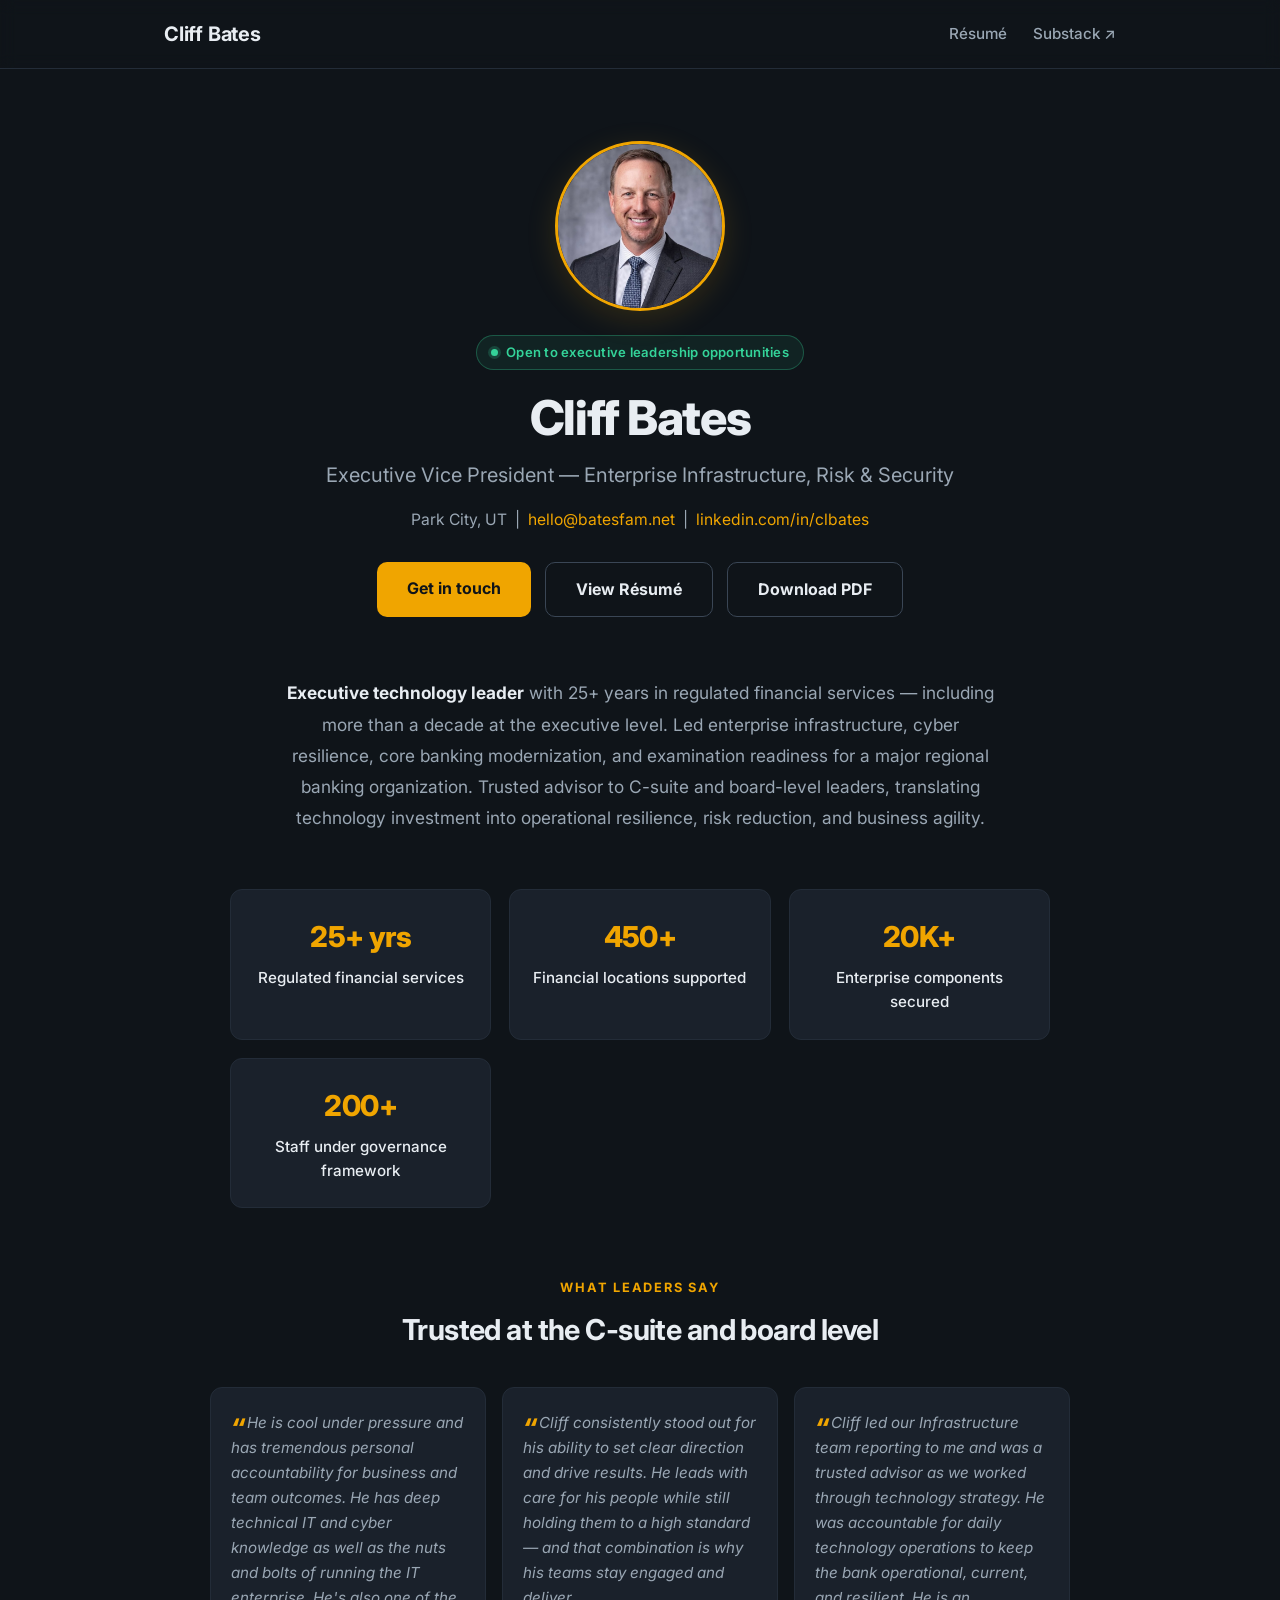
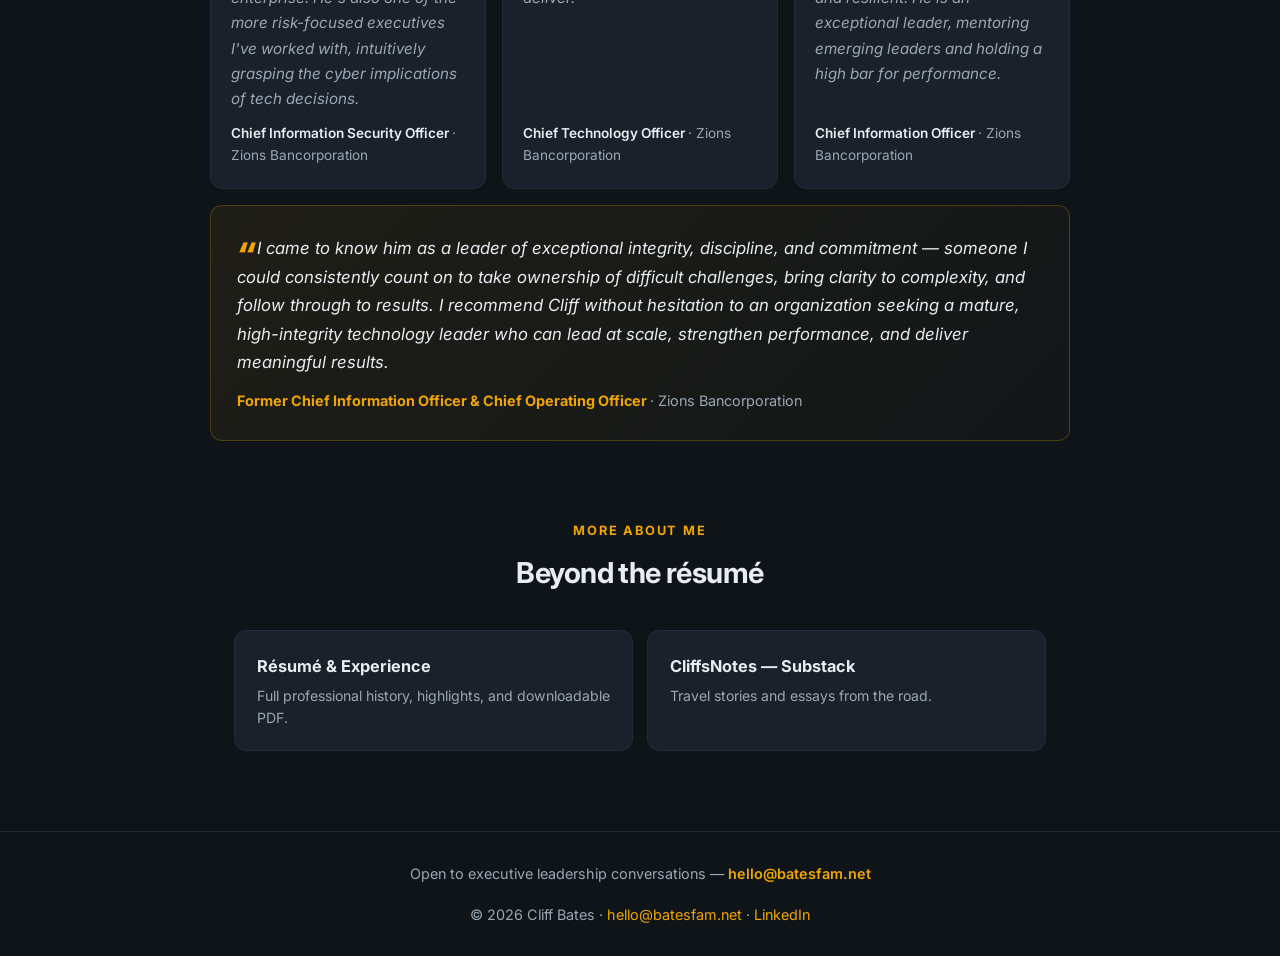
<file: index.html>
<!DOCTYPE html>
<html lang="en">
<head>
  <meta charset="UTF-8" />
  <meta name="viewport" content="width=device-width, initial-scale=1.0" />
  <title>Cliff Bates — Executive VP, Enterprise Infrastructure, Risk &amp; Security</title>
  <meta name="description" content="Cliff Bates — executive technology leader with 25+ years in regulated financial services. Enterprise infrastructure, cyber resilience, core banking modernization, and examination readiness. Open to executive leadership opportunities." />
  <meta property="og:type" content="profile" />
  <meta property="og:title" content="Cliff Bates — Executive VP, Enterprise Infrastructure, Risk & Security" />
  <meta property="og:description" content="Executive technology leader with 25+ years in regulated financial services. Enterprise infrastructure, cyber resilience, core banking modernization, and examination readiness." />
  <meta property="og:url" content="https://batesfam.net/" />
  <meta property="og:image" content="https://batesfam.net/images/headshot.jpg" />
  <meta name="twitter:card" content="summary_large_image" />
  <meta name="twitter:title" content="Cliff Bates — Executive VP, Enterprise Infrastructure, Risk & Security" />
  <meta name="twitter:description" content="Executive technology leader with 25+ years in regulated financial services. Open to executive leadership opportunities." />
  <meta name="twitter:image" content="https://batesfam.net/images/headshot.jpg" />
  <link rel="icon" type="image/svg+xml" href="/favicon.svg" />
  <link rel="stylesheet" href="styles.css" />
  <link rel="preconnect" href="https://fonts.googleapis.com" />
  <link rel="preconnect" href="https://fonts.gstatic.com" crossorigin />
  <link href="https://fonts.googleapis.com/css2?family=Inter:wght@400;500;600;700;800&display=swap" rel="stylesheet" />
  <script type="application/ld+json">
  {
    "@context": "https://schema.org",
    "@type": "Person",
    "name": "Cliff Bates",
    "jobTitle": "Executive Vice President, Enterprise Infrastructure, Risk & Security",
    "address": { "@type": "PostalAddress", "addressLocality": "Park City", "addressRegion": "UT" },
    "email": "mailto:hello@batesfam.net",
    "url": "https://batesfam.net",
    "sameAs": ["https://linkedin.com/in/clbates", "https://cliffbates.substack.com"]
  }
  </script>
  <script data-goatcounter="https://cliffy2323.goatcounter.com/count" async src="//gc.zgo.at/count.js"></script>
</head>
<body>
  <header class="site-header">
    <div class="wrap">
      <a class="brand" href="/">Cliff Bates</a>
      <nav>
        <a href="/resume.html">Résumé</a>
        <a href="https://cliffbates.substack.com" target="_blank" rel="noopener">Substack ↗</a>
      </nav>
    </div>
  </header>

  <div class="hero">
    <img class="headshot" src="/images/headshot.jpg" alt="Cliff Bates" width="640" height="592" />
    <span class="status"><span class="dot"></span>Open to executive leadership opportunities</span>
    <h1>Cliff Bates</h1>
    <p class="role">Executive Vice President — Enterprise Infrastructure, Risk &amp; Security</p>
    <p class="contact">
      Park City, UT &nbsp;|&nbsp; <a href="mailto:hello@batesfam.net">hello@batesfam.net</a>
      &nbsp;|&nbsp; <a href="https://linkedin.com/in/clbates" target="_blank" rel="noopener">linkedin.com/in/clbates</a>
    </p>
    <div class="actions">
      <a class="btn" href="mailto:hello@batesfam.net">Get in touch</a>
      <a class="btn ghost" href="/resume.html">View Résumé</a>
      <a class="btn ghost" href="/resume/Cliff_Bates_Resume.pdf" download>Download PDF</a>
    </div>
  </div>

  <div class="wrap">
    <p class="summary">
      <strong>Executive technology leader</strong> with 25+ years in regulated financial services — including more
      than a decade at the executive level. Led enterprise infrastructure, cyber resilience, core banking
      modernization, and examination readiness for a major regional banking organization. Trusted advisor to
      C-suite and board-level leaders, translating technology investment into operational resilience, risk
      reduction, and business agility.
    </p>
  </div>

  <div class="highlights">
    <div class="highlight"><div class="num">25+ yrs</div><div class="label">Regulated financial services</div></div>
    <div class="highlight"><div class="num">450+</div><div class="label">Financial locations supported</div></div>
    <div class="highlight"><div class="num">20K+</div><div class="label">Enterprise components secured</div></div>
    <div class="highlight"><div class="num">200+</div><div class="label">Staff under governance framework</div></div>
  </div>

  <div class="testimonials">
    <div class="section-head">
      <p class="kicker">What leaders say</p>
      <h2>Trusted at the C-suite and board level</h2>
    </div>
    <div class="quote-grid">
      <div class="quote-card">
        <blockquote>He is cool under pressure and has tremendous personal accountability for business and team outcomes. He has deep technical IT and cyber knowledge as well as the nuts and bolts of running the IT enterprise. He's also one of the more risk-focused executives I've worked with, intuitively grasping the cyber implications of tech decisions.</blockquote>
        <div class="who">Chief Information Security Officer <span class="title">· Zions Bancorporation</span></div>
      </div>
      <div class="quote-card">
        <blockquote>Cliff consistently stood out for his ability to set clear direction and drive results. He leads with care for his people while still holding them to a high standard — and that combination is why his teams stay engaged and deliver.</blockquote>
        <div class="who">Chief Technology Officer <span class="title">· Zions Bancorporation</span></div>
      </div>
      <div class="quote-card">
        <blockquote>Cliff led our Infrastructure team reporting to me and was a trusted advisor as we worked through technology strategy. He was accountable for daily technology operations to keep the bank operational, current, and resilient. He is an exceptional leader, mentoring emerging leaders and holding a high bar for performance.</blockquote>
        <div class="who">Chief Information Officer <span class="title">· Zions Bancorporation</span></div>
      </div>
    </div>
    <div class="quote-featured">
      <blockquote>I came to know him as a leader of exceptional integrity, discipline, and commitment — someone I could consistently count on to take ownership of difficult challenges, bring clarity to complexity, and follow through to results. I recommend Cliff without hesitation to an organization seeking a mature, high-integrity technology leader who can lead at scale, strengthen performance, and deliver meaningful results.</blockquote>
      <div class="who">Former Chief Information Officer &amp; Chief Operating Officer <span class="title">· Zions Bancorporation</span></div>
    </div>
  </div>

  <div class="wrap more">
    <div class="section-head">
      <p class="kicker">More about me</p>
      <h2>Beyond the résumé</h2>
    </div>
    <div class="links">
      <a class="link-card" href="/resume.html">
        <div class="t">Résumé &amp; Experience</div>
        <div class="d">Full professional history, highlights, and downloadable PDF.</div>
      </a>
      <a class="link-card" href="https://cliffbates.substack.com" target="_blank" rel="noopener">
        <div class="t">CliffsNotes — Substack</div>
        <div class="d">Travel stories and essays from the road.</div>
      </a>
    </div>
  </div>

  <footer class="site-footer">
    <div class="wrap">
      <p class="cta-line">Open to executive leadership conversations — <a href="mailto:hello@batesfam.net">hello@batesfam.net</a></p>
      <p>© 2026 Cliff Bates · <a href="mailto:hello@batesfam.net">hello@batesfam.net</a> · <a href="https://linkedin.com/in/clbates" target="_blank" rel="noopener">LinkedIn</a></p>
    </div>
  </footer>
</body>
</html>
</file>
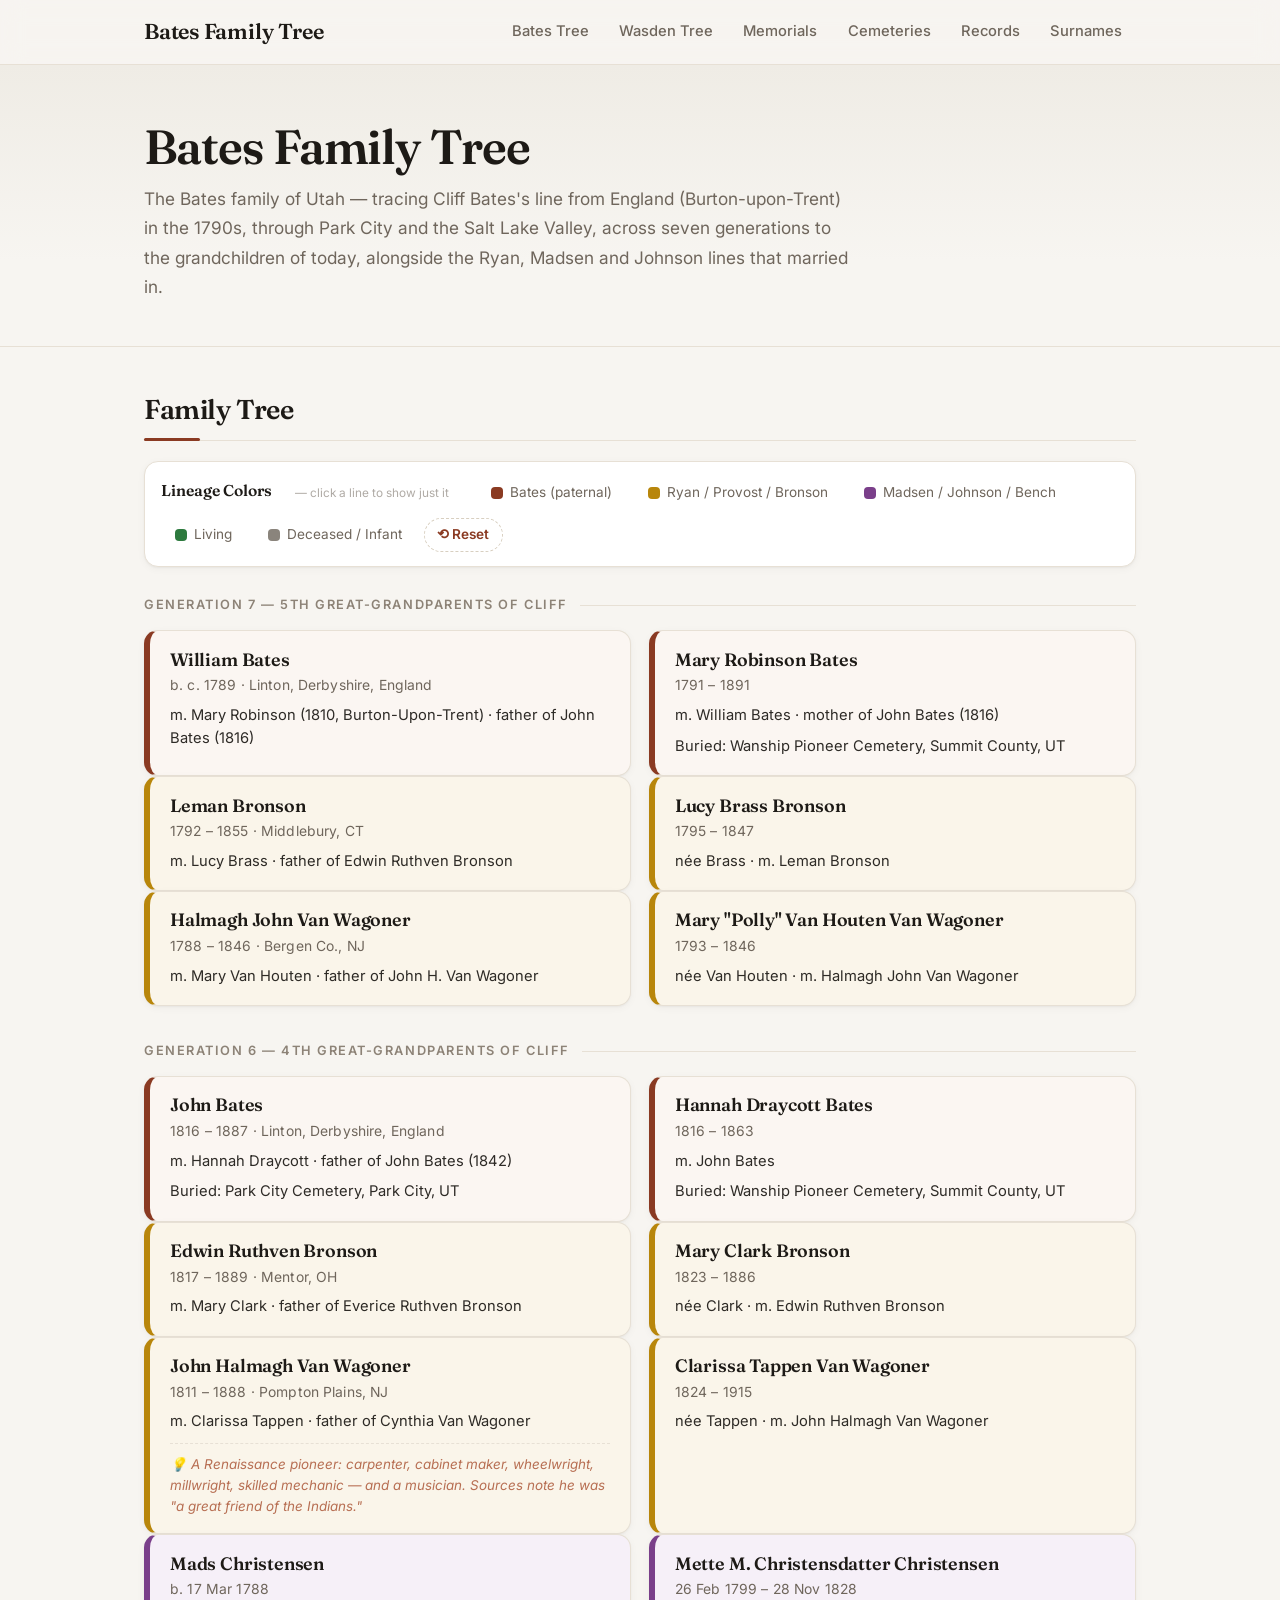
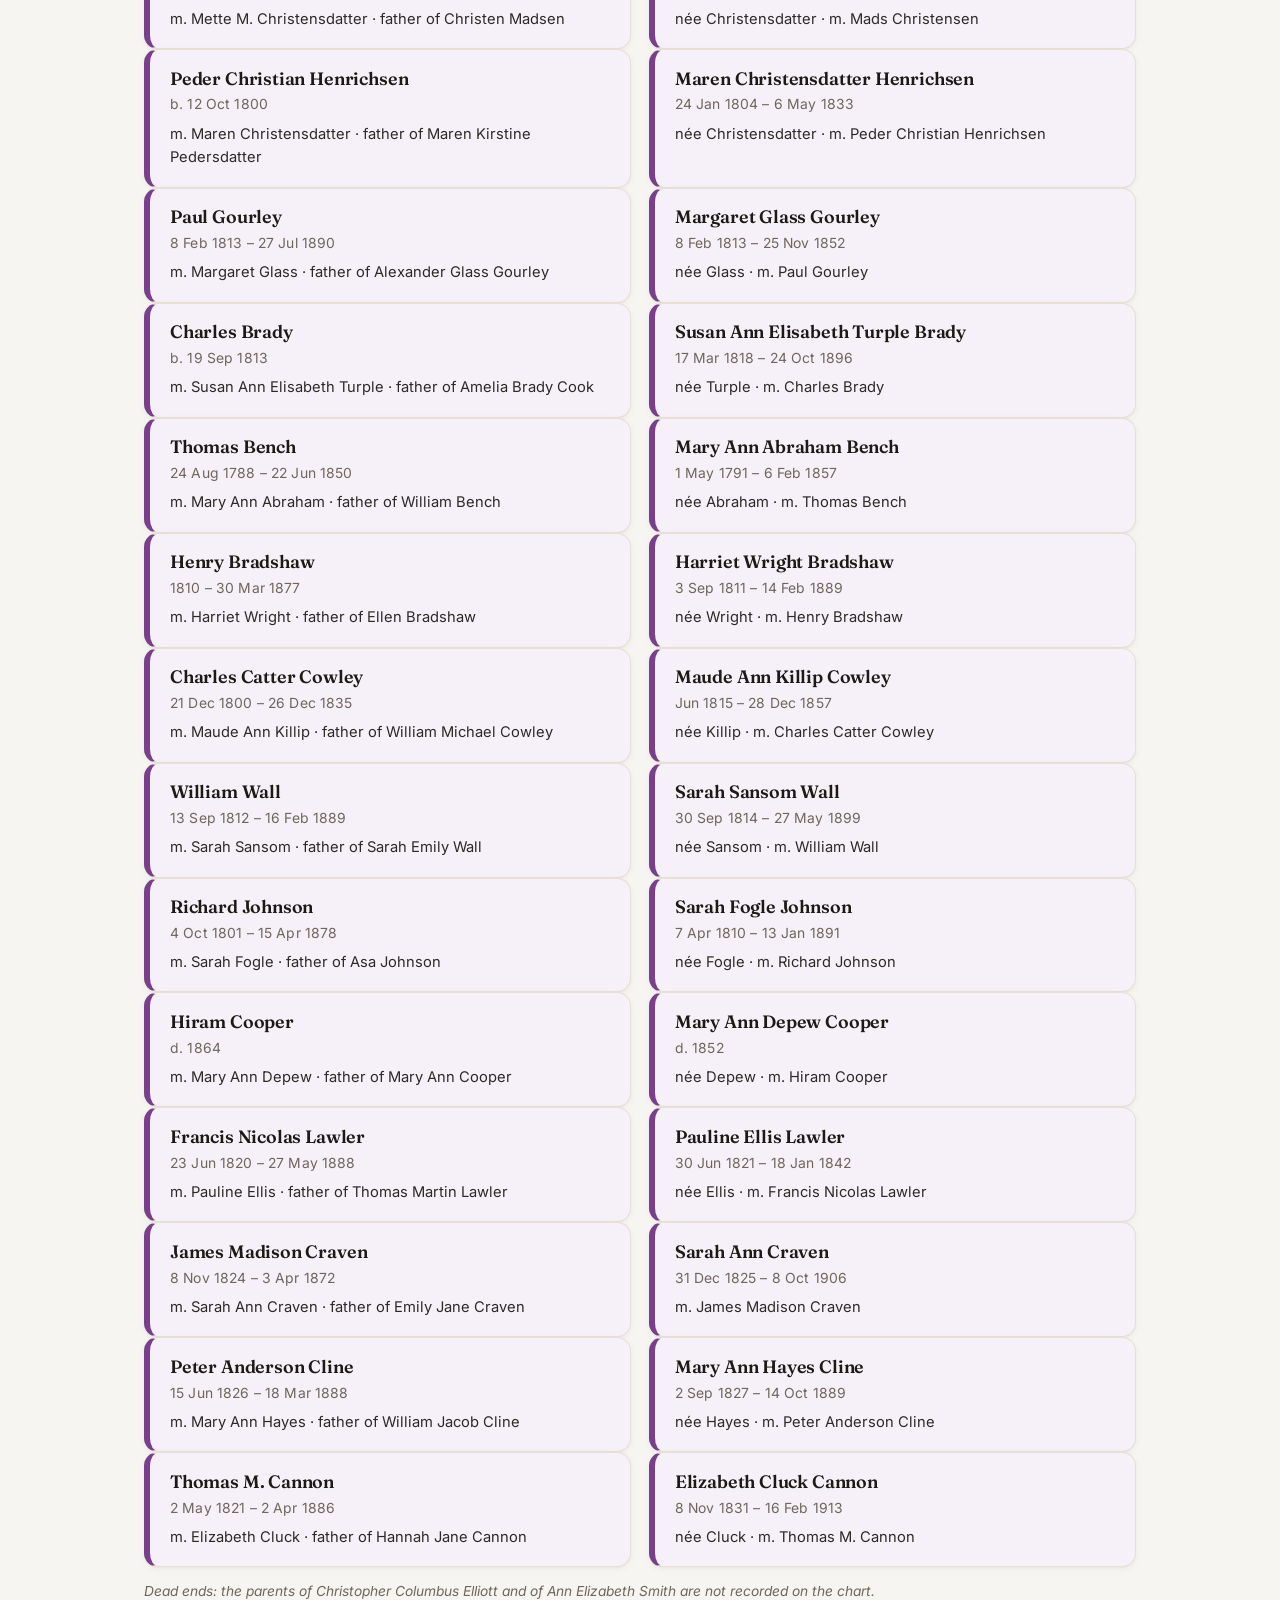
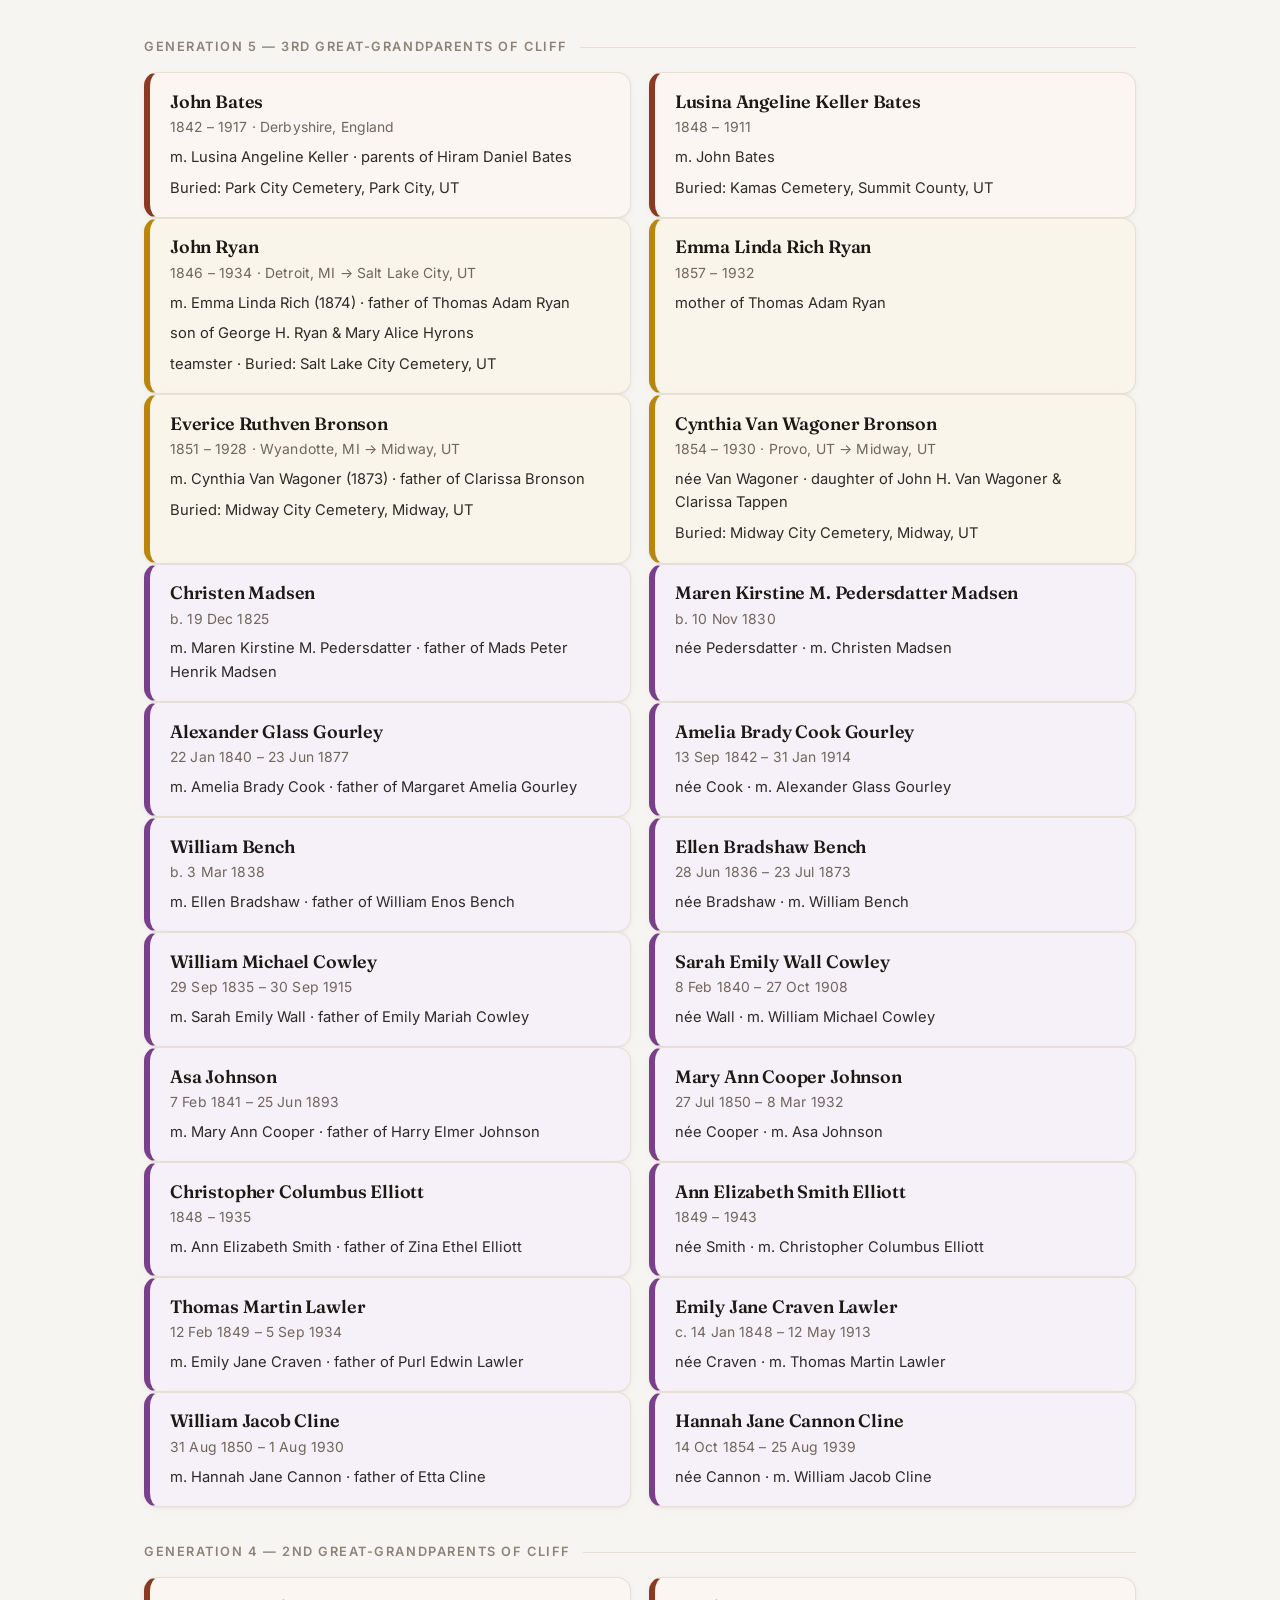
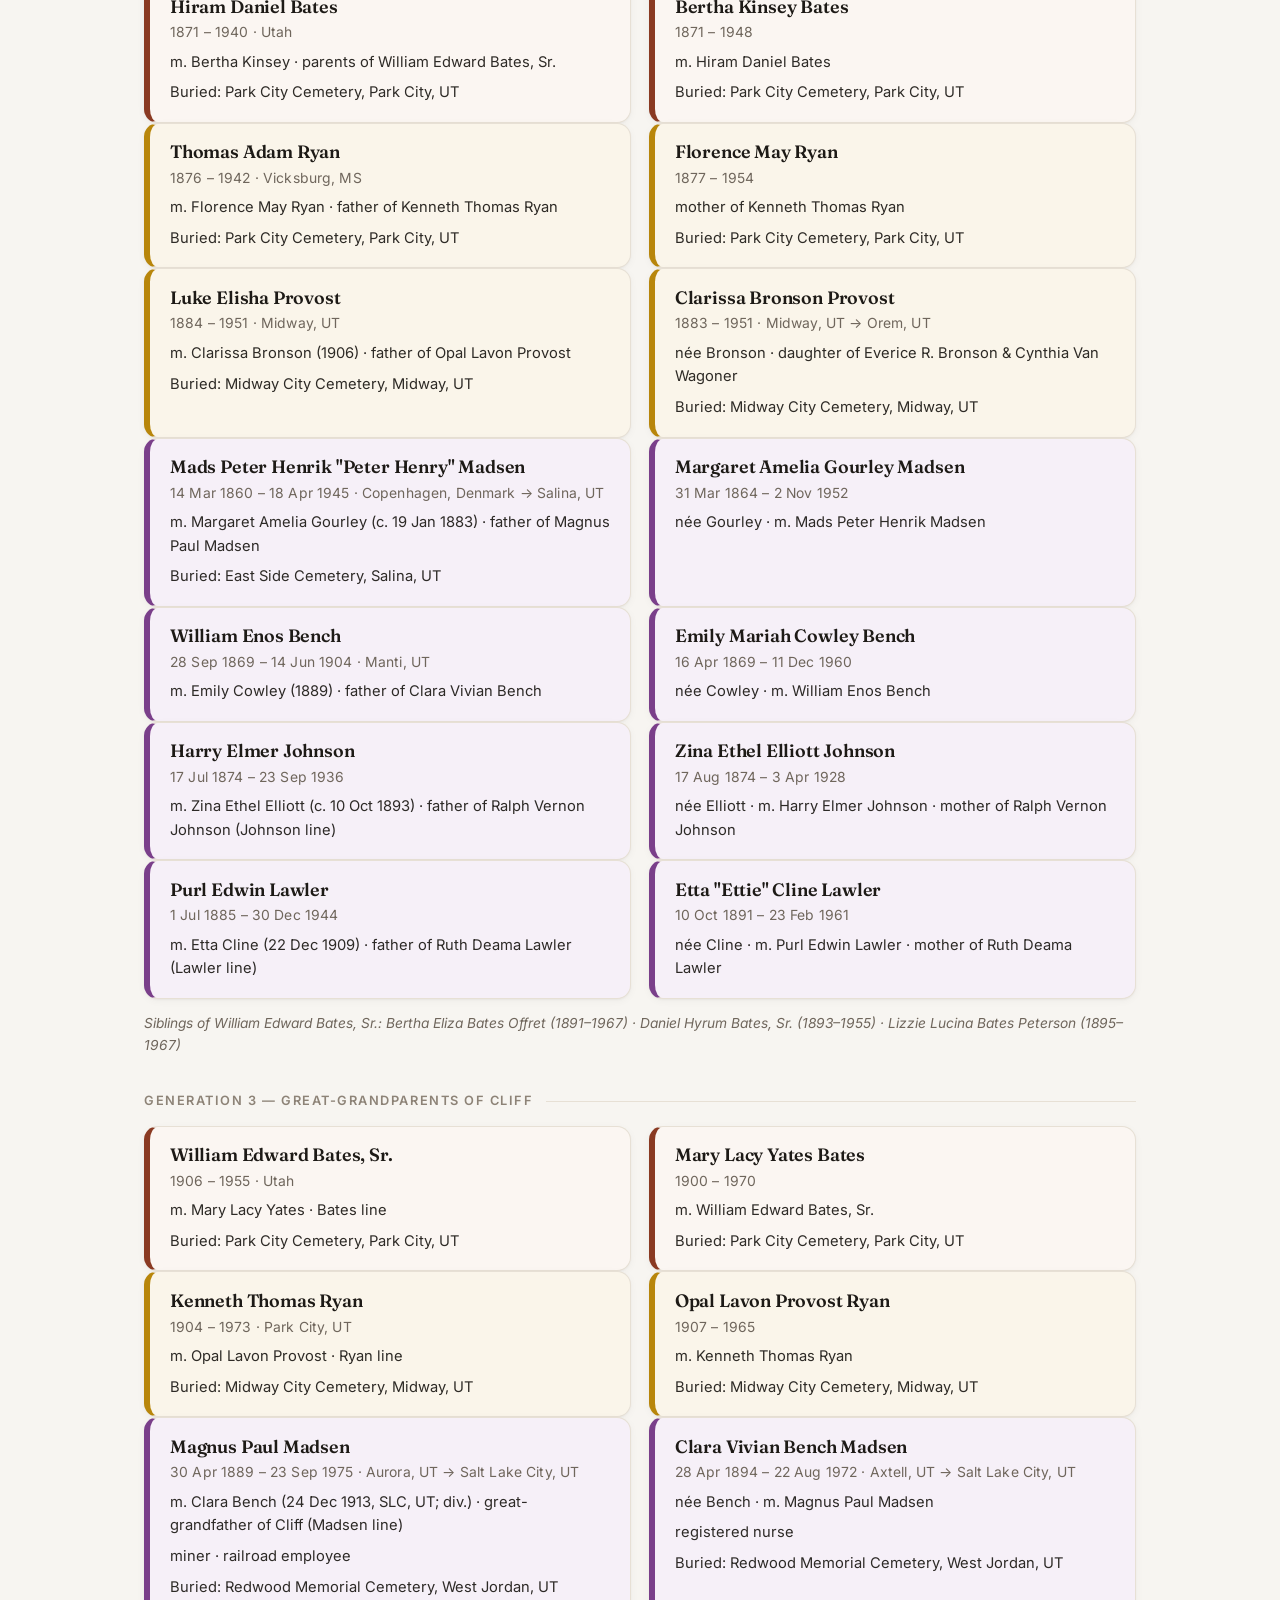
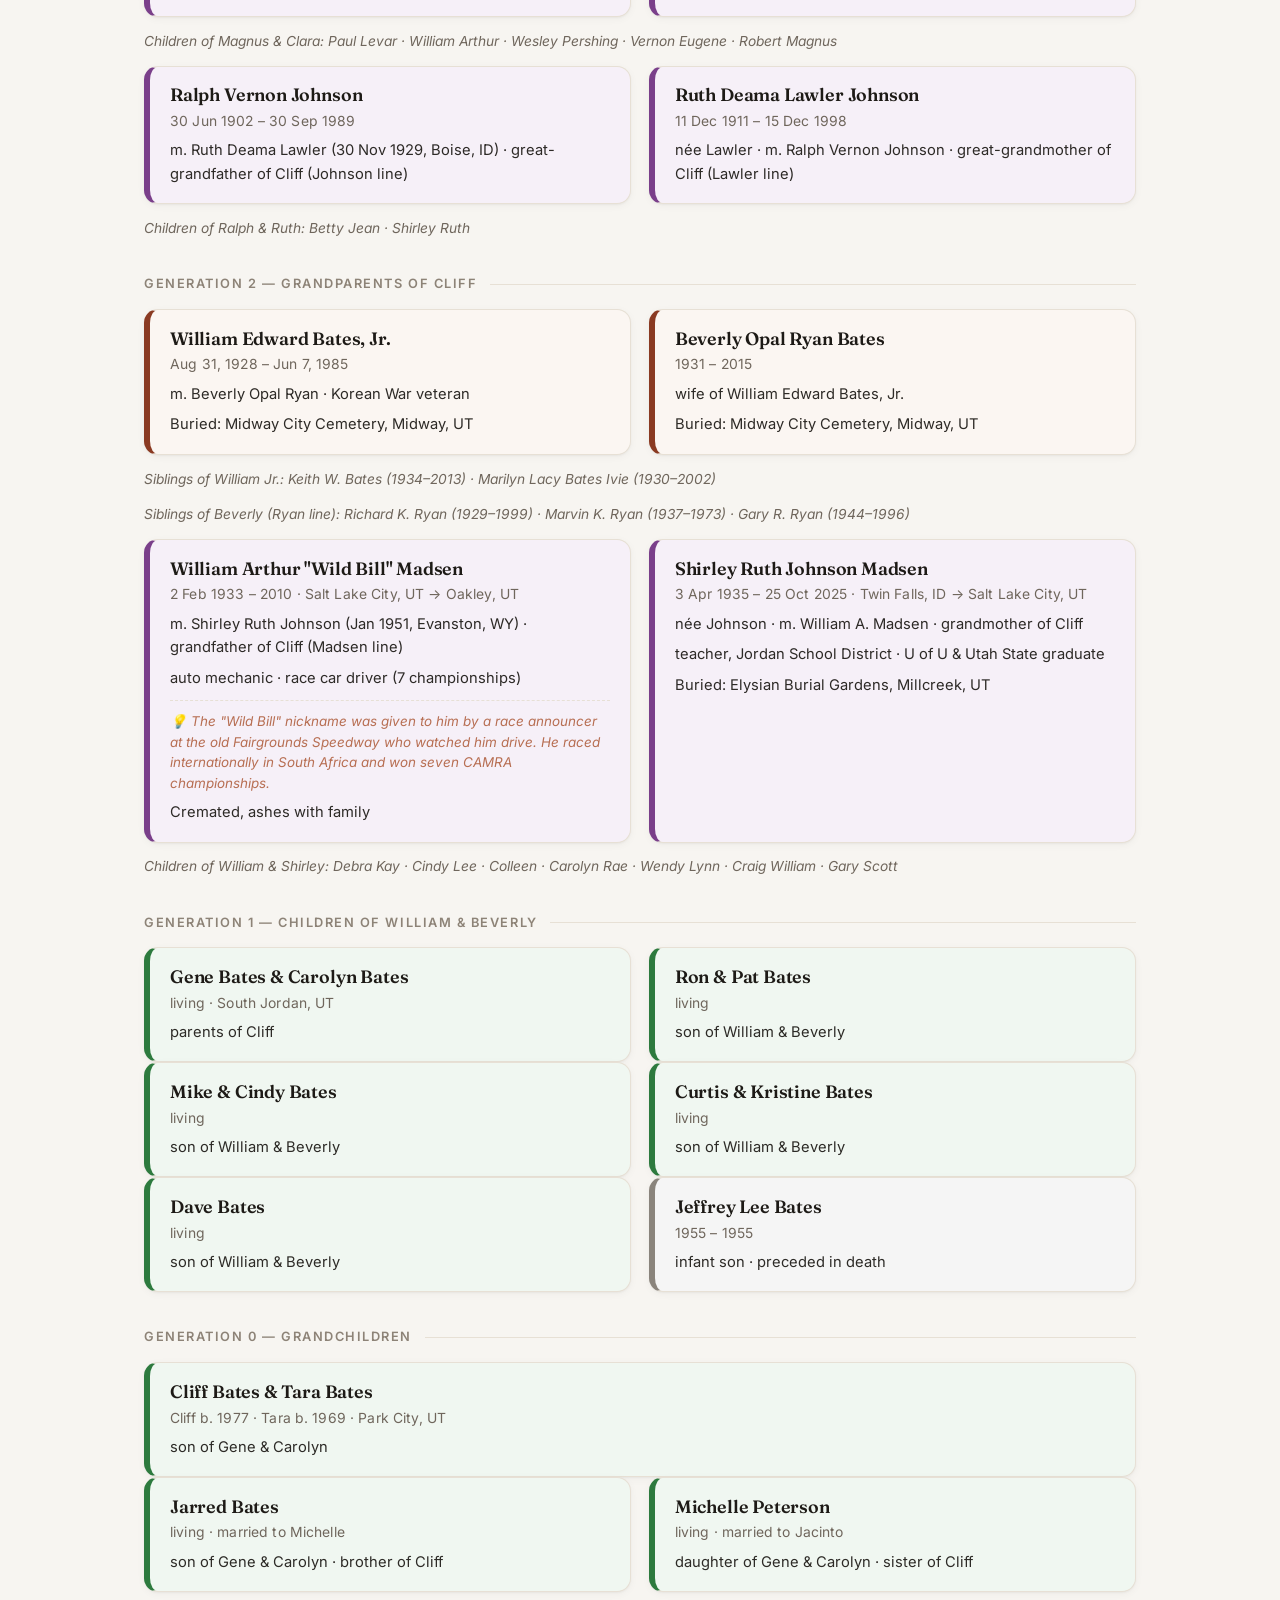
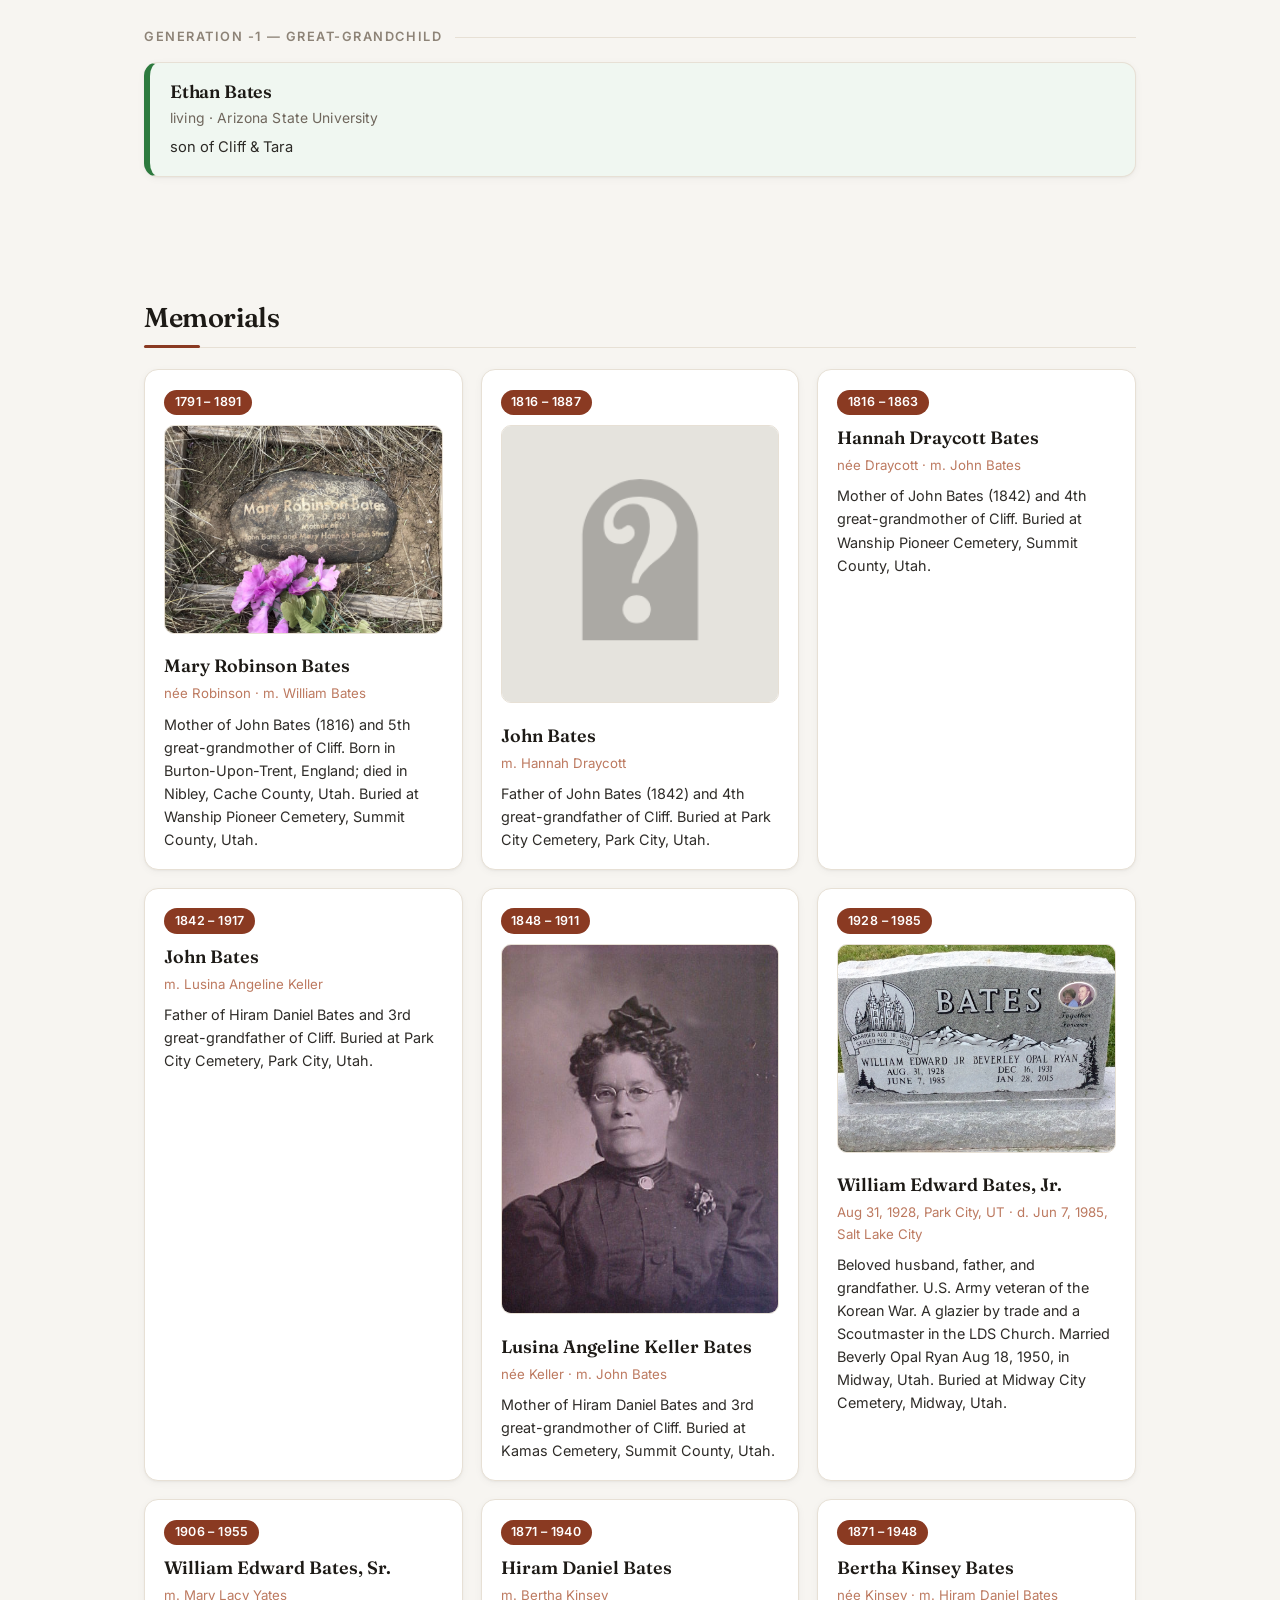
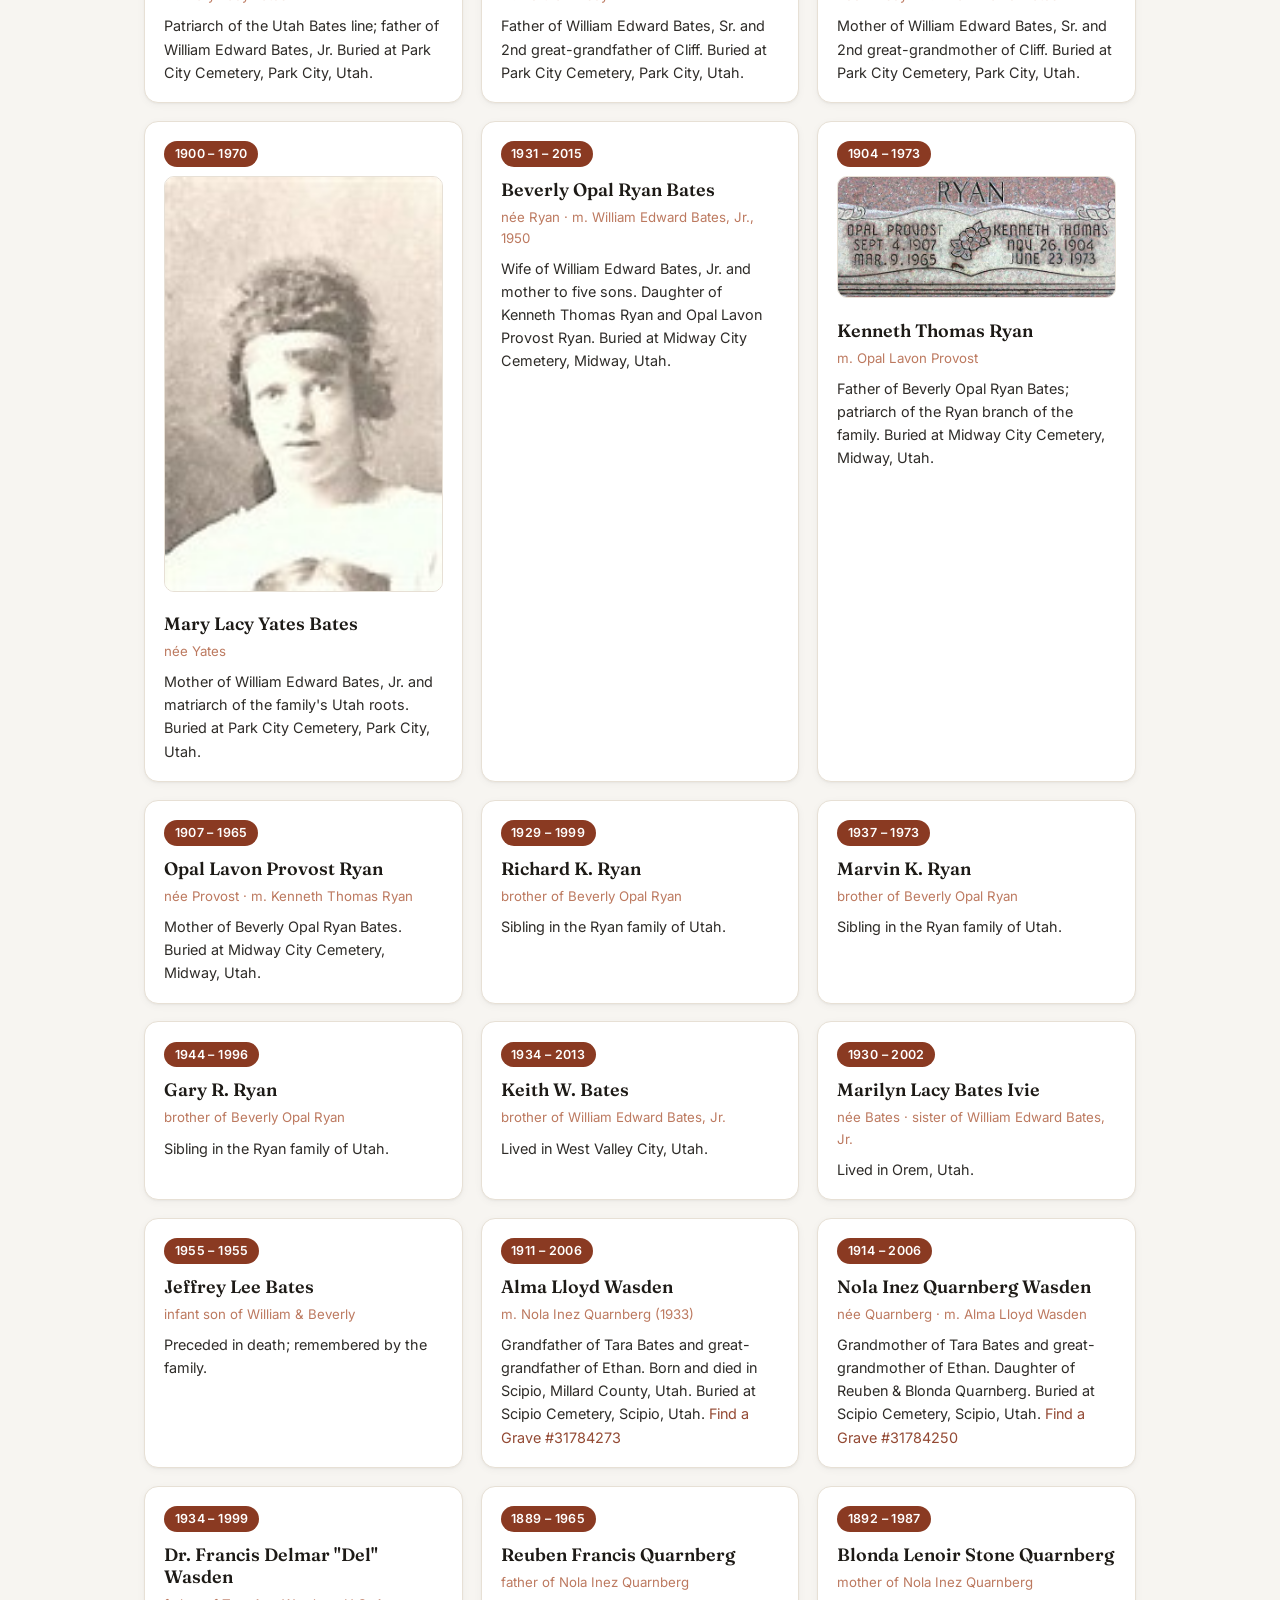
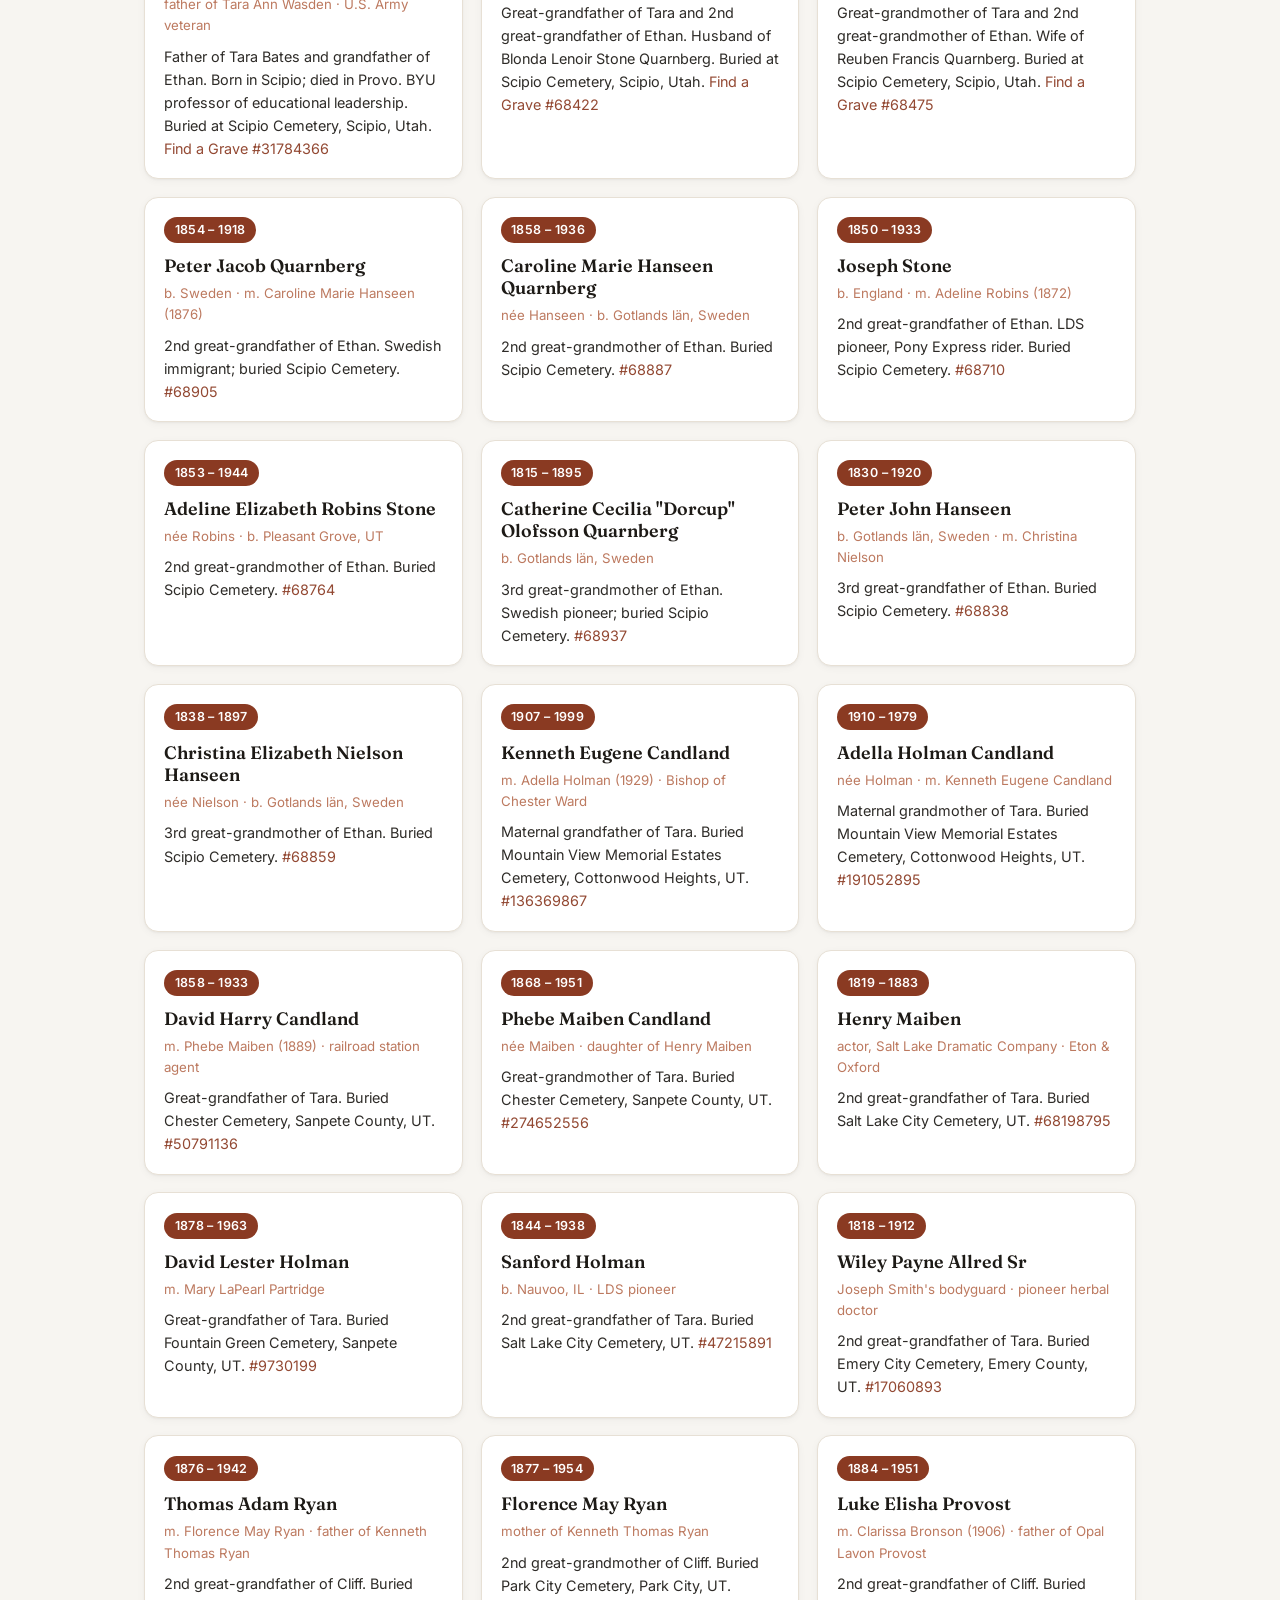
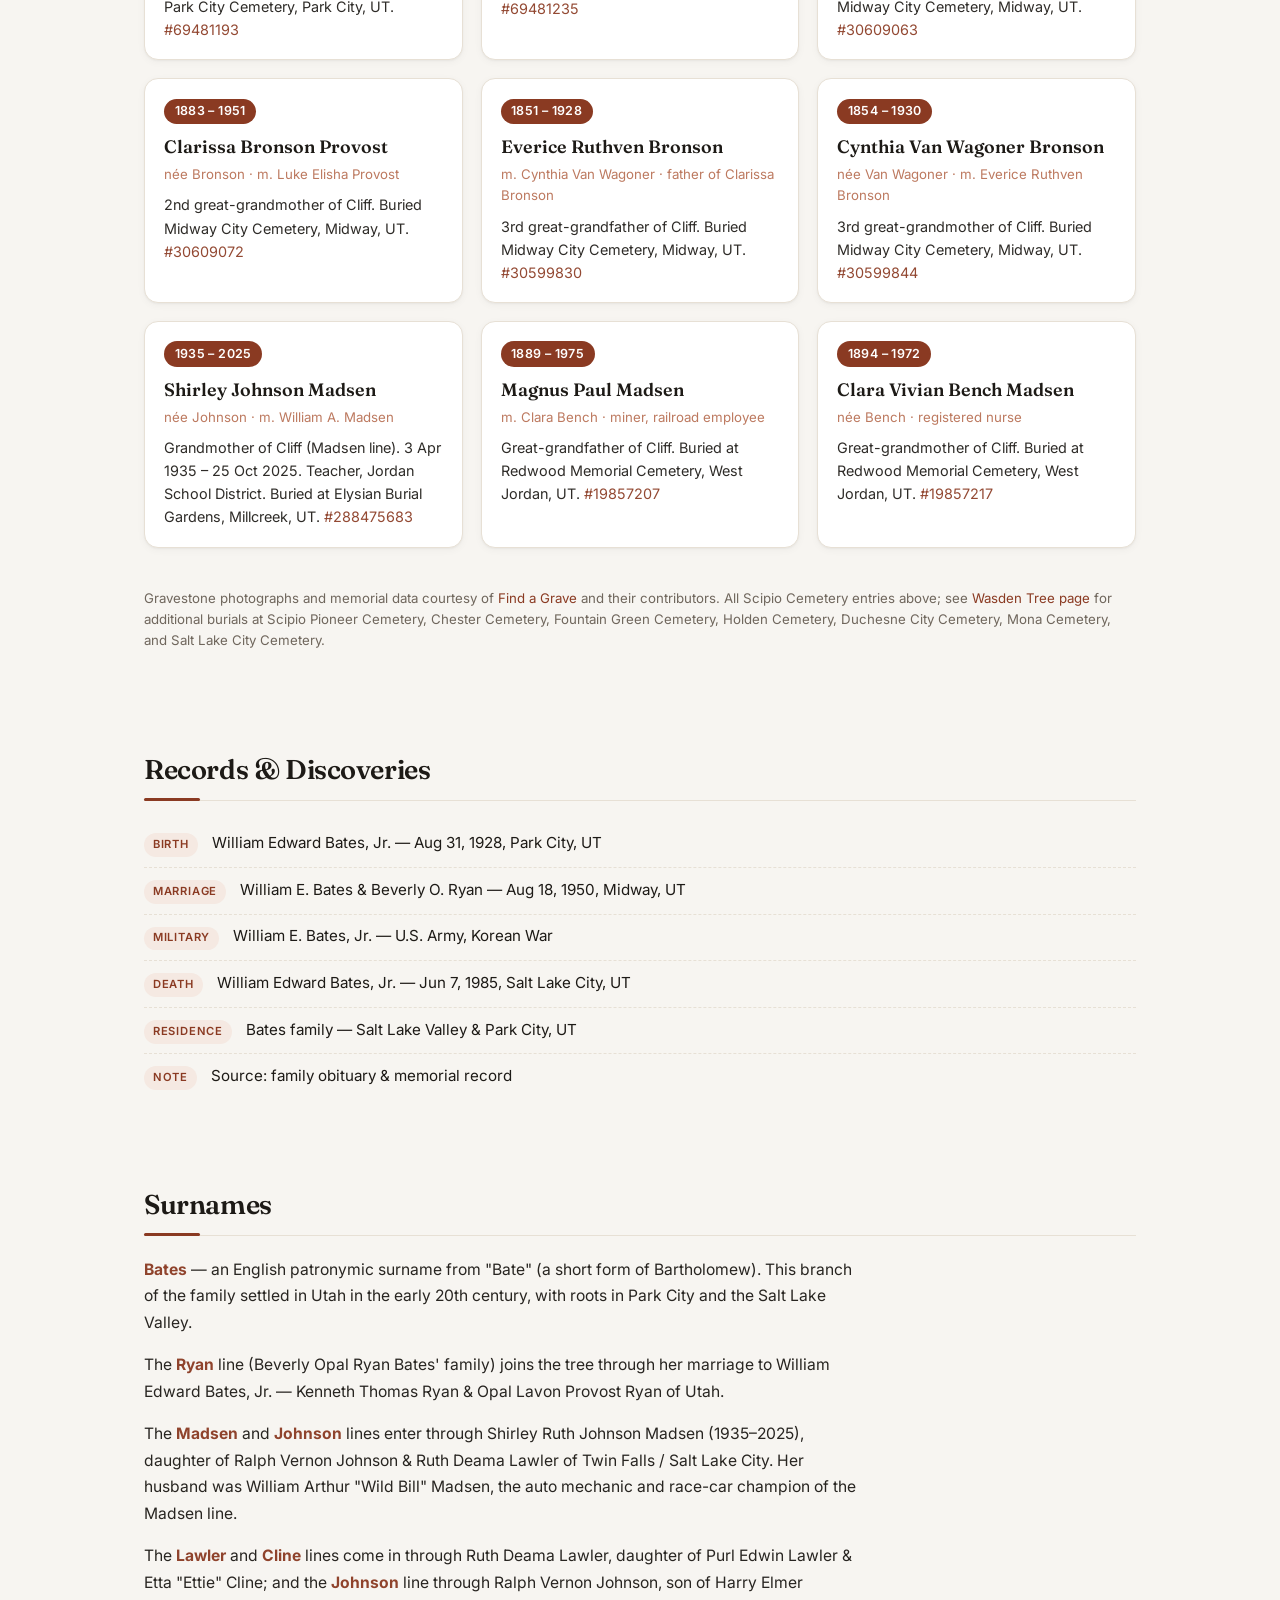
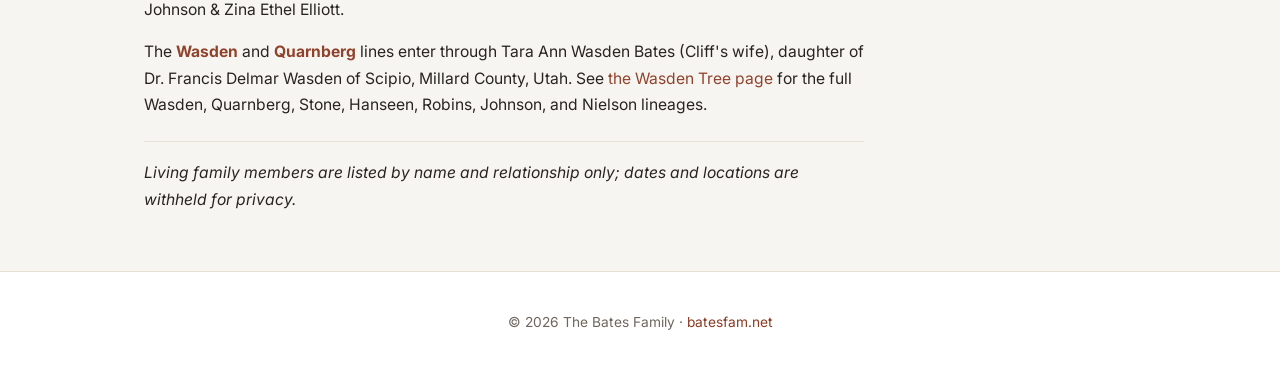
<file: bates-family-tree.html>
<!DOCTYPE html>
<html lang="en">
<head>
  <meta charset="UTF-8" />
  <meta name="viewport" content="width=device-width, initial-scale=1.0" />
  <title>Bates Family Tree</title>
  <link rel="preconnect" href="https://fonts.googleapis.com" />
  <link rel="preconnect" href="https://fonts.gstatic.com" crossorigin />
  <link href="https://fonts.googleapis.com/css2?family=Fraunces:opsz,wght@9..144,500;9..144,600;9..144,700&family=Inter:wght@400;500;600&display=swap" rel="stylesheet" />
  <link rel="stylesheet" href="genealogy.css" />

<script data-goatcounter="https://cliffy2323.goatcounter.com/count" async src="//gc.zgo.at/count.js"></script></head>
<body>
  <header class="site-header">
    <div class="wrap">
      <a class="brand" href="/bates-family-tree.html">Bates Family Tree</a>
      <nav>
        <a href="#tree">Bates Tree</a>
        <a href="wasden-family-tree.html#tree">Wasden Tree</a>
        <a href="#memorials">Memorials</a>
        <a href="cemeteries.html">Cemeteries</a>
        <a href="#records">Records</a>
        <a href="#surnames">Surnames</a>
      </nav>
    </div>
  </header>

  <section class="hero">
    <div class="wrap">
      <h1>Bates Family Tree</h1>
      <p class="tagline">
        The Bates family of Utah — tracing Cliff Bates's line from England
        (Burton-upon-Trent) in the 1790s, through Park City and the Salt Lake
        Valley, across seven generations to the grandchildren of today, alongside
        the Ryan, Madsen and Johnson lines that married in.
      </p>
    </div>
  </section>

  <section id="tree" class="tree">
    <div class="wrap">
      <h2>Family Tree</h2>

      <div class="legend">
        <h4>Lineage Colors <span class="hint">— click a line to show just it</span></h4>
        <span data-line="bates"><i class="swatch-bates"></i> Bates (paternal)</span>
        <span data-line="ryan"><i class="swatch-ryan"></i> Ryan / Provost / Bronson</span>
        <span data-line="madsen"><i class="swatch-madsen"></i> Madsen / Johnson / Bench</span>
        <span data-line="living"><i class="swatch-living"></i> Living</span>
        <span data-line="deceased"><i class="swatch-deceased"></i> Deceased / Infant</span>
        <span class="legend-reset" title="Show all lines">⟲ Reset</span>
      </div>

      <div class="gen">
        <h3>Generation 7 — 5th Great-Grandparents of Cliff</h3>
        <div class="couple">
          <div class="node">
            <span class="name">William Bates</span>
            <span class="meta">b. c. 1789 · Linton, Derbyshire, England</span>
            <span class="rel">m. Mary Robinson (1810, Burton-Upon-Trent) · father of John Bates (1816)</span>
          </div>
          <div class="node">
            <span class="name">Mary Robinson Bates</span>
            <span class="meta">1791 – 1891</span>
            <span class="rel">m. William Bates · mother of John Bates (1816)</span>
            <span class="rel">Buried: Wanship Pioneer Cemetery, Summit County, UT</span>
          </div>
        </div>
        <div class="couple">
          <div class="node ryan">
            <span class="name">Leman Bronson</span>
            <span class="meta">1792 – 1855 · Middlebury, CT</span>
            <span class="rel">m. Lucy Brass · father of Edwin Ruthven Bronson</span>
          </div>
          <div class="node ryan">
            <span class="name">Lucy Brass Bronson</span>
            <span class="meta">1795 – 1847</span>
            <span class="rel">née Brass · m. Leman Bronson</span>
          </div>
        </div>
        <div class="couple">
          <div class="node ryan">
            <span class="name">Halmagh John Van Wagoner</span>
            <span class="meta">1788 – 1846 · Bergen Co., NJ</span>
            <span class="rel">m. Mary Van Houten · father of John H. Van Wagoner</span>
          </div>
          <div class="node ryan">
            <span class="name">Mary "Polly" Van Houten Van Wagoner</span>
            <span class="meta">1793 – 1846</span>
            <span class="rel">née Van Houten · m. Halmagh John Van Wagoner</span>
          </div>
        </div>
      </div>

      <div class="gen">
        <h3>Generation 6 — 4th Great-Grandparents of Cliff</h3>
        <div class="couple">
          <div class="node">
            <span class="name">John Bates</span>
            <span class="meta">1816 – 1887 · Linton, Derbyshire, England</span>
            <span class="rel">m. Hannah Draycott · father of John Bates (1842)</span>
            <span class="rel">Buried: Park City Cemetery, Park City, UT</span>
          </div>
          <div class="node">
            <span class="name">Hannah Draycott Bates</span>
            <span class="meta">1816 – 1863</span>
            <span class="rel">m. John Bates</span>
            <span class="rel">Buried: Wanship Pioneer Cemetery, Summit County, UT</span>
          </div>
        </div>
        <div class="couple">
          <div class="node ryan">
            <span class="name">Edwin Ruthven Bronson</span>
            <span class="meta">1817 – 1889 · Mentor, OH</span>
            <span class="rel">m. Mary Clark · father of Everice Ruthven Bronson</span>
          </div>
          <div class="node ryan">
            <span class="name">Mary Clark Bronson</span>
            <span class="meta">1823 – 1886</span>
            <span class="rel">née Clark · m. Edwin Ruthven Bronson</span>
          </div>
        </div>
        <div class="couple">
          <div class="node ryan">
            <span class="name">John Halmagh Van Wagoner</span>
            <span class="meta">1811 – 1888 · Pompton Plains, NJ</span>
            <span class="rel">m. Clarissa Tappen · father of Cynthia Van Wagoner</span>
            <span class="trivia">💡 A Renaissance pioneer: carpenter, cabinet maker, wheelwright, millwright, skilled mechanic — and a musician. Sources note he was "a great friend of the Indians."</span>
          </div>
          <div class="node ryan">
            <span class="name">Clarissa Tappen Van Wagoner</span>
            <span class="meta">1824 – 1915</span>
            <span class="rel">née Tappen · m. John Halmagh Van Wagoner</span>
          </div>
        </div>
        <div class="couple">
          <div class="node madsen">
            <span class="name">Mads Christensen</span>
            <span class="meta">b. 17 Mar 1788</span>
            <span class="rel">m. Mette M. Christensdatter · father of Christen Madsen</span>
          </div>
          <div class="node madsen">
            <span class="name">Mette M. Christensdatter Christensen</span>
            <span class="meta">26 Feb 1799 – 28 Nov 1828</span>
            <span class="rel">née Christensdatter · m. Mads Christensen</span>
          </div>
        </div>
        <div class="couple">
          <div class="node madsen">
            <span class="name">Peder Christian Henrichsen</span>
            <span class="meta">b. 12 Oct 1800</span>
            <span class="rel">m. Maren Christensdatter · father of Maren Kirstine Pedersdatter</span>
          </div>
          <div class="node madsen">
            <span class="name">Maren Christensdatter Henrichsen</span>
            <span class="meta">24 Jan 1804 – 6 May 1833</span>
            <span class="rel">née Christensdatter · m. Peder Christian Henrichsen</span>
          </div>
        </div>
        <div class="couple">
          <div class="node madsen">
            <span class="name">Paul Gourley</span>
            <span class="meta">8 Feb 1813 – 27 Jul 1890</span>
            <span class="rel">m. Margaret Glass · father of Alexander Glass Gourley</span>
          </div>
          <div class="node madsen">
            <span class="name">Margaret Glass Gourley</span>
            <span class="meta">8 Feb 1813 – 25 Nov 1852</span>
            <span class="rel">née Glass · m. Paul Gourley</span>
          </div>
        </div>
        <div class="couple">
          <div class="node madsen">
            <span class="name">Charles Brady</span>
            <span class="meta">b. 19 Sep 1813</span>
            <span class="rel">m. Susan Ann Elisabeth Turple · father of Amelia Brady Cook</span>
          </div>
          <div class="node madsen">
            <span class="name">Susan Ann Elisabeth Turple Brady</span>
            <span class="meta">17 Mar 1818 – 24 Oct 1896</span>
            <span class="rel">née Turple · m. Charles Brady</span>
          </div>
        </div>
        <div class="couple">
          <div class="node madsen">
            <span class="name">Thomas Bench</span>
            <span class="meta">24 Aug 1788 – 22 Jun 1850</span>
            <span class="rel">m. Mary Ann Abraham · father of William Bench</span>
          </div>
          <div class="node madsen">
            <span class="name">Mary Ann Abraham Bench</span>
            <span class="meta">1 May 1791 – 6 Feb 1857</span>
            <span class="rel">née Abraham · m. Thomas Bench</span>
          </div>
        </div>
        <div class="couple">
          <div class="node madsen">
            <span class="name">Henry Bradshaw</span>
            <span class="meta">1810 – 30 Mar 1877</span>
            <span class="rel">m. Harriet Wright · father of Ellen Bradshaw</span>
          </div>
          <div class="node madsen">
            <span class="name">Harriet Wright Bradshaw</span>
            <span class="meta">3 Sep 1811 – 14 Feb 1889</span>
            <span class="rel">née Wright · m. Henry Bradshaw</span>
          </div>
        </div>
        <div class="couple">
          <div class="node madsen">
            <span class="name">Charles Catter Cowley</span>
            <span class="meta">21 Dec 1800 – 26 Dec 1835</span>
            <span class="rel">m. Maude Ann Killip · father of William Michael Cowley</span>
          </div>
          <div class="node madsen">
            <span class="name">Maude Ann Killip Cowley</span>
            <span class="meta">Jun 1815 – 28 Dec 1857</span>
            <span class="rel">née Killip · m. Charles Catter Cowley</span>
          </div>
        </div>
        <div class="couple">
          <div class="node madsen">
            <span class="name">William Wall</span>
            <span class="meta">13 Sep 1812 – 16 Feb 1889</span>
            <span class="rel">m. Sarah Sansom · father of Sarah Emily Wall</span>
          </div>
          <div class="node madsen">
            <span class="name">Sarah Sansom Wall</span>
            <span class="meta">30 Sep 1814 – 27 May 1899</span>
            <span class="rel">née Sansom · m. William Wall</span>
          </div>
        </div>
        <div class="couple">
          <div class="node madsen">
            <span class="name">Richard Johnson</span>
            <span class="meta">4 Oct 1801 – 15 Apr 1878</span>
            <span class="rel">m. Sarah Fogle · father of Asa Johnson</span>
          </div>
          <div class="node madsen">
            <span class="name">Sarah Fogle Johnson</span>
            <span class="meta">7 Apr 1810 – 13 Jan 1891</span>
            <span class="rel">née Fogle · m. Richard Johnson</span>
          </div>
        </div>
        <div class="couple">
          <div class="node madsen">
            <span class="name">Hiram Cooper</span>
            <span class="meta">d. 1864</span>
            <span class="rel">m. Mary Ann Depew · father of Mary Ann Cooper</span>
          </div>
          <div class="node madsen">
            <span class="name">Mary Ann Depew Cooper</span>
            <span class="meta">d. 1852</span>
            <span class="rel">née Depew · m. Hiram Cooper</span>
          </div>
        </div>
        <div class="couple">
          <div class="node madsen">
            <span class="name">Francis Nicolas Lawler</span>
            <span class="meta">23 Jun 1820 – 27 May 1888</span>
            <span class="rel">m. Pauline Ellis · father of Thomas Martin Lawler</span>
          </div>
          <div class="node madsen">
            <span class="name">Pauline Ellis Lawler</span>
            <span class="meta">30 Jun 1821 – 18 Jan 1842</span>
            <span class="rel">née Ellis · m. Francis Nicolas Lawler</span>
          </div>
        </div>
        <div class="couple">
          <div class="node madsen">
            <span class="name">James Madison Craven</span>
            <span class="meta">8 Nov 1824 – 3 Apr 1872</span>
            <span class="rel">m. Sarah Ann Craven · father of Emily Jane Craven</span>
          </div>
          <div class="node madsen">
            <span class="name">Sarah Ann Craven</span>
            <span class="meta">31 Dec 1825 – 8 Oct 1906</span>
            <span class="rel">m. James Madison Craven</span>
          </div>
        </div>
        <div class="couple">
          <div class="node madsen">
            <span class="name">Peter Anderson Cline</span>
            <span class="meta">15 Jun 1826 – 18 Mar 1888</span>
            <span class="rel">m. Mary Ann Hayes · father of William Jacob Cline</span>
          </div>
          <div class="node madsen">
            <span class="name">Mary Ann Hayes Cline</span>
            <span class="meta">2 Sep 1827 – 14 Oct 1889</span>
            <span class="rel">née Hayes · m. Peter Anderson Cline</span>
          </div>
        </div>
        <div class="couple">
          <div class="node madsen">
            <span class="name">Thomas M. Cannon</span>
            <span class="meta">2 May 1821 – 2 Apr 1886</span>
            <span class="rel">m. Elizabeth Cluck · father of Hannah Jane Cannon</span>
          </div>
          <div class="node madsen">
            <span class="name">Elizabeth Cluck Cannon</span>
            <span class="meta">8 Nov 1831 – 16 Feb 1913</span>
            <span class="rel">née Cluck · m. Thomas M. Cannon</span>
          </div>
        </div>
        <p class="sibnote">Dead ends: the parents of Christopher Columbus Elliott and of Ann Elizabeth Smith are not recorded on the chart.</p>
      </div>

      <div class="gen">
        <h3>Generation 5 — 3rd Great-Grandparents of Cliff</h3>
        <div class="couple">
          <div class="node">
            <span class="name">John Bates</span>
            <span class="meta">1842 – 1917 · Derbyshire, England</span>
            <span class="rel">m. Lusina Angeline Keller · parents of Hiram Daniel Bates</span>
            <span class="rel">Buried: Park City Cemetery, Park City, UT</span>
          </div>
          <div class="node">
            <span class="name">Lusina Angeline Keller Bates</span>
            <span class="meta">1848 – 1911</span>
            <span class="rel">m. John Bates</span>
            <span class="rel">Buried: Kamas Cemetery, Summit County, UT</span>
          </div>
        </div>
        <div class="couple">
          <div class="node ryan">
            <span class="name">John Ryan</span>
            <span class="meta">1846 – 1934 · Detroit, MI → Salt Lake City, UT</span>
            <span class="rel">m. Emma Linda Rich (1874) · father of Thomas Adam Ryan</span>
            <span class="rel">son of George H. Ryan &amp; Mary Alice Hyrons</span>
            <span class="rel">teamster · Buried: Salt Lake City Cemetery, UT</span>
          </div>
          <div class="node ryan">
            <span class="name">Emma Linda Rich Ryan</span>
            <span class="meta">1857 – 1932</span>
            <span class="rel">mother of Thomas Adam Ryan</span>
          </div>
        </div>
        <div class="couple">
          <div class="node ryan">
            <span class="name">Everice Ruthven Bronson</span>
            <span class="meta">1851 – 1928 · Wyandotte, MI → Midway, UT</span>
            <span class="rel">m. Cynthia Van Wagoner (1873) · father of Clarissa Bronson</span>
            <span class="rel">Buried: Midway City Cemetery, Midway, UT</span>
          </div>
          <div class="node ryan">
            <span class="name">Cynthia Van Wagoner Bronson</span>
            <span class="meta">1854 – 1930 · Provo, UT → Midway, UT</span>
            <span class="rel">née Van Wagoner · daughter of John H. Van Wagoner &amp; Clarissa Tappen</span>
            <span class="rel">Buried: Midway City Cemetery, Midway, UT</span>
          </div>
        </div>
        <div class="couple">
          <div class="node madsen">
            <span class="name">Christen Madsen</span>
            <span class="meta">b. 19 Dec 1825</span>
            <span class="rel">m. Maren Kirstine M. Pedersdatter · father of Mads Peter Henrik Madsen</span>
          </div>
          <div class="node madsen">
            <span class="name">Maren Kirstine M. Pedersdatter Madsen</span>
            <span class="meta">b. 10 Nov 1830</span>
            <span class="rel">née Pedersdatter · m. Christen Madsen</span>
          </div>
        </div>
        <div class="couple">
          <div class="node madsen">
            <span class="name">Alexander Glass Gourley</span>
            <span class="meta">22 Jan 1840 – 23 Jun 1877</span>
            <span class="rel">m. Amelia Brady Cook · father of Margaret Amelia Gourley</span>
          </div>
          <div class="node madsen">
            <span class="name">Amelia Brady Cook Gourley</span>
            <span class="meta">13 Sep 1842 – 31 Jan 1914</span>
            <span class="rel">née Cook · m. Alexander Glass Gourley</span>
          </div>
        </div>
        <div class="couple">
          <div class="node madsen">
            <span class="name">William Bench</span>
            <span class="meta">b. 3 Mar 1838</span>
            <span class="rel">m. Ellen Bradshaw · father of William Enos Bench</span>
          </div>
          <div class="node madsen">
            <span class="name">Ellen Bradshaw Bench</span>
            <span class="meta">28 Jun 1836 – 23 Jul 1873</span>
            <span class="rel">née Bradshaw · m. William Bench</span>
          </div>
        </div>
        <div class="couple">
          <div class="node madsen">
            <span class="name">William Michael Cowley</span>
            <span class="meta">29 Sep 1835 – 30 Sep 1915</span>
            <span class="rel">m. Sarah Emily Wall · father of Emily Mariah Cowley</span>
          </div>
          <div class="node madsen">
            <span class="name">Sarah Emily Wall Cowley</span>
            <span class="meta">8 Feb 1840 – 27 Oct 1908</span>
            <span class="rel">née Wall · m. William Michael Cowley</span>
          </div>
        </div>
        <div class="couple">
          <div class="node madsen">
            <span class="name">Asa Johnson</span>
            <span class="meta">7 Feb 1841 – 25 Jun 1893</span>
            <span class="rel">m. Mary Ann Cooper · father of Harry Elmer Johnson</span>
          </div>
          <div class="node madsen">
            <span class="name">Mary Ann Cooper Johnson</span>
            <span class="meta">27 Jul 1850 – 8 Mar 1932</span>
            <span class="rel">née Cooper · m. Asa Johnson</span>
          </div>
        </div>
        <div class="couple">
          <div class="node madsen">
            <span class="name">Christopher Columbus Elliott</span>
            <span class="meta">1848 – 1935</span>
            <span class="rel">m. Ann Elizabeth Smith · father of Zina Ethel Elliott</span>
          </div>
          <div class="node madsen">
            <span class="name">Ann Elizabeth Smith Elliott</span>
            <span class="meta">1849 – 1943</span>
            <span class="rel">née Smith · m. Christopher Columbus Elliott</span>
          </div>
        </div>
        <div class="couple">
          <div class="node madsen">
            <span class="name">Thomas Martin Lawler</span>
            <span class="meta">12 Feb 1849 – 5 Sep 1934</span>
            <span class="rel">m. Emily Jane Craven · father of Purl Edwin Lawler</span>
          </div>
          <div class="node madsen">
            <span class="name">Emily Jane Craven Lawler</span>
            <span class="meta">c. 14 Jan 1848 – 12 May 1913</span>
            <span class="rel">née Craven · m. Thomas Martin Lawler</span>
          </div>
        </div>
        <div class="couple">
          <div class="node madsen">
            <span class="name">William Jacob Cline</span>
            <span class="meta">31 Aug 1850 – 1 Aug 1930</span>
            <span class="rel">m. Hannah Jane Cannon · father of Etta Cline</span>
          </div>
          <div class="node madsen">
            <span class="name">Hannah Jane Cannon Cline</span>
            <span class="meta">14 Oct 1854 – 25 Aug 1939</span>
            <span class="rel">née Cannon · m. William Jacob Cline</span>
          </div>
        </div>
      </div>

      <div class="gen">
        <h3>Generation 4 — 2nd Great-Grandparents of Cliff</h3>
        <div class="couple">
          <div class="node">
            <span class="name">Hiram Daniel Bates</span>
            <span class="meta">1871 – 1940 · Utah</span>
            <span class="rel">m. Bertha Kinsey · parents of William Edward Bates, Sr.</span>
            <span class="rel">Buried: Park City Cemetery, Park City, UT</span>
          </div>
          <div class="node">
            <span class="name">Bertha Kinsey Bates</span>
            <span class="meta">1871 – 1948</span>
            <span class="rel">m. Hiram Daniel Bates</span>
            <span class="rel">Buried: Park City Cemetery, Park City, UT</span>
          </div>
        </div>
        <div class="couple">
          <div class="node ryan">
            <span class="name">Thomas Adam Ryan</span>
            <span class="meta">1876 – 1942 · Vicksburg, MS</span>
            <span class="rel">m. Florence May Ryan · father of Kenneth Thomas Ryan</span>
            <span class="rel">Buried: Park City Cemetery, Park City, UT</span>
          </div>
          <div class="node ryan">
            <span class="name">Florence May Ryan</span>
            <span class="meta">1877 – 1954</span>
            <span class="rel">mother of Kenneth Thomas Ryan</span>
            <span class="rel">Buried: Park City Cemetery, Park City, UT</span>
          </div>
        </div>
        <div class="couple">
          <div class="node ryan">
            <span class="name">Luke Elisha Provost</span>
            <span class="meta">1884 – 1951 · Midway, UT</span>
            <span class="rel">m. Clarissa Bronson (1906) · father of Opal Lavon Provost</span>
            <span class="rel">Buried: Midway City Cemetery, Midway, UT</span>
          </div>
          <div class="node ryan">
            <span class="name">Clarissa Bronson Provost</span>
            <span class="meta">1883 – 1951 · Midway, UT → Orem, UT</span>
            <span class="rel">née Bronson · daughter of Everice R. Bronson &amp; Cynthia Van Wagoner</span>
            <span class="rel">Buried: Midway City Cemetery, Midway, UT</span>
          </div>
        </div>
        <div class="couple">
          <div class="node madsen">
            <span class="name">Mads Peter Henrik "Peter Henry" Madsen</span>
            <span class="meta">14 Mar 1860 – 18 Apr 1945 · Copenhagen, Denmark → Salina, UT</span>
            <span class="rel">m. Margaret Amelia Gourley (c. 19 Jan 1883) · father of Magnus Paul Madsen</span>
            <span class="rel">Buried: East Side Cemetery, Salina, UT</span>
          </div>
          <div class="node madsen">
            <span class="name">Margaret Amelia Gourley Madsen</span>
            <span class="meta">31 Mar 1864 – 2 Nov 1952</span>
            <span class="rel">née Gourley · m. Mads Peter Henrik Madsen</span>
          </div>
        </div>
        <div class="couple">
          <div class="node madsen">
            <span class="name">William Enos Bench</span>
            <span class="meta">28 Sep 1869 – 14 Jun 1904 · Manti, UT</span>
            <span class="rel">m. Emily Cowley (1889) · father of Clara Vivian Bench</span>
          </div>
          <div class="node madsen">
            <span class="name">Emily Mariah Cowley Bench</span>
            <span class="meta">16 Apr 1869 – 11 Dec 1960</span>
            <span class="rel">née Cowley · m. William Enos Bench</span>
          </div>
        </div>
        <div class="couple">
          <div class="node madsen">
            <span class="name">Harry Elmer Johnson</span>
            <span class="meta">17 Jul 1874 – 23 Sep 1936</span>
            <span class="rel">m. Zina Ethel Elliott (c. 10 Oct 1893) · father of Ralph Vernon Johnson (Johnson line)</span>
          </div>
          <div class="node madsen">
            <span class="name">Zina Ethel Elliott Johnson</span>
            <span class="meta">17 Aug 1874 – 3 Apr 1928</span>
            <span class="rel">née Elliott · m. Harry Elmer Johnson · mother of Ralph Vernon Johnson</span>
          </div>
        </div>
        <div class="couple">
          <div class="node madsen">
            <span class="name">Purl Edwin Lawler</span>
            <span class="meta">1 Jul 1885 – 30 Dec 1944</span>
            <span class="rel">m. Etta Cline (22 Dec 1909) · father of Ruth Deama Lawler (Lawler line)</span>
          </div>
          <div class="node madsen">
            <span class="name">Etta "Ettie" Cline Lawler</span>
            <span class="meta">10 Oct 1891 – 23 Feb 1961</span>
            <span class="rel">née Cline · m. Purl Edwin Lawler · mother of Ruth Deama Lawler</span>
          </div>
        </div>
        <p class="sibnote">Siblings of William Edward Bates, Sr.: Bertha Eliza Bates Offret (1891–1967) · Daniel Hyrum Bates, Sr. (1893–1955) · Lizzie Lucina Bates Peterson (1895–1967)</p>
      </div>

      <div class="gen">
        <h3>Generation 3 — Great-Grandparents of Cliff</h3>
        <div class="couple">
          <div class="node">
            <span class="name">William Edward Bates, Sr.</span>
            <span class="meta">1906 – 1955 · Utah</span>
            <span class="rel">m. Mary Lacy Yates · Bates line</span>
            <span class="rel">Buried: Park City Cemetery, Park City, UT</span>
          </div>
          <div class="node">
            <span class="name">Mary Lacy Yates Bates</span>
            <span class="meta">1900 – 1970</span>
            <span class="rel">m. William Edward Bates, Sr.</span>
            <span class="rel">Buried: Park City Cemetery, Park City, UT</span>
          </div>
        </div>
        <div class="couple">
          <div class="node ryan">
            <span class="name">Kenneth Thomas Ryan</span>
            <span class="meta">1904 – 1973 · Park City, UT</span>
            <span class="rel">m. Opal Lavon Provost · Ryan line</span>
            <span class="rel">Buried: Midway City Cemetery, Midway, UT</span>
          </div>
          <div class="node ryan">
            <span class="name">Opal Lavon Provost Ryan</span>
            <span class="meta">1907 – 1965</span>
            <span class="rel">m. Kenneth Thomas Ryan</span>
            <span class="rel">Buried: Midway City Cemetery, Midway, UT</span>
          </div>
        </div>
        <div class="couple">
          <div class="node madsen">
            <span class="name">Magnus Paul Madsen</span>
            <span class="meta">30 Apr 1889 – 23 Sep 1975 · Aurora, UT → Salt Lake City, UT</span>
            <span class="rel">m. Clara Bench (24 Dec 1913, SLC, UT; div.) · great-grandfather of Cliff (Madsen line)</span>
            <span class="rel">miner · railroad employee</span>
            <span class="rel">Buried: Redwood Memorial Cemetery, West Jordan, UT</span>
          </div>
          <div class="node madsen">
            <span class="name">Clara Vivian Bench Madsen</span>
            <span class="meta">28 Apr 1894 – 22 Aug 1972 · Axtell, UT → Salt Lake City, UT</span>
            <span class="rel">née Bench · m. Magnus Paul Madsen</span>
            <span class="rel">registered nurse</span>
            <span class="rel">Buried: Redwood Memorial Cemetery, West Jordan, UT</span>
          </div>
        </div>
        <p class="sibnote">Children of Magnus &amp; Clara: Paul Levar · William Arthur · Wesley Pershing · Vernon Eugene · Robert Magnus</p>
        <div class="couple">
          <div class="node madsen">
            <span class="name">Ralph Vernon Johnson</span>
            <span class="meta">30 Jun 1902 – 30 Sep 1989</span>
            <span class="rel">m. Ruth Deama Lawler (30 Nov 1929, Boise, ID) · great-grandfather of Cliff (Johnson line)</span>
          </div>
          <div class="node madsen">
            <span class="name">Ruth Deama Lawler Johnson</span>
            <span class="meta">11 Dec 1911 – 15 Dec 1998</span>
            <span class="rel">née Lawler · m. Ralph Vernon Johnson · great-grandmother of Cliff (Lawler line)</span>
          </div>
        </div>
        <p class="sibnote">Children of Ralph &amp; Ruth: Betty Jean · Shirley Ruth</p>
      </div>

      <div class="gen">
        <h3>Generation 2 — Grandparents of Cliff</h3>
        <div class="couple">
          <div class="node">
            <span class="name">William Edward Bates, Jr.</span>
            <span class="meta">Aug 31, 1928 – Jun 7, 1985</span>
            <span class="rel">m. Beverly Opal Ryan · Korean War veteran</span>
            <span class="rel">Buried: Midway City Cemetery, Midway, UT</span>
          </div>
          <div class="node">
            <span class="name">Beverly Opal Ryan Bates</span>
            <span class="meta">1931 – 2015</span>
            <span class="rel">wife of William Edward Bates, Jr.</span>
            <span class="rel">Buried: Midway City Cemetery, Midway, UT</span>
          </div>
        </div>
        <p class="sibnote">Siblings of William Jr.: Keith W. Bates (1934–2013) · Marilyn Lacy Bates Ivie (1930–2002)</p>
        <p class="sibnote">Siblings of Beverly (Ryan line): Richard K. Ryan (1929–1999) · Marvin K. Ryan (1937–1973) · Gary R. Ryan (1944–1996)</p>
        <div class="couple">
          <div class="node madsen">
            <span class="name">William Arthur "Wild Bill" Madsen</span>
            <span class="meta">2 Feb 1933 – 2010 · Salt Lake City, UT → Oakley, UT</span>
            <span class="rel">m. Shirley Ruth Johnson (Jan 1951, Evanston, WY) · grandfather of Cliff (Madsen line)</span>
            <span class="rel">auto mechanic · race car driver (7 championships)</span>
            <span class="trivia">💡 The "Wild Bill" nickname was given to him by a race announcer at the old Fairgrounds Speedway who watched him drive. He raced internationally in South Africa and won seven CAMRA championships.</span>
            <span class="rel">Cremated, ashes with family</span>
          </div>
          <div class="node madsen">
            <span class="name">Shirley Ruth Johnson Madsen</span>
            <span class="meta">3 Apr 1935 – 25 Oct 2025 · Twin Falls, ID → Salt Lake City, UT</span>
            <span class="rel">née Johnson · m. William A. Madsen · grandmother of Cliff</span>
            <span class="rel">teacher, Jordan School District · U of U &amp; Utah State graduate</span>
            <span class="rel">Buried: Elysian Burial Gardens, Millcreek, UT</span>
          </div>
        </div>
        <p class="sibnote">Children of William &amp; Shirley: Debra Kay · Cindy Lee · Colleen · Carolyn Rae · Wendy Lynn · Craig William · Gary Scott</p>
      </div>

      <div class="gen">
        <h3>Generation 1 — Children of William &amp; Beverly</h3>
        <div class="couple">
          <div class="node child">
            <span class="name">Gene Bates &amp; Carolyn Bates</span>
            <span class="meta">living · South Jordan, UT</span>
            <span class="rel">parents of Cliff</span>
          </div>
          <div class="node child">
            <span class="name">Ron &amp; Pat Bates</span>
            <span class="meta">living</span>
            <span class="rel">son of William &amp; Beverly</span>
          </div>
        </div>
        <div class="couple">
          <div class="node child">
            <span class="name">Mike &amp; Cindy Bates</span>
            <span class="meta">living</span>
            <span class="rel">son of William &amp; Beverly</span>
          </div>
          <div class="node child">
            <span class="name">Curtis &amp; Kristine Bates</span>
            <span class="meta">living</span>
            <span class="rel">son of William &amp; Beverly</span>
          </div>
        </div>
        <div class="couple">
          <div class="node child">
            <span class="name">Dave Bates</span>
            <span class="meta">living</span>
            <span class="rel">son of William &amp; Beverly</span>
          </div>
          <div class="node deceased">
            <span class="name">Jeffrey Lee Bates</span>
            <span class="meta">1955 – 1955</span>
            <span class="rel">infant son · preceded in death</span>
          </div>
        </div>
      </div>

      <div class="gen">
        <h3>Generation 0 — Grandchildren</h3>
        <div class="couple">
          <div class="node child">
            <span class="name">Cliff Bates &amp; Tara Bates</span>
            <span class="meta">Cliff b. 1977 · Tara b. 1969 · Park City, UT</span>
            <span class="rel">son of Gene &amp; Carolyn</span>
          </div>
        </div>
        <div class="couple">
          <div class="node child">
            <span class="name">Jarred Bates</span>
            <span class="meta">living · married to Michelle</span>
            <span class="rel">son of Gene &amp; Carolyn · brother of Cliff</span>
          </div>
          <div class="node child">
            <span class="name">Michelle Peterson</span>
            <span class="meta">living · married to Jacinto</span>
            <span class="rel">daughter of Gene &amp; Carolyn · sister of Cliff</span>
          </div>
        </div>
      </div>

      <div class="gen">
        <h3>Generation -1 — Great-Grandchild</h3>
        <div class="couple">
          <div class="node child">
            <span class="name">Ethan Bates</span>
            <span class="meta">living · Arizona State University</span>
            <span class="rel">son of Cliff &amp; Tara</span>
          </div>
        </div>
      </div>
    </div>
  </section>

  <section id="memorials" class="memorials">
    <div class="wrap">
      <h2>Memorials</h2>
      <div class="cards">
        <article class="card memorial">
          <div class="stone">1791 – 1891</div>
                    <img class="grave" src="images/mary_robinson_bates.jpeg" alt="Portrait of Mary Robinson Bates" loading="lazy" />
<h3>Mary Robinson Bates</h3>
          <p class="meta">née Robinson · m. William Bates</p>
          <p>Mother of John Bates (1816) and 5th great-grandmother of Cliff. Born in Burton-Upon-Trent, England; died in Nibley, Cache County, Utah. Buried at Wanship Pioneer Cemetery, Summit County, Utah.</p>
        </article>
        <article class="card memorial">
          <div class="stone">1816 – 1887</div>
                    <img class="grave" src="images/john_bates_1816.jpg" alt="Gravestone of John Bates (1816-1887)" loading="lazy" />
<h3>John Bates</h3>
          <p class="meta">m. Hannah Draycott</p>
          <p>Father of John Bates (1842) and 4th great-grandfather of Cliff. Buried at Park City Cemetery, Park City, Utah.</p>
        </article>
        <article class="card memorial">
          <div class="stone">1816 – 1863</div>
          <h3>Hannah Draycott Bates</h3>
          <p class="meta">née Draycott · m. John Bates</p>
          <p>Mother of John Bates (1842) and 4th great-grandmother of Cliff. Buried at Wanship Pioneer Cemetery, Summit County, Utah.</p>
        </article>
        <article class="card memorial">
          <div class="stone">1842 – 1917</div>
<h3>John Bates</h3>
          <p class="meta">m. Lusina Angeline Keller</p>
          <p>Father of Hiram Daniel Bates and 3rd great-grandfather of Cliff. Buried at Park City Cemetery, Park City, Utah.</p>
        </article>
        <article class="card memorial">
          <div class="stone">1848 – 1911</div>
                    <img class="grave" src="images/lusina_keller_bates.jpg" alt="Portrait of Lusina Angeline Keller Bates" loading="lazy" />
<h3>Lusina Angeline Keller Bates</h3>
          <p class="meta">née Keller · m. John Bates</p>
          <p>Mother of Hiram Daniel Bates and 3rd great-grandmother of Cliff. Buried at Kamas Cemetery, Summit County, Utah.</p>
        </article>
        <article class="card memorial">
          <div class="stone">1928 – 1985</div>
                    <img class="grave" src="images/william_bates_jr.jpg" alt="Gravestone of William Edward Bates, Jr." loading="lazy" />
<h3>William Edward Bates, Jr.</h3>
          <p class="meta">Aug 31, 1928, Park City, UT · d. Jun 7, 1985, Salt Lake City</p>
          <p>
            Beloved husband, father, and grandfather. U.S. Army veteran of the
            Korean War. A glazier by trade and a Scoutmaster in the LDS Church.
            Married Beverly Opal Ryan Aug 18, 1950, in Midway, Utah.
            Buried at Midway City Cemetery, Midway, Utah.
          </p>
        </article>
        <article class="card memorial">
          <div class="stone">1906 – 1955</div>
          <h3>William Edward Bates, Sr.</h3>
          <p class="meta">m. Mary Lacy Yates</p>
          <p>Patriarch of the Utah Bates line; father of William Edward Bates, Jr. Buried at Park City Cemetery, Park City, Utah.</p>
        </article>
        <article class="card memorial">
          <div class="stone">1871 – 1940</div>
          <h3>Hiram Daniel Bates</h3>
          <p class="meta">m. Bertha Kinsey</p>
          <p>Father of William Edward Bates, Sr. and 2nd great-grandfather of Cliff. Buried at Park City Cemetery, Park City, Utah.</p>
        </article>
        <article class="card memorial">
          <div class="stone">1871 – 1948</div>
          <h3>Bertha Kinsey Bates</h3>
          <p class="meta">née Kinsey · m. Hiram Daniel Bates</p>
          <p>Mother of William Edward Bates, Sr. and 2nd great-grandmother of Cliff. Buried at Park City Cemetery, Park City, Utah.</p>
        </article>
        <article class="card memorial">
          <div class="stone">1900 – 1970</div>
                    <img class="grave" src="images/mary_bates.jpg" alt="Gravestone of Mary Lacy Yates Bates" loading="lazy" />
<h3>Mary Lacy Yates Bates</h3>
          <p class="meta">née Yates</p>
          <p>Mother of William Edward Bates, Jr. and matriarch of the family's Utah roots. Buried at Park City Cemetery, Park City, Utah.</p>
        </article>
        <article class="card memorial">
          <div class="stone">1931 – 2015</div>
          <h3>Beverly Opal Ryan Bates</h3>
          <p class="meta">née Ryan · m. William Edward Bates, Jr., 1950</p>
          <p>Wife of William Edward Bates, Jr. and mother to five sons. Daughter of Kenneth Thomas Ryan and Opal Lavon Provost Ryan. Buried at Midway City Cemetery, Midway, Utah.</p>
        </article>
        <article class="card memorial">
          <div class="stone">1904 – 1973</div>
                    <img class="grave" src="images/kenneth_ryan.jpg" alt="Gravestone of Kenneth Thomas Ryan" loading="lazy" />
<h3>Kenneth Thomas Ryan</h3>
          <p class="meta">m. Opal Lavon Provost</p>
          <p>Father of Beverly Opal Ryan Bates; patriarch of the Ryan branch of the family. Buried at Midway City Cemetery, Midway, Utah.</p>
        </article>
        <article class="card memorial">
          <div class="stone">1907 – 1965</div>
          <h3>Opal Lavon Provost Ryan</h3>
          <p class="meta">née Provost · m. Kenneth Thomas Ryan</p>
          <p>Mother of Beverly Opal Ryan Bates. Buried at Midway City Cemetery, Midway, Utah.</p>
        </article>
        <article class="card memorial">
          <div class="stone">1929 – 1999</div>
          <h3>Richard K. Ryan</h3>
          <p class="meta">brother of Beverly Opal Ryan</p>
          <p>Sibling in the Ryan family of Utah.</p>
        </article>
        <article class="card memorial">
          <div class="stone">1937 – 1973</div>
          <h3>Marvin K. Ryan</h3>
          <p class="meta">brother of Beverly Opal Ryan</p>
          <p>Sibling in the Ryan family of Utah.</p>
        </article>
        <article class="card memorial">
          <div class="stone">1944 – 1996</div>
          <h3>Gary R. Ryan</h3>
          <p class="meta">brother of Beverly Opal Ryan</p>
          <p>Sibling in the Ryan family of Utah.</p>
        </article>
        <article class="card memorial">
          <div class="stone">1934 – 2013</div>
          <h3>Keith W. Bates</h3>
          <p class="meta">brother of William Edward Bates, Jr.</p>
          <p>Lived in West Valley City, Utah.</p>
        </article>
        <article class="card memorial">
          <div class="stone">1930 – 2002</div>
          <h3>Marilyn Lacy Bates Ivie</h3>
          <p class="meta">née Bates · sister of William Edward Bates, Jr.</p>
          <p>Lived in Orem, Utah.</p>
        </article>
        <article class="card memorial">
          <div class="stone">1955 – 1955</div>
          <h3>Jeffrey Lee Bates</h3>
          <p class="meta">infant son of William &amp; Beverly</p>
          <p>Preceded in death; remembered by the family.</p>
        </article>
        <article class="card memorial">
          <div class="stone">1911 – 2006</div>
          <h3>Alma Lloyd Wasden</h3>
          <p class="meta">m. Nola Inez Quarnberg (1933)</p>
          <p>Grandfather of Tara Bates and great-grandfather of Ethan. Born and died in Scipio, Millard County, Utah. Buried at Scipio Cemetery, Scipio, Utah. <a href="https://www.findagrave.com/memorial/31784273/alma-lloyd-wasden" target="_blank" rel="noopener">Find a Grave #31784273</a></p>
        </article>
        <article class="card memorial">
          <div class="stone">1914 – 2006</div>
          <h3>Nola Inez Quarnberg Wasden</h3>
          <p class="meta">née Quarnberg · m. Alma Lloyd Wasden</p>
          <p>Grandmother of Tara Bates and great-grandmother of Ethan. Daughter of Reuben &amp; Blonda Quarnberg. Buried at Scipio Cemetery, Scipio, Utah. <a href="https://www.findagrave.com/memorial/31784250/nola_inez-wasden" target="_blank" rel="noopener">Find a Grave #31784250</a></p>
        </article>
        <article class="card memorial">
          <div class="stone">1934 – 1999</div>
          <h3>Dr. Francis Delmar "Del" Wasden</h3>
          <p class="meta">father of Tara Ann Wasden · U.S. Army veteran</p>
          <p>Father of Tara Bates and grandfather of Ethan. Born in Scipio; died in Provo. BYU professor of educational leadership. Buried at Scipio Cemetery, Scipio, Utah. <a href="https://www.findagrave.com/memorial/31784366/francis_delmar-wasden" target="_blank" rel="noopener">Find a Grave #31784366</a></p>
        </article>
        <article class="card memorial">
          <div class="stone">1889 – 1965</div>
          <h3>Reuben Francis Quarnberg</h3>
          <p class="meta">father of Nola Inez Quarnberg</p>
          <p>Great-grandfather of Tara and 2nd great-grandfather of Ethan. Husband of Blonda Lenoir Stone Quarnberg. Buried at Scipio Cemetery, Scipio, Utah. <a href="https://www.findagrave.com/memorial/68422/reuben_francis-quarnberg" target="_blank" rel="noopener">Find a Grave #68422</a></p>
        </article>
        <article class="card memorial">
          <div class="stone">1892 – 1987</div>
          <h3>Blonda Lenoir Stone Quarnberg</h3>
          <p class="meta">mother of Nola Inez Quarnberg</p>
          <p>Great-grandmother of Tara and 2nd great-grandmother of Ethan. Wife of Reuben Francis Quarnberg. Buried at Scipio Cemetery, Scipio, Utah. <a href="https://www.findagrave.com/memorial/68475/blonda_lenoir-quarnberg" target="_blank" rel="noopener">Find a Grave #68475</a></p>
        </article>
        <article class="card memorial">
          <div class="stone">1854 – 1918</div>
          <h3>Peter Jacob Quarnberg</h3>
          <p class="meta">b. Sweden · m. Caroline Marie Hanseen (1876)</p>
          <p>2nd great-grandfather of Ethan. Swedish immigrant; buried Scipio Cemetery. <a href="https://www.findagrave.com/memorial/68905/peter_jacob-quarnberg" target="_blank" rel="noopener">#68905</a></p>
        </article>
        <article class="card memorial">
          <div class="stone">1858 – 1936</div>
          <h3>Caroline Marie Hanseen Quarnberg</h3>
          <p class="meta">née Hanseen · b. Gotlands län, Sweden</p>
          <p>2nd great-grandmother of Ethan. Buried Scipio Cemetery. <a href="https://www.findagrave.com/memorial/68887/caroline_marie-quarnberg" target="_blank" rel="noopener">#68887</a></p>
        </article>
        <article class="card memorial">
          <div class="stone">1850 – 1933</div>
          <h3>Joseph Stone</h3>
          <p class="meta">b. England · m. Adeline Robins (1872)</p>
          <p>2nd great-grandfather of Ethan. LDS pioneer, Pony Express rider. Buried Scipio Cemetery. <a href="https://www.findagrave.com/memorial/68710/joseph-stone" target="_blank" rel="noopener">#68710</a></p>
        </article>
        <article class="card memorial">
          <div class="stone">1853 – 1944</div>
          <h3>Adeline Elizabeth Robins Stone</h3>
          <p class="meta">née Robins · b. Pleasant Grove, UT</p>
          <p>2nd great-grandmother of Ethan. Buried Scipio Cemetery. <a href="https://www.findagrave.com/memorial/68764/adeline_elizabeth-stone" target="_blank" rel="noopener">#68764</a></p>
        </article>
        <article class="card memorial">
          <div class="stone">1815 – 1895</div>
          <h3>Catherine Cecilia "Dorcup" Olofsson Quarnberg</h3>
          <p class="meta">b. Gotlands län, Sweden</p>
          <p>3rd great-grandmother of Ethan. Swedish pioneer; buried Scipio Cemetery. <a href="https://www.findagrave.com/memorial/68937/catherine_cecilia-quarnberg" target="_blank" rel="noopener">#68937</a></p>
        </article>
        <article class="card memorial">
          <div class="stone">1830 – 1920</div>
          <h3>Peter John Hanseen</h3>
          <p class="meta">b. Gotlands län, Sweden · m. Christina Nielson</p>
          <p>3rd great-grandfather of Ethan. Buried Scipio Cemetery. <a href="https://www.findagrave.com/memorial/68838/peter_john-hanseen" target="_blank" rel="noopener">#68838</a></p>
        </article>
        <article class="card memorial">
          <div class="stone">1838 – 1897</div>
          <h3>Christina Elizabeth Nielson Hanseen</h3>
          <p class="meta">née Nielson · b. Gotlands län, Sweden</p>
          <p>3rd great-grandmother of Ethan. Buried Scipio Cemetery. <a href="https://www.findagrave.com/memorial/68859/christina_elizabeth-hanseen" target="_blank" rel="noopener">#68859</a></p>
        </article>
        <article class="card memorial">
          <div class="stone">1907 – 1999</div>
          <h3>Kenneth Eugene Candland</h3>
          <p class="meta">m. Adella Holman (1929) · Bishop of Chester Ward</p>
          <p>Maternal grandfather of Tara. Buried Mountain View Memorial Estates Cemetery, Cottonwood Heights, UT. <a href="https://www.findagrave.com/memorial/136369867/kenneth_eugene-candland" target="_blank" rel="noopener">#136369867</a></p>
        </article>
        <article class="card memorial">
          <div class="stone">1910 – 1979</div>
          <h3>Adella Holman Candland</h3>
          <p class="meta">née Holman · m. Kenneth Eugene Candland</p>
          <p>Maternal grandmother of Tara. Buried Mountain View Memorial Estates Cemetery, Cottonwood Heights, UT. <a href="https://www.findagrave.com/memorial/191052895/adella-candland" target="_blank" rel="noopener">#191052895</a></p>
        </article>
        <article class="card memorial">
          <div class="stone">1858 – 1933</div>
          <h3>David Harry Candland</h3>
          <p class="meta">m. Phebe Maiben (1889) · railroad station agent</p>
          <p>Great-grandfather of Tara. Buried Chester Cemetery, Sanpete County, UT. <a href="https://www.findagrave.com/memorial/50791136/david_harry-candland" target="_blank" rel="noopener">#50791136</a></p>
        </article>
        <article class="card memorial">
          <div class="stone">1868 – 1951</div>
          <h3>Phebe Maiben Candland</h3>
          <p class="meta">née Maiben · daughter of Henry Maiben</p>
          <p>Great-grandmother of Tara. Buried Chester Cemetery, Sanpete County, UT. <a href="https://www.findagrave.com/memorial/274652556/phebe-candland" target="_blank" rel="noopener">#274652556</a></p>
        </article>
        <article class="card memorial">
          <div class="stone">1819 – 1883</div>
          <h3>Henry Maiben</h3>
          <p class="meta">actor, Salt Lake Dramatic Company · Eton &amp; Oxford</p>
          <p>2nd great-grandfather of Tara. Buried Salt Lake City Cemetery, UT. <a href="https://www.findagrave.com/memorial/68198795/henry-maiben" target="_blank" rel="noopener">#68198795</a></p>
        </article>
        <article class="card memorial">
          <div class="stone">1878 – 1963</div>
          <h3>David Lester Holman</h3>
          <p class="meta">m. Mary LaPearl Partridge</p>
          <p>Great-grandfather of Tara. Buried Fountain Green Cemetery, Sanpete County, UT. <a href="https://www.findagrave.com/memorial/9730199/david_lester-holman" target="_blank" rel="noopener">#9730199</a></p>
        </article>
        <article class="card memorial">
          <div class="stone">1844 – 1938</div>
          <h3>Sanford Holman</h3>
          <p class="meta">b. Nauvoo, IL · LDS pioneer</p>
          <p>2nd great-grandfather of Tara. Buried Salt Lake City Cemetery, UT. <a href="https://www.findagrave.com/memorial/47215891/sanford-holman" target="_blank" rel="noopener">#47215891</a></p>
        </article>
        <article class="card memorial">
          <div class="stone">1818 – 1912</div>
          <h3>Wiley Payne Allred Sr</h3>
          <p class="meta">Joseph Smith's bodyguard · pioneer herbal doctor</p>
          <p>2nd great-grandfather of Tara. Buried Emery City Cemetery, Emery County, UT. <a href="https://www.findagrave.com/memorial/17060893/wiley_payne-allred" target="_blank" rel="noopener">#17060893</a></p>
        </article>
        <article class="card memorial">
          <div class="stone">1876 – 1942</div>
          <h3>Thomas Adam Ryan</h3>
          <p class="meta">m. Florence May Ryan · father of Kenneth Thomas Ryan</p>
          <p>2nd great-grandfather of Cliff. Buried Park City Cemetery, Park City, UT. <a href="https://www.findagrave.com/memorial/69481193/thomas_adam-ryan" target="_blank" rel="noopener">#69481193</a></p>
        </article>
        <article class="card memorial">
          <div class="stone">1877 – 1954</div>
          <h3>Florence May Ryan</h3>
          <p class="meta">mother of Kenneth Thomas Ryan</p>
          <p>2nd great-grandmother of Cliff. Buried Park City Cemetery, Park City, UT. <a href="https://www.findagrave.com/memorial/69481235/florence_may-ryan" target="_blank" rel="noopener">#69481235</a></p>
        </article>
        <article class="card memorial">
          <div class="stone">1884 – 1951</div>
          <h3>Luke Elisha Provost</h3>
          <p class="meta">m. Clarissa Bronson (1906) · father of Opal Lavon Provost</p>
          <p>2nd great-grandfather of Cliff. Buried Midway City Cemetery, Midway, UT. <a href="https://www.findagrave.com/memorial/30609063/luke_elisha-provost" target="_blank" rel="noopener">#30609063</a></p>
        </article>
        <article class="card memorial">
          <div class="stone">1883 – 1951</div>
          <h3>Clarissa Bronson Provost</h3>
          <p class="meta">née Bronson · m. Luke Elisha Provost</p>
          <p>2nd great-grandmother of Cliff. Buried Midway City Cemetery, Midway, UT. <a href="https://www.findagrave.com/memorial/30609072/clarissa-provost" target="_blank" rel="noopener">#30609072</a></p>
        </article>
        <article class="card memorial">
          <div class="stone">1851 – 1928</div>
          <h3>Everice Ruthven Bronson</h3>
          <p class="meta">m. Cynthia Van Wagoner · father of Clarissa Bronson</p>
          <p>3rd great-grandfather of Cliff. Buried Midway City Cemetery, Midway, UT. <a href="https://www.findagrave.com/memorial/30599830/everice_ruthven-bronson" target="_blank" rel="noopener">#30599830</a></p>
        </article>
        <article class="card memorial">
          <div class="stone">1854 – 1930</div>
          <h3>Cynthia Van Wagoner Bronson</h3>
          <p class="meta">née Van Wagoner · m. Everice Ruthven Bronson</p>
          <p>3rd great-grandmother of Cliff. Buried Midway City Cemetery, Midway, UT. <a href="https://www.findagrave.com/memorial/30599844/cynthia-bronson" target="_blank" rel="noopener">#30599844</a></p>
        </article>
        <article class="card memorial">
          <div class="stone">1935 – 2025</div>
          <h3>Shirley Johnson Madsen</h3>
          <p class="meta">née Johnson · m. William A. Madsen</p>
          <p>Grandmother of Cliff (Madsen line). 3 Apr 1935 – 25 Oct 2025. Teacher, Jordan School District. Buried at Elysian Burial Gardens, Millcreek, UT. <a href="https://www.findagrave.com/memorial/288475683/shirley-madsen" target="_blank" rel="noopener">#288475683</a></p>
        </article>
        <article class="card memorial">
          <div class="stone">1889 – 1975</div>
          <h3>Magnus Paul Madsen</h3>
          <p class="meta">m. Clara Bench · miner, railroad employee</p>
          <p>Great-grandfather of Cliff. Buried at Redwood Memorial Cemetery, West Jordan, UT. <a href="https://www.findagrave.com/memorial/19857207/magnus_paul-madsen" target="_blank" rel="noopener">#19857207</a></p>
        </article>
        <article class="card memorial">
          <div class="stone">1894 – 1972</div>
          <h3>Clara Vivian Bench Madsen</h3>
          <p class="meta">née Bench · registered nurse</p>
          <p>Great-grandmother of Cliff. Buried at Redwood Memorial Cemetery, West Jordan, UT. <a href="https://www.findagrave.com/memorial/19857217/clara_vivian-madsen" target="_blank" rel="noopener">#19857217</a></p>
        </article>
        <p class="source-note">
          Gravestone photographs and memorial data courtesy of
          <a href="https://www.findagrave.com/" target="_blank" rel="noopener">Find a Grave</a>
          and their contributors. All Scipio Cemetery entries above; see
          <a href="wasden-family-tree.html#memorials">Wasden Tree page</a>
          for additional burials at Scipio Pioneer Cemetery, Chester Cemetery,
          Fountain Green Cemetery, Holden Cemetery, Duchesne City Cemetery,
          Mona Cemetery, and Salt Lake City Cemetery.
        </p>
    </div>
  </section>

  <section id="records" class="records">
    <div class="wrap">
      <h2>Records &amp; Discoveries</h2>
      <ul class="record-list">
        <li><span class="tag">Birth</span> William Edward Bates, Jr. — Aug 31, 1928, Park City, UT</li>
        <li><span class="tag">Marriage</span> William E. Bates &amp; Beverly O. Ryan — Aug 18, 1950, Midway, UT</li>
        <li><span class="tag">Military</span> William E. Bates, Jr. — U.S. Army, Korean War</li>
        <li><span class="tag">Death</span> William Edward Bates, Jr. — Jun 7, 1985, Salt Lake City, UT</li>
        <li><span class="tag">Residence</span> Bates family — Salt Lake Valley &amp; Park City, UT</li>
        <li><span class="tag">Note</span> Source: family obituary &amp; memorial record</li>
      </ul>
    </div>
  </section>

  <section id="surnames" class="surnames">
    <div class="wrap">
      <h2>Surnames</h2>
      <p>
        <strong>Bates</strong> — an English patronymic surname from "Bate"
        (a short form of Bartholomew). This branch of the family settled in Utah
        in the early 20th century, with roots in Park City and the Salt Lake
        Valley.
      </p>
      <p>
        The <strong>Ryan</strong> line (Beverly Opal Ryan Bates' family) joins
        the tree through her marriage to William Edward Bates, Jr. — Kenneth
        Thomas Ryan &amp; Opal Lavon Provost Ryan of Utah.
      </p>
      <p>
        The <strong>Madsen</strong> and <strong>Johnson</strong> lines enter
        through Shirley Ruth Johnson Madsen (1935–2025), daughter of Ralph
        Vernon Johnson &amp; Ruth Deama Lawler of Twin Falls / Salt Lake City.
        Her husband was William Arthur "Wild Bill" Madsen, the auto mechanic
        and race-car champion of the Madsen line.
      </p>
      <p>
        The <strong>Lawler</strong> and <strong>Cline</strong> lines come in
        through Ruth Deama Lawler, daughter of Purl Edwin Lawler &amp; Etta
        "Ettie" Cline; and the <strong>Johnson</strong> line through Ralph
        Vernon Johnson, son of Harry Elmer Johnson &amp; Zina Ethel Elliott.
      </p>
      <p>
        The <strong>Wasden</strong> and <strong>Quarnberg</strong> lines enter
        through Tara Ann Wasden Bates (Cliff's wife), daughter of Dr. Francis
        Delmar Wasden of Scipio, Millard County, Utah. See
        <a href="wasden-family-tree.html">the Wasden Tree page</a> for the full
        Wasden, Quarnberg, Stone, Hanseen, Robins, Johnson, and Nielson lineages.
      </p>
      <p class="privacy">
        Living family members are listed by name and relationship only;
        dates and locations are withheld for privacy.
      </p>
    </div>
  </section>

  <footer class="site-footer">
    <div class="wrap">
      <p>© 2026 The Bates Family · <a href="/">batesfam.net</a></p>
    </div>
  </footer>
  <script>
  (function(){
    var LINE = {
      bates:    function(n){ return !n.classList.contains('ryan') && !n.classList.contains('madsen') && !n.classList.contains('maternal') && !n.classList.contains('child') && !n.classList.contains('deceased'); },
      ryan:     function(n){ return n.classList.contains('ryan'); },
      maternal: function(n){ return n.classList.contains('maternal'); },
      madsen:   function(n){ return n.classList.contains('madsen'); },
      living:   function(n){ return n.classList.contains('child'); },
      deceased: function(n){ return n.classList.contains('deceased'); }
    };
    var tree = document.getElementById('tree');
    if(!tree) return;
    var gens = Array.prototype.slice.call(tree.querySelectorAll('.gen'));
    var chips = Array.prototype.slice.call(document.querySelectorAll('.legend span[data-line]'));
    var active = null;

    function genIndex(g){
      var m = (g.querySelector('h3')||{}).textContent || '';
      var mm = m.match(/Generation\s*(-?\d+)/i);
      return mm ? parseInt(mm[1],10) : NaN;
    }
    function pinned(g){
      var i = genIndex(g);
      return i === 0 || i === 1;
    }

    function apply(){
      var fn = active ? LINE[active] : null;
      gens.forEach(function(g){
        var couples = Array.prototype.slice.call(g.querySelectorAll('.couple'));
        var anyVisible = false;
        couples.forEach(function(c){
          var nodes = Array.prototype.slice.call(c.querySelectorAll('.node'));
          var match = fn ? nodes.some(fn) : true;
          var show = fn ? (pinned(g) || match) : true;
          c.classList.toggle('is-hidden', !show);
          if(show) anyVisible = true;
        });
        g.classList.toggle('is-hidden', !anyVisible);
      });
      chips.forEach(function(ch){
        ch.classList.toggle('active', ch.dataset.line === active);
      });
      if(resetBtn) resetBtn.classList.toggle('has-active', !!active);
    }

    var resetBtn = document.querySelector('.legend-reset');
    if(resetBtn){
      resetBtn.addEventListener('click', function(){
        active = null;
        apply();
      });
    }

    chips.forEach(function(ch){
      ch.addEventListener('click', function(){
        active = (active === ch.dataset.line) ? null : ch.dataset.line;
        apply();
      });
    });
  })();
  </script>
</body>
</html>
</file>
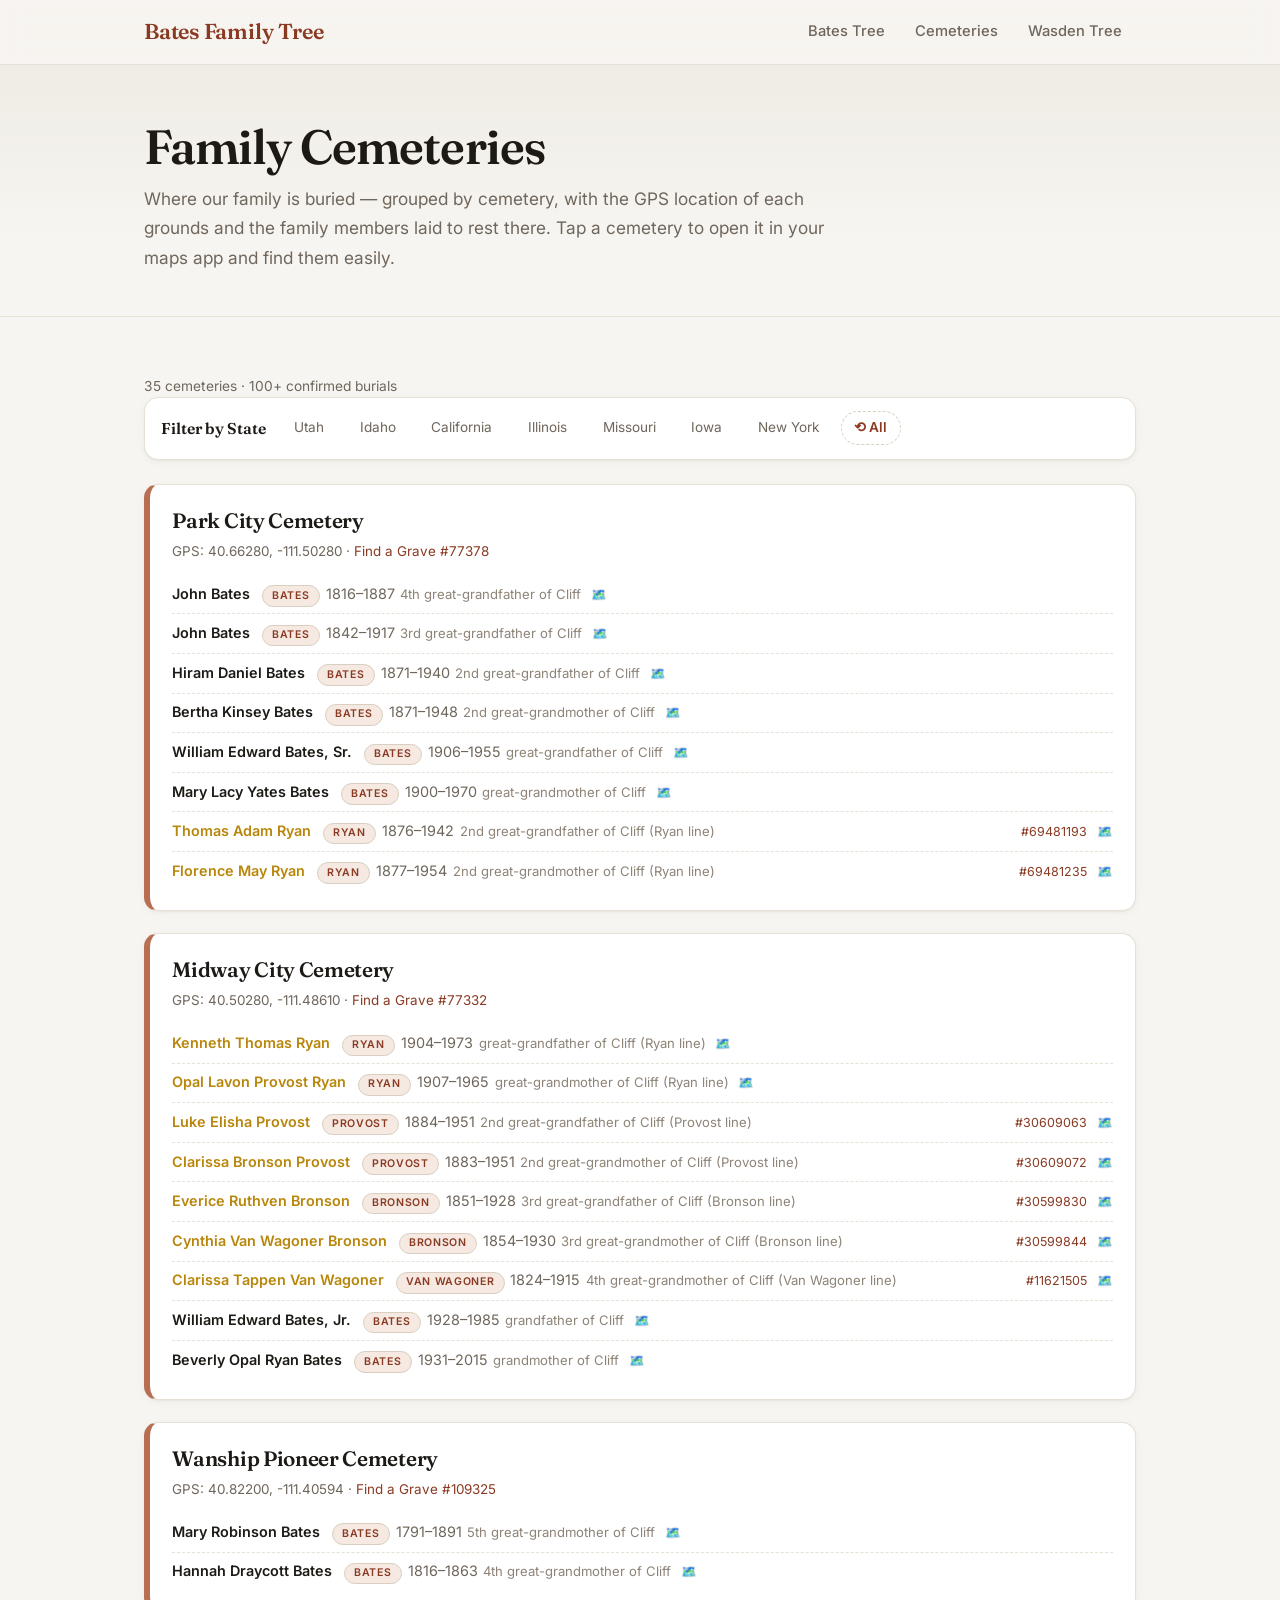
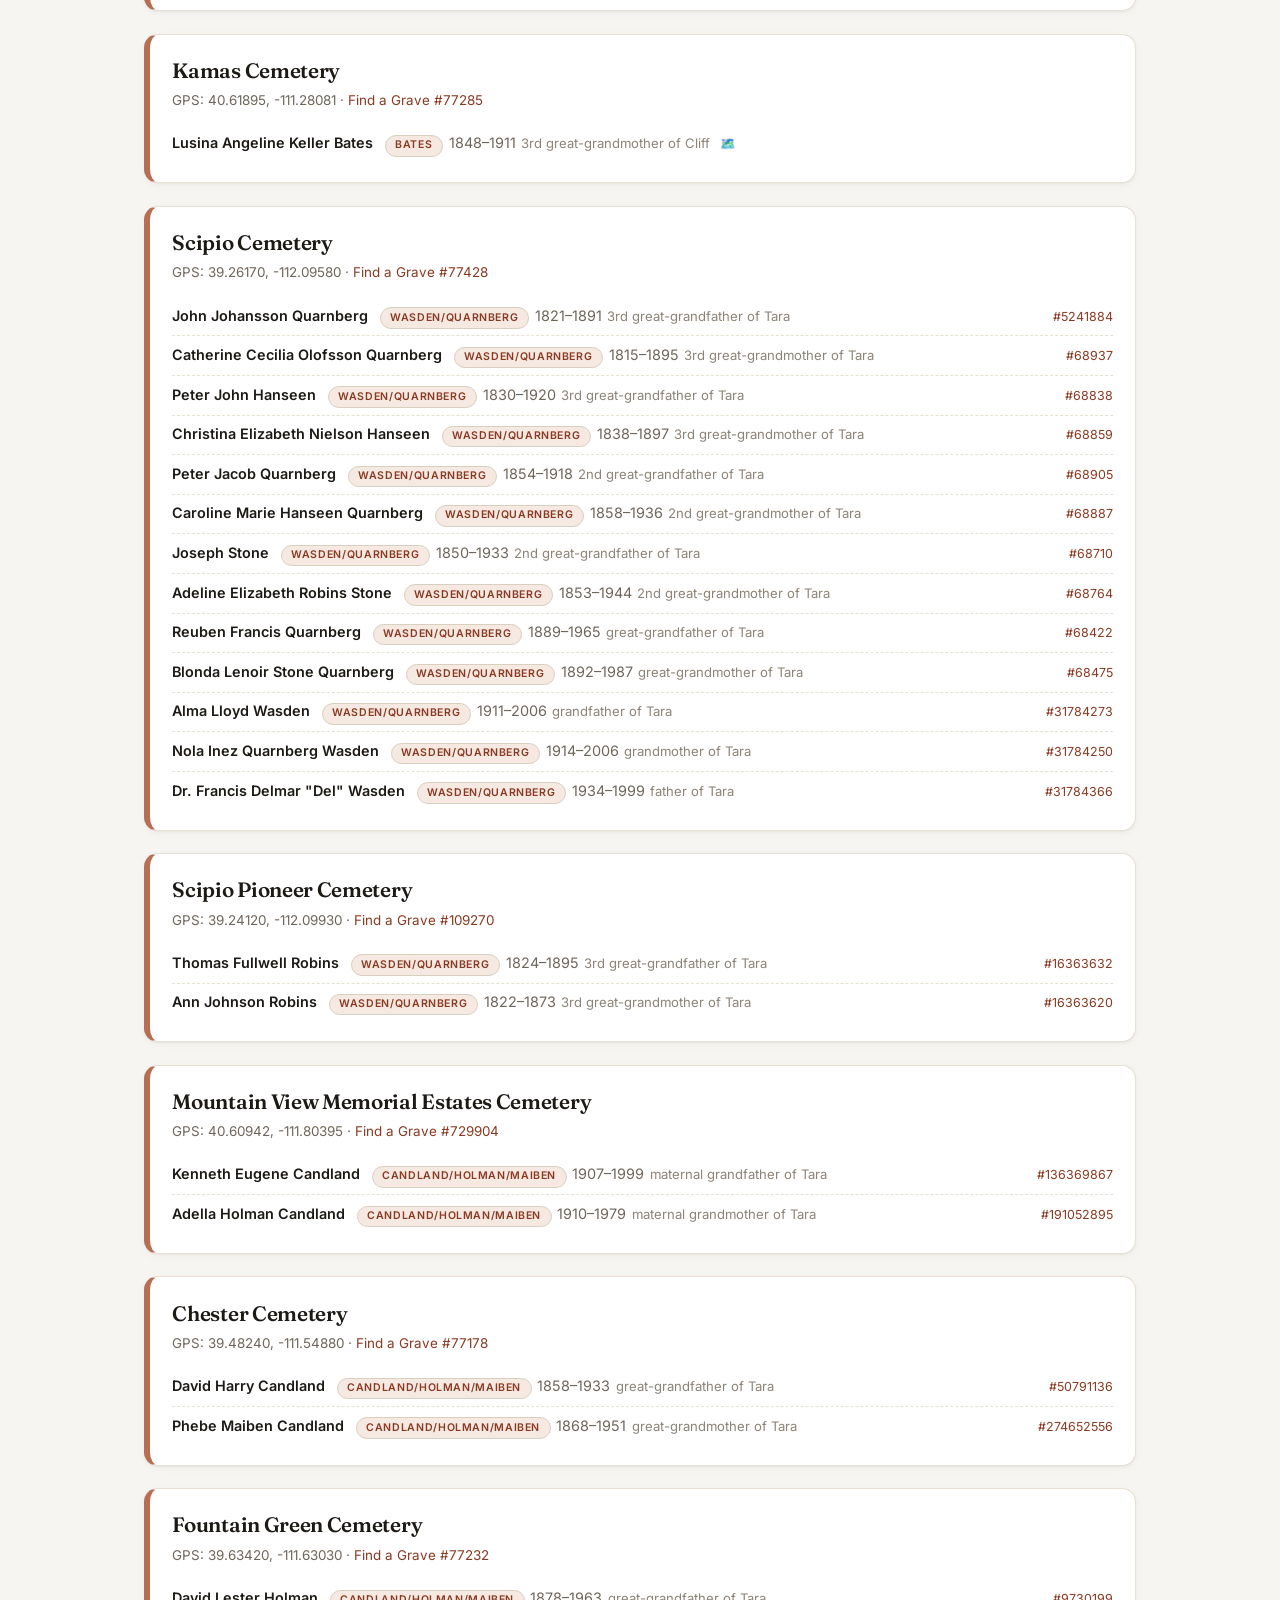
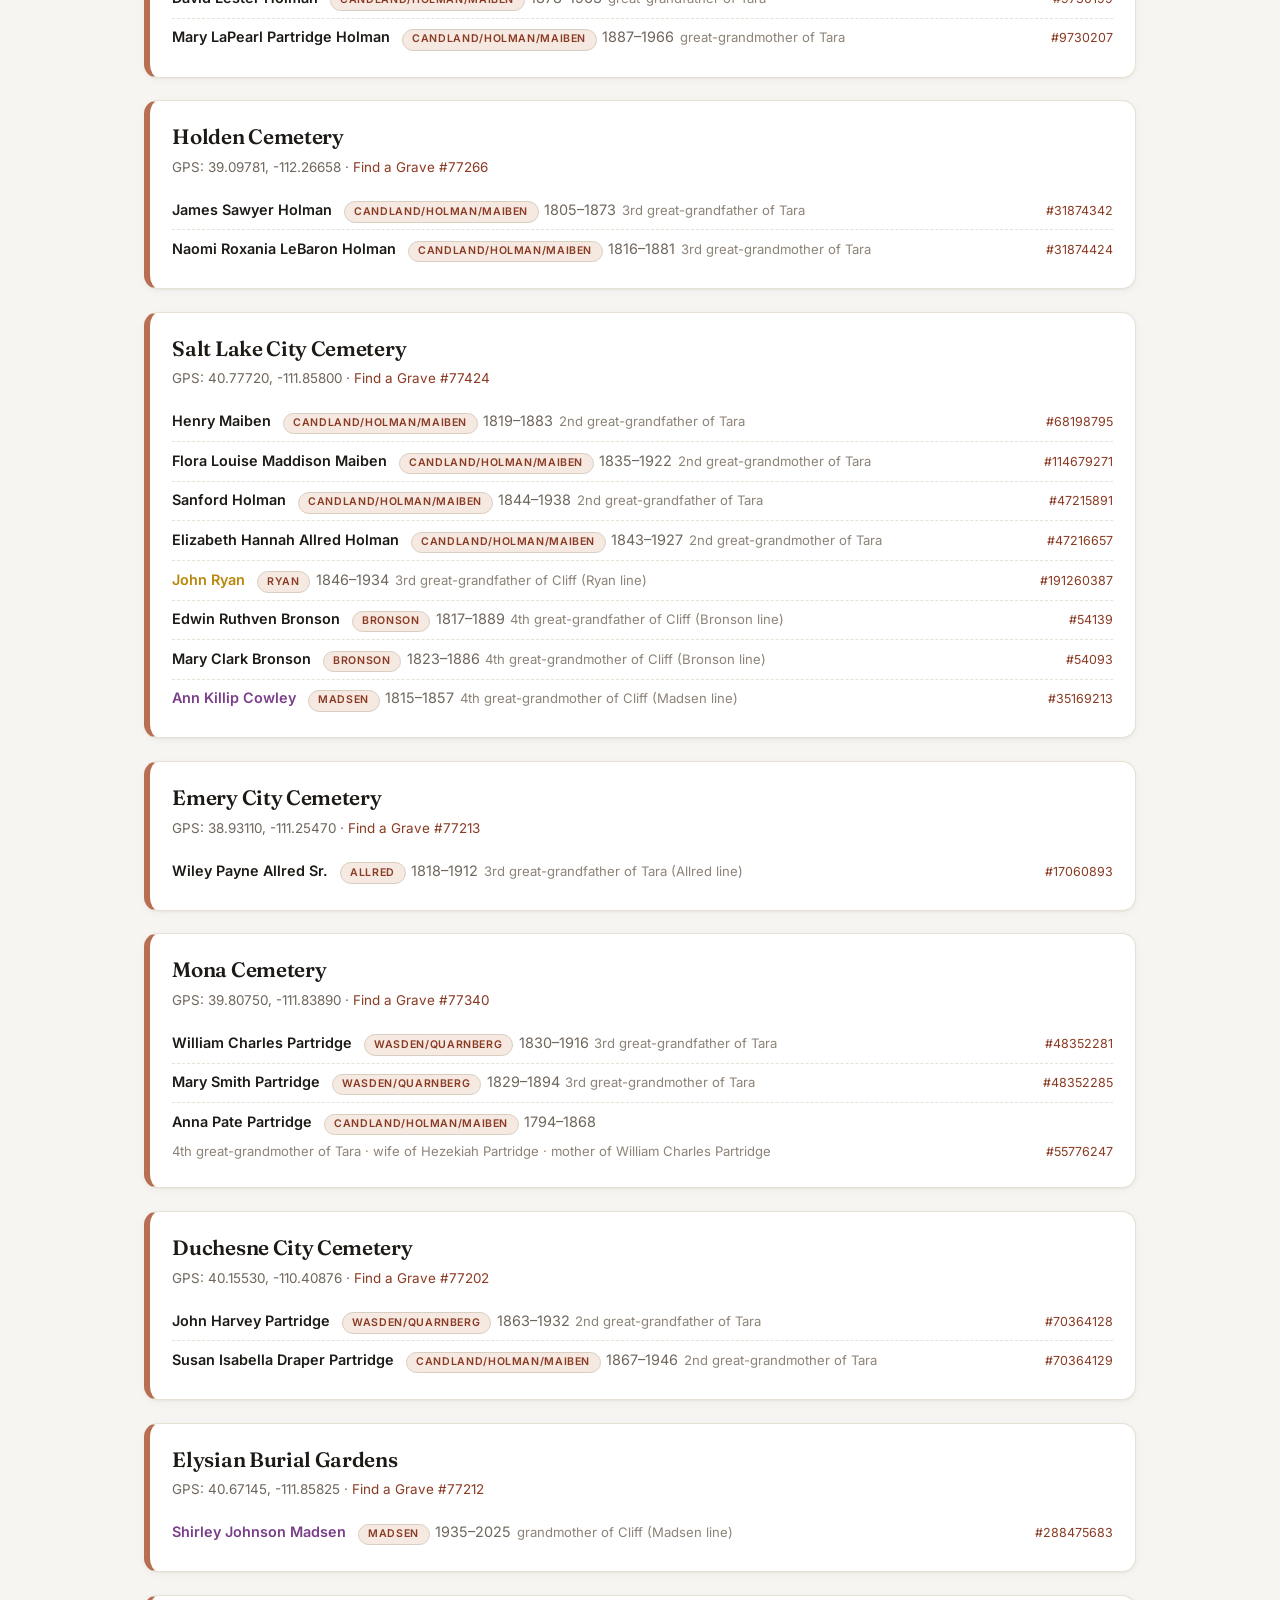
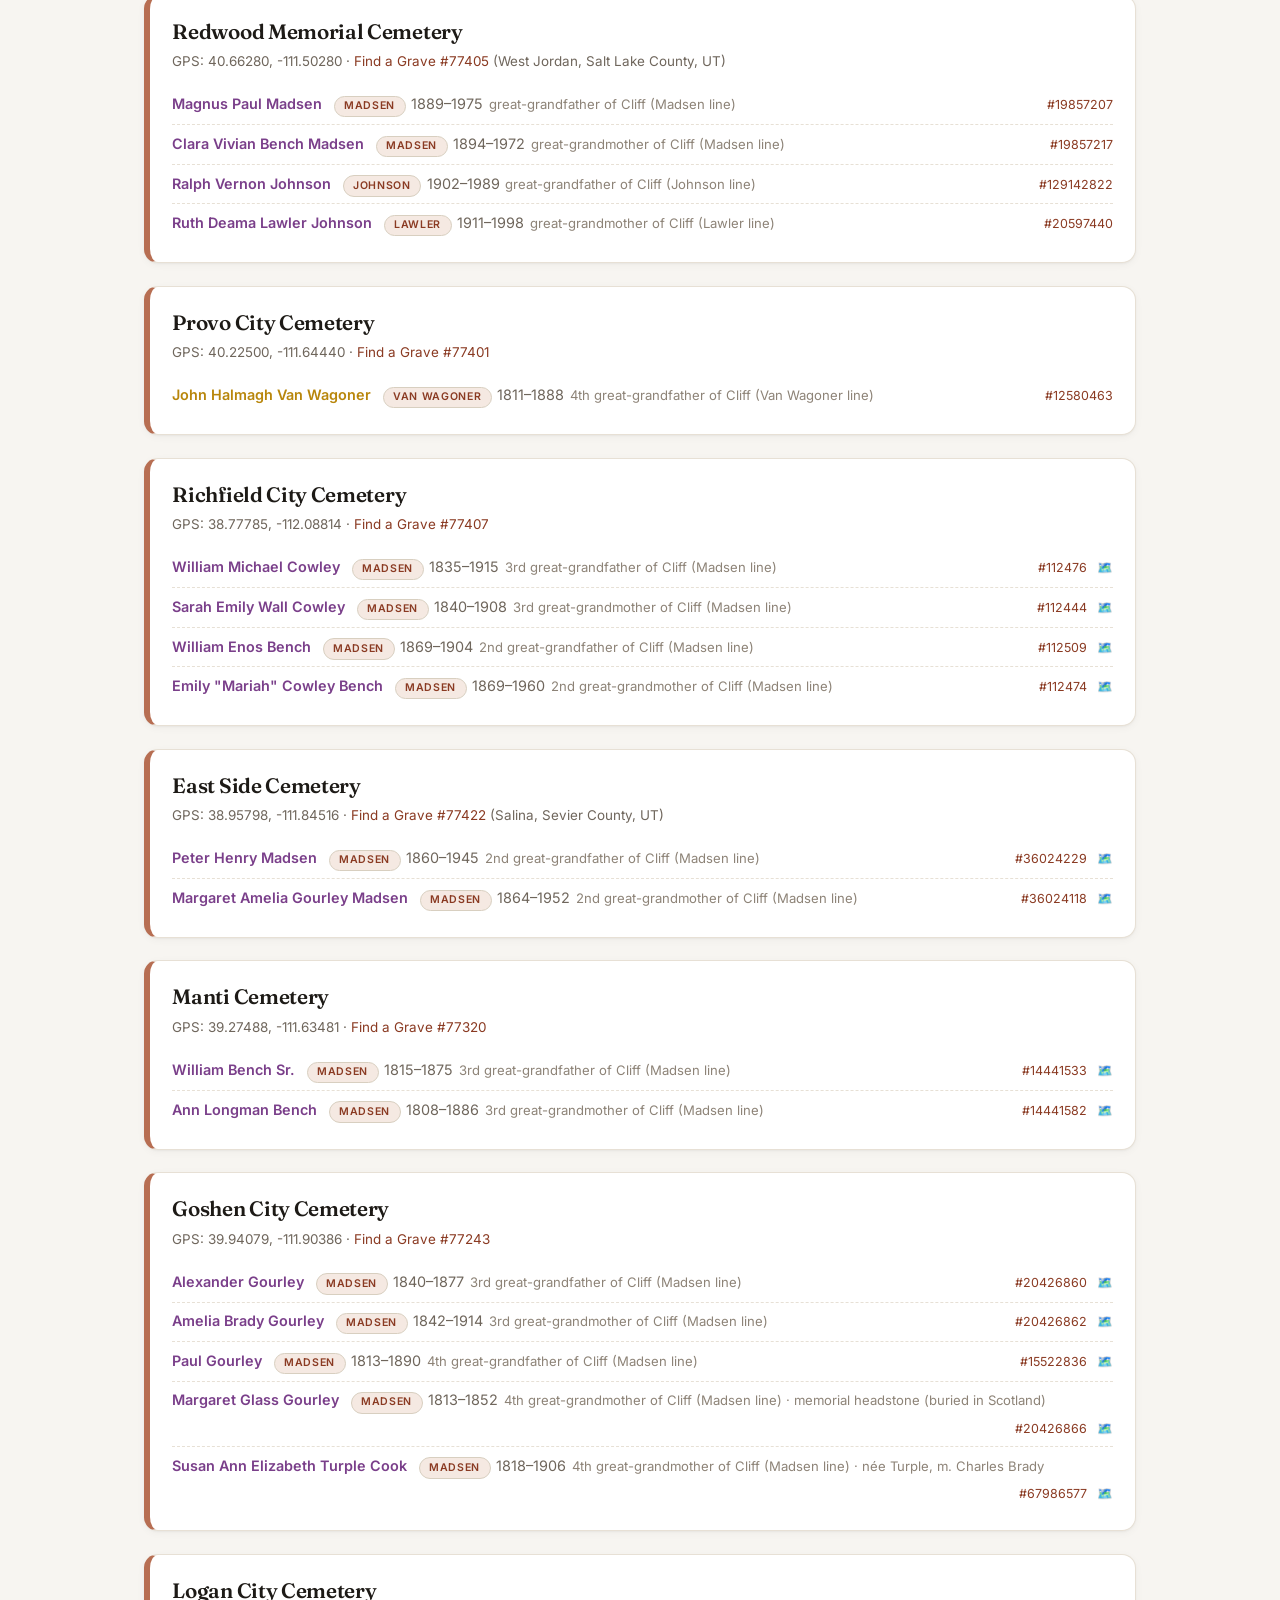
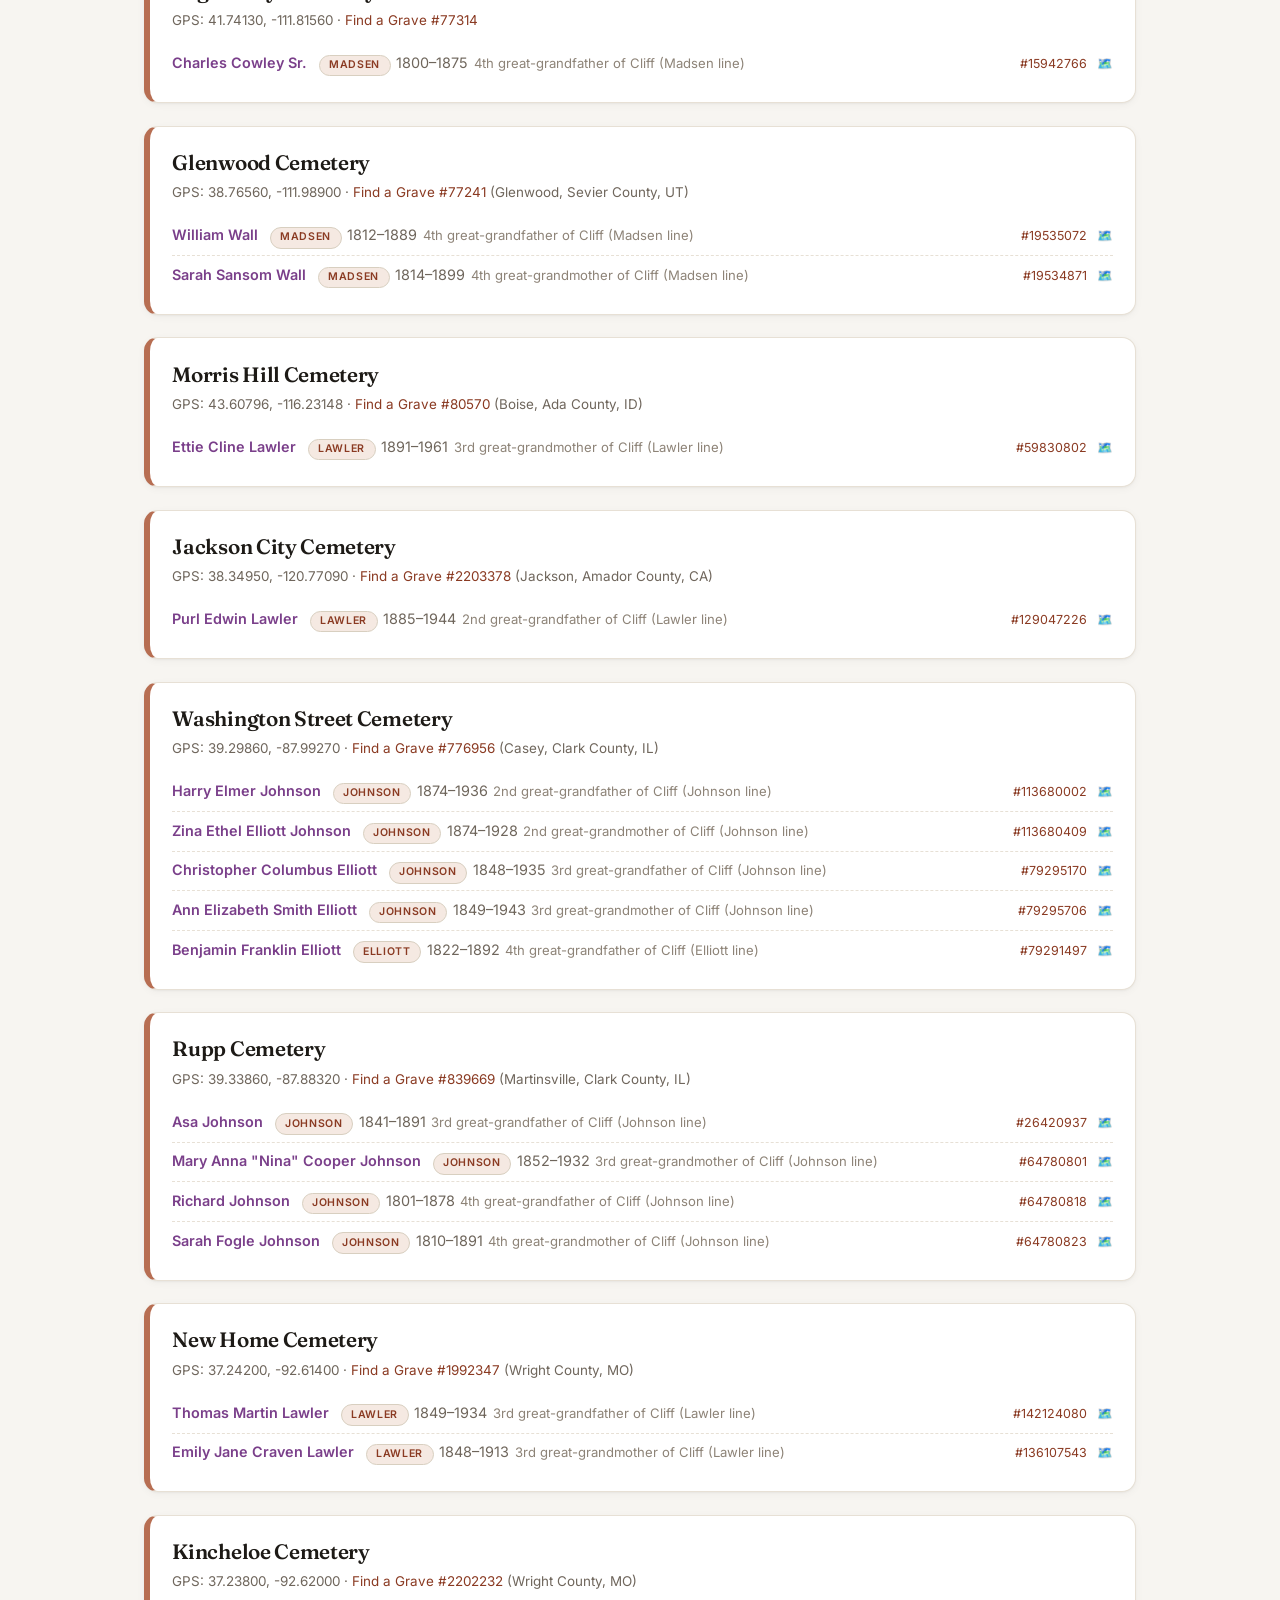
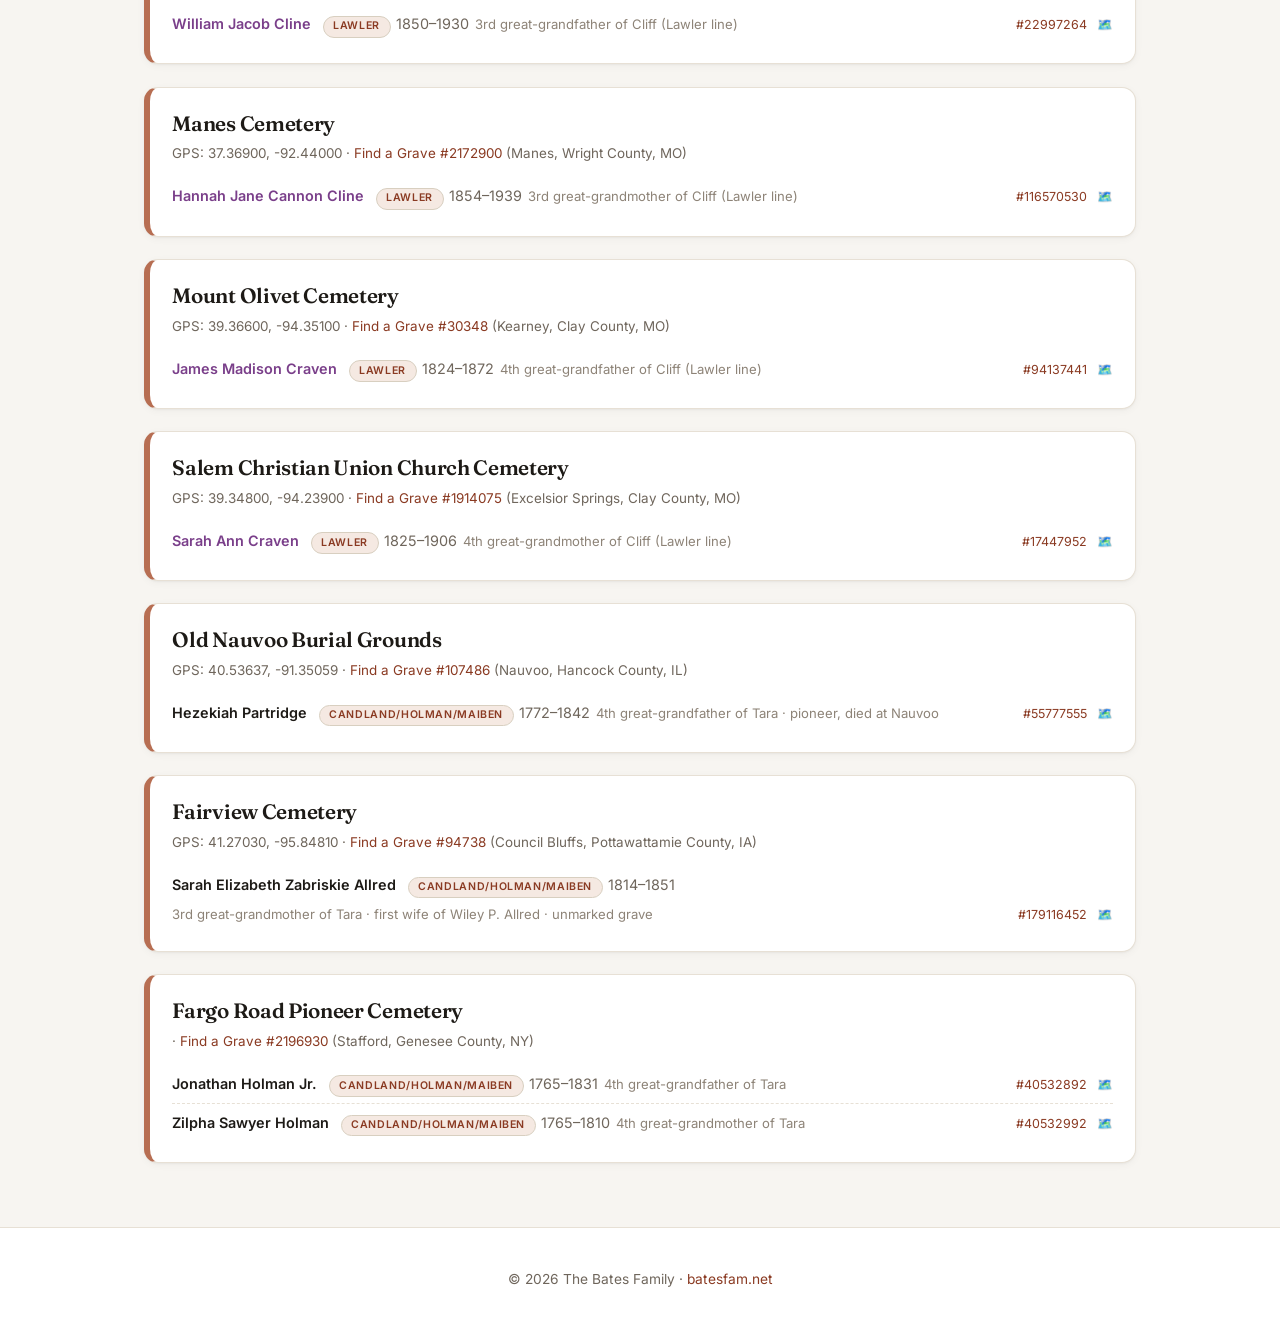
<file: cemeteries.html>
<!DOCTYPE html>
<html lang="en">
<head>
  <meta charset="UTF-8" />
  <meta name="viewport" content="width=device-width, initial-scale=1.0" />
  <title>Family Cemeteries — The Bates Family</title>
  <link rel="preconnect" href="https://fonts.googleapis.com" />
  <link rel="preconnect" href="https://fonts.gstatic.com" crossorigin />
  <link href="https://fonts.googleapis.com/css2?family=Fraunces:opsz,wght@9..144,500;9..144,600;9..144,700&family=Inter:wght@400;500;600&display=swap" rel="stylesheet" />
  <link rel="stylesheet" href="genealogy.css" />
  <style>
    /* Cemetery-specific styles — shared chrome (header/hero/footer/fonts)
       comes from genealogy.css */
    .cemetery{background:var(--surface);border:1px solid var(--line);border-left:6px solid var(--accent-soft);border-radius:var(--radius);padding:1.2rem 1.4rem;margin-bottom:1.4rem;box-shadow:var(--shadow-sm);transition:transform .22s var(--ease),box-shadow .22s var(--ease),border-color .22s var(--ease);}
    .cemetery:hover{transform:translateY(-2px);box-shadow:var(--shadow-md);border-color:var(--line-strong);}
    .cemetery h2{margin:0 0 .2rem;font-family:var(--font-display);font-size:1.3rem;font-weight:600;color:var(--ink);border:none;padding:0;}
    .cemetery h2::after{display:none;}
    .cemetery .gps{font-size:.84rem;color:var(--muted);margin:0 0 .8rem;}
    .cemetery .gps a{color:var(--accent);}
    .cemetery ul{list-style:none;padding:0;margin:0;}
    .cemetery li{padding:.42rem 0;border-bottom:1px dashed var(--line);font-size:.9rem;display:flex;flex-wrap:wrap;align-items:baseline;gap:.35rem;}
    .cemetery li:last-child{border-bottom:none;}
    .cemetery li .name{font-weight:600;color:var(--ink);}
    .cemetery li .dates{color:var(--muted);}
    .cemetery li .rel{color:var(--faint);font-size:.82rem;}
    .cemetery li .fg{font-size:.78rem;margin-left:auto;}
    .cemetery li .line{display:inline-block;font-size:.66rem;font-weight:600;letter-spacing:.06em;text-transform:uppercase;color:var(--accent);border:1px solid var(--line-strong);background:var(--accent-tint);border-radius:var(--radius-pill);padding:.08rem .6rem;margin-left:.35rem;vertical-align:2px;white-space:nowrap;}
    .cemetery li .map-link{font-size:.78rem;white-space:nowrap;margin-left:.25rem;color:var(--accent);}
    .cemetery li.madsen .name{color:var(--c-madsen);}
    .cemetery li.ryan .name{color:var(--c-ryan);}
    .count{font-size:.86rem;color:var(--muted);margin:1rem 0 0;}

    /* State filter */
    .state-bar{display:flex;flex-wrap:wrap;gap:.5rem .5rem;align-items:center;background:var(--surface);border:1px solid var(--line);border-radius:var(--radius);padding:.85rem 1rem;margin:0 0 1.5rem;font-size:.85rem;box-shadow:var(--shadow-sm);}
    .state-bar h4{margin:0 .4rem 0 0;font-family:var(--font-display);font-size:.98rem;font-weight:600;color:var(--ink);}
    .state-bar span{cursor:pointer;border-radius:var(--radius-pill);padding:.32rem .8rem;color:var(--muted);border:1px solid transparent;transition:background .18s var(--ease),color .18s var(--ease),border-color .18s var(--ease),box-shadow .18s var(--ease);}
    .state-bar span:hover{background:var(--surface-2);color:var(--ink);border-color:var(--line-strong);}
    .state-bar span.active{background:var(--accent-tint);color:var(--accent);border-color:var(--accent-soft);box-shadow:0 0 0 3px color-mix(in srgb,var(--accent-soft) 22%,transparent);}
    .state-bar .state-reset{color:var(--accent);font-weight:600;border:1px dashed var(--line-strong);}
    .state-bar .state-reset:hover{border-color:var(--accent-soft);}
    .state-bar .state-reset.has-active{background:var(--accent-tint);border-style:solid;border-color:var(--accent-soft);}
    .cemetery.is-hidden{display:none;}
    @media (max-width:560px){.cemetery{padding:1rem 1.1rem;}}
  </style>

<script data-goatcounter="https://cliffy2323.goatcounter.com/count" async src="//gc.zgo.at/count.js"></script></head>
<body>
  <header class="site-header">
    <div class="wrap">
      <span class="brand"><a href="bates-family-tree.html">Bates Family Tree</a></span>
      <nav>
        <a href="bates-family-tree.html">Bates Tree</a>
        <a href="cemeteries.html">Cemeteries</a>
        <a href="wasden-family-tree.html">Wasden Tree</a>
      </nav>
    </div>
  </header>

  <section class="hero">
    <div class="wrap">
      <h1>Family Cemeteries</h1>
      <p class="tagline">Where our family is buried — grouped by cemetery, with the GPS location of each grounds and the family members laid to rest there. Tap a cemetery to open it in your maps app and find them easily.</p>
    </div>
  </section>

  <section>
    <div class="wrap">

      <p class="count">35 cemeteries · 100+ confirmed burials</p>

      <div class="state-bar">
        <h4>Filter by State</h4>
        <span data-state="UT">Utah</span>
        <span data-state="ID">Idaho</span>
        <span data-state="CA">California</span>
        <span data-state="IL">Illinois</span>
        <span data-state="MO">Missouri</span>
        <span data-state="IA">Iowa</span>
        <span data-state="NY">New York</span>
        <span class="state-reset" title="Show all states">⟲ All</span>
      </div>


      <!-- 1. Park City Cemetery -->
      <div class="cemetery" data-state="UT">
        <h2>Park City Cemetery</h2>
        <p class="gps">GPS: 40.66280, -111.50280 · <a href="https://www.findagrave.com/cemetery/77378/park-city-cemetery" target="_blank">Find a Grave #77378</a></p>
        <ul>
          <li><span class="name">John Bates</span> <span class="line">Bates</span> <span class="dates">1816–1887</span> <span class="rel">4th great-grandfather of Cliff</span> <a class="map-link" href="https://www.google.com/maps/dir/?api=1&destination=40.66280,-111.50280" target="_blank">🗺️</a></li>
          <li><span class="name">John Bates</span> <span class="line">Bates</span> <span class="dates">1842–1917</span> <span class="rel">3rd great-grandfather of Cliff</span> <a class="map-link" href="https://www.google.com/maps/dir/?api=1&destination=40.66280,-111.50280" target="_blank">🗺️</a></li>
          <li><span class="name">Hiram Daniel Bates</span> <span class="line">Bates</span> <span class="dates">1871–1940</span> <span class="rel">2nd great-grandfather of Cliff</span> <a class="map-link" href="https://www.google.com/maps/dir/?api=1&destination=40.66280,-111.50280" target="_blank">🗺️</a></li>
          <li><span class="name">Bertha Kinsey Bates</span> <span class="line">Bates</span> <span class="dates">1871–1948</span> <span class="rel">2nd great-grandmother of Cliff</span> <a class="map-link" href="https://www.google.com/maps/dir/?api=1&destination=40.66280,-111.50280" target="_blank">🗺️</a></li>
          <li><span class="name">William Edward Bates, Sr.</span> <span class="line">Bates</span> <span class="dates">1906–1955</span> <span class="rel">great-grandfather of Cliff</span> <a class="map-link" href="https://www.google.com/maps/dir/?api=1&destination=40.66280,-111.50280" target="_blank">🗺️</a></li>
          <li><span class="name">Mary Lacy Yates Bates</span> <span class="line">Bates</span> <span class="dates">1900–1970</span> <span class="rel">great-grandmother of Cliff</span> <a class="map-link" href="https://www.google.com/maps/dir/?api=1&destination=40.66280,-111.50280" target="_blank">🗺️</a></li>
          <li class="ryan"><span class="name">Thomas Adam Ryan</span> <span class="line">Ryan</span> <span class="dates">1876–1942</span> <span class="rel">2nd great-grandfather of Cliff (Ryan line)</span> <a class="fg" href="https://www.findagrave.com/memorial/69481193/thomas_adam-ryan" target="_blank">#69481193</a> <a class="map-link" href="https://www.google.com/maps/dir/?api=1&destination=40.66280,-111.50280" target="_blank">🗺️</a></li>
          <li class="ryan"><span class="name">Florence May Ryan</span> <span class="line">Ryan</span> <span class="dates">1877–1954</span> <span class="rel">2nd great-grandmother of Cliff (Ryan line)</span> <a class="fg" href="https://www.findagrave.com/memorial/69481235/florence_may-ryan" target="_blank">#69481235</a> <a class="map-link" href="https://www.google.com/maps/dir/?api=1&destination=40.66280,-111.50280" target="_blank">🗺️</a></li>
        </ul>
      </div>

      <!-- 2. Midway City Cemetery -->
      <div class="cemetery" data-state="UT">
        <h2>Midway City Cemetery</h2>
        <p class="gps">GPS: 40.50280, -111.48610 · <a href="https://www.findagrave.com/cemetery/77332/midway-city-cemetery" target="_blank">Find a Grave #77332</a></p>
        <ul>
          <li class="ryan"><span class="name">Kenneth Thomas Ryan</span> <span class="line">Ryan</span> <span class="dates">1904–1973</span> <span class="rel">great-grandfather of Cliff (Ryan line)</span> <a class="map-link" href="https://www.google.com/maps/dir/?api=1&destination=40.50280,-111.48610" target="_blank">🗺️</a></li>
          <li class="ryan"><span class="name">Opal Lavon Provost Ryan</span> <span class="line">Ryan</span> <span class="dates">1907–1965</span> <span class="rel">great-grandmother of Cliff (Ryan line)</span> <a class="map-link" href="https://www.google.com/maps/dir/?api=1&destination=40.50280,-111.48610" target="_blank">🗺️</a></li>
          <li class="ryan"><span class="name">Luke Elisha Provost</span> <span class="line">Provost</span> <span class="dates">1884–1951</span> <span class="rel">2nd great-grandfather of Cliff (Provost line)</span> <a class="fg" href="https://www.findagrave.com/memorial/30609063/luke_elisha-provost" target="_blank">#30609063</a> <a class="map-link" href="https://www.google.com/maps/dir/?api=1&destination=40.50280,-111.48610" target="_blank">🗺️</a></li>
          <li class="ryan"><span class="name">Clarissa Bronson Provost</span> <span class="line">Provost</span> <span class="dates">1883–1951</span> <span class="rel">2nd great-grandmother of Cliff (Provost line)</span> <a class="fg" href="https://www.findagrave.com/memorial/30609072/clarissa-provost" target="_blank">#30609072</a> <a class="map-link" href="https://www.google.com/maps/dir/?api=1&destination=40.50280,-111.48610" target="_blank">🗺️</a></li>
          <li class="ryan"><span class="name">Everice Ruthven Bronson</span> <span class="line">Bronson</span> <span class="dates">1851–1928</span> <span class="rel">3rd great-grandfather of Cliff (Bronson line)</span> <a class="fg" href="https://www.findagrave.com/memorial/30599830/everice_ruthven-bronson" target="_blank">#30599830</a> <a class="map-link" href="https://www.google.com/maps/dir/?api=1&destination=40.50280,-111.48610" target="_blank">🗺️</a></li>
          <li class="ryan"><span class="name">Cynthia Van Wagoner Bronson</span> <span class="line">Bronson</span> <span class="dates">1854–1930</span> <span class="rel">3rd great-grandmother of Cliff (Bronson line)</span> <a class="fg" href="https://www.findagrave.com/memorial/30599844/cynthia-bronson" target="_blank">#30599844</a> <a class="map-link" href="https://www.google.com/maps/dir/?api=1&destination=40.50280,-111.48610" target="_blank">🗺️</a></li>
          <li class="ryan"><span class="name">Clarissa Tappen Van Wagoner</span> <span class="line">Van Wagoner</span> <span class="dates">1824–1915</span> <span class="rel">4th great-grandmother of Cliff (Van Wagoner line)</span> <a class="fg" href="https://www.findagrave.com/memorial/11621505/clarissa-van_wagoner" target="_blank">#11621505</a> <a class="map-link" href="https://www.google.com/maps/dir/?api=1&destination=40.50280,-111.48610" target="_blank">🗺️</a></li>
          <li><span class="name">William Edward Bates, Jr.</span> <span class="line">Bates</span> <span class="dates">1928–1985</span> <span class="rel">grandfather of Cliff</span> <a class="map-link" href="https://www.google.com/maps/dir/?api=1&destination=40.50280,-111.48610" target="_blank">🗺️</a></li>
          <li><span class="name">Beverly Opal Ryan Bates</span> <span class="line">Bates</span> <span class="dates">1931–2015</span> <span class="rel">grandmother of Cliff</span> <a class="map-link" href="https://maps.app.goo.gl/V8vbheovcDWNVZXF9" target="_blank">🗺️</a></li>
        </ul>
      </div>

      <!-- 3. Wanship Pioneer Cemetery -->
      <div class="cemetery" data-state="UT">
        <h2>Wanship Pioneer Cemetery</h2>
        <p class="gps">GPS: 40.82200, -111.40594 · <a href="https://www.findagrave.com/cemetery/109325/wanship-pioneer-cemetery" target="_blank">Find a Grave #109325</a></p>
        <ul>
          <li><span class="name">Mary Robinson Bates</span> <span class="line">Bates</span> <span class="dates">1791–1891</span> <span class="rel">5th great-grandmother of Cliff</span> <a class="map-link" href="https://www.google.com/maps/dir/?api=1&destination=40.82200,-111.40594" target="_blank">🗺️</a></li>
          <li><span class="name">Hannah Draycott Bates</span> <span class="line">Bates</span> <span class="dates">1816–1863</span> <span class="rel">4th great-grandmother of Cliff</span> <a class="map-link" href="https://www.google.com/maps/dir/?api=1&destination=40.82200,-111.40594" target="_blank">🗺️</a></li>
        </ul>
      </div>

      <!-- 4. Kamas Cemetery -->
      <div class="cemetery" data-state="UT">
        <h2>Kamas Cemetery</h2>
        <p class="gps">GPS: 40.61895, -111.28081 · <a href="https://www.findagrave.com/cemetery/77285/kamas-cemetery" target="_blank">Find a Grave #77285</a></p>
        <ul>
          <li><span class="name">Lusina Angeline Keller Bates</span> <span class="line">Bates</span> <span class="dates">1848–1911</span> <span class="rel">3rd great-grandmother of Cliff</span> <a class="map-link" href="https://www.google.com/maps/dir/?api=1&destination=40.61895,-111.28081" target="_blank">🗺️</a></li>
        </ul>
      </div>

      <!-- 5. Scipio Cemetery -->
      <div class="cemetery" data-state="UT">
        <h2>Scipio Cemetery</h2>
        <p class="gps">GPS: 39.26170, -112.09580 · <a href="https://www.findagrave.com/cemetery/77428/scipio-cemetery" target="_blank">Find a Grave #77428</a></p>
        <ul>
          <li><span class="name">John Johansson Quarnberg</span> <span class="line">Wasden/Quarnberg</span> <span class="dates">1821–1891</span> <span class="rel">3rd great-grandfather of Tara</span> <a class="fg" href="https://www.findagrave.com/memorial/5241884/john_johansson-quarnberg" target="_blank">#5241884</a></li>
          <li><span class="name">Catherine Cecilia Olofsson Quarnberg</span> <span class="line">Wasden/Quarnberg</span> <span class="dates">1815–1895</span> <span class="rel">3rd great-grandmother of Tara</span> <a class="fg" href="https://www.findagrave.com/memorial/68937/catherine_cecilia-quarnberg" target="_blank">#68937</a></li>
          <li><span class="name">Peter John Hanseen</span> <span class="line">Wasden/Quarnberg</span> <span class="dates">1830–1920</span> <span class="rel">3rd great-grandfather of Tara</span> <a class="fg" href="https://www.findagrave.com/memorial/68838/peter_john-hanseen" target="_blank">#68838</a></li>
          <li><span class="name">Christina Elizabeth Nielson Hanseen</span> <span class="line">Wasden/Quarnberg</span> <span class="dates">1838–1897</span> <span class="rel">3rd great-grandmother of Tara</span> <a class="fg" href="https://www.findagrave.com/memorial/68859/christina_elizabeth-hanseen" target="_blank">#68859</a></li>
          <li><span class="name">Peter Jacob Quarnberg</span> <span class="line">Wasden/Quarnberg</span> <span class="dates">1854–1918</span> <span class="rel">2nd great-grandfather of Tara</span> <a class="fg" href="https://www.findagrave.com/memorial/68905/peter_jacob-quarnberg" target="_blank">#68905</a></li>
          <li><span class="name">Caroline Marie Hanseen Quarnberg</span> <span class="line">Wasden/Quarnberg</span> <span class="dates">1858–1936</span> <span class="rel">2nd great-grandmother of Tara</span> <a class="fg" href="https://www.findagrave.com/memorial/68887/caroline_marie-quarnberg" target="_blank">#68887</a></li>
          <li><span class="name">Joseph Stone</span> <span class="line">Wasden/Quarnberg</span> <span class="dates">1850–1933</span> <span class="rel">2nd great-grandfather of Tara</span> <a class="fg" href="https://www.findagrave.com/memorial/68710/joseph-stone" target="_blank">#68710</a></li>
          <li><span class="name">Adeline Elizabeth Robins Stone</span> <span class="line">Wasden/Quarnberg</span> <span class="dates">1853–1944</span> <span class="rel">2nd great-grandmother of Tara</span> <a class="fg" href="https://www.findagrave.com/memorial/68764/adeline_elizabeth-stone" target="_blank">#68764</a></li>
          <li><span class="name">Reuben Francis Quarnberg</span> <span class="line">Wasden/Quarnberg</span> <span class="dates">1889–1965</span> <span class="rel">great-grandfather of Tara</span> <a class="fg" href="https://www.findagrave.com/memorial/68422/reuben_francis-quarnberg" target="_blank">#68422</a></li>
          <li><span class="name">Blonda Lenoir Stone Quarnberg</span> <span class="line">Wasden/Quarnberg</span> <span class="dates">1892–1987</span> <span class="rel">great-grandmother of Tara</span> <a class="fg" href="https://www.findagrave.com/memorial/68475/blonda_lenoir_stone-quarnberg" target="_blank">#68475</a></li>
          <li><span class="name">Alma Lloyd Wasden</span> <span class="line">Wasden/Quarnberg</span> <span class="dates">1911–2006</span> <span class="rel">grandfather of Tara</span> <a class="fg" href="https://www.findagrave.com/memorial/31784273/alma-lloyd-wasden" target="_blank">#31784273</a></li>
          <li><span class="name">Nola Inez Quarnberg Wasden</span> <span class="line">Wasden/Quarnberg</span> <span class="dates">1914–2006</span> <span class="rel">grandmother of Tara</span> <a class="fg" href="https://www.findagrave.com/memorial/31784250/nola_inez-quarnberg-wasden" target="_blank">#31784250</a></li>
          <li><span class="name">Dr. Francis Delmar "Del" Wasden</span> <span class="line">Wasden/Quarnberg</span> <span class="dates">1934–1999</span> <span class="rel">father of Tara</span> <a class="fg" href="https://www.findagrave.com/memorial/31784366/francis_delmar-wasden" target="_blank">#31784366</a></li>
        </ul>
      </div>

      <!-- 6. Scipio Pioneer Cemetery -->
      <div class="cemetery" data-state="UT">
        <h2>Scipio Pioneer Cemetery</h2>
        <p class="gps">GPS: 39.24120, -112.09930 · <a href="https://www.findagrave.com/cemetery/109270/scipio-pioneer-cemetery" target="_blank">Find a Grave #109270</a></p>
        <ul>
          <li><span class="name">Thomas Fullwell Robins</span> <span class="line">Wasden/Quarnberg</span> <span class="dates">1824–1895</span> <span class="rel">3rd great-grandfather of Tara</span> <a class="fg" href="https://www.findagrave.com/memorial/16363632/thomas_fullwell-robins" target="_blank">#16363632</a></li>
          <li><span class="name">Ann Johnson Robins</span> <span class="line">Wasden/Quarnberg</span> <span class="dates">1822–1873</span> <span class="rel">3rd great-grandmother of Tara</span> <a class="fg" href="https://www.findagrave.com/memorial/16363620/ann-robins" target="_blank">#16363620</a></li>
        </ul>
      </div>

      <!-- 7. Mountain View Memorial Estates Cemetery -->
      <div class="cemetery" data-state="UT">
        <h2>Mountain View Memorial Estates Cemetery</h2>
        <p class="gps">GPS: 40.60942, -111.80395 · <a href="https://www.findagrave.com/cemetery/729904/mountain-view-memorial-estates-cemetery" target="_blank">Find a Grave #729904</a></p>
        <ul>
          <li><span class="name">Kenneth Eugene Candland</span> <span class="line">Candland/Holman/Maiben</span> <span class="dates">1907–1999</span> <span class="rel">maternal grandfather of Tara</span> <a class="fg" href="https://www.findagrave.com/memorial/136369867/kenneth_eugene-candland" target="_blank">#136369867</a></li>
          <li><span class="name">Adella Holman Candland</span> <span class="line">Candland/Holman/Maiben</span> <span class="dates">1910–1979</span> <span class="rel">maternal grandmother of Tara</span> <a class="fg" href="https://www.findagrave.com/memorial/191052895/adella-candland" target="_blank">#191052895</a></li>
        </ul>
      </div>

      <!-- 8. Chester Cemetery -->
      <div class="cemetery" data-state="UT">
        <h2>Chester Cemetery</h2>
        <p class="gps">GPS: 39.48240, -111.54880 · <a href="https://www.findagrave.com/cemetery/77178/chester-cemetery" target="_blank">Find a Grave #77178</a></p>
        <ul>
          <li><span class="name">David Harry Candland</span> <span class="line">Candland/Holman/Maiben</span> <span class="dates">1858–1933</span> <span class="rel">great-grandfather of Tara</span> <a class="fg" href="https://www.findagrave.com/memorial/50791136/david_harry-candland" target="_blank">#50791136</a></li>
          <li><span class="name">Phebe Maiben Candland</span> <span class="line">Candland/Holman/Maiben</span> <span class="dates">1868–1951</span> <span class="rel">great-grandmother of Tara</span> <a class="fg" href="https://www.findagrave.com/memorial/274652556/phebe-candland" target="_blank">#274652556</a></li>
        </ul>
      </div>

      <!-- 9. Fountain Green Cemetery -->
      <div class="cemetery" data-state="UT">
        <h2>Fountain Green Cemetery</h2>
        <p class="gps">GPS: 39.63420, -111.63030 · <a href="https://www.findagrave.com/cemetery/77232/fountain-green-cemetery" target="_blank">Find a Grave #77232</a></p>
        <ul>
          <li><span class="name">David Lester Holman</span> <span class="line">Candland/Holman/Maiben</span> <span class="dates">1878–1963</span> <span class="rel">great-grandfather of Tara</span> <a class="fg" href="https://www.findagrave.com/memorial/9730199/david_lester-holman" target="_blank">#9730199</a></li>
          <li><span class="name">Mary LaPearl Partridge Holman</span> <span class="line">Candland/Holman/Maiben</span> <span class="dates">1887–1966</span> <span class="rel">great-grandmother of Tara</span> <a class="fg" href="https://www.findagrave.com/memorial/9730207/mary_lapearl-holman" target="_blank">#9730207</a></li>
        </ul>
      </div>

      <!-- 10. Holden Cemetery -->
      <div class="cemetery" data-state="UT">
        <h2>Holden Cemetery</h2>
        <p class="gps">GPS: 39.09781, -112.26658 · <a href="https://www.findagrave.com/cemetery/77266/holden-cemetery" target="_blank">Find a Grave #77266</a></p>
        <ul>
          <li><span class="name">James Sawyer Holman</span> <span class="line">Candland/Holman/Maiben</span> <span class="dates">1805–1873</span> <span class="rel">3rd great-grandfather of Tara</span> <a class="fg" href="https://www.findagrave.com/memorial/31874342/james_sawyer-holman" target="_blank">#31874342</a></li>
          <li><span class="name">Naomi Roxania LeBaron Holman</span> <span class="line">Candland/Holman/Maiben</span> <span class="dates">1816–1881</span> <span class="rel">3rd great-grandmother of Tara</span> <a class="fg" href="https://www.findagrave.com/memorial/31874424/naomi_roxania-holman" target="_blank">#31874424</a></li>
        </ul>
      </div>

      <!-- 11. Salt Lake City Cemetery -->
      <div class="cemetery" data-state="UT">
        <h2>Salt Lake City Cemetery</h2>
        <p class="gps">GPS: 40.77720, -111.85800 · <a href="https://www.findagrave.com/cemetery/77424/salt-lake-city-cemetery" target="_blank">Find a Grave #77424</a></p>
        <ul>
          <li><span class="name">Henry Maiben</span> <span class="line">Candland/Holman/Maiben</span> <span class="dates">1819–1883</span> <span class="rel">2nd great-grandfather of Tara</span> <a class="fg" href="https://www.findagrave.com/memorial/68198795/henry-maiben" target="_blank">#68198795</a></li>
          <li><span class="name">Flora Louise Maddison Maiben</span> <span class="line">Candland/Holman/Maiben</span> <span class="dates">1835–1922</span> <span class="rel">2nd great-grandmother of Tara</span> <a class="fg" href="https://www.findagrave.com/memorial/114679271/flora_louise-maiben" target="_blank">#114679271</a></li>
          <li><span class="name">Sanford Holman</span> <span class="line">Candland/Holman/Maiben</span> <span class="dates">1844–1938</span> <span class="rel">2nd great-grandfather of Tara</span> <a class="fg" href="https://www.findagrave.com/memorial/47215891/sanford-holman" target="_blank">#47215891</a></li>
          <li><span class="name">Elizabeth Hannah Allred Holman</span> <span class="line">Candland/Holman/Maiben</span> <span class="dates">1843–1927</span> <span class="rel">2nd great-grandmother of Tara</span> <a class="fg" href="https://www.findagrave.com/memorial/47216657/elizabeth_hannah-holman" target="_blank">#47216657</a></li>
          <li class="ryan"><span class="name">John Ryan</span> <span class="line">Ryan</span> <span class="dates">1846–1934</span> <span class="rel">3rd great-grandfather of Cliff (Ryan line)</span> <a class="fg" href="https://www.findagrave.com/memorial/191260387/john-ryan" target="_blank">#191260387</a></li>
          <li><span class="name">Edwin Ruthven Bronson</span> <span class="line">Bronson</span> <span class="dates">1817–1889</span> <span class="rel">4th great-grandfather of Cliff (Bronson line)</span> <a class="fg" href="https://www.findagrave.com/memorial/54139/edwin_ruthven-bronson" target="_blank">#54139</a></li>
          <li><span class="name">Mary Clark Bronson</span> <span class="line">Bronson</span> <span class="dates">1823–1886</span> <span class="rel">4th great-grandmother of Cliff (Bronson line)</span> <a class="fg" href="https://www.findagrave.com/memorial/54093/mary-bronson" target="_blank">#54093</a></li>
          <li class="madsen"><span class="name">Ann Killip Cowley</span> <span class="line">Madsen</span> <span class="dates">1815–1857</span> <span class="rel">4th great-grandmother of Cliff (Madsen line)</span> <a class="fg" href="https://www.findagrave.com/memorial/35169213/ann-cowley" target="_blank">#35169213</a></li>
        </ul>
      </div>

      <!-- 12. Emery City Cemetery -->
      <div class="cemetery" data-state="UT">
        <h2>Emery City Cemetery</h2>
        <p class="gps">GPS: 38.93110, -111.25470 · <a href="https://www.findagrave.com/cemetery/77213/emery-cemetery" target="_blank">Find a Grave #77213</a></p>
        <ul>
          <li><span class="name">Wiley Payne Allred Sr.</span> <span class="line">Allred</span> <span class="dates">1818–1912</span> <span class="rel">3rd great-grandfather of Tara (Allred line)</span> <a class="fg" href="https://www.findagrave.com/memorial/17060893/wiley_payne-allred" target="_blank">#17060893</a></li>
        </ul>
      </div>

      <!-- 13. Mona Cemetery -->
      <div class="cemetery" data-state="UT">
        <h2>Mona Cemetery</h2>
        <p class="gps">GPS: 39.80750, -111.83890 · <a href="https://www.findagrave.com/cemetery/77340/mona-cemetery" target="_blank">Find a Grave #77340</a></p>
        <ul>
          <li><span class="name">William Charles Partridge</span> <span class="line">Wasden/Quarnberg</span> <span class="dates">1830–1916</span> <span class="rel">3rd great-grandfather of Tara</span> <a class="fg" href="https://www.findagrave.com/memorial/48352281/william_charles-partridge" target="_blank">#48352281</a></li>
          <li><span class="name">Mary Smith Partridge</span> <span class="line">Wasden/Quarnberg</span> <span class="dates">1829–1894</span> <span class="rel">3rd great-grandmother of Tara</span> <a class="fg" href="https://www.findagrave.com/memorial/48352285/mary-partridge" target="_blank">#48352285</a></li>
          <li><span class="name">Anna Pate Partridge</span> <span class="line">Candland/Holman/Maiben</span> <span class="dates">1794–1868</span> <span class="rel">4th great-grandmother of Tara · wife of Hezekiah Partridge · mother of William Charles Partridge</span> <a class="fg" href="https://www.findagrave.com/memorial/55776247/anna-partridge" target="_blank">#55776247</a></li>
        </ul>
      </div>

      <!-- 14. Duchesne City Cemetery -->
      <div class="cemetery" data-state="UT">
        <h2>Duchesne City Cemetery</h2>
        <p class="gps">GPS: 40.15530, -110.40876 · <a href="https://www.findagrave.com/cemetery/77202/duchesne-city-cemetery" target="_blank">Find a Grave #77202</a></p>
        <ul>
          <li><span class="name">John Harvey Partridge</span> <span class="line">Wasden/Quarnberg</span> <span class="dates">1863–1932</span> <span class="rel">2nd great-grandfather of Tara</span> <a class="fg" href="https://www.findagrave.com/memorial/70364128/john_harvey-partridge" target="_blank">#70364128</a></li>
          <li><span class="name">Susan Isabella Draper Partridge</span> <span class="line">Candland/Holman/Maiben</span> <span class="dates">1867–1946</span> <span class="rel">2nd great-grandmother of Tara</span> <a class="fg" href="https://www.findagrave.com/memorial/70364129/susan_isabella-partridge" target="_blank">#70364129</a></li>
        </ul>
      </div>

      <!-- 15. Elysian Burial Gardens -->
      <div class="cemetery" data-state="UT">
        <h2>Elysian Burial Gardens</h2>
        <p class="gps">GPS: 40.67145, -111.85825 · <a href="https://www.findagrave.com/cemetery/77212/elysian-burial-gardens" target="_blank">Find a Grave #77212</a></p>
        <ul>
          <li class="madsen"><span class="name">Shirley Johnson Madsen</span> <span class="line">Madsen</span> <span class="dates">1935–2025</span> <span class="rel">grandmother of Cliff (Madsen line)</span> <a class="fg" href="https://www.findagrave.com/memorial/288475683/shirley-madsen" target="_blank">#288475683</a></li>
        </ul>
      </div>

      <!-- 16. Redwood Memorial Cemetery -->
      <div class="cemetery" data-state="UT">
        <h2>Redwood Memorial Cemetery</h2>
        <p class="gps">GPS: 40.66280, -111.50280 · <a href="https://www.findagrave.com/cemetery/77405/redwood-memorial-cemetery" target="_blank">Find a Grave #77405</a> (West Jordan, Salt Lake County, UT)</p>
        <ul>
          <li class="madsen"><span class="name">Magnus Paul Madsen</span> <span class="line">Madsen</span> <span class="dates">1889–1975</span> <span class="rel">great-grandfather of Cliff (Madsen line)</span> <a class="fg" href="https://www.findagrave.com/memorial/19857207/magnus_paul-madsen" target="_blank">#19857207</a></li>
          <li class="madsen"><span class="name">Clara Vivian Bench Madsen</span> <span class="line">Madsen</span> <span class="dates">1894–1972</span> <span class="rel">great-grandmother of Cliff (Madsen line)</span> <a class="fg" href="https://www.findagrave.com/memorial/19857217/clara_vivian-madsen" target="_blank">#19857217</a></li>
          <li class="madsen"><span class="name">Ralph Vernon Johnson</span> <span class="line">Johnson</span> <span class="dates">1902–1989</span> <span class="rel">great-grandfather of Cliff (Johnson line)</span> <a class="fg" href="https://www.findagrave.com/memorial/129142822/ralph_vernon-johnson" target="_blank">#129142822</a></li>
          <li class="madsen"><span class="name">Ruth Deama Lawler Johnson</span> <span class="line">Lawler</span> <span class="dates">1911–1998</span> <span class="rel">great-grandmother of Cliff (Lawler line)</span> <a class="fg" href="https://www.findagrave.com/memorial/20597440/ruth_deama-johnson" target="_blank">#20597440</a></li>
        </ul>
      </div>

      <!-- 17. Provo City Cemetery -->
      <div class="cemetery" data-state="UT">
        <h2>Provo City Cemetery</h2>
        <p class="gps">GPS: 40.22500, -111.64440 · <a href="https://www.findagrave.com/cemetery/77401/provo-city-cemetery" target="_blank">Find a Grave #77401</a></p>
        <ul>
          <li class="ryan"><span class="name">John Halmagh Van Wagoner</span> <span class="line">Van Wagoner</span> <span class="dates">1811–1888</span> <span class="rel">4th great-grandfather of Cliff (Van Wagoner line)</span> <a class="fg" href="https://www.findagrave.com/memorial/12580463/john_halmagh-van_wagoner" target="_blank">#12580463</a></li>
        </ul>
      </div>


      <!-- 18. Richfield City Cemetery -->
      <div class="cemetery" data-state="UT">
        <h2>Richfield City Cemetery</h2>
        <p class="gps">GPS: 38.77785, -112.08814 · <a href="https://www.findagrave.com/cemetery/77407/richfield-city-cemetery" target="_blank">Find a Grave #77407</a></p>
        <ul>
          <li class="madsen"><span class="name">William Michael Cowley</span> <span class="line">Madsen</span> <span class="dates">1835–1915</span> <span class="rel">3rd great-grandfather of Cliff (Madsen line)</span> <a class="fg" href="https://www.findagrave.com/memorial/112476/william_michael-cowley" target="_blank">#112476</a> <a class="map-link" href="https://www.google.com/maps/dir/?api=1&destination=38.77785,-112.08814" target="_blank">🗺️</a></li>
          <li class="madsen"><span class="name">Sarah Emily Wall Cowley</span> <span class="line">Madsen</span> <span class="dates">1840–1908</span> <span class="rel">3rd great-grandmother of Cliff (Madsen line)</span> <a class="fg" href="https://www.findagrave.com/memorial/112444/sarah_emily-cowley" target="_blank">#112444</a> <a class="map-link" href="https://www.google.com/maps/dir/?api=1&destination=38.77785,-112.08814" target="_blank">🗺️</a></li>
          <li class="madsen"><span class="name">William Enos Bench</span> <span class="line">Madsen</span> <span class="dates">1869–1904</span> <span class="rel">2nd great-grandfather of Cliff (Madsen line)</span> <a class="fg" href="https://www.findagrave.com/memorial/112509/william_enos-bench" target="_blank">#112509</a> <a class="map-link" href="https://www.google.com/maps/dir/?api=1&destination=38.77785,-112.08814" target="_blank">🗺️</a></li>
          <li class="madsen"><span class="name">Emily "Mariah" Cowley Bench</span> <span class="line">Madsen</span> <span class="dates">1869–1960</span> <span class="rel">2nd great-grandmother of Cliff (Madsen line)</span> <a class="fg" href="https://www.findagrave.com/memorial/112474/emily-fowler" target="_blank">#112474</a> <a class="map-link" href="https://www.google.com/maps/dir/?api=1&destination=38.77785,-112.08814" target="_blank">🗺️</a></li>
        </ul>
      </div>

      <!-- 19. East Side Cemetery -->
      <div class="cemetery" data-state="UT">
        <h2>East Side Cemetery</h2>
        <p class="gps">GPS: 38.95798, -111.84516 · <a href="https://www.findagrave.com/cemetery/77422/east-side-cemetery" target="_blank">Find a Grave #77422</a> (Salina, Sevier County, UT)</p>
        <ul>
          <li class="madsen"><span class="name">Peter Henry Madsen</span> <span class="line">Madsen</span> <span class="dates">1860–1945</span> <span class="rel">2nd great-grandfather of Cliff (Madsen line)</span> <a class="fg" href="https://www.findagrave.com/memorial/36024229/peter_henry-madsen" target="_blank">#36024229</a> <a class="map-link" href="https://www.google.com/maps/dir/?api=1&destination=38.95798,-111.84516" target="_blank">🗺️</a></li>
          <li class="madsen"><span class="name">Margaret Amelia Gourley Madsen</span> <span class="line">Madsen</span> <span class="dates">1864–1952</span> <span class="rel">2nd great-grandmother of Cliff (Madsen line)</span> <a class="fg" href="https://www.findagrave.com/memorial/36024118/margaret_amelia-madsen" target="_blank">#36024118</a> <a class="map-link" href="https://www.google.com/maps/dir/?api=1&destination=38.95798,-111.84516" target="_blank">🗺️</a></li>
        </ul>
      </div>

      <!-- 20. Manti Cemetery -->
      <div class="cemetery" data-state="UT">
        <h2>Manti Cemetery</h2>
        <p class="gps">GPS: 39.27488, -111.63481 · <a href="https://www.findagrave.com/cemetery/77320/manti-cemetery" target="_blank">Find a Grave #77320</a></p>
        <ul>
          <li class="madsen"><span class="name">William Bench Sr.</span> <span class="line">Madsen</span> <span class="dates">1815–1875</span> <span class="rel">3rd great-grandfather of Cliff (Madsen line)</span> <a class="fg" href="https://www.findagrave.com/memorial/14441533/william-bench" target="_blank">#14441533</a> <a class="map-link" href="https://www.google.com/maps/dir/?api=1&destination=39.27488,-111.63481" target="_blank">🗺️</a></li>
          <li class="madsen"><span class="name">Ann Longman Bench</span> <span class="line">Madsen</span> <span class="dates">1808–1886</span> <span class="rel">3rd great-grandmother of Cliff (Madsen line)</span> <a class="fg" href="https://www.findagrave.com/memorial/14441582/ann-bench" target="_blank">#14441582</a> <a class="map-link" href="https://www.google.com/maps/dir/?api=1&destination=39.27488,-111.63481" target="_blank">🗺️</a></li>
        </ul>
      </div>

      <!-- 21. Goshen City Cemetery -->
      <div class="cemetery" data-state="UT">
        <h2>Goshen City Cemetery</h2>
        <p class="gps">GPS: 39.94079, -111.90386 · <a href="https://www.findagrave.com/cemetery/77243/goshen-city-cemetery" target="_blank">Find a Grave #77243</a></p>
        <ul>
          <li class="madsen"><span class="name">Alexander Gourley</span> <span class="line">Madsen</span> <span class="dates">1840–1877</span> <span class="rel">3rd great-grandfather of Cliff (Madsen line)</span> <a class="fg" href="https://www.findagrave.com/memorial/20426860/alexander-gourley" target="_blank">#20426860</a> <a class="map-link" href="https://www.google.com/maps/dir/?api=1&destination=39.94079,-111.90386" target="_blank">🗺️</a></li>
          <li class="madsen"><span class="name">Amelia Brady Gourley</span> <span class="line">Madsen</span> <span class="dates">1842–1914</span> <span class="rel">3rd great-grandmother of Cliff (Madsen line)</span> <a class="fg" href="https://www.findagrave.com/memorial/20426862/amelia-gourley" target="_blank">#20426862</a> <a class="map-link" href="https://www.google.com/maps/dir/?api=1&destination=39.94079,-111.90386" target="_blank">🗺️</a></li>
          <li class="madsen"><span class="name">Paul Gourley</span> <span class="line">Madsen</span> <span class="dates">1813–1890</span> <span class="rel">4th great-grandfather of Cliff (Madsen line)</span> <a class="fg" href="https://www.findagrave.com/memorial/15522836/paul-gourley" target="_blank">#15522836</a> <a class="map-link" href="https://www.google.com/maps/dir/?api=1&destination=39.94079,-111.90386" target="_blank">🗺️</a></li>
          <li class="madsen"><span class="name">Margaret Glass Gourley</span> <span class="line">Madsen</span> <span class="dates">1813–1852</span> <span class="rel">4th great-grandmother of Cliff (Madsen line) · memorial headstone (buried in Scotland)</span> <a class="fg" href="https://www.findagrave.com/memorial/20426866/margaret-gourley" target="_blank">#20426866</a> <a class="map-link" href="https://www.google.com/maps/dir/?api=1&destination=39.94079,-111.90386" target="_blank">🗺️</a></li>
          <li class="madsen"><span class="name">Susan Ann Elizabeth Turple Cook</span> <span class="line">Madsen</span> <span class="dates">1818–1906</span> <span class="rel">4th great-grandmother of Cliff (Madsen line) · née Turple, m. Charles Brady</span> <a class="fg" href="https://www.findagrave.com/memorial/67986577/susan-ann-elizabeth-turple-cook" target="_blank">#67986577</a> <a class="map-link" href="https://www.google.com/maps/dir/?api=1&destination=39.94079,-111.90386" target="_blank">🗺️</a></li>
        </ul>
      </div>

      <!-- 22. Logan City Cemetery -->
      <div class="cemetery" data-state="UT">
        <h2>Logan City Cemetery</h2>
        <p class="gps">GPS: 41.74130, -111.81560 · <a href="https://www.findagrave.com/cemetery/77314/logan-city-cemetery" target="_blank">Find a Grave #77314</a></p>
        <ul>
          <li class="madsen"><span class="name">Charles Cowley Sr.</span> <span class="line">Madsen</span> <span class="dates">1800–1875</span> <span class="rel">4th great-grandfather of Cliff (Madsen line)</span> <a class="fg" href="https://www.findagrave.com/memorial/15942766/charles-cowley" target="_blank">#15942766</a> <a class="map-link" href="https://www.google.com/maps/dir/?api=1&destination=41.74130,-111.81560" target="_blank">🗺️</a></li>
        </ul>
      </div>

      <!-- 23. Glenwood Cemetery -->
      <div class="cemetery" data-state="UT">
        <h2>Glenwood Cemetery</h2>
        <p class="gps">GPS: 38.76560, -111.98900 · <a href="https://www.findagrave.com/cemetery/77241/glenwood-cemetery" target="_blank">Find a Grave #77241</a> (Glenwood, Sevier County, UT)</p>
        <ul>
          <li class="madsen"><span class="name">William Wall</span> <span class="line">Madsen</span> <span class="dates">1812–1889</span> <span class="rel">4th great-grandfather of Cliff (Madsen line)</span> <a class="fg" href="https://www.findagrave.com/memorial/19535072/william-wall" target="_blank">#19535072</a> <a class="map-link" href="https://www.google.com/maps/dir/?api=1&destination=38.76560,-111.98900" target="_blank">🗺️</a></li>
          <li class="madsen"><span class="name">Sarah Sansom Wall</span> <span class="line">Madsen</span> <span class="dates">1814–1899</span> <span class="rel">4th great-grandmother of Cliff (Madsen line)</span> <a class="fg" href="https://www.findagrave.com/memorial/19534871/sarah-wall" target="_blank">#19534871</a> <a class="map-link" href="https://www.google.com/maps/dir/?api=1&destination=38.76560,-111.98900" target="_blank">🗺️</a></li>
        </ul>
      </div>

      <!-- 24. Morris Hill Cemetery -->
      <div class="cemetery" data-state="ID">
        <h2>Morris Hill Cemetery</h2>
        <p class="gps">GPS: 43.60796, -116.23148 · <a href="https://www.findagrave.com/cemetery/80570/morris-hill-cemetery" target="_blank">Find a Grave #80570</a> (Boise, Ada County, ID)</p>
        <ul>
          <li class="madsen"><span class="name">Ettie Cline Lawler</span> <span class="line">Lawler</span> <span class="dates">1891–1961</span> <span class="rel">3rd great-grandmother of Cliff (Lawler line)</span> <a class="fg" href="https://www.findagrave.com/memorial/59830802/ettie-lawler" target="_blank">#59830802</a> <a class="map-link" href="https://www.google.com/maps/dir/?api=1&destination=43.60796,-116.23148" target="_blank">🗺️</a></li>
        </ul>
      </div>

      <!-- 25. Jackson City Cemetery -->
      <div class="cemetery" data-state="CA">
        <h2>Jackson City Cemetery</h2>
        <p class="gps">GPS: 38.34950, -120.77090 · <a href="https://www.findagrave.com/cemetery/2203378/jackson-city-cemetery" target="_blank">Find a Grave #2203378</a> (Jackson, Amador County, CA)</p>
        <ul>
          <li class="madsen"><span class="name">Purl Edwin Lawler</span> <span class="line">Lawler</span> <span class="dates">1885–1944</span> <span class="rel">2nd great-grandfather of Cliff (Lawler line)</span> <a class="fg" href="https://www.findagrave.com/memorial/129047226/purl_edwin-lawler" target="_blank">#129047226</a> <a class="map-link" href="https://www.google.com/maps/dir/?api=1&destination=38.34950,-120.77090" target="_blank">🗺️</a></li>
        </ul>
      </div>

      <!-- 26. Washington Street Cemetery -->
      <div class="cemetery" data-state="IL">
        <h2>Washington Street Cemetery</h2>
        <p class="gps">GPS: 39.29860, -87.99270 · <a href="https://www.findagrave.com/cemetery/776956/washington-street-cemetery" target="_blank">Find a Grave #776956</a> (Casey, Clark County, IL)</p>
        <ul>
          <li class="madsen"><span class="name">Harry Elmer Johnson</span> <span class="line">Johnson</span> <span class="dates">1874–1936</span> <span class="rel">2nd great-grandfather of Cliff (Johnson line)</span> <a class="fg" href="https://www.findagrave.com/memorial/113680002/harry_elmer-johnson" target="_blank">#113680002</a> <a class="map-link" href="https://www.google.com/maps/dir/?api=1&destination=39.29860,-87.99270" target="_blank">🗺️</a></li>
          <li class="madsen"><span class="name">Zina Ethel Elliott Johnson</span> <span class="line">Johnson</span> <span class="dates">1874–1928</span> <span class="rel">2nd great-grandmother of Cliff (Johnson line)</span> <a class="fg" href="https://www.findagrave.com/memorial/113680409/zina_ethel-johnson" target="_blank">#113680409</a> <a class="map-link" href="https://www.google.com/maps/dir/?api=1&destination=39.29860,-87.99270" target="_blank">🗺️</a></li>
          <li class="madsen"><span class="name">Christopher Columbus Elliott</span> <span class="line">Johnson</span> <span class="dates">1848–1935</span> <span class="rel">3rd great-grandfather of Cliff (Johnson line)</span> <a class="fg" href="https://www.findagrave.com/memorial/79295170/christopher_columbus-elliott" target="_blank">#79295170</a> <a class="map-link" href="https://www.google.com/maps/dir/?api=1&destination=39.29860,-87.99270" target="_blank">🗺️</a></li>
          <li class="madsen"><span class="name">Ann Elizabeth Smith Elliott</span> <span class="line">Johnson</span> <span class="dates">1849–1943</span> <span class="rel">3rd great-grandmother of Cliff (Johnson line)</span> <a class="fg" href="https://www.findagrave.com/memorial/79295706/ann_elizabeth-elliott" target="_blank">#79295706</a> <a class="map-link" href="https://www.google.com/maps/dir/?api=1&destination=39.29860,-87.99270" target="_blank">🗺️</a></li>
          <li class="madsen"><span class="name">Benjamin Franklin Elliott</span> <span class="line">Elliott</span> <span class="dates">1822–1892</span> <span class="rel">4th great-grandfather of Cliff (Elliott line)</span> <a class="fg" href="https://www.findagrave.com/memorial/79291497/benjamin_franklin-elliott" target="_blank">#79291497</a> <a class="map-link" href="https://www.google.com/maps/dir/?api=1&destination=39.29860,-87.99270" target="_blank">🗺️</a></li>
        </ul>
      </div>

      <!-- 27. Rupp Cemetery -->
      <div class="cemetery" data-state="IL">
        <h2>Rupp Cemetery</h2>
        <p class="gps">GPS: 39.33860, -87.88320 · <a href="https://www.findagrave.com/cemetery/839669/rupp-cemetery" target="_blank">Find a Grave #839669</a> (Martinsville, Clark County, IL)</p>
        <ul>
          <li class="madsen"><span class="name">Asa Johnson</span> <span class="line">Johnson</span> <span class="dates">1841–1891</span> <span class="rel">3rd great-grandfather of Cliff (Johnson line)</span> <a class="fg" href="https://www.findagrave.com/memorial/26420937/asa-johnson" target="_blank">#26420937</a> <a class="map-link" href="https://www.google.com/maps/dir/?api=1&destination=39.33860,-87.88320" target="_blank">🗺️</a></li>
          <li class="madsen"><span class="name">Mary Anna "Nina" Cooper Johnson</span> <span class="line">Johnson</span> <span class="dates">1852–1932</span> <span class="rel">3rd great-grandmother of Cliff (Johnson line)</span> <a class="fg" href="https://www.findagrave.com/memorial/64780801/mary_anna-johnson" target="_blank">#64780801</a> <a class="map-link" href="https://www.google.com/maps/dir/?api=1&destination=39.33860,-87.88320" target="_blank">🗺️</a></li>
          <li class="madsen"><span class="name">Richard Johnson</span> <span class="line">Johnson</span> <span class="dates">1801–1878</span> <span class="rel">4th great-grandfather of Cliff (Johnson line)</span> <a class="fg" href="https://www.findagrave.com/memorial/64780818/richard-johnson" target="_blank">#64780818</a> <a class="map-link" href="https://www.google.com/maps/dir/?api=1&destination=39.33860,-87.88320" target="_blank">🗺️</a></li>
          <li class="madsen"><span class="name">Sarah Fogle Johnson</span> <span class="line">Johnson</span> <span class="dates">1810–1891</span> <span class="rel">4th great-grandmother of Cliff (Johnson line)</span> <a class="fg" href="https://www.findagrave.com/memorial/64780823/sarah-johnson" target="_blank">#64780823</a> <a class="map-link" href="https://www.google.com/maps/dir/?api=1&destination=39.33860,-87.88320" target="_blank">🗺️</a></li>
        </ul>
      </div>

      <!-- 28. New Home Cemetery -->
      <div class="cemetery" data-state="MO">
        <h2>New Home Cemetery</h2>
        <p class="gps">GPS: 37.24200, -92.61400 · <a href="https://www.findagrave.com/cemetery/1992347/new-home-cemetery" target="_blank">Find a Grave #1992347</a> (Wright County, MO)</p>
        <ul>
          <li class="madsen"><span class="name">Thomas Martin Lawler</span> <span class="line">Lawler</span> <span class="dates">1849–1934</span> <span class="rel">3rd great-grandfather of Cliff (Lawler line)</span> <a class="fg" href="https://www.findagrave.com/memorial/142124080/thomas_martin-lawler" target="_blank">#142124080</a> <a class="map-link" href="https://www.google.com/maps/dir/?api=1&destination=37.24200,-92.61400" target="_blank">🗺️</a></li>
          <li class="madsen"><span class="name">Emily Jane Craven Lawler</span> <span class="line">Lawler</span> <span class="dates">1848–1913</span> <span class="rel">3rd great-grandmother of Cliff (Lawler line)</span> <a class="fg" href="https://www.findagrave.com/memorial/136107543/emily_jane-lawler" target="_blank">#136107543</a> <a class="map-link" href="https://www.google.com/maps/dir/?api=1&destination=37.24200,-92.61400" target="_blank">🗺️</a></li>
        </ul>
      </div>

      <!-- 29. Kincheloe Cemetery -->
      <div class="cemetery" data-state="MO">
        <h2>Kincheloe Cemetery</h2>
        <p class="gps">GPS: 37.23800, -92.62000 · <a href="https://www.findagrave.com/cemetery/2202232/kincheloe-cemetery" target="_blank">Find a Grave #2202232</a> (Wright County, MO)</p>
        <ul>
          <li class="madsen"><span class="name">William Jacob Cline</span> <span class="line">Lawler</span> <span class="dates">1850–1930</span> <span class="rel">3rd great-grandfather of Cliff (Lawler line)</span> <a class="fg" href="https://www.findagrave.com/memorial/22997264/william_j-cline" target="_blank">#22997264</a> <a class="map-link" href="https://www.google.com/maps/dir/?api=1&destination=37.23800,-92.62000" target="_blank">🗺️</a></li>
        </ul>
      </div>

      <!-- 30. Manes Cemetery -->
      <div class="cemetery" data-state="MO">
        <h2>Manes Cemetery</h2>
        <p class="gps">GPS: 37.36900, -92.44000 · <a href="https://www.findagrave.com/cemetery/2172900/manes-cemetery" target="_blank">Find a Grave #2172900</a> (Manes, Wright County, MO)</p>
        <ul>
          <li class="madsen"><span class="name">Hannah Jane Cannon Cline</span> <span class="line">Lawler</span> <span class="dates">1854–1939</span> <span class="rel">3rd great-grandmother of Cliff (Lawler line)</span> <a class="fg" href="https://www.findagrave.com/memorial/116570530/hannah_jane-cline" target="_blank">#116570530</a> <a class="map-link" href="https://www.google.com/maps/dir/?api=1&destination=37.36900,-92.44000" target="_blank">🗺️</a></li>
        </ul>
      </div>

      <!-- 31. Mount Olivet Cemetery -->
      <div class="cemetery" data-state="MO">
        <h2>Mount Olivet Cemetery</h2>
        <p class="gps">GPS: 39.36600, -94.35100 · <a href="https://www.findagrave.com/cemetery/30348/mount-olivet-cemetery" target="_blank">Find a Grave #30348</a> (Kearney, Clay County, MO)</p>
        <ul>
          <li class="madsen"><span class="name">James Madison Craven</span> <span class="line">Lawler</span> <span class="dates">1824–1872</span> <span class="rel">4th great-grandfather of Cliff (Lawler line)</span> <a class="fg" href="https://www.findagrave.com/memorial/94137441/james_madison-craven" target="_blank">#94137441</a> <a class="map-link" href="https://www.google.com/maps/dir/?api=1&destination=39.36600,-94.35100" target="_blank">🗺️</a></li>
        </ul>
      </div>

      <!-- 32. Salem Christian Union Church Cemetery -->
      <div class="cemetery" data-state="MO">
        <h2>Salem Christian Union Church Cemetery</h2>
        <p class="gps">GPS: 39.34800, -94.23900 · <a href="https://www.findagrave.com/cemetery/1914075/salem-christian-union-church-cemetery" target="_blank">Find a Grave #1914075</a> (Excelsior Springs, Clay County, MO)</p>
        <ul>
          <li class="madsen"><span class="name">Sarah Ann Craven</span> <span class="line">Lawler</span> <span class="dates">1825–1906</span> <span class="rel">4th great-grandmother of Cliff (Lawler line)</span> <a class="fg" href="https://www.findagrave.com/memorial/17447952/sarah_ann-craven" target="_blank">#17447952</a> <a class="map-link" href="https://www.google.com/maps/dir/?api=1&destination=39.34800,-94.23900" target="_blank">🗺️</a></li>
        </ul>
      </div>


      <!-- 33. Old Nauvoo Burial Grounds -->
      <div class="cemetery" data-state="IL">
        <h2>Old Nauvoo Burial Grounds</h2>
        <p class="gps">GPS: 40.53637, -91.35059 · <a href="https://www.findagrave.com/cemetery/107486/old-nauvoo-burial-grounds" target="_blank">Find a Grave #107486</a> (Nauvoo, Hancock County, IL)</p>
        <ul>
          <li><span class="name">Hezekiah Partridge</span> <span class="line">Candland/Holman/Maiben</span> <span class="dates">1772–1842</span> <span class="rel">4th great-grandfather of Tara · pioneer, died at Nauvoo</span> <a class="fg" href="https://www.findagrave.com/memorial/55777555/hezekiah-partridge" target="_blank">#55777555</a> <a class="map-link" href="https://www.google.com/maps/dir/?api=1&destination=40.53637,-91.35059" target="_blank">🗺️</a></li>
        </ul>
      </div>

      <!-- 34. Fairview Cemetery -->
      <div class="cemetery" data-state="IA">
        <h2>Fairview Cemetery</h2>
        <p class="gps">GPS: 41.27030, -95.84810 · <a href="https://www.findagrave.com/cemetery/94738/fairview-cemetery" target="_blank">Find a Grave #94738</a> (Council Bluffs, Pottawattamie County, IA)</p>
        <ul>
          <li><span class="name">Sarah Elizabeth Zabriskie Allred</span> <span class="line">Candland/Holman/Maiben</span> <span class="dates">1814–1851</span> <span class="rel">3rd great-grandmother of Tara · first wife of Wiley P. Allred · unmarked grave</span> <a class="fg" href="https://www.findagrave.com/memorial/179116452/sarah_elizabeth-allred" target="_blank">#179116452</a> <a class="map-link" href="https://www.google.com/maps/dir/?api=1&destination=41.27030,-95.84810" target="_blank">🗺️</a></li>
        </ul>
      </div>

      <!-- 35. Fargo Road Pioneer Cemetery -->
      <div class="cemetery" data-state="NY">
        <h2>Fargo Road Pioneer Cemetery</h2>
        <p class="gps">· <a href="https://www.findagrave.com/cemetery/2196930/fargo-road-pioneer-cemetery" target="_blank">Find a Grave #2196930</a> (Stafford, Genesee County, NY)</p>
        <ul>
          <li><span class="name">Jonathan Holman Jr.</span> <span class="line">Candland/Holman/Maiben</span> <span class="dates">1765–1831</span> <span class="rel">4th great-grandfather of Tara</span> <a class="fg" href="https://www.findagrave.com/memorial/40532892/jonathan-holman" target="_blank">#40532892</a> <a class="map-link" href="https://www.google.com/maps/dir/?api=1&destination=42.99850,-78.10420" target="_blank">🗺️</a></li>
          <li><span class="name">Zilpha Sawyer Holman</span> <span class="line">Candland/Holman/Maiben</span> <span class="dates">1765–1810</span> <span class="rel">4th great-grandmother of Tara</span> <a class="fg" href="https://www.findagrave.com/memorial/40532992/zilpha-holman" target="_blank">#40532992</a> <a class="map-link" href="https://www.google.com/maps/dir/?api=1&destination=42.99850,-78.10420" target="_blank">🗺️</a></li>
        </ul>
      </div>

    </div>
  </section>

  <footer class="site-footer">
    <div class="wrap">
      <p>© 2026 The Bates Family · <a href="bates-family-tree.html">batesfam.net</a></p>
    </div>
  </footer>

  <script>
  (function(){
    var chips = Array.prototype.slice.call(document.querySelectorAll('.state-bar span[data-state]'));
    var resetBtn = document.querySelector('.state-bar .state-reset');
    var cemeteries = Array.prototype.slice.call(document.querySelectorAll('.cemetery'));
    var active = null;
    function apply(){
      cemeteries.forEach(function(c){
        var show = active ? (c.dataset.state === active) : true;
        c.classList.toggle('is-hidden', !show);
      });
      chips.forEach(function(ch){ ch.classList.toggle('active', ch.dataset.state === active); });
      if(resetBtn) resetBtn.classList.toggle('has-active', !!active);
    }
    chips.forEach(function(ch){
      ch.addEventListener('click', function(){
        active = (active === ch.dataset.state) ? null : ch.dataset.state;
        apply();
      });
    });
    if(resetBtn){
      resetBtn.addEventListener('click', function(){ active = null; apply(); });
    }
  })();
  </script>
</body>
</html>
</file>
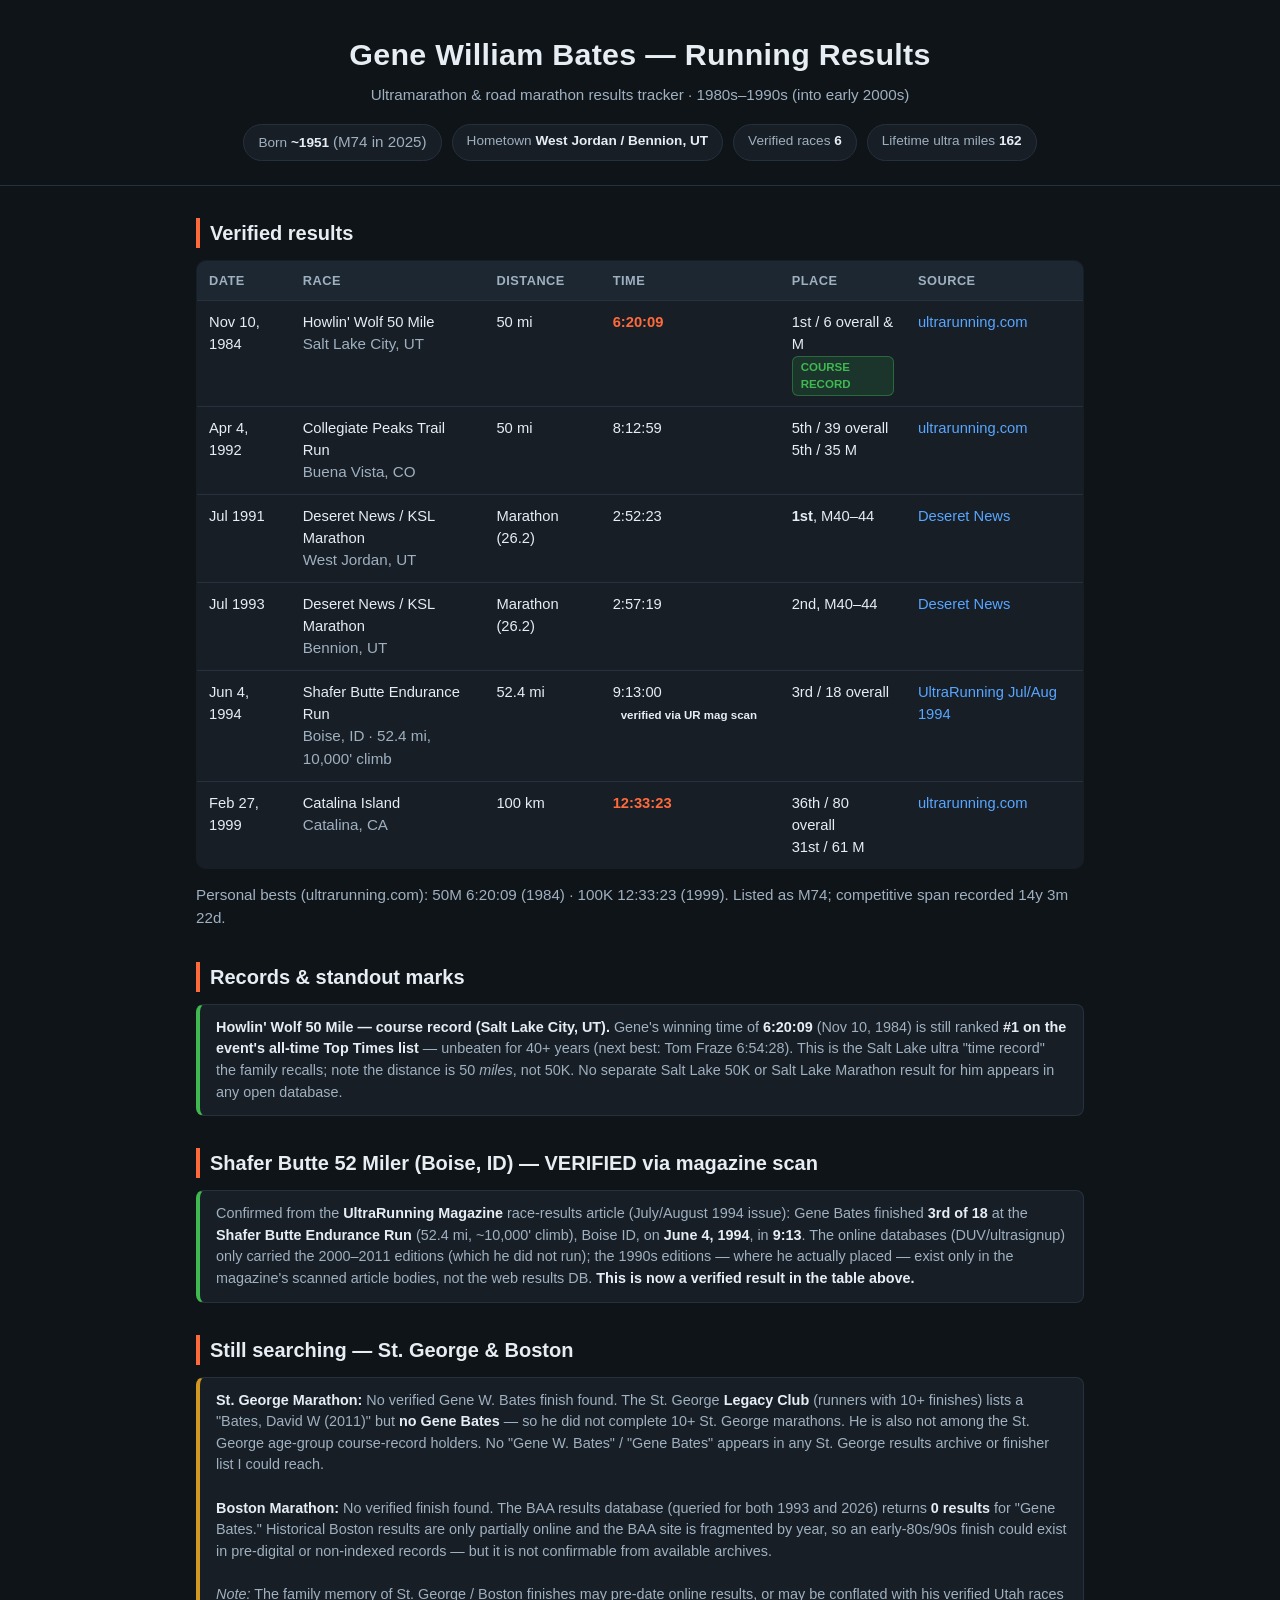
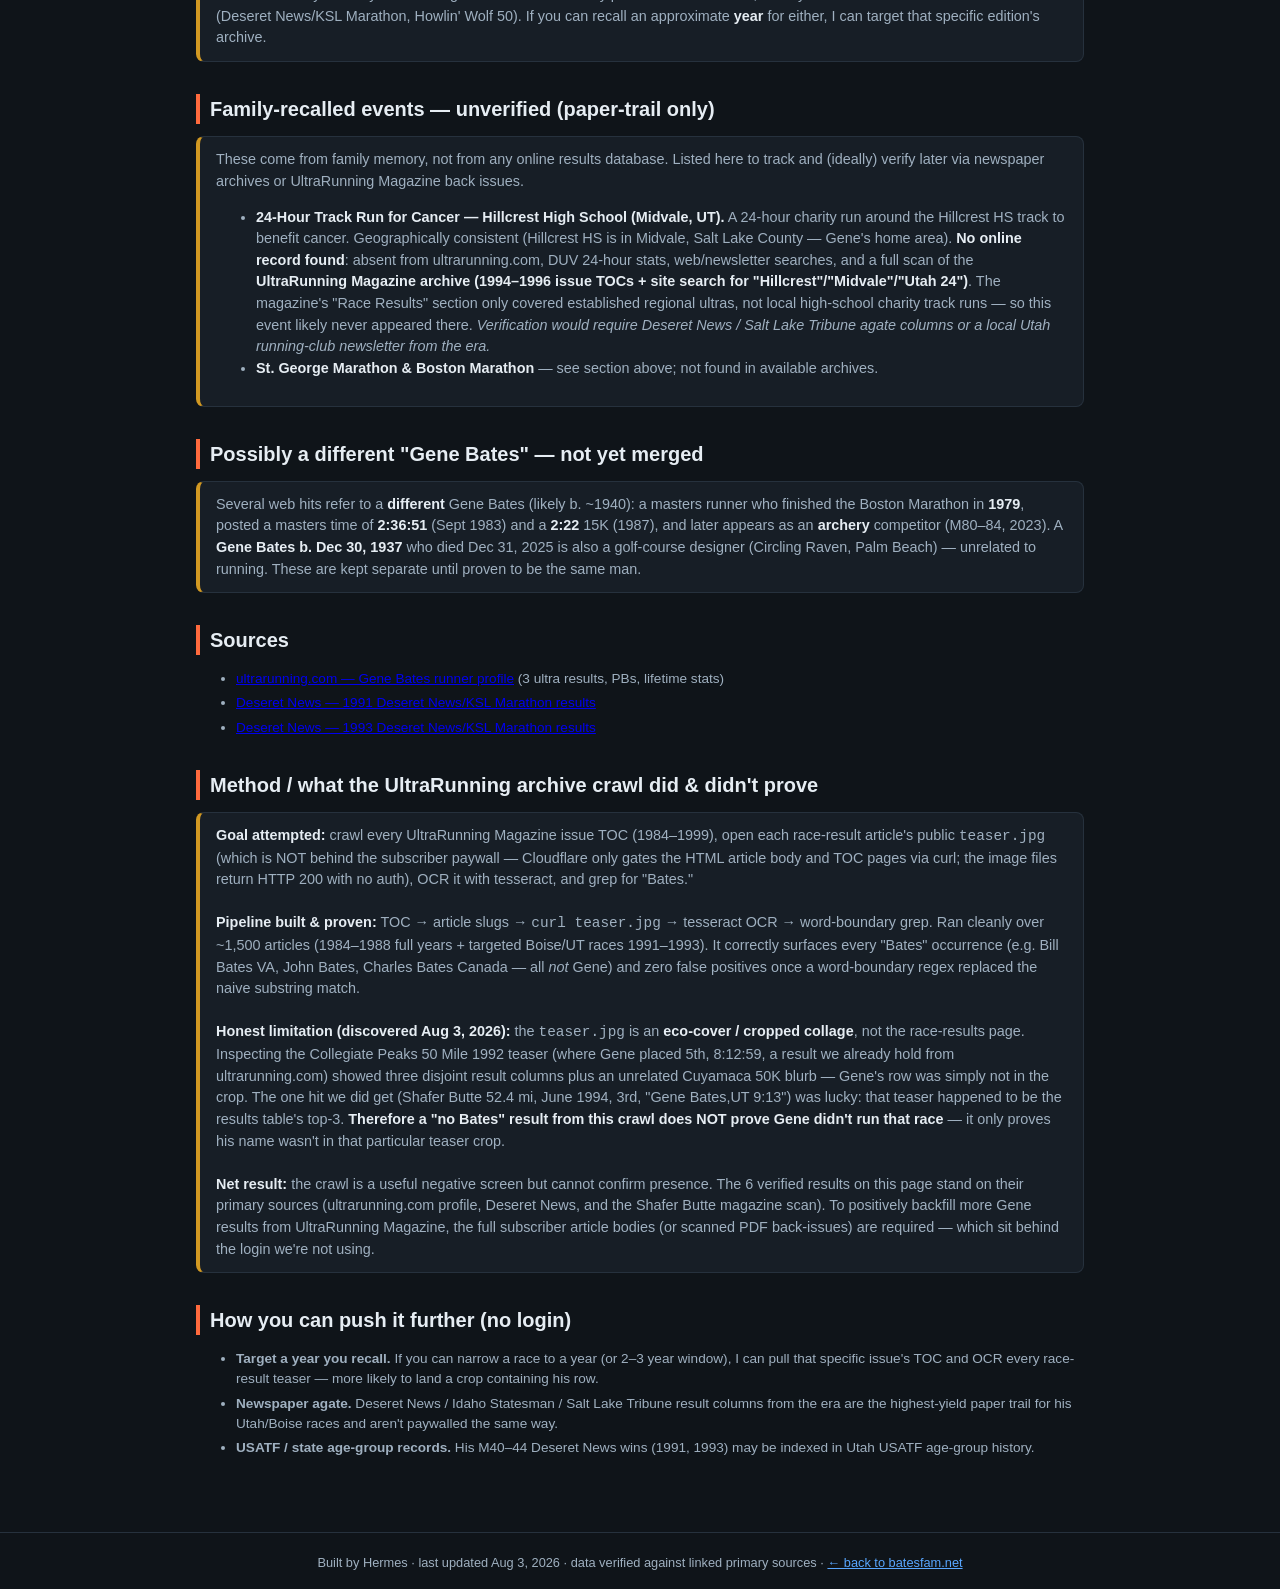
<file: gene-bates-results.html>
<!DOCTYPE html>
<html lang="en">
<head>
<meta charset="utf-8">
<meta name="viewport" content="width=device-width, initial-scale=1">
<title>Gene William Bates — Running Results Tracker</title>
<style>
  :root{
    --bg:#0f1419; --card:#171e26; --line:#26313d; --text:#e6edf3; --muted:#9fb0c0;
    --accent:#ff6a3d; --good:#3fb950; --warn:#d29922; --link:#58a6ff;
  }
  *{box-sizing:border-box}
  body{margin:0;font-family:-apple-system,BlinkMacSystemFont,"Segoe UI",Roboto,Helvetica,Arial,sans-serif;
       background:var(--bg);color:var(--text);line-height:1.5}
  header{padding:32px 20px 20px;border-bottom:1px solid var(--line);text-align:center}
  h1{margin:0 0 6px;font-size:1.9rem;letter-spacing:.3px}
  h2{margin:32px 0 12px;font-size:1.25rem;border-left:4px solid var(--accent);padding-left:10px}
  .sub{color:var(--muted);font-size:.95rem}
  .wrap{max-width:920px;margin:0 auto;padding:0 16px 60px}
  .summary{display:flex;flex-wrap:wrap;gap:10px;margin:18px 0 4px;justify-content:center}
  .chip{background:var(--card);border:1px solid var(--line);border-radius:999px;padding:6px 14px;font-size:.85rem;color:var(--muted)}
  .chip b{color:var(--text)}
  table{width:100%;border-collapse:collapse;margin:8px 0 6px;font-size:.92rem;background:var(--card);
        border:1px solid var(--line);border-radius:10px;overflow:hidden}
  th,td{padding:10px 12px;text-align:left;border-bottom:1px solid var(--line);vertical-align:top}
  th{background:#1d2731;color:var(--muted);font-weight:600;font-size:.8rem;text-transform:uppercase;letter-spacing:.5px}
  tr:last-child td{border-bottom:none}
  td a{color:var(--link);text-decoration:none}
  td a:hover{text-decoration:underline}
  .tag{display:inline-block;font-size:.72rem;padding:2px 8px;border-radius:6px;font-weight:600}
  .verified{background:rgba(63,185,80,.15);color:var(--good);border:1px solid rgba(63,185,80,.4)}
  .unverified{background:rgba(210,153,34,.15);color:var(--warn);border:1px solid rgba(210,153,34,.4)}
  .note{background:var(--card);border:1px solid var(--line);border-left:4px solid var(--warn);
        border-radius:8px;padding:12px 16px;margin:12px 0;font-size:.9rem;color:var(--muted)}
  .note b{color:var(--text)}
  .src{font-size:.85rem;color:var(--muted)}
  .src li{margin:4px 0}
  footer{text-align:center;color:var(--muted);font-size:.8rem;padding:20px;border-top:1px solid var(--line)}
  .pb{color:var(--accent);font-weight:600}
  .placeholder{color:var(--warn);font-style:italic}
</style>

<script data-goatcounter="https://cliffy2323.goatcounter.com/count" async src="//gc.zgo.at/count.js"></script></head>
<body>
<header>
  <h1>Gene William Bates — Running Results</h1>
  <div class="sub">Ultramarathon &amp; road marathon results tracker · 1980s–1990s (into early 2000s)</div>
  <div class="summary">
    <span class="chip">Born <b>~1951</b> <span class="sub">(M74 in 2025)</span></span>
    <span class="chip">Hometown <b>West Jordan / Bennion, UT</b></span>
    <span class="chip">Verified races <b>6</b></span>
    <span class="chip">Lifetime ultra miles <b>162</b></span>
  </div>
</header>

<div class="wrap">

  <h2>Verified results</h2>
  <table>
    <thead>
      <tr><th>Date</th><th>Race</th><th>Distance</th><th>Time</th><th>Place</th><th>Source</th></tr>
    </thead>
    <tbody>
      <tr>
        <td>Nov 10, 1984</td>
        <td>Howlin' Wolf 50 Mile<br><span class="sub">Salt Lake City, UT</span></td>
        <td>50 mi</td>
        <td class="pb">6:20:09</td>
        <td>1st / 6 overall &amp; M<br><span class="tag verified">COURSE RECORD</span></td>
        <td><a href="https://ultrarunning.com/calendar/event/howlin-039-wolf-50-mile/course/9855/top-times" target="_blank" rel="noopener">ultrarunning.com</a></td>
      </tr>
      <tr>
        <td>Apr 4, 1992</td>
        <td>Collegiate Peaks Trail Run<br><span class="sub">Buena Vista, CO</span></td>
        <td>50 mi</td>
        <td>8:12:59</td>
        <td>5th / 39 overall<br>5th / 35 M</td>
        <td><a href="https://ultrarunning.com/calendar/runner/view/Gene-Bates-639259dc-132f-11ea-8855-624db84c3c72" target="_blank" rel="noopener">ultrarunning.com</a></td>
      </tr>
      <tr>
        <td>Jul 1991</td>
        <td>Deseret News / KSL Marathon<br><span class="sub">West Jordan, UT</span></td>
        <td>Marathon (26.2)</td>
        <td>2:52:23</td>
        <td><b>1st</b>, M40–44</td>
        <td><a href="https://www.deseret.com/1991/7/26/18932626/1991-deseret-news-ksl-radio-marathon/" target="_blank" rel="noopener">Deseret News</a></td>
      </tr>
      <tr>
        <td>Jul 1993</td>
        <td>Deseret News / KSL Marathon<br><span class="sub">Bennion, UT</span></td>
        <td>Marathon (26.2)</td>
        <td>2:57:19</td>
        <td>2nd, M40–44</td>
        <td><a href="https://www.deseret.com/1993/7/25/19057824/deseret-news-ksl-marathon-results/" target="_blank" rel="noopener">Deseret News</a></td>
      </tr>
      <tr>
        <td>Jun 4, 1994</td>
        <td>Shafer Butte Endurance Run<br><span class="sub">Boise, ID · 52.4 mi, 10,000' climb</span></td>
        <td>52.4 mi</td>
        <td>9:13:00 <span class="tag tag-cr">verified via UR mag scan</span></td>
        <td>3rd / 18 overall</td>
        <td><a href="https://subscriber.ultrarunning.com/archive/article/shafer-butte-endurance-run-52-4-mi" target="_blank" rel="noopener">UltraRunning Jul/Aug 1994</a></td>
      </tr>
      <tr>
        <td>Feb 27, 1999</td>
        <td>Catalina Island<br><span class="sub">Catalina, CA</span></td>
        <td>100 km</td>
        <td class="pb">12:33:23</td>
        <td>36th / 80 overall<br>31st / 61 M</td>
        <td><a href="https://ultrarunning.com/calendar/runner/view/Gene-Bates-639259dc-132f-11ea-8855-624db84c3c72" target="_blank" rel="noopener">ultrarunning.com</a></td>
      </tr>
    </tbody>
  </table>
  <p class="sub">Personal bests (ultrarunning.com): 50M 6:20:09 (1984) · 100K 12:33:23 (1999). Listed as M74; competitive span recorded 14y 3m 22d.</p>

  <h2>Records &amp; standout marks</h2>
  <div class="note" style="border-left-color:var(--good)">
    <b>Howlin' Wolf 50 Mile — course record (Salt Lake City, UT).</b> Gene's winning time of <b>6:20:09</b> (Nov 10, 1984) is still ranked <b>#1 on the event's all-time Top Times list</b> — unbeaten for 40+ years (next best: Tom Fraze 6:54:28). This is the Salt Lake ultra "time record" the family recalls; note the distance is 50 <i>miles</i>, not 50K. No separate Salt Lake 50K or Salt Lake Marathon result for him appears in any open database.
  </div>

  <h2>Shafer Butte 52 Miler (Boise, ID) — VERIFIED via magazine scan</h2>
  <div class="note" style="border-left-color:var(--good)">
    Confirmed from the <b>UltraRunning Magazine</b> race-results article (July/August 1994 issue): Gene Bates finished <b>3rd of 18</b> at the <b>Shafer Butte Endurance Run</b> (52.4 mi, ~10,000' climb), Boise ID, on <b>June 4, 1994</b>, in <b>9:13</b>. The online databases (DUV/ultrasignup) only carried the 2000–2011 editions (which he did not run); the 1990s editions — where he actually placed — exist only in the magazine's scanned article bodies, not the web results DB. <b>This is now a verified result in the table above.</b>
  </div>

  <h2>Still searching — St. George &amp; Boston</h2>
  <div class="note" style="border-left-color:var(--warn)">
    <b>St. George Marathon:</b> No verified Gene W. Bates finish found. The St. George <b>Legacy Club</b> (runners with 10+ finishes) lists a "Bates, David W (2011)" but <b>no Gene Bates</b> — so he did not complete 10+ St. George marathons. He is also not among the St. George age-group course-record holders. No "Gene W. Bates" / "Gene Bates" appears in any St. George results archive or finisher list I could reach.
    <br><br>
    <b>Boston Marathon:</b> No verified finish found. The BAA results database (queried for both 1993 and 2026) returns <b>0 results</b> for "Gene Bates." Historical Boston results are only partially online and the BAA site is fragmented by year, so an early-80s/90s finish could exist in pre-digital or non-indexed records — but it is not confirmable from available archives.
    <br><br>
    <i>Note:</i> The family memory of St. George / Boston finishes may pre-date online results, or may be conflated with his verified Utah races (Deseret News/KSL Marathon, Howlin' Wolf 50). If you can recall an approximate <b>year</b> for either, I can target that specific edition's archive.
  </div>

  <h2>Family-recalled events — unverified (paper-trail only)</h2>
  <div class="note" style="border-left-color:var(--warn)">
    These come from family memory, not from any online results database. Listed here to track and (ideally) verify later via newspaper archives or UltraRunning Magazine back issues.
    <ul>
      <li><b>24-Hour Track Run for Cancer — Hillcrest High School (Midvale, UT).</b> A 24-hour charity run around the Hillcrest HS track to benefit cancer. Geographically consistent (Hillcrest HS is in Midvale, Salt Lake County — Gene's home area). <b>No online record found</b>: absent from ultrarunning.com, DUV 24-hour stats, web/newsletter searches, and a full scan of the <b>UltraRunning Magazine archive (1994–1996 issue TOCs + site search for "Hillcrest"/"Midvale"/"Utah 24")</b>. The magazine's "Race Results" section only covered established regional ultras, not local high-school charity track runs — so this event likely never appeared there. <i>Verification would require Deseret News / Salt Lake Tribune agate columns or a local Utah running-club newsletter from the era.</i></li>
    <li><b>St. George Marathon &amp; Boston Marathon</b> — see section above; not found in available archives.</li>
    </ul>
  </div>

  <h2>Possibly a different "Gene Bates" — not yet merged</h2>
  <div class="note">
    Several web hits refer to a <b>different</b> Gene Bates (likely b. ~1940): a masters runner who finished the Boston Marathon in <b>1979</b>, posted a masters time of <b>2:36:51</b> (Sept 1983) and a <b>2:22</b> 15K (1987), and later appears as an <b>archery</b> competitor (M80–84, 2023). A <b>Gene Bates b. Dec 30, 1937</b> who died Dec 31, 2025 is also a golf-course designer (Circling Raven, Palm Beach) — unrelated to running. These are kept separate until proven to be the same man.
  </div>

  <h2>Sources</h2>
  <ul class="src">
    <li><a href="https://ultrarunning.com/calendar/runner/view/Gene-Bates-639259dc-132f-11ea-8855-624db84c3c72" target="_blank" rel="noopener">ultrarunning.com — Gene Bates runner profile</a> (3 ultra results, PBs, lifetime stats)</li>
    <li><a href="https://www.deseret.com/1991/7/26/18932626/1991-deseret-news-ksl-radio-marathon/" target="_blank" rel="noopener">Deseret News — 1991 Deseret News/KSL Marathon results</a></li>
    <li><a href="https://www.deseret.com/1993/7/25/19057824/deseret-news-ksl-marathon-results/" target="_blank" rel="noopener">Deseret News — 1993 Deseret News/KSL Marathon results</a></li>
  </ul>

  <h2>Method / what the UltraRunning archive crawl did &amp; didn't prove</h2>
  <div class="note" style="border-left-color:var(--warn)">
    <b>Goal attempted:</b> crawl every UltraRunning Magazine issue TOC (1984–1999), open each race-result article's public <code>teaser.jpg</code> (which is NOT behind the subscriber paywall — Cloudflare only gates the HTML article body and TOC pages via curl; the image files return HTTP 200 with no auth), OCR it with tesseract, and grep for "Bates."<br><br>
    <b>Pipeline built &amp; proven:</b> TOC → article slugs → <code>curl teaser.jpg</code> → tesseract OCR → word-boundary grep. Ran cleanly over ~1,500 articles (1984–1988 full years + targeted Boise/UT races 1991–1993). It correctly surfaces every "Bates" occurrence (e.g. Bill Bates VA, John Bates, Charles Bates Canada — all <i>not</i> Gene) and zero false positives once a word-boundary regex replaced the naive substring match.<br><br>
    <b>Honest limitation (discovered Aug 3, 2026):</b> the <code>teaser.jpg</code> is an <b>eco-cover / cropped collage</b>, not the race-results page. Inspecting the Collegiate Peaks 50 Mile 1992 teaser (where Gene placed 5th, 8:12:59, a result we already hold from ultrarunning.com) showed three disjoint result columns plus an unrelated Cuyamaca 50K blurb — Gene's row was simply not in the crop. The one hit we did get (Shafer Butte 52.4 mi, June 1994, 3rd, "Gene Bates,UT 9:13") was lucky: that teaser happened to be the results table's top-3. <b>Therefore a "no Bates" result from this crawl does NOT prove Gene didn't run that race</b> — it only proves his name wasn't in that particular teaser crop.<br><br>
    <b>Net result:</b> the crawl is a useful negative screen but cannot confirm presence. The 6 verified results on this page stand on their primary sources (ultrarunning.com profile, Deseret News, and the Shafer Butte magazine scan). To positively backfill more Gene results from UltraRunning Magazine, the full subscriber article bodies (or scanned PDF back-issues) are required — which sit behind the login we're not using.
  </div>

  <h2>How you can push it further (no login)</h2>
  <ul class="src">
    <li><b>Target a year you recall.</b> If you can narrow a race to a year (or 2–3 year window), I can pull that specific issue's TOC and OCR every race-result teaser — more likely to land a crop containing his row.</li>
    <li><b>Newspaper agate.</b> Deseret News / Idaho Statesman / Salt Lake Tribune result columns from the era are the highest-yield paper trail for his Utah/Boise races and aren't paywalled the same way.</li>
    <li><b>USATF / state age-group records.</b> His M40–44 Deseret News wins (1991, 1993) may be indexed in Utah USATF age-group history.</li>
  </ul>

</div>

<footer>
  Built by Hermes · last updated Aug 3, 2026 · data verified against linked primary sources
  · <a href="/bates-family-tree.html" style="color:var(--link)">← back to batesfam.net</a>
</footer>
</body>
</html>
</file>
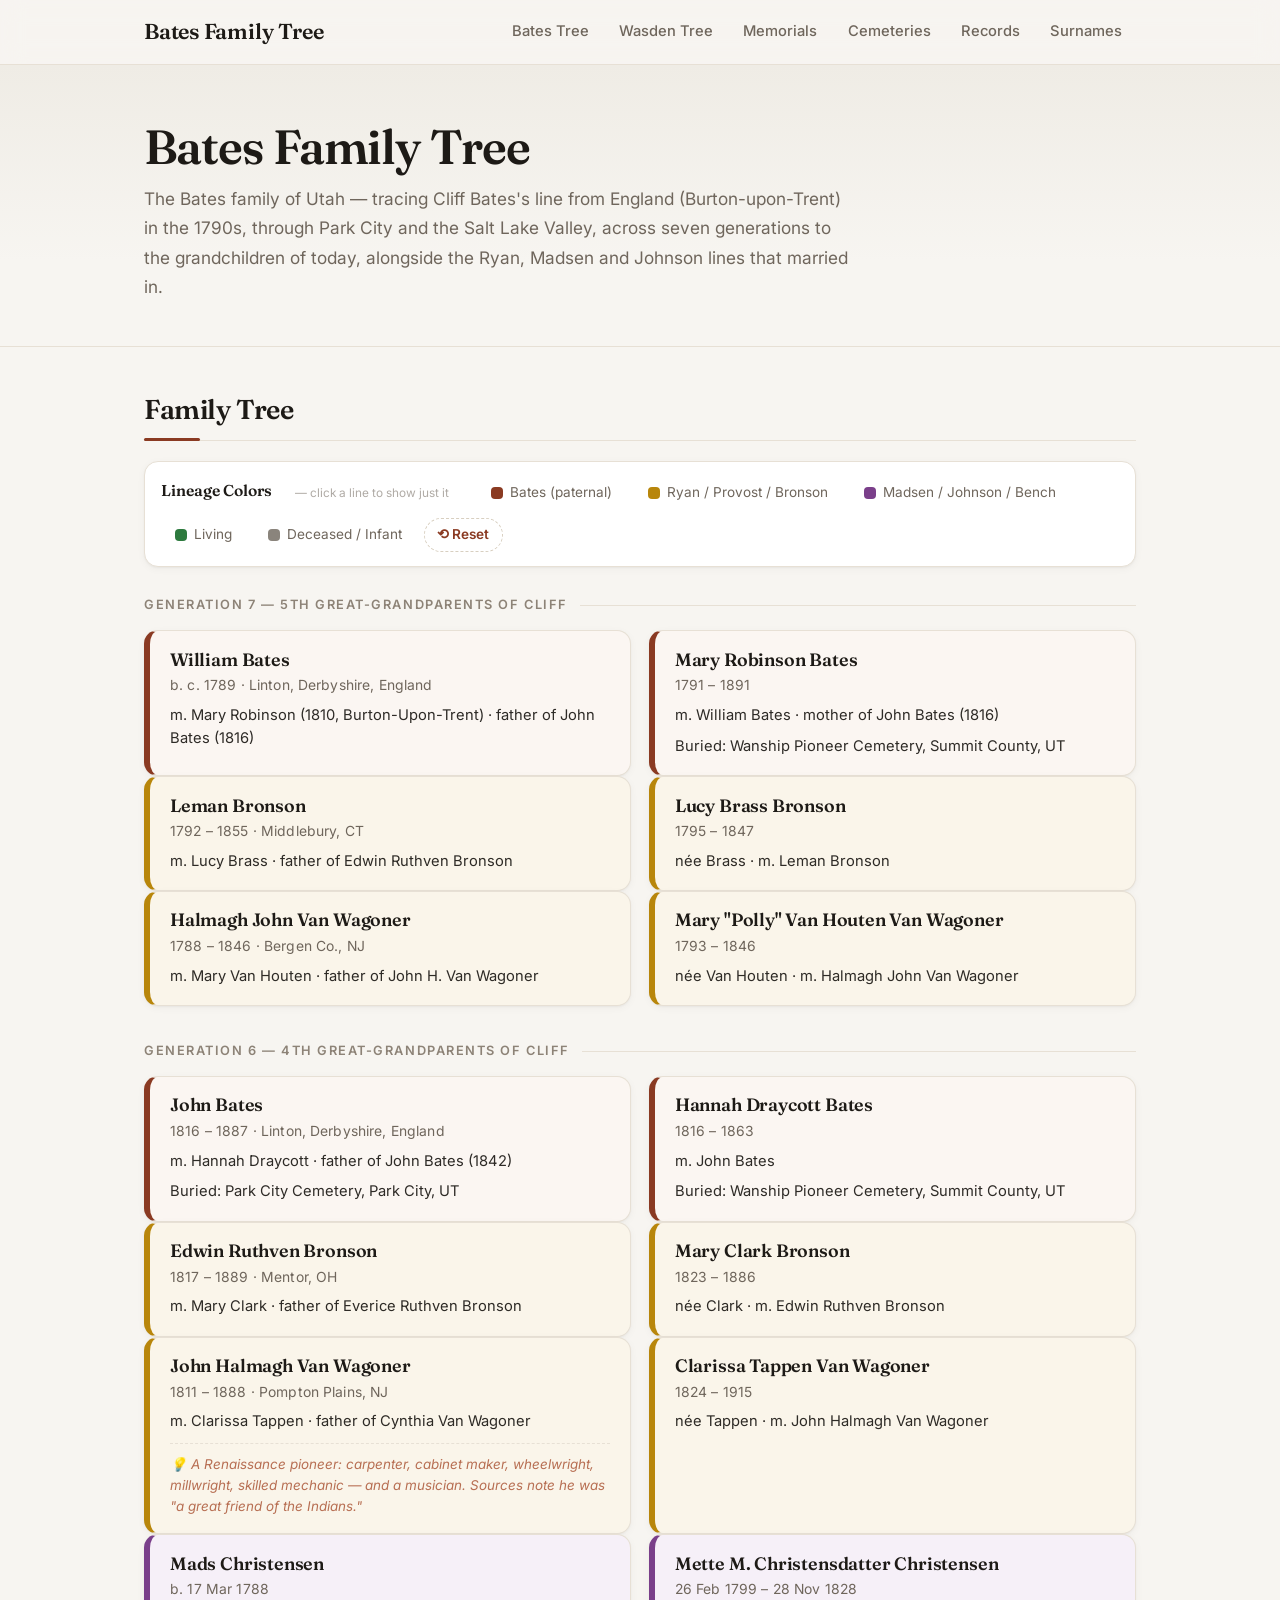
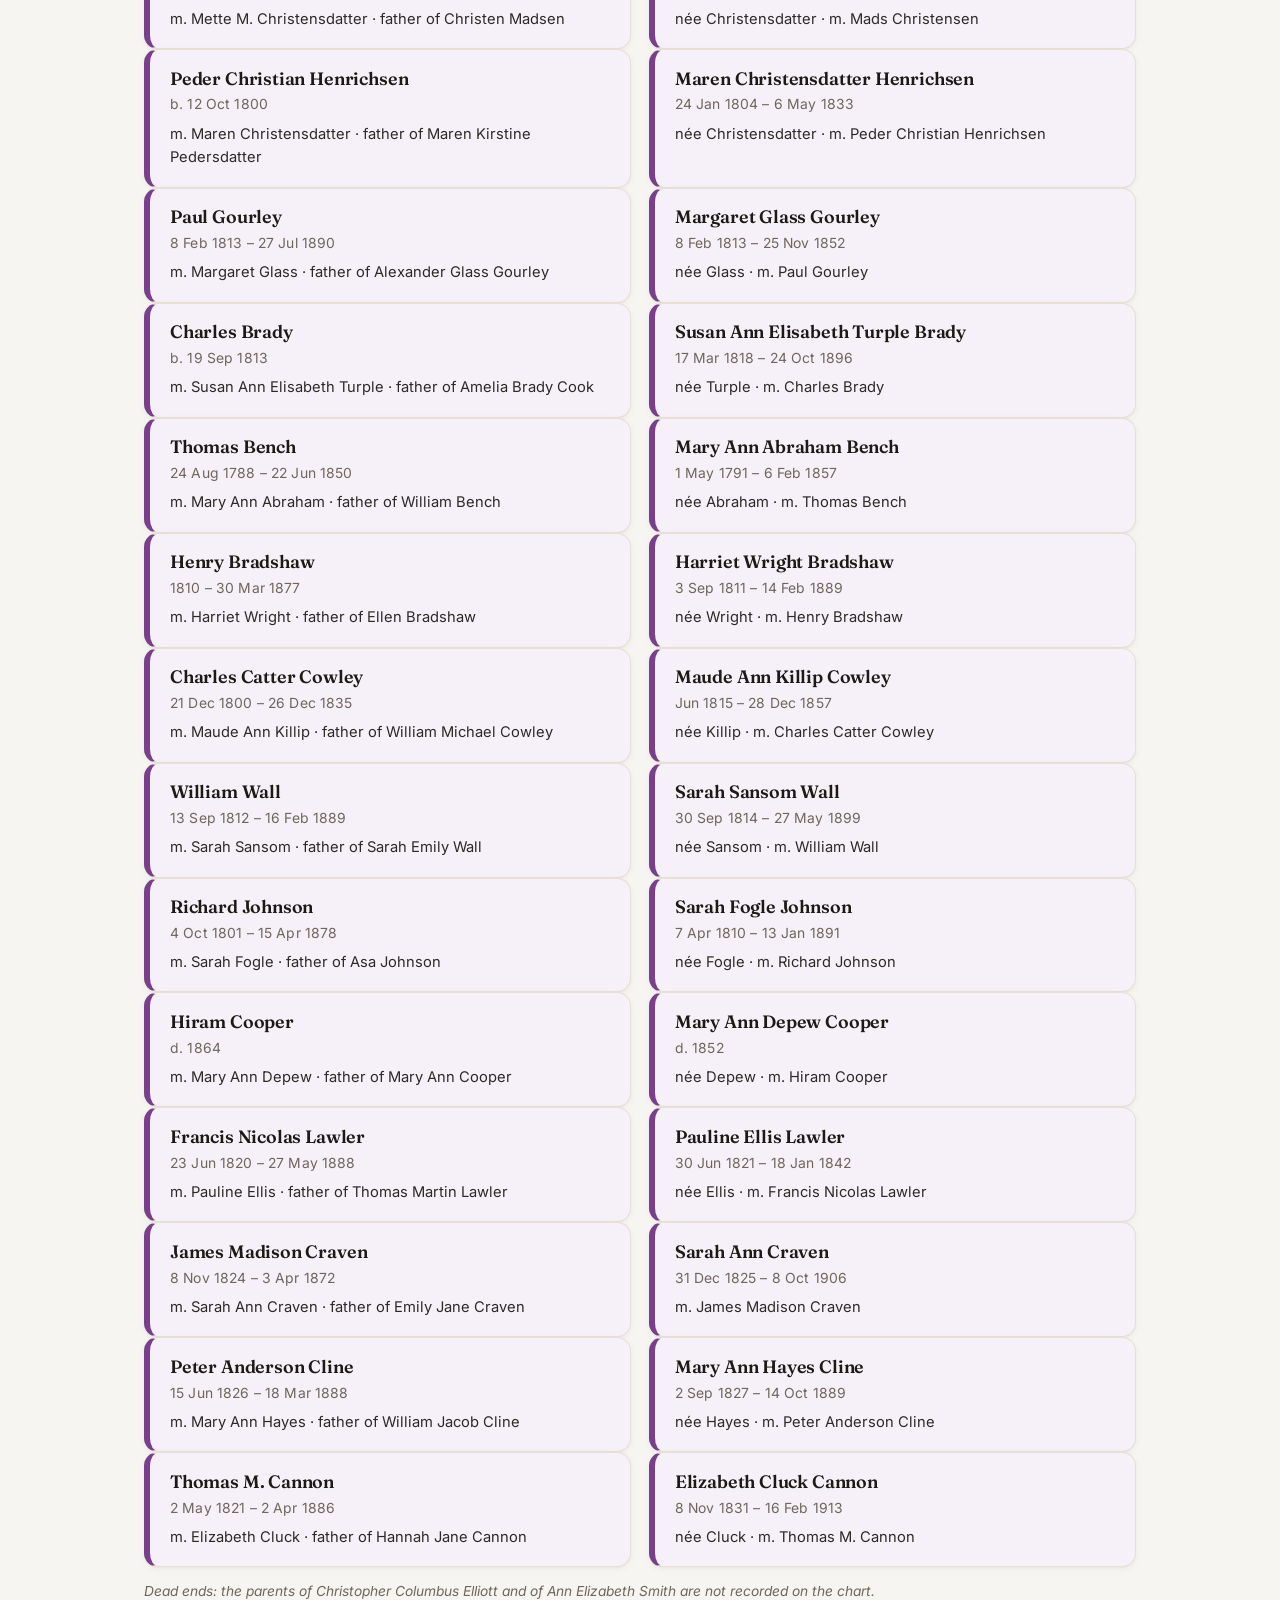
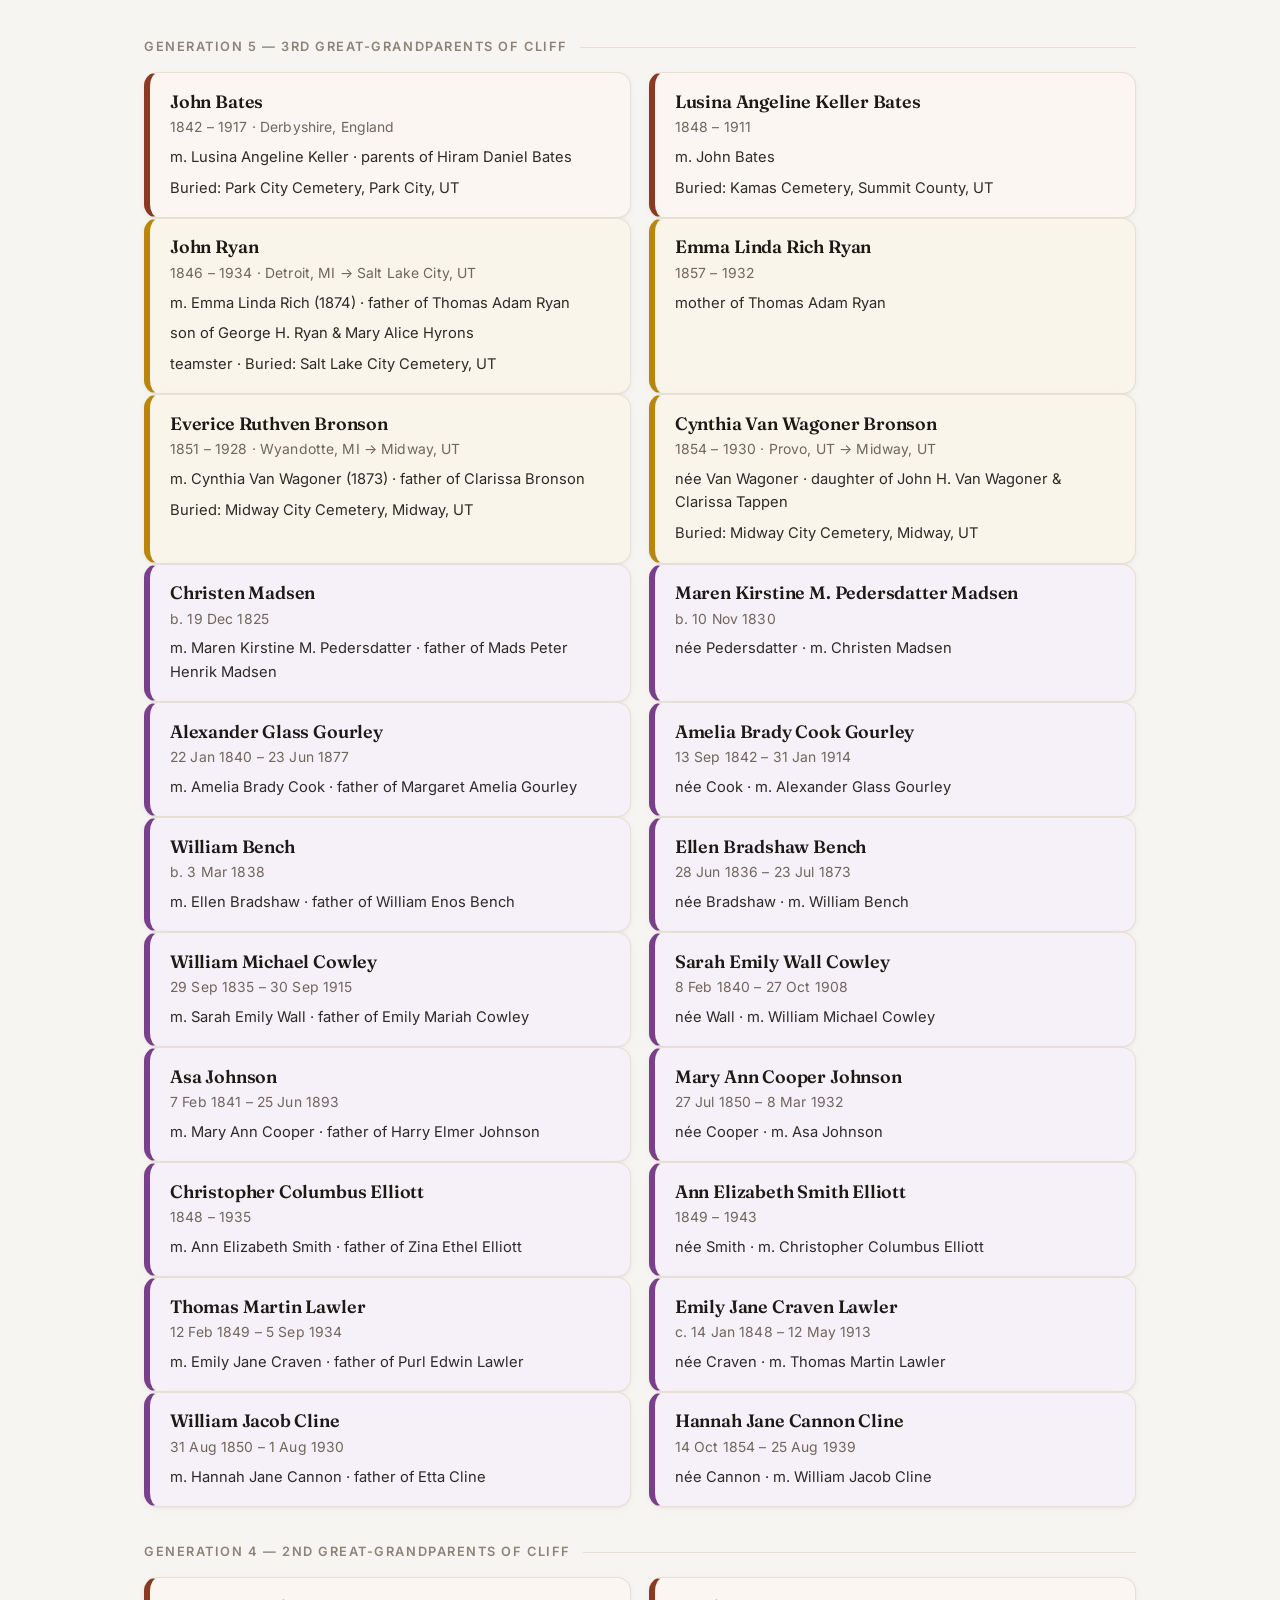
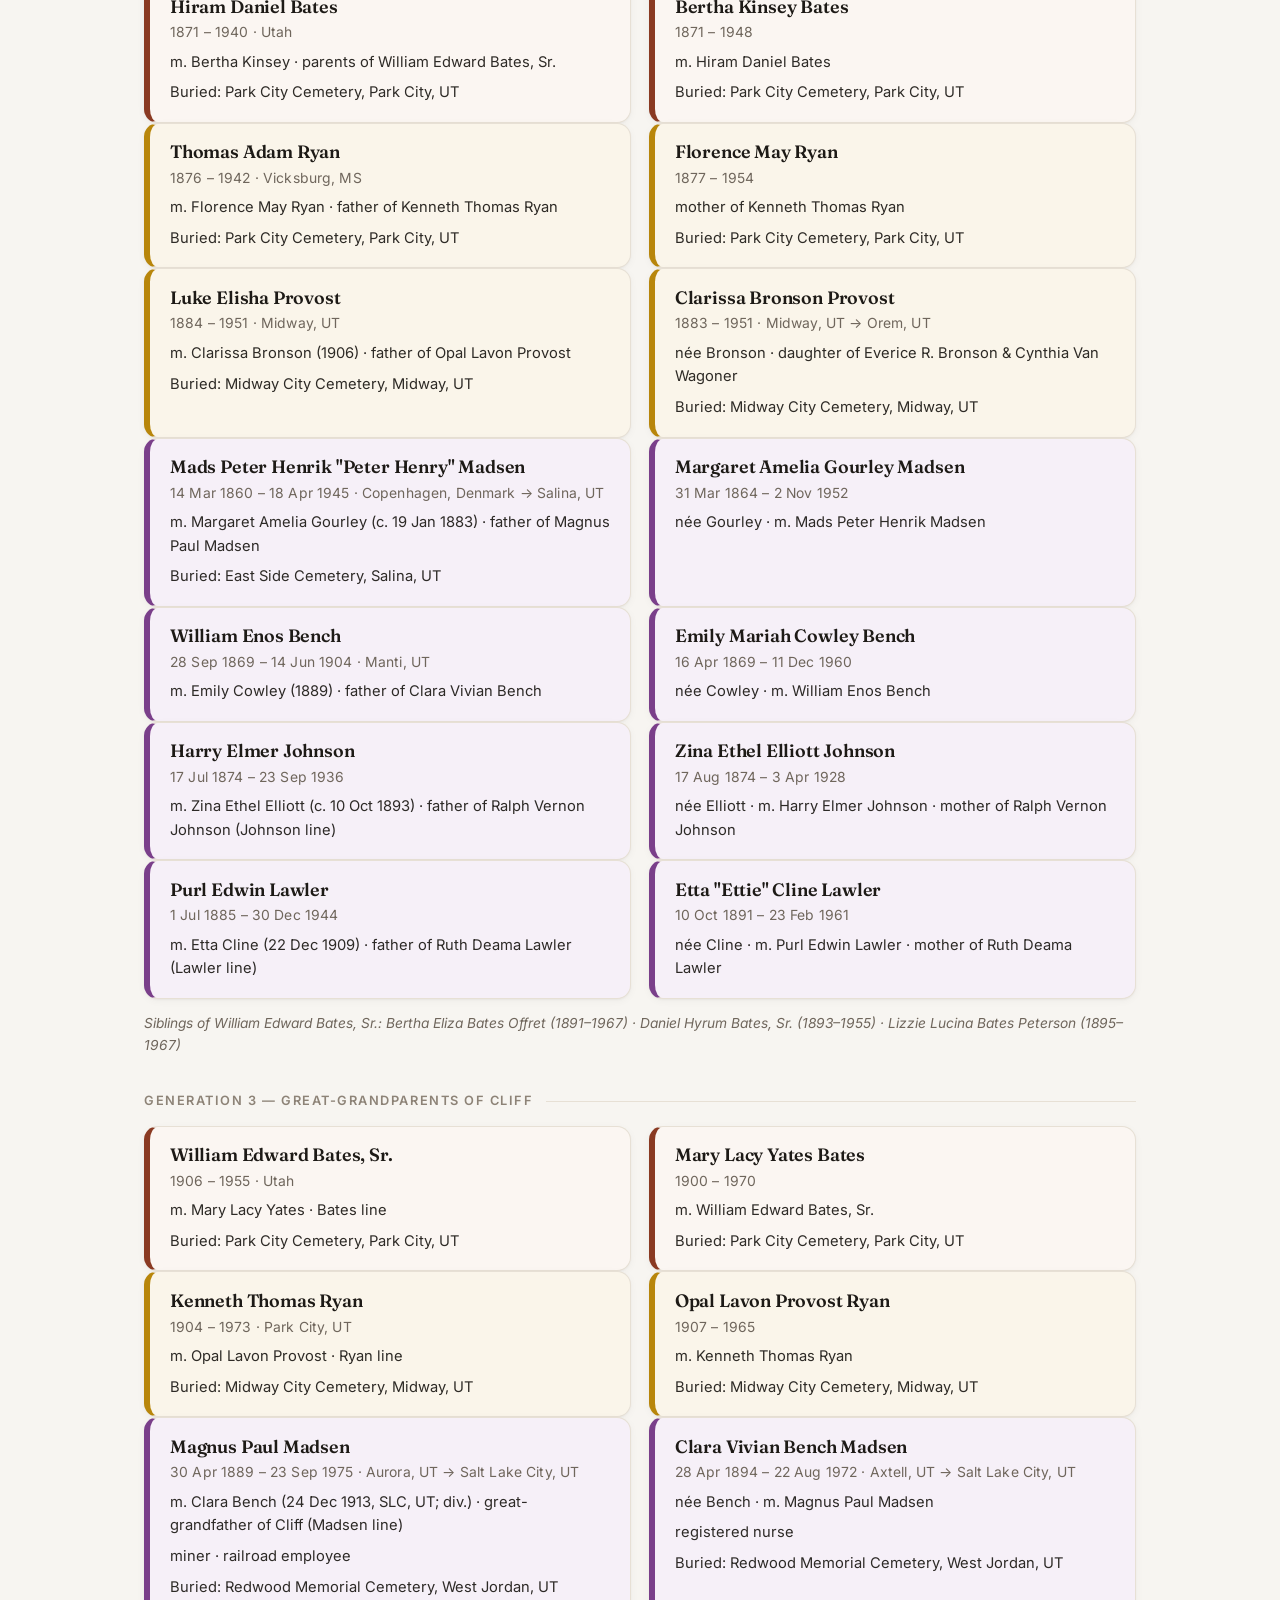
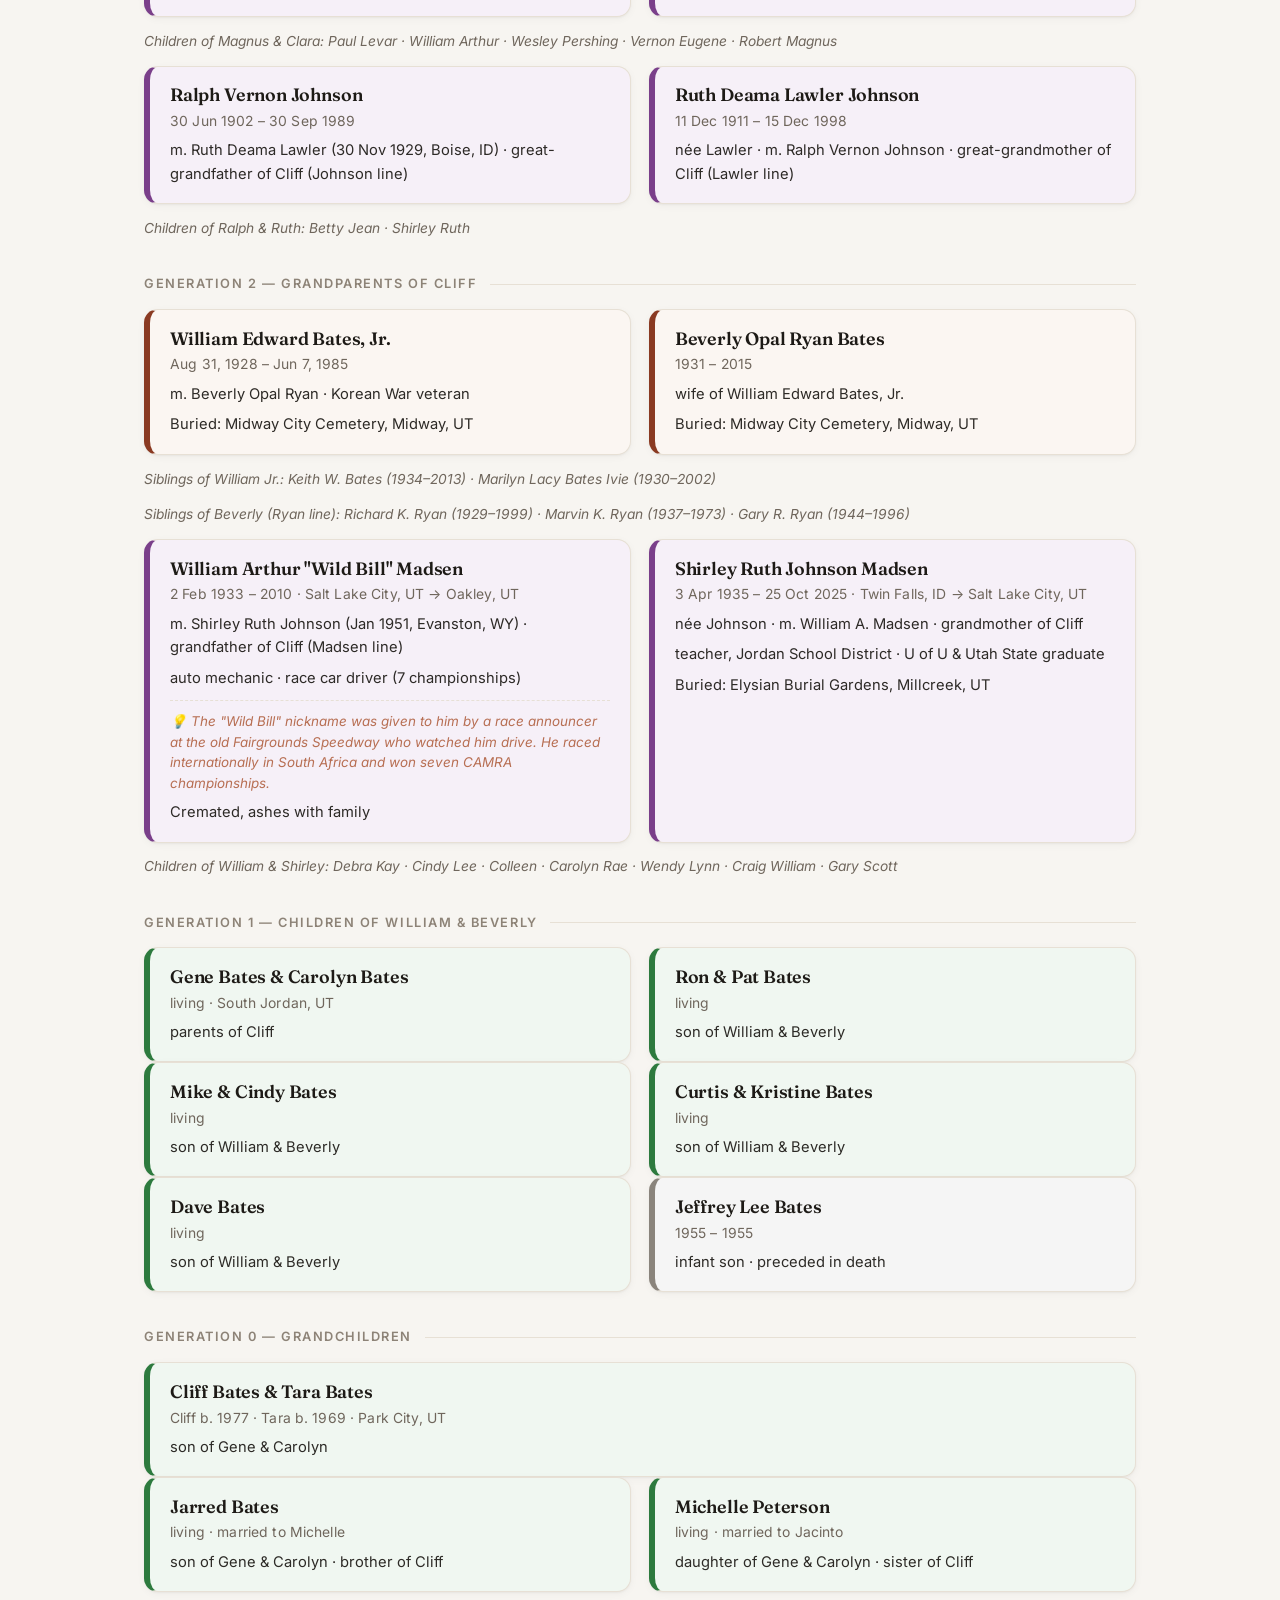
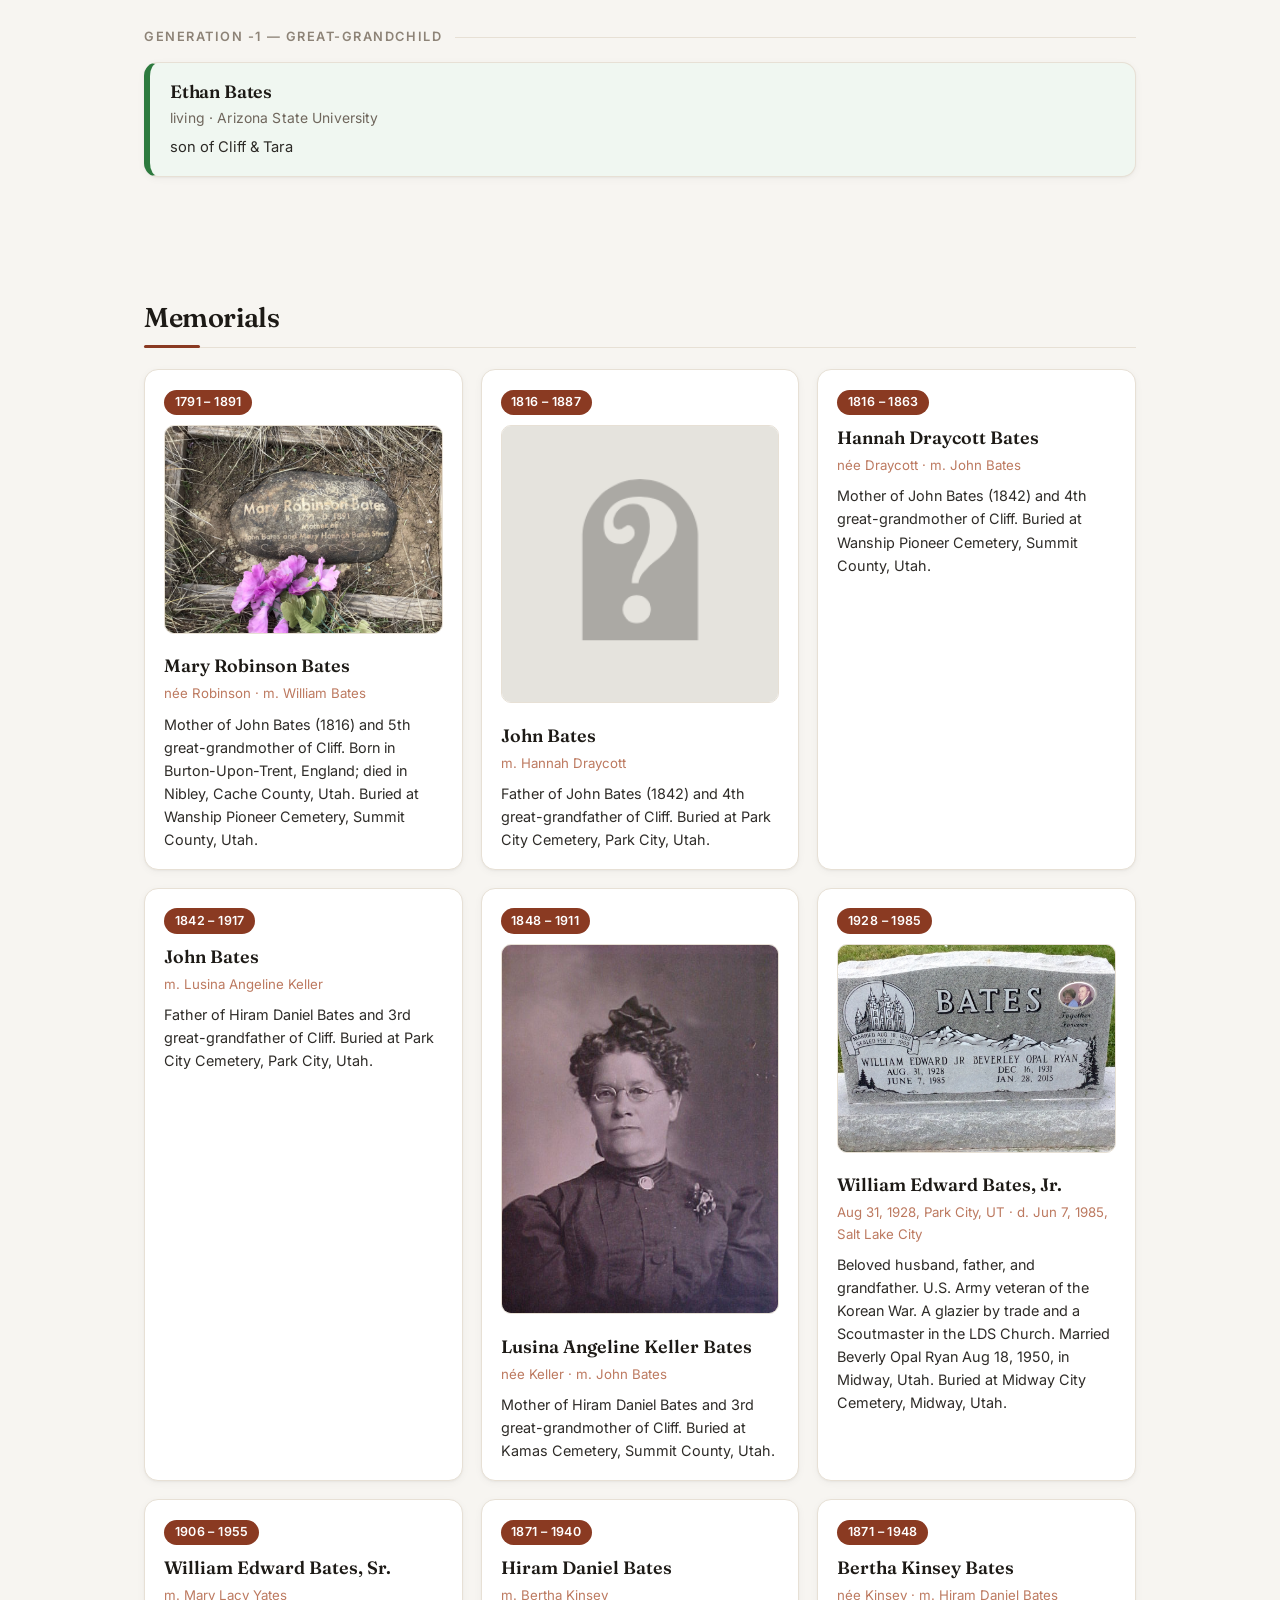
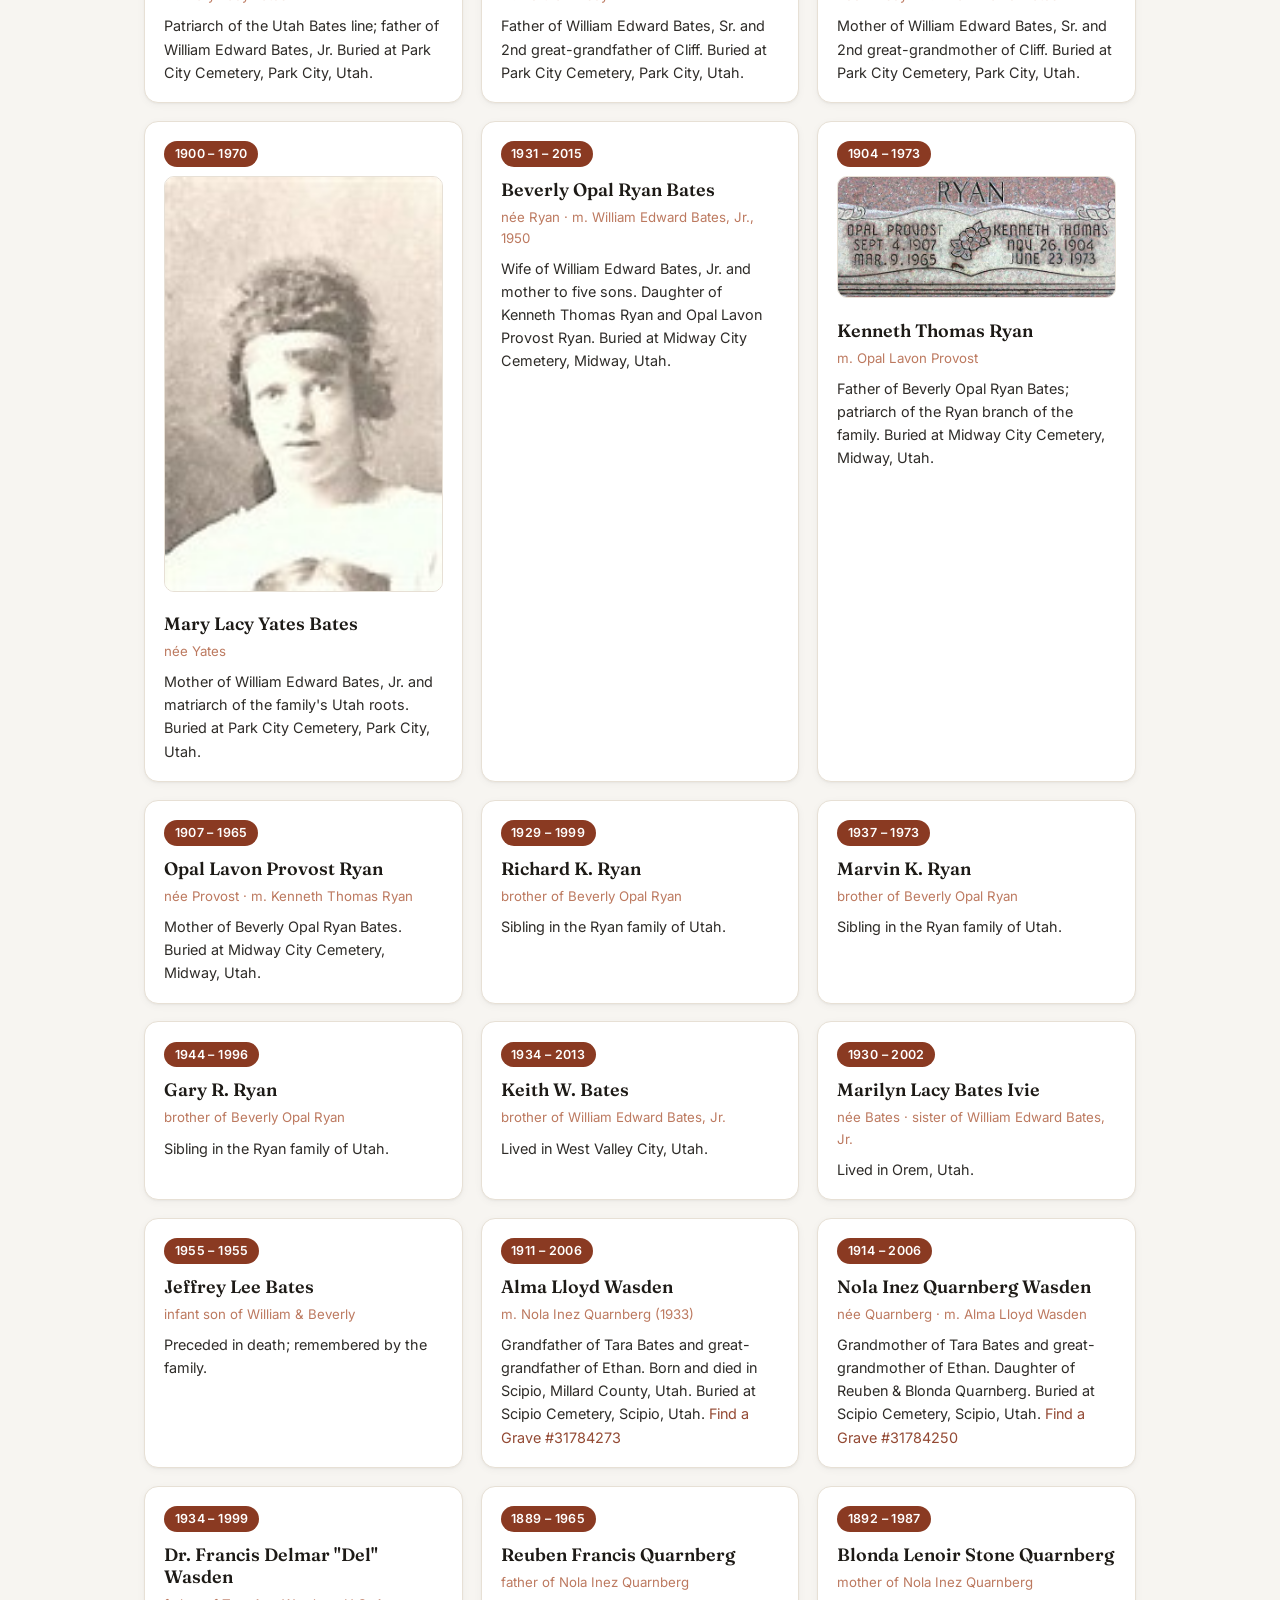
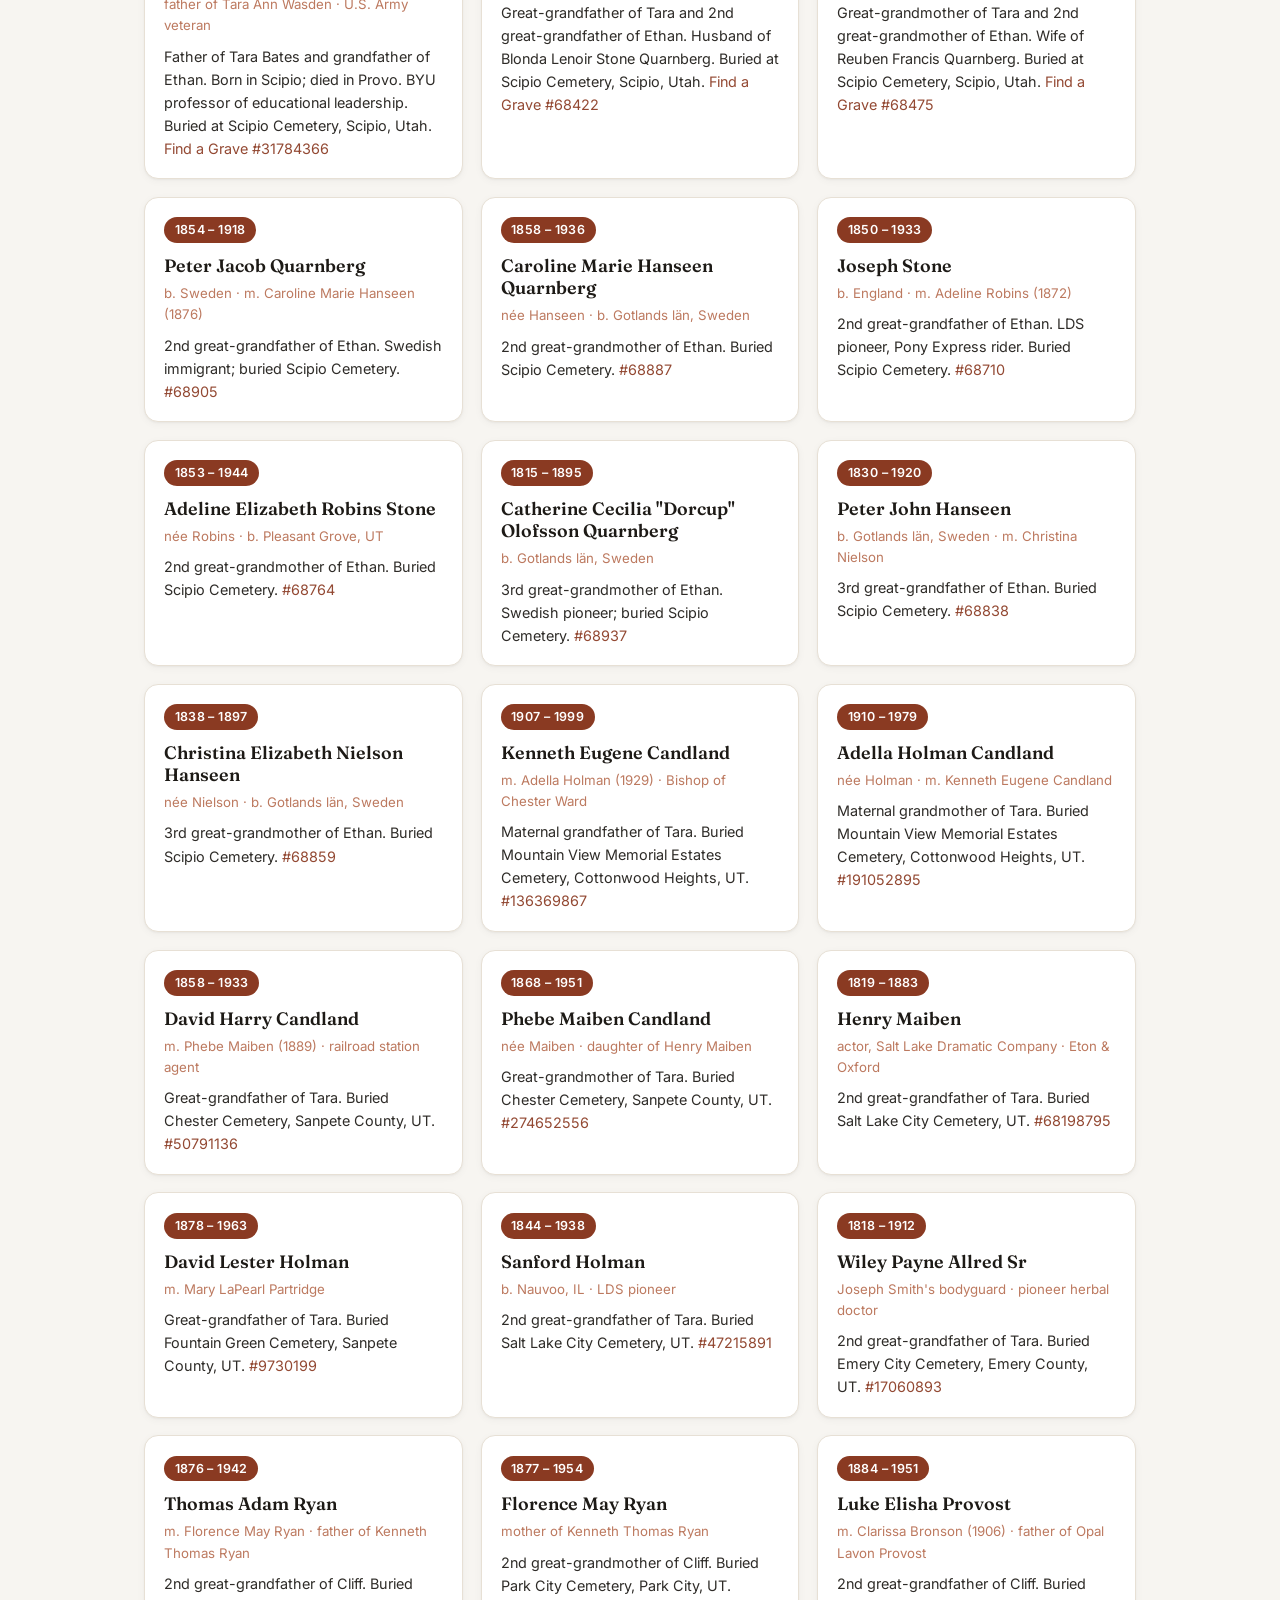
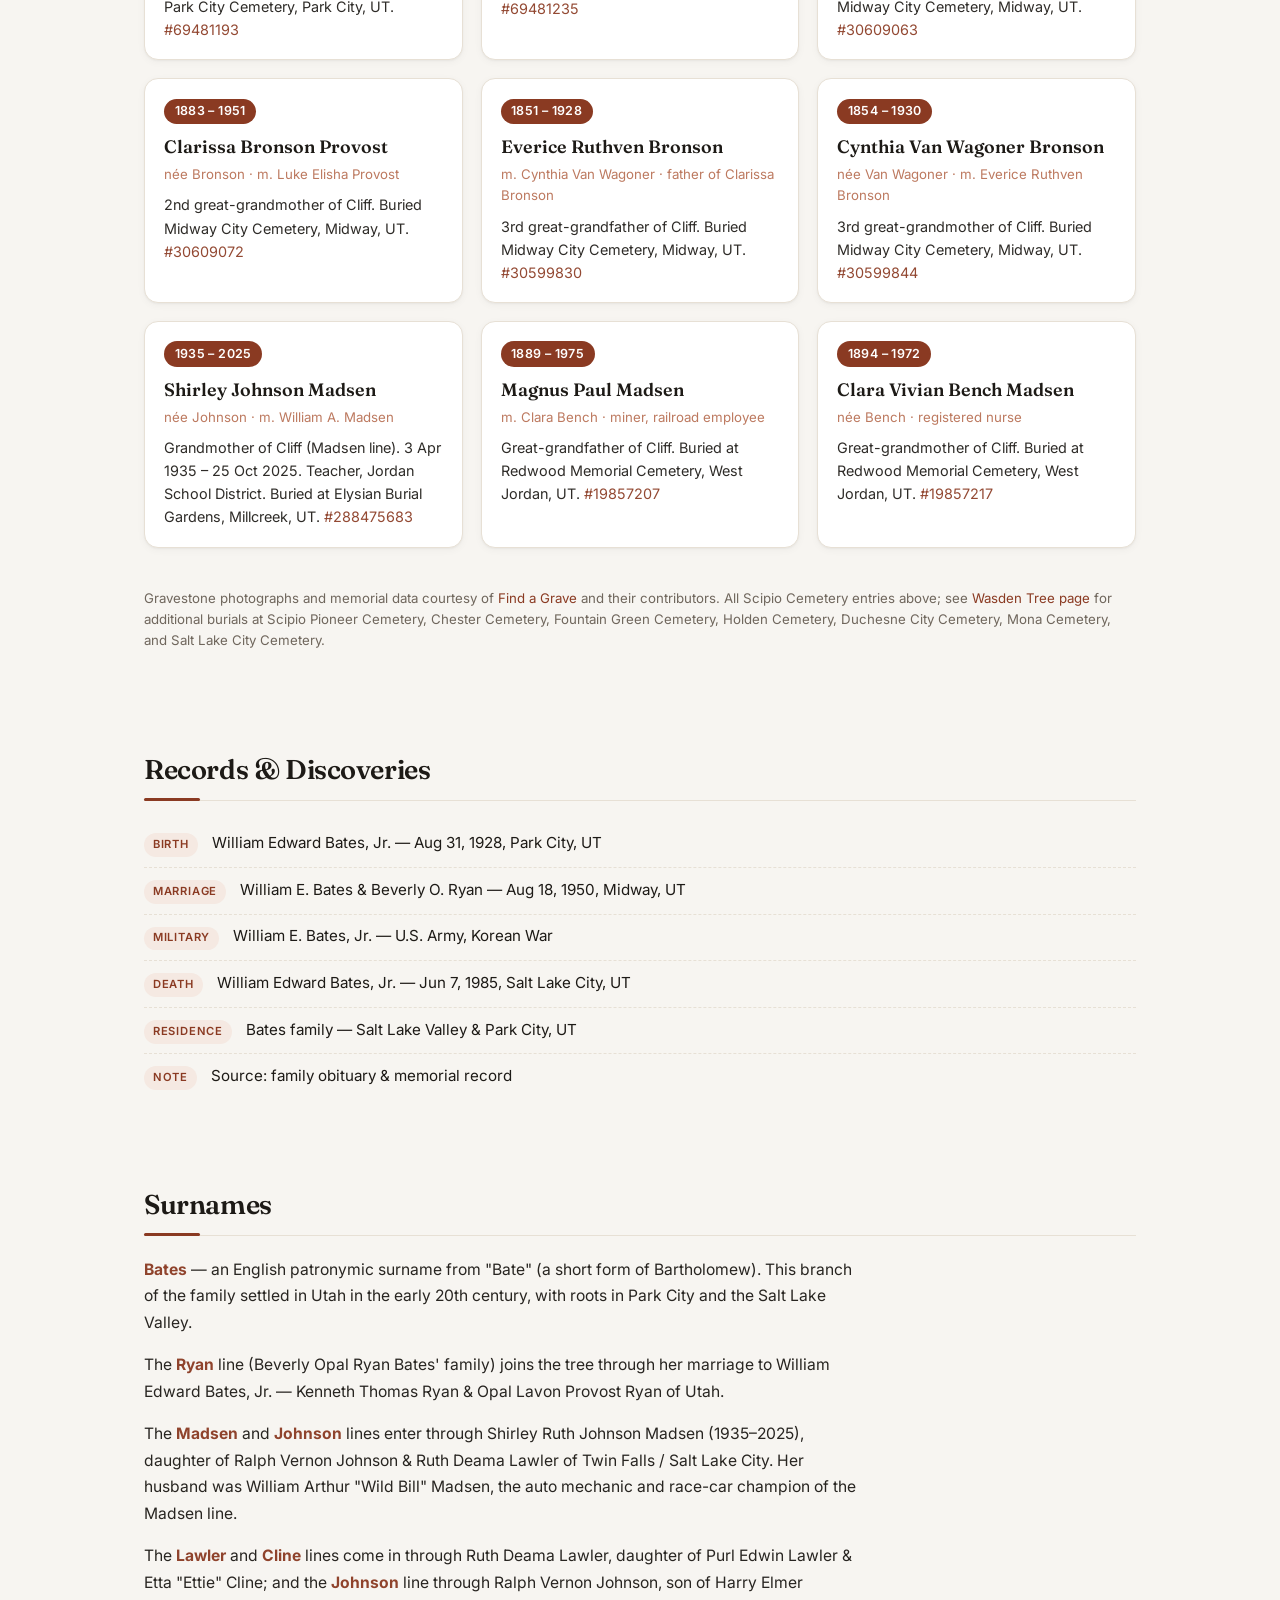
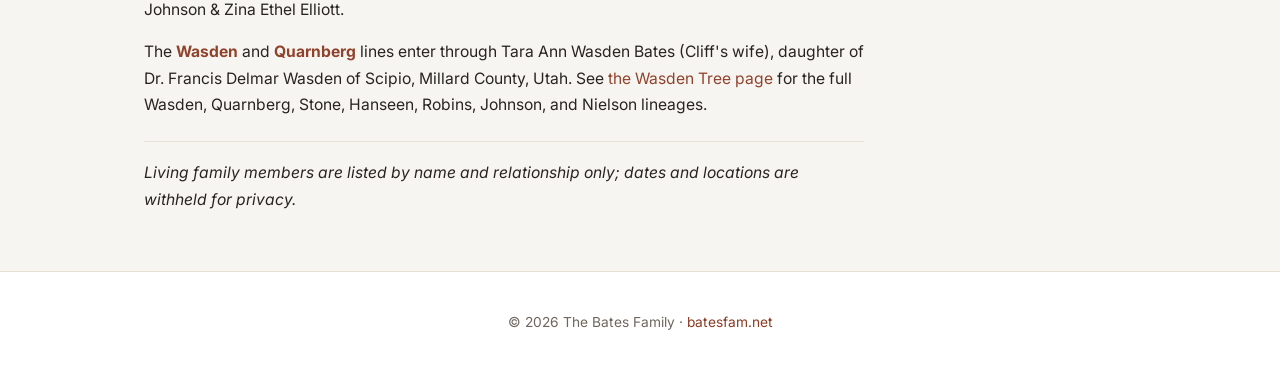
<file: genealogy.html>
<!DOCTYPE html>
<html lang="en">
<head>
  <meta charset="UTF-8" />
  <meta http-equiv="refresh" content="0; url=/bates-family-tree.html" />
  <link rel="canonical" href="/bates-family-tree.html" />
  <title>Bates Family Tree</title>
  <script>location.replace('/bates-family-tree.html');</script>
</head>
<body>
  <p>This page has moved to <a href="/bates-family-tree.html">the Bates Family Tree</a>.</p>
</body>
</html>
</file>
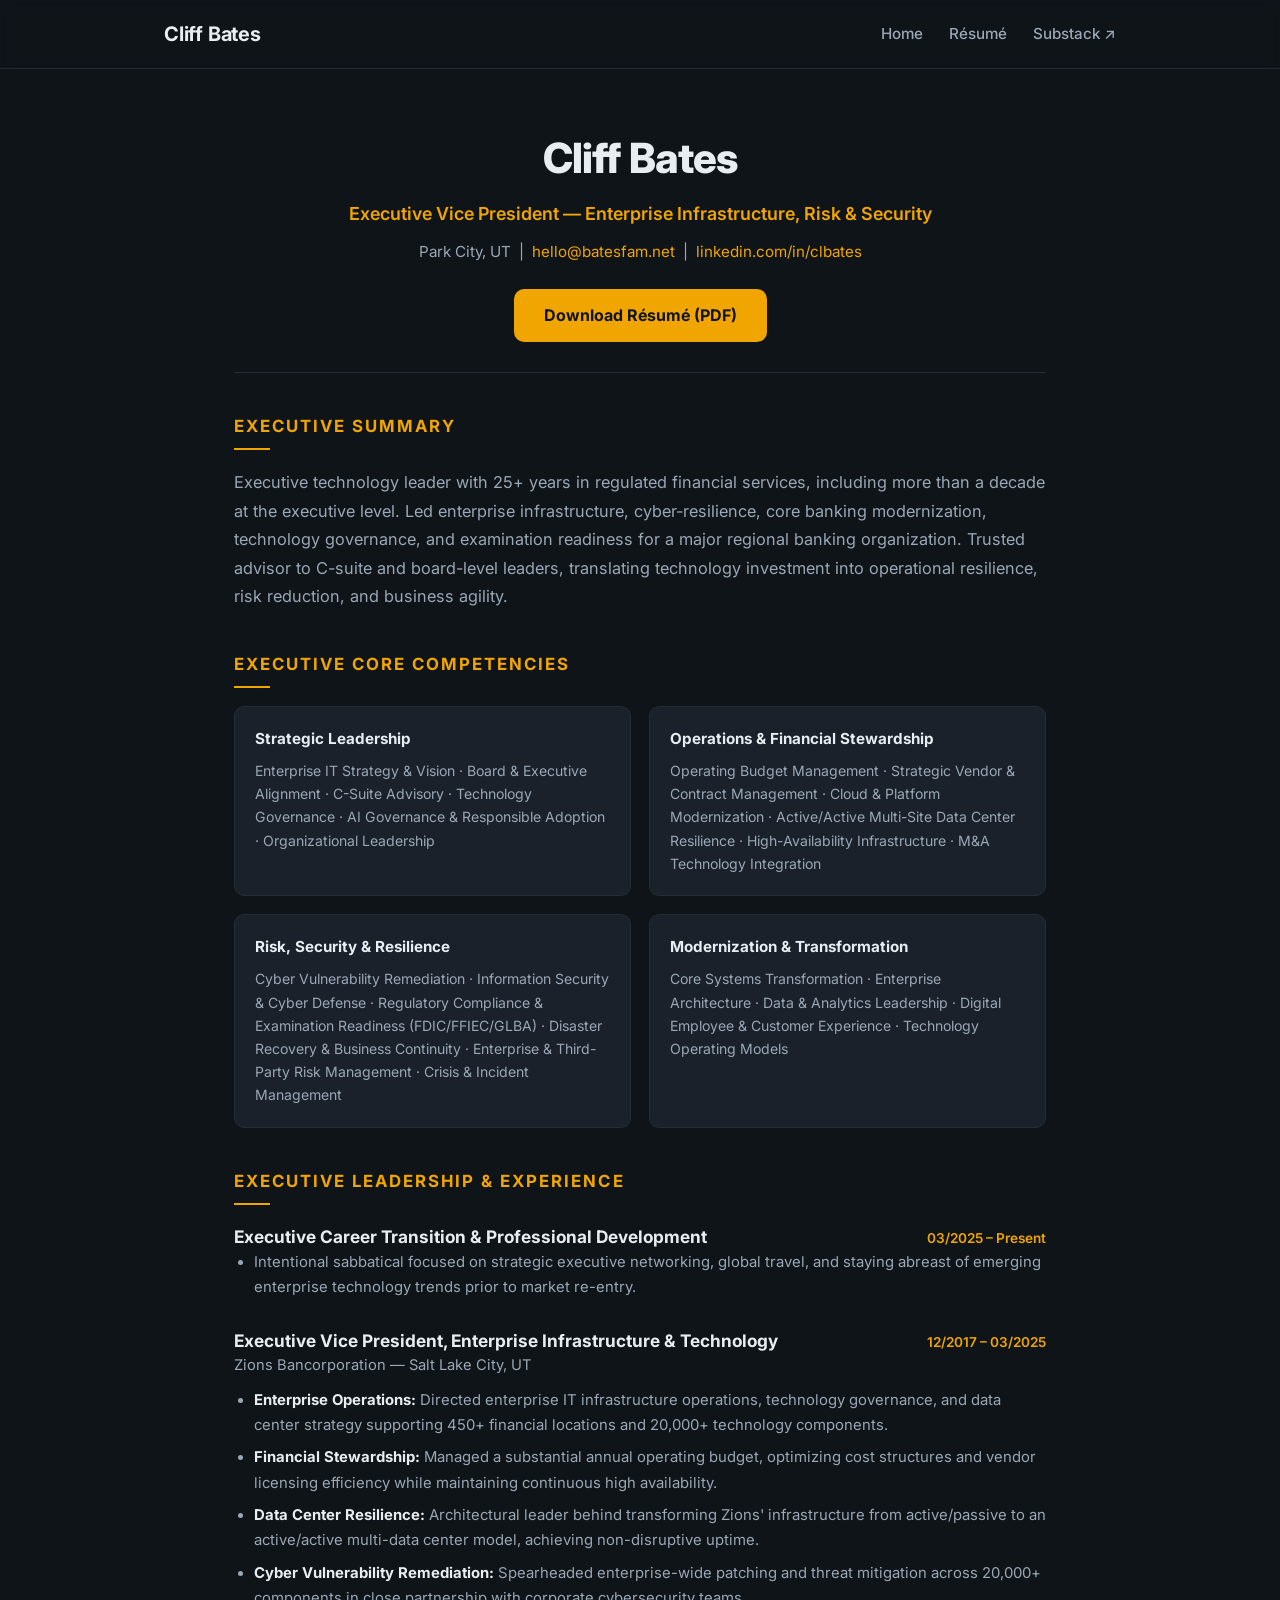
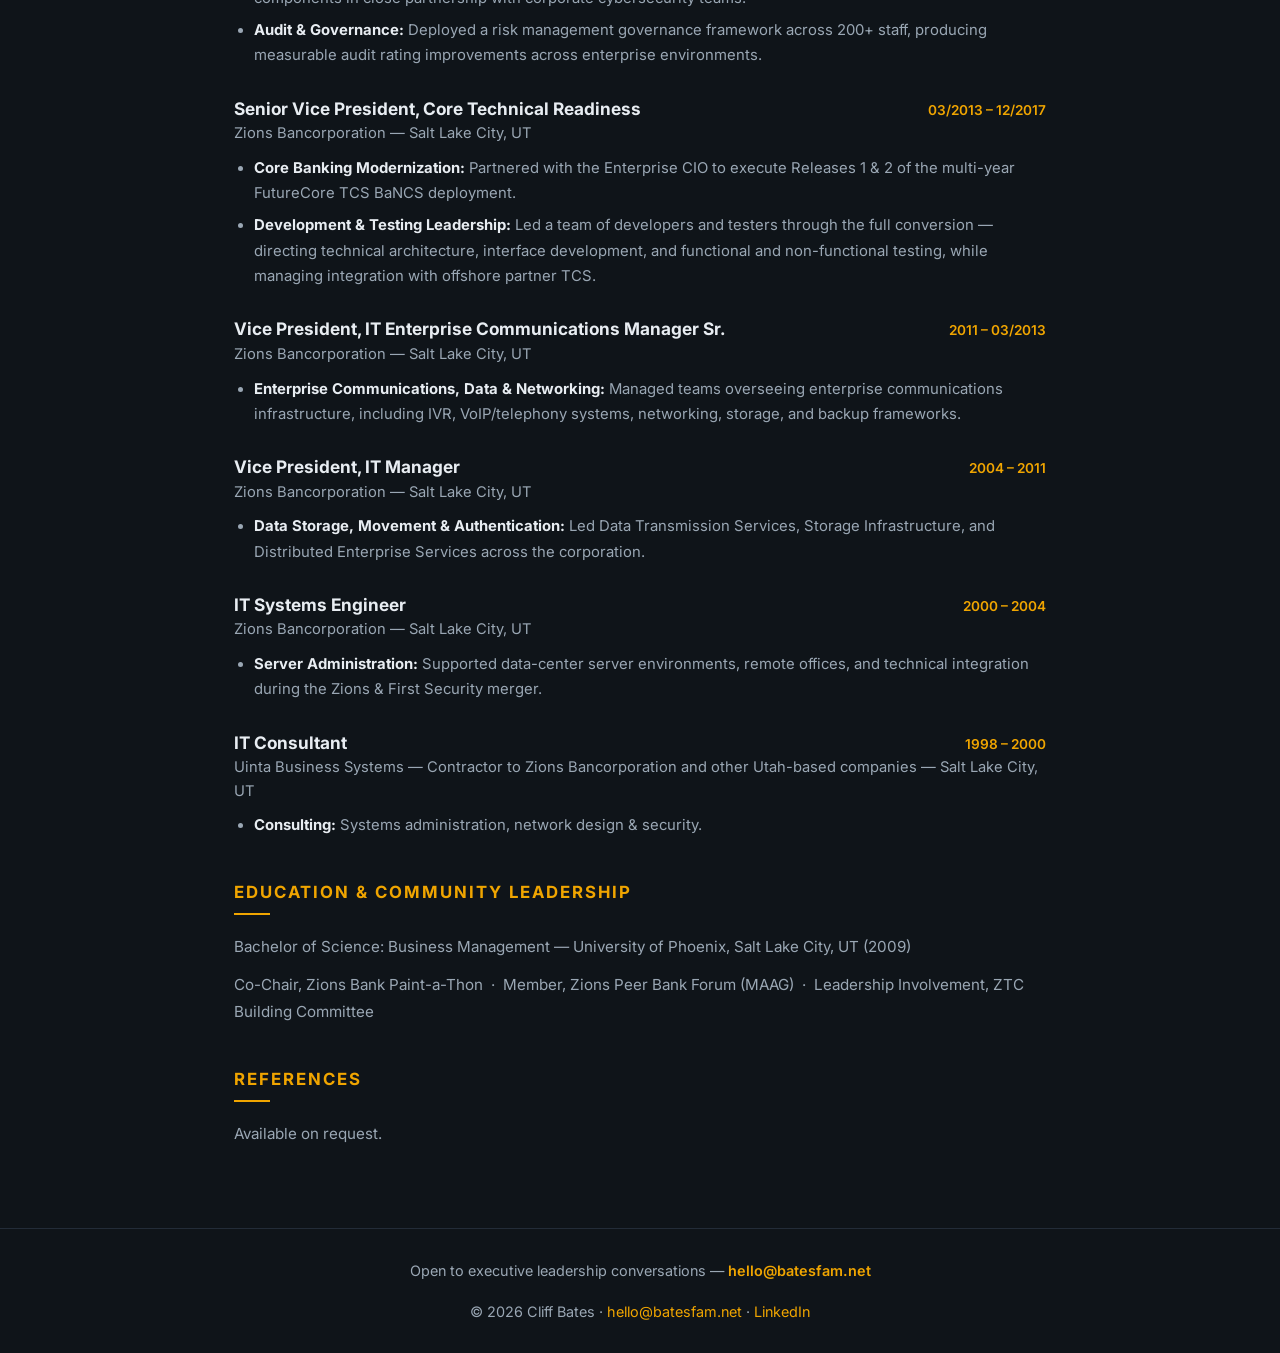
<file: resume.html>
<!DOCTYPE html>
<html lang="en">
<head>
  <meta charset="UTF-8" />
  <meta name="viewport" content="width=device-width, initial-scale=1.0" />
  <title>Cliff Bates — Résumé</title>
  <meta name="description" content="Executive résumé — Cliff Bates, EVP Enterprise Infrastructure, Risk & Security. 25+ years in regulated financial services; infrastructure, cyber resilience, core banking modernization, examination readiness." />
  <meta property="og:type" content="profile" />
  <meta property="og:title" content="Cliff Bates — Résumé" />
  <meta property="og:description" content="Executive technology leader with 25+ years in regulated financial services. Enterprise infrastructure, cyber resilience, core banking modernization, and examination readiness." />
  <meta property="og:url" content="https://batesfam.net/resume.html" />
  <meta property="og:image" content="https://batesfam.net/images/headshot.jpg" />
  <meta name="twitter:card" content="summary_large_image" />
  <link rel="icon" type="image/svg+xml" href="/favicon.svg" />
  <link rel="stylesheet" href="styles.css" />
  <link rel="preconnect" href="https://fonts.googleapis.com" />
  <link rel="preconnect" href="https://fonts.gstatic.com" crossorigin />
  <link href="https://fonts.googleapis.com/css2?family=Inter:wght@400;500;600;700;800&display=swap" rel="stylesheet" />
  <script data-goatcounter="https://cliffy2323.goatcounter.com/count" async src="//gc.zgo.at/count.js"></script>
</head>
<body>
  <header class="site-header">
    <div class="wrap">
      <a class="brand" href="/">Cliff Bates</a>
      <nav>
        <a href="/">Home</a>
        <a href="/resume.html">Résumé</a>
        <a href="https://cliffbates.substack.com" target="_blank" rel="noopener">Substack ↗</a>
      </nav>
    </div>
  </header>

  <div class="resume-page">
    <div class="resume-head">
      <h1>Cliff Bates</h1>
      <p class="role">Executive Vice President — Enterprise Infrastructure, Risk &amp; Security</p>
      <p class="contact">
        Park City, UT &nbsp;|&nbsp; <a href="mailto:hello@batesfam.net">hello@batesfam.net</a>
        &nbsp;|&nbsp; <a href="https://linkedin.com/in/clbates" target="_blank" rel="noopener">linkedin.com/in/clbates</a>
      </p>
      <div class="resume-actions">
        <a class="btn" href="/resume/Cliff_Bates_Resume.pdf" download>Download Résumé (PDF)</a>
      </div>
    </div>

    <h2>Executive Summary</h2>
    <p class="summary-block">
      Executive technology leader with 25+ years in regulated financial services, including more than a decade at
      the executive level. Led enterprise infrastructure, cyber-resilience, core banking modernization, technology
      governance, and examination readiness for a major regional banking organization. Trusted advisor to C-suite
      and board-level leaders, translating technology investment into operational resilience, risk reduction, and
      business agility.
    </p>

    <h2>Executive Core Competencies</h2>
    <div class="comps">
      <div class="comp">
        <h3>Strategic Leadership</h3>
        <p>Enterprise IT Strategy &amp; Vision · Board &amp; Executive Alignment · C-Suite Advisory · Technology Governance · AI Governance &amp; Responsible Adoption · Organizational Leadership</p>
      </div>
      <div class="comp">
        <h3>Operations &amp; Financial Stewardship</h3>
        <p>Operating Budget Management · Strategic Vendor &amp; Contract Management · Cloud &amp; Platform Modernization · Active/Active Multi-Site Data Center Resilience · High-Availability Infrastructure · M&amp;A Technology Integration</p>
      </div>
      <div class="comp">
        <h3>Risk, Security &amp; Resilience</h3>
        <p>Cyber Vulnerability Remediation · Information Security &amp; Cyber Defense · Regulatory Compliance &amp; Examination Readiness (FDIC/FFIEC/GLBA) · Disaster Recovery &amp; Business Continuity · Enterprise &amp; Third-Party Risk Management · Crisis &amp; Incident Management</p>
      </div>
      <div class="comp">
        <h3>Modernization &amp; Transformation</h3>
        <p>Core Systems Transformation · Enterprise Architecture · Data &amp; Analytics Leadership · Digital Employee &amp; Customer Experience · Technology Operating Models</p>
      </div>
    </div>

    <h2>Executive Leadership &amp; Experience</h2>

    <div class="job">
      <div class="jt"><h3>Executive Career Transition &amp; Professional Development</h3><span class="dates">03/2025 – Present</span></div>
      <ul><li>Intentional sabbatical focused on strategic executive networking, global travel, and staying abreast of emerging enterprise technology trends prior to market re-entry.</li></ul>
    </div>

    <div class="job">
      <div class="jt"><h3>Executive Vice President, Enterprise Infrastructure &amp; Technology</h3><span class="dates">12/2017 – 03/2025</span></div>
      <p class="org">Zions Bancorporation — Salt Lake City, UT</p>
      <ul>
        <li><strong>Enterprise Operations:</strong> Directed enterprise IT infrastructure operations, technology governance, and data center strategy supporting 450+ financial locations and 20,000+ technology components.</li>
        <li><strong>Financial Stewardship:</strong> Managed a substantial annual operating budget, optimizing cost structures and vendor licensing efficiency while maintaining continuous high availability.</li>
        <li><strong>Data Center Resilience:</strong> Architectural leader behind transforming Zions' infrastructure from active/passive to an active/active multi-data center model, achieving non-disruptive uptime.</li>
        <li><strong>Cyber Vulnerability Remediation:</strong> Spearheaded enterprise-wide patching and threat mitigation across 20,000+ components in close partnership with corporate cybersecurity teams.</li>
        <li><strong>Audit &amp; Governance:</strong> Deployed a risk management governance framework across 200+ staff, producing measurable audit rating improvements across enterprise environments.</li>
      </ul>
    </div>

    <div class="job">
      <div class="jt"><h3>Senior Vice President, Core Technical Readiness</h3><span class="dates">03/2013 – 12/2017</span></div>
      <p class="org">Zions Bancorporation — Salt Lake City, UT</p>
      <ul>
        <li><strong>Core Banking Modernization:</strong> Partnered with the Enterprise CIO to execute Releases 1 &amp; 2 of the multi-year FutureCore TCS BaNCS deployment.</li>
        <li><strong>Development &amp; Testing Leadership:</strong> Led a team of developers and testers through the full conversion — directing technical architecture, interface development, and functional and non-functional testing, while managing integration with offshore partner TCS.</li>
      </ul>
    </div>

    <div class="job">
      <div class="jt"><h3>Vice President, IT Enterprise Communications Manager Sr.</h3><span class="dates">2011 – 03/2013</span></div>
      <p class="org">Zions Bancorporation — Salt Lake City, UT</p>
      <ul><li><strong>Enterprise Communications, Data &amp; Networking:</strong> Managed teams overseeing enterprise communications infrastructure, including IVR, VoIP/telephony systems, networking, storage, and backup frameworks.</li></ul>
    </div>

    <div class="job">
      <div class="jt"><h3>Vice President, IT Manager</h3><span class="dates">2004 – 2011</span></div>
      <p class="org">Zions Bancorporation — Salt Lake City, UT</p>
      <ul><li><strong>Data Storage, Movement &amp; Authentication:</strong> Led Data Transmission Services, Storage Infrastructure, and Distributed Enterprise Services across the corporation.</li></ul>
    </div>

    <div class="job">
      <div class="jt"><h3>IT Systems Engineer</h3><span class="dates">2000 – 2004</span></div>
      <p class="org">Zions Bancorporation — Salt Lake City, UT</p>
      <ul><li><strong>Server Administration:</strong> Supported data-center server environments, remote offices, and technical integration during the Zions &amp; First Security merger.</li></ul>
    </div>

    <div class="job">
      <div class="jt"><h3>IT Consultant</h3><span class="dates">1998 – 2000</span></div>
      <p class="org">Uinta Business Systems — Contractor to Zions Bancorporation and other Utah-based companies — Salt Lake City, UT</p>
      <ul><li><strong>Consulting:</strong> Systems administration, network design &amp; security.</li></ul>
    </div>

    <h2>Education &amp; Community Leadership</h2>
    <p class="edu">
      Bachelor of Science: Business Management — University of Phoenix, Salt Lake City, UT (2009)
    </p>
    <p class="edu" style="margin-top:10px">
      Co-Chair, Zions Bank Paint-a-Thon &nbsp;·&nbsp; Member, Zions Peer Bank Forum (MAAG) &nbsp;·&nbsp; Leadership Involvement, ZTC Building Committee
    </p>

    <h2>References</h2>
    <p class="refs">Available on request.</p>
  </div>

  <footer class="site-footer">
    <div class="wrap">
      <p class="cta-line">Open to executive leadership conversations — <a href="mailto:hello@batesfam.net">hello@batesfam.net</a></p>
      <p>© 2026 Cliff Bates · <a href="mailto:hello@batesfam.net">hello@batesfam.net</a> · <a href="https://linkedin.com/in/clbates" target="_blank" rel="noopener">LinkedIn</a></p>
    </div>
  </footer>
</body>
</html>
</file>
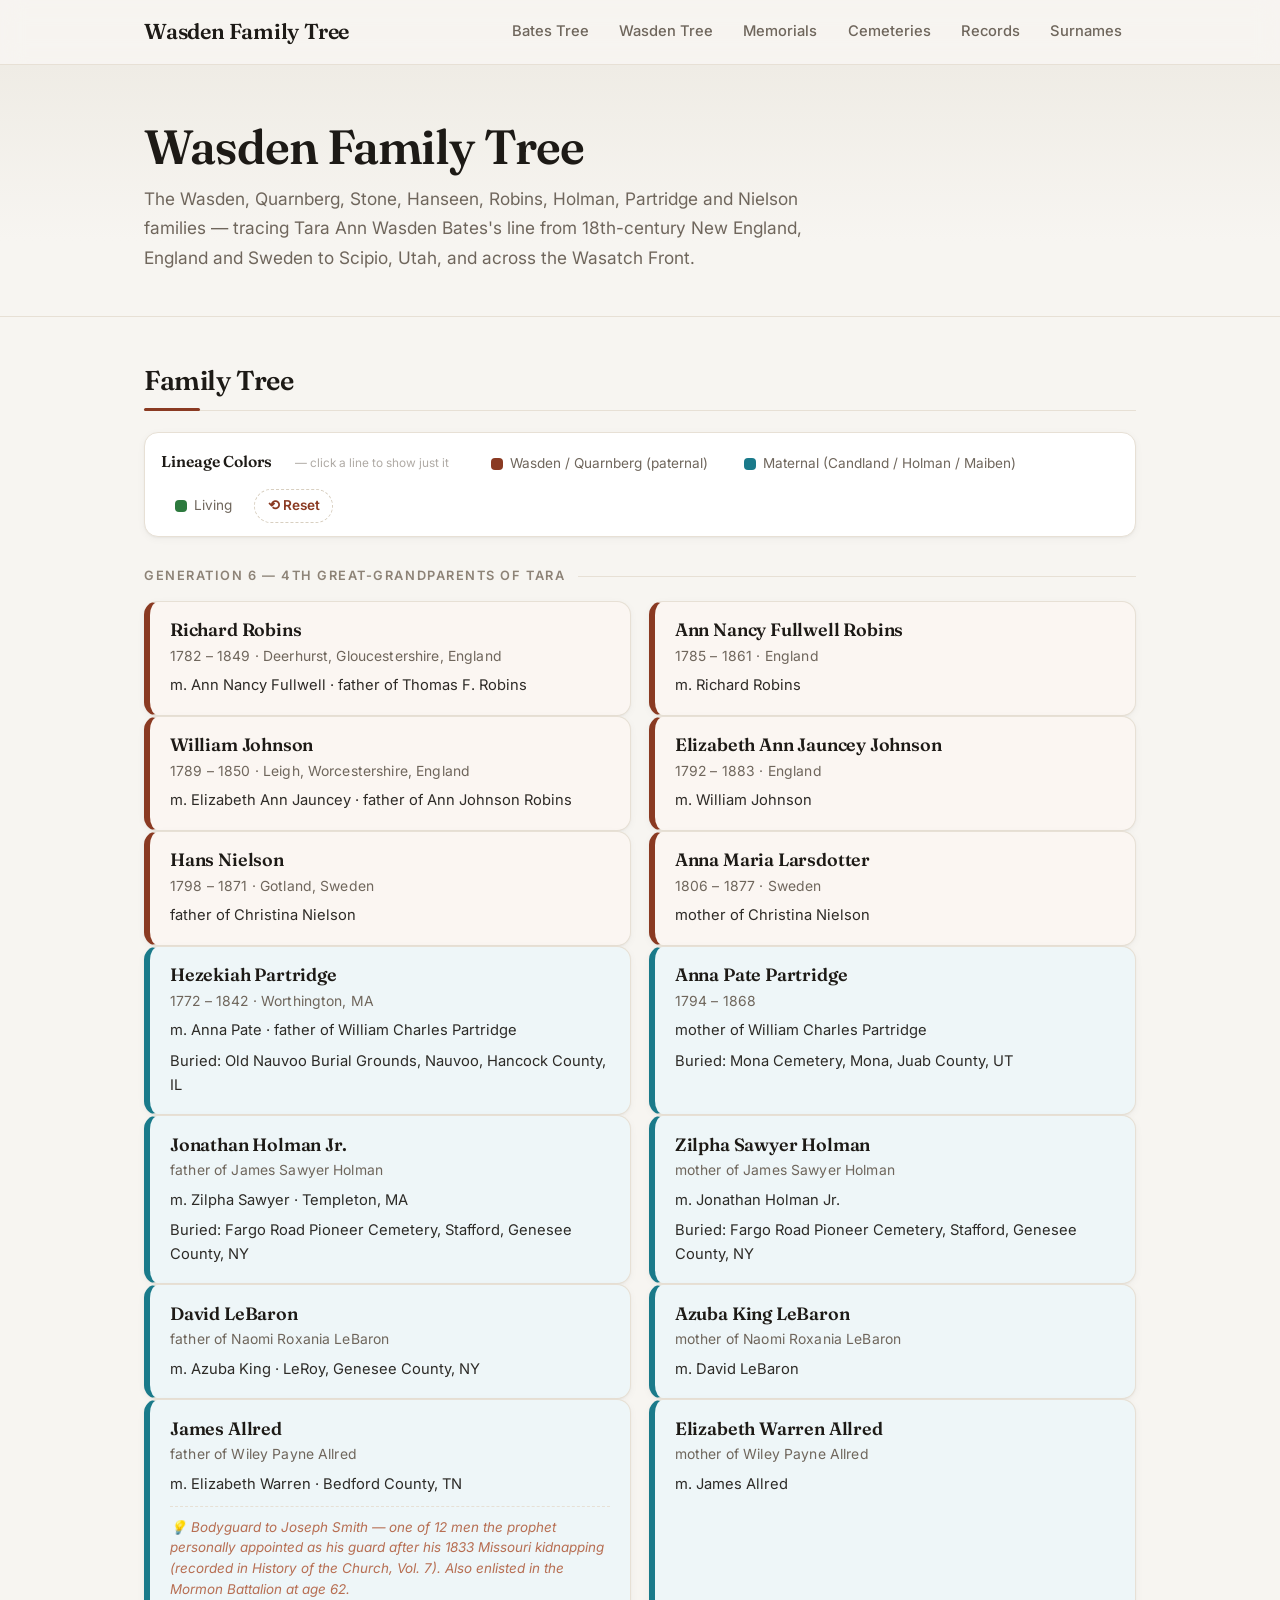
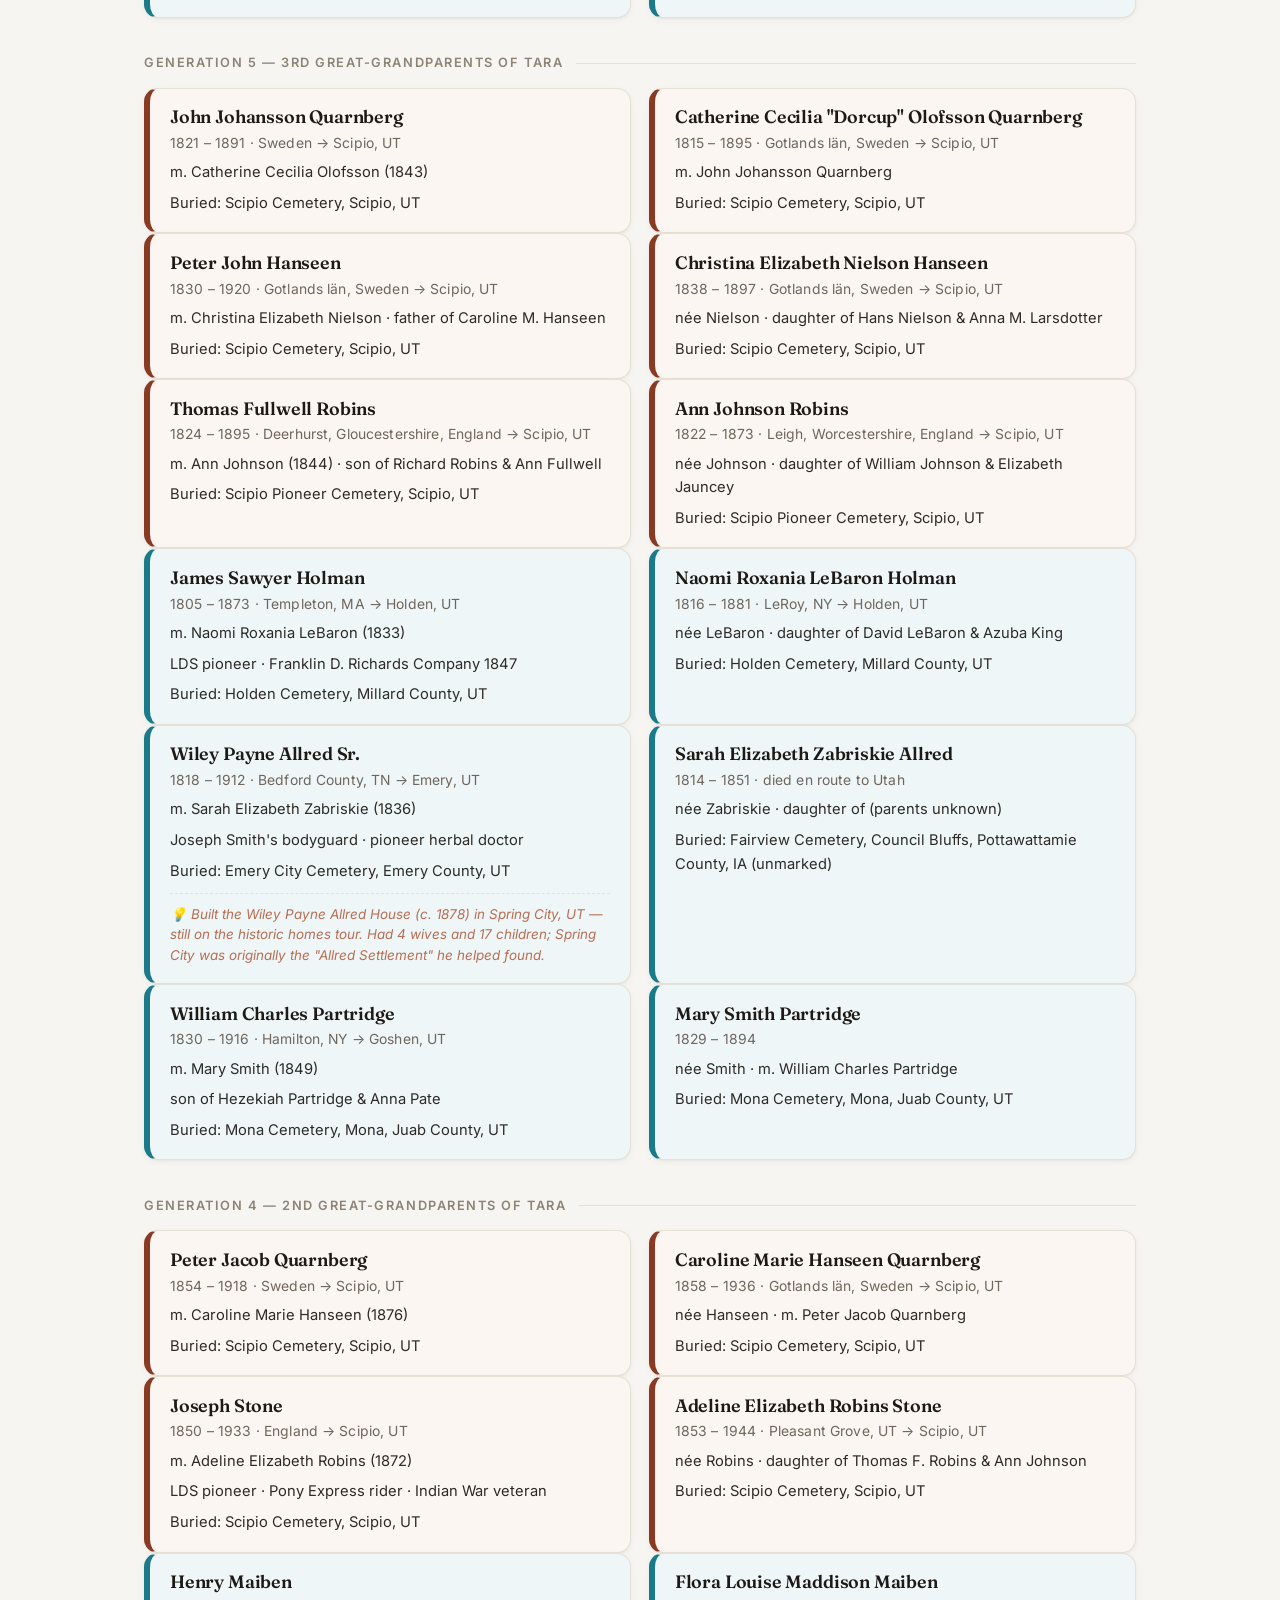
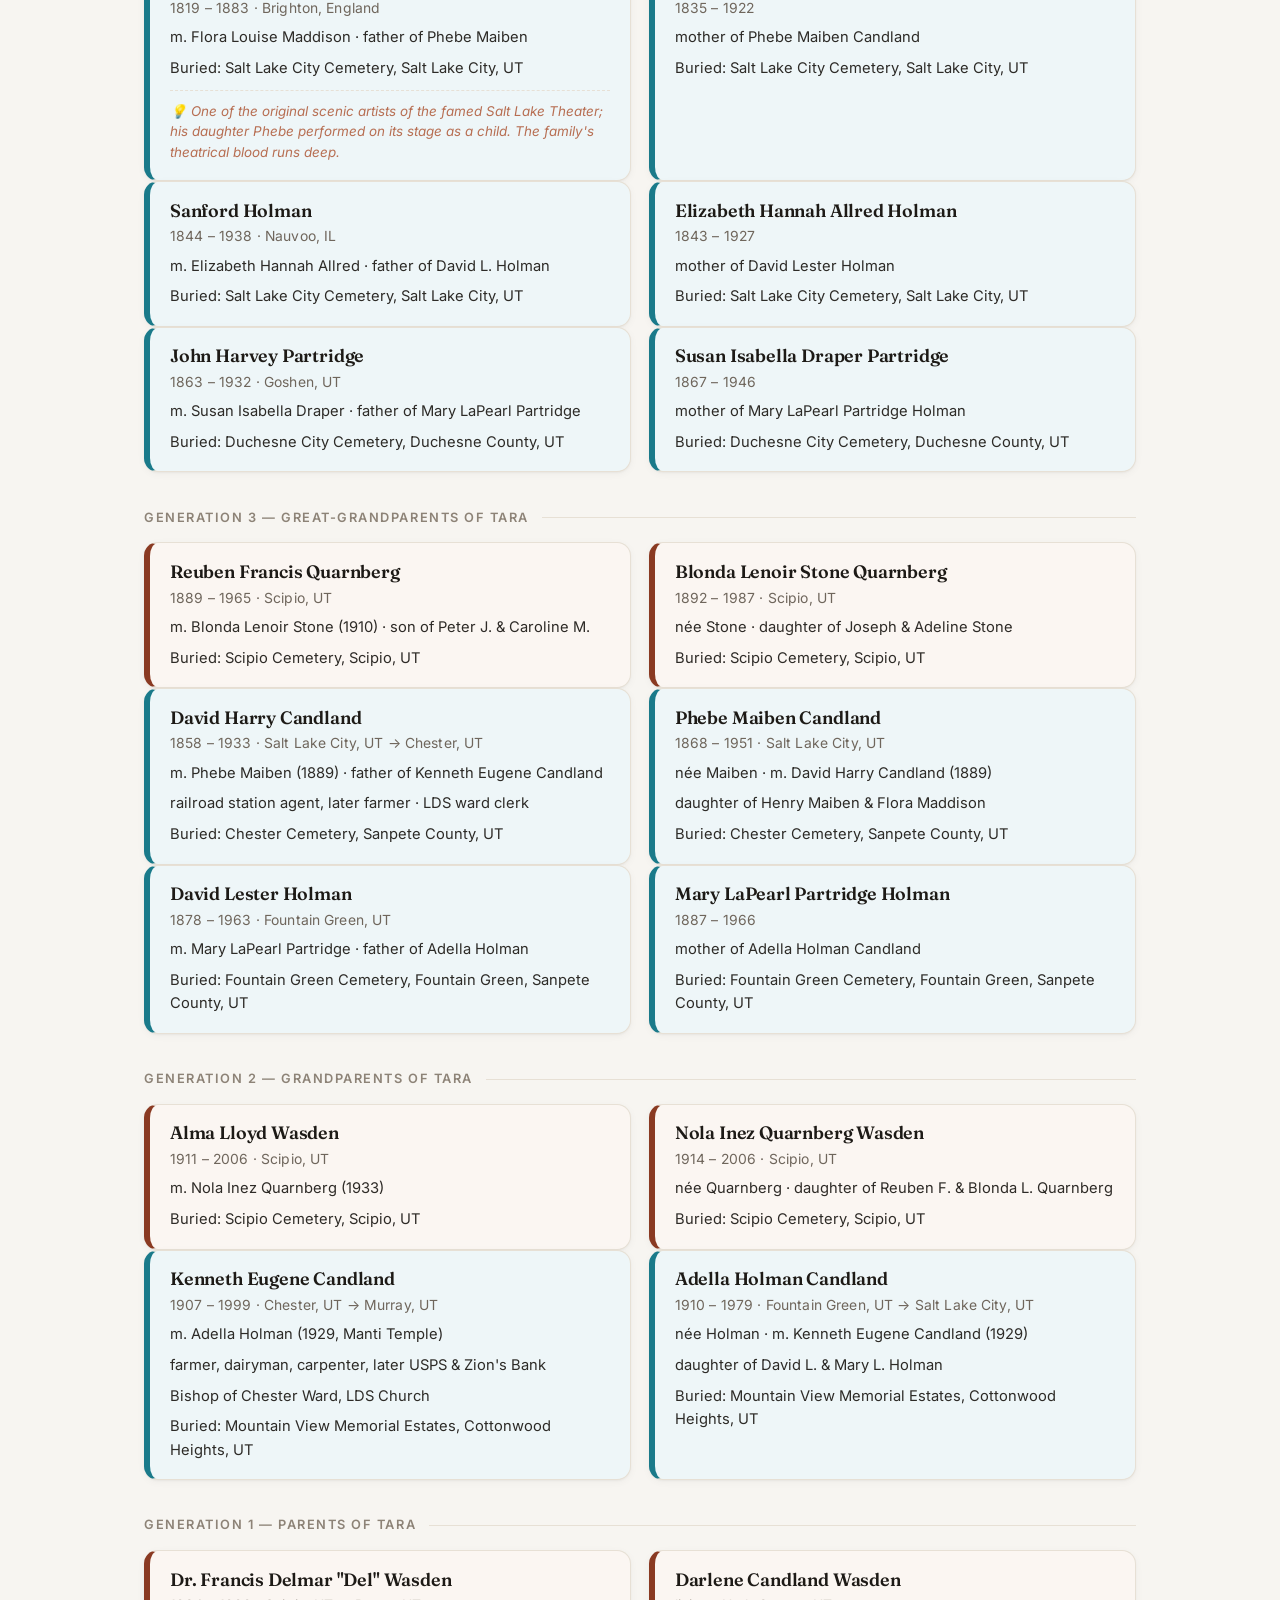
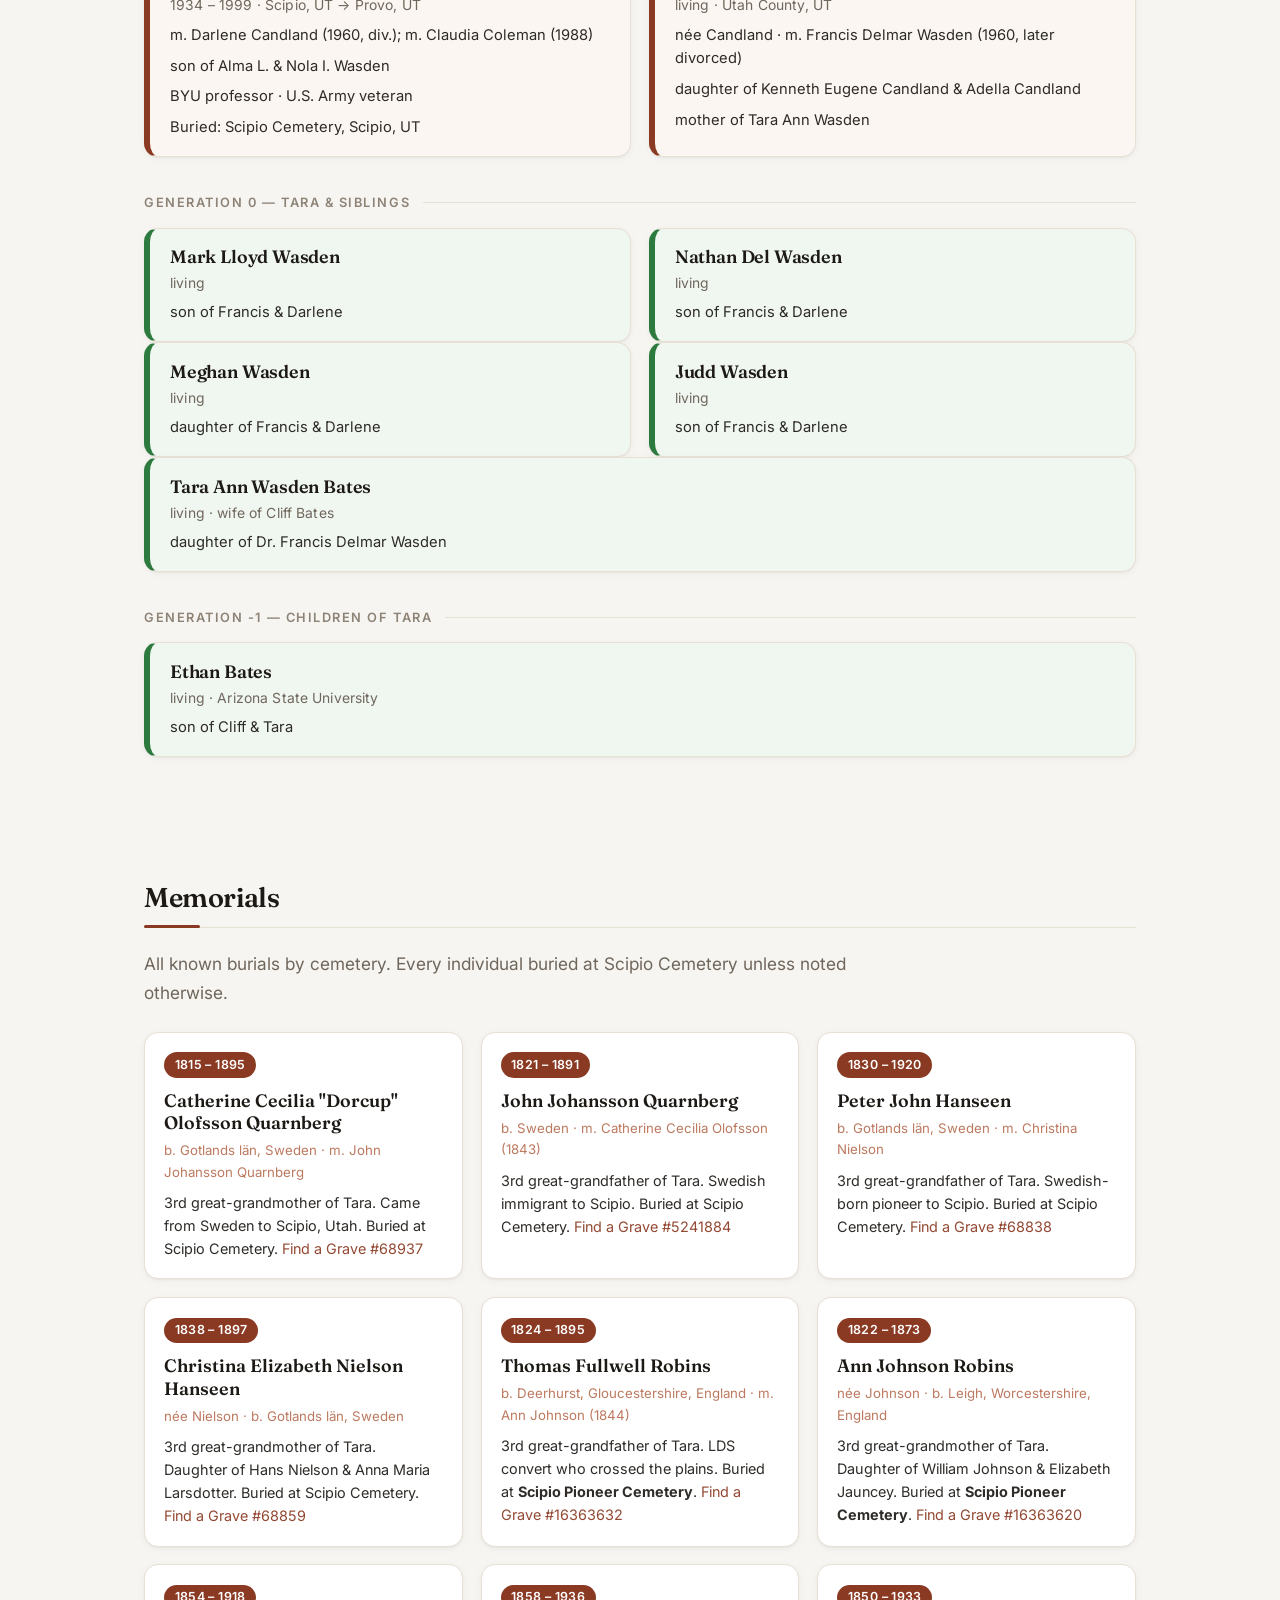
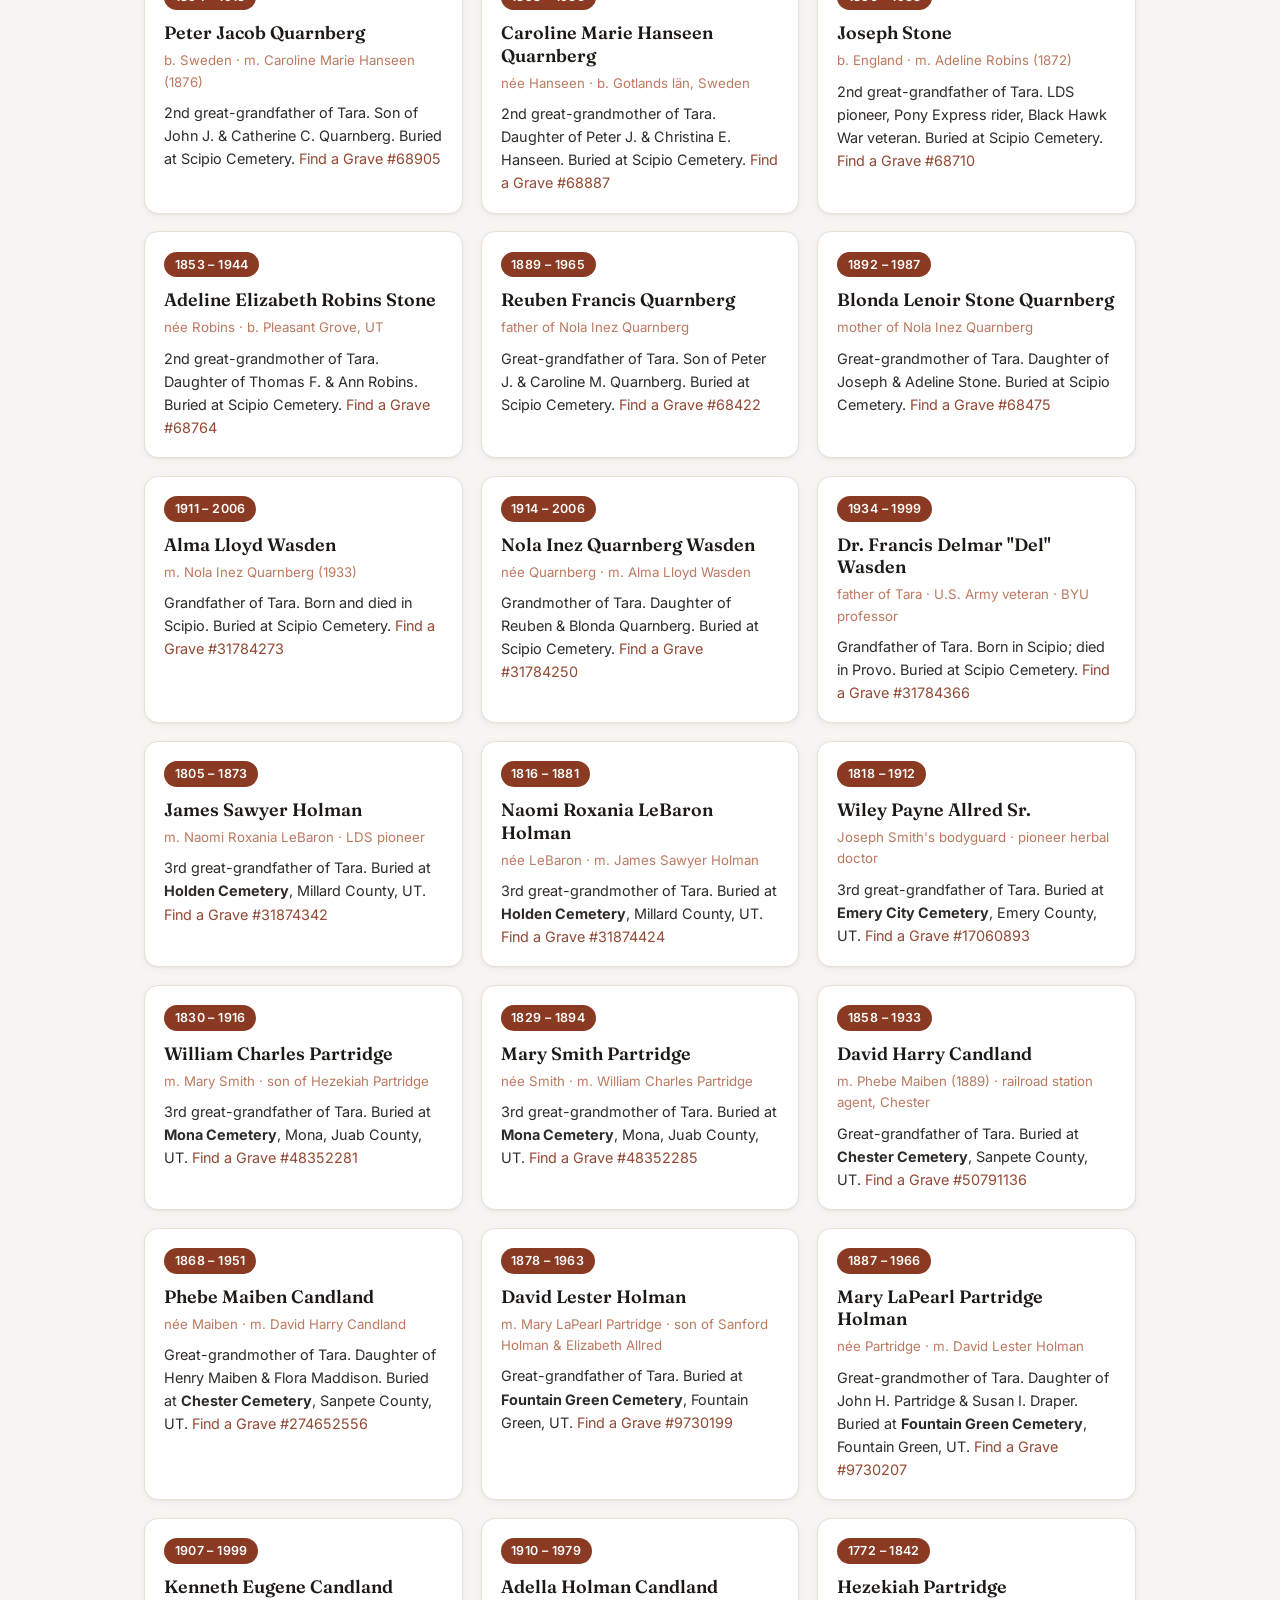
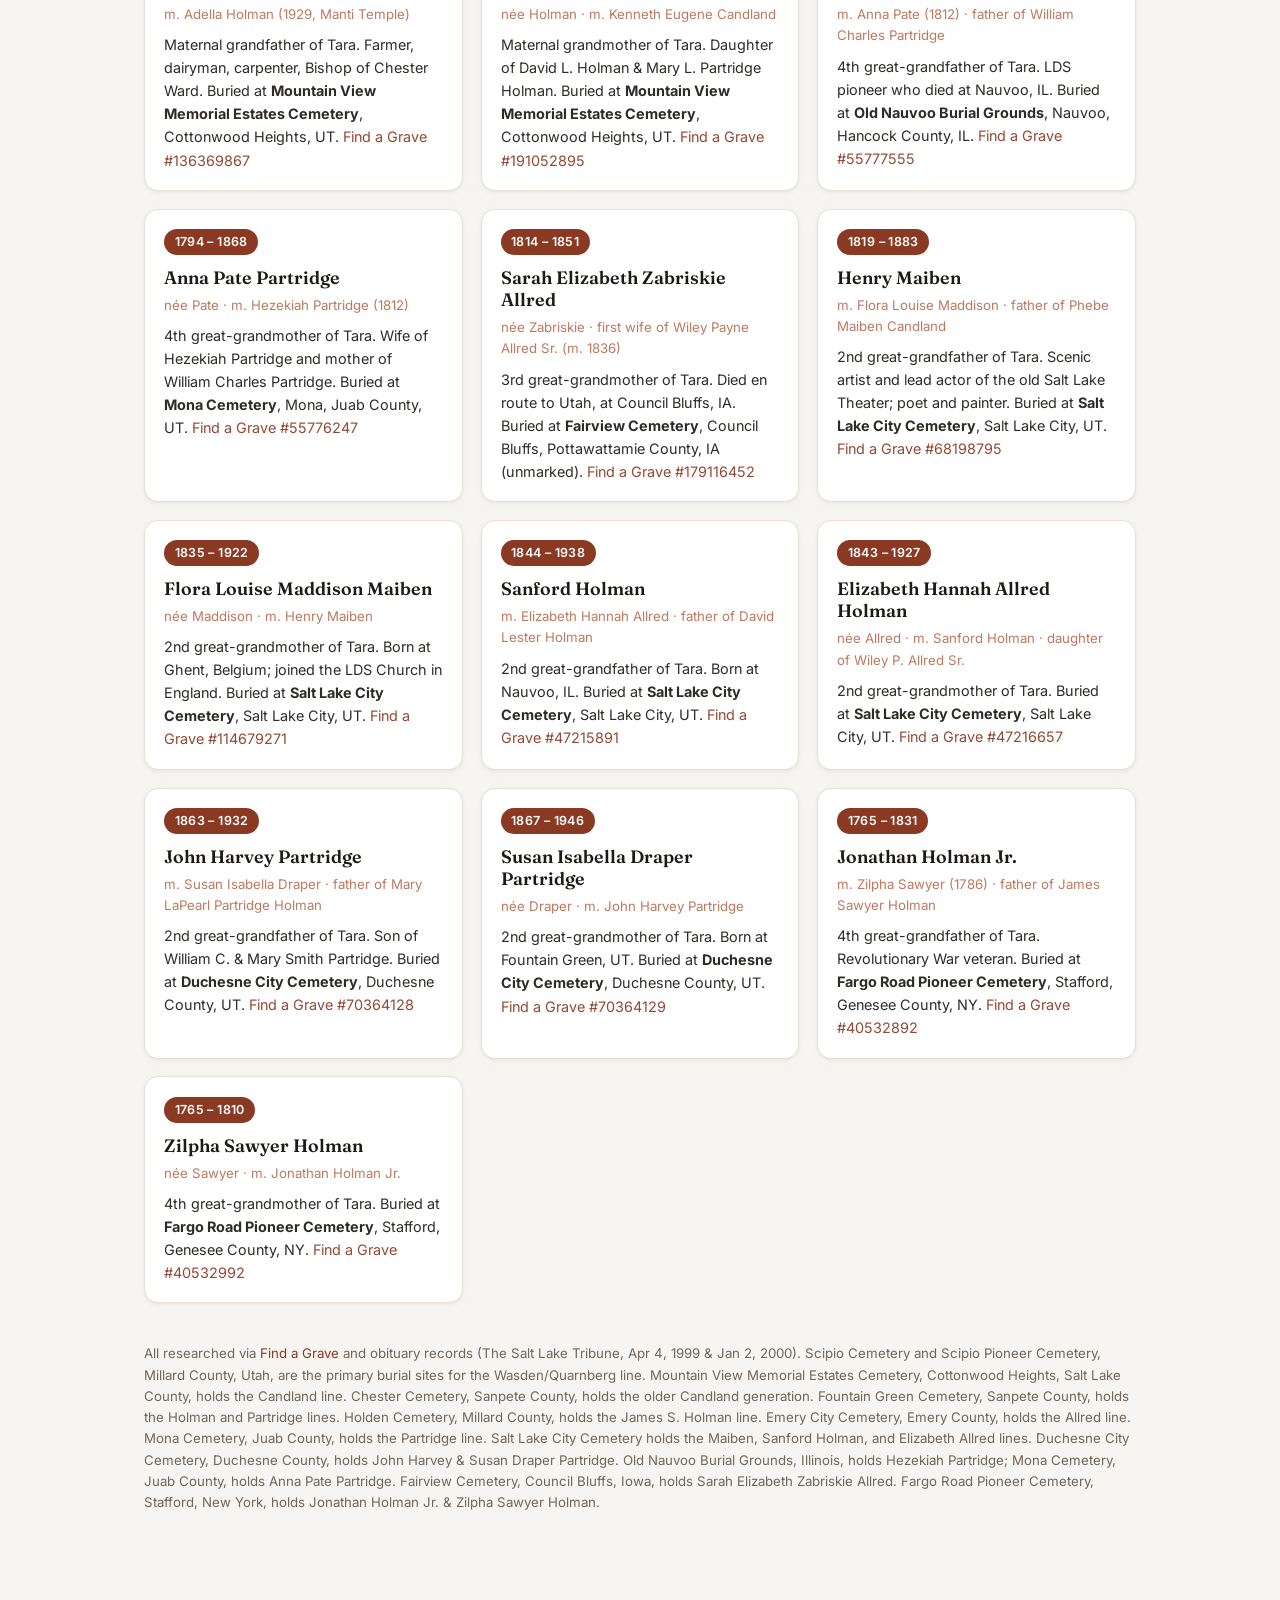
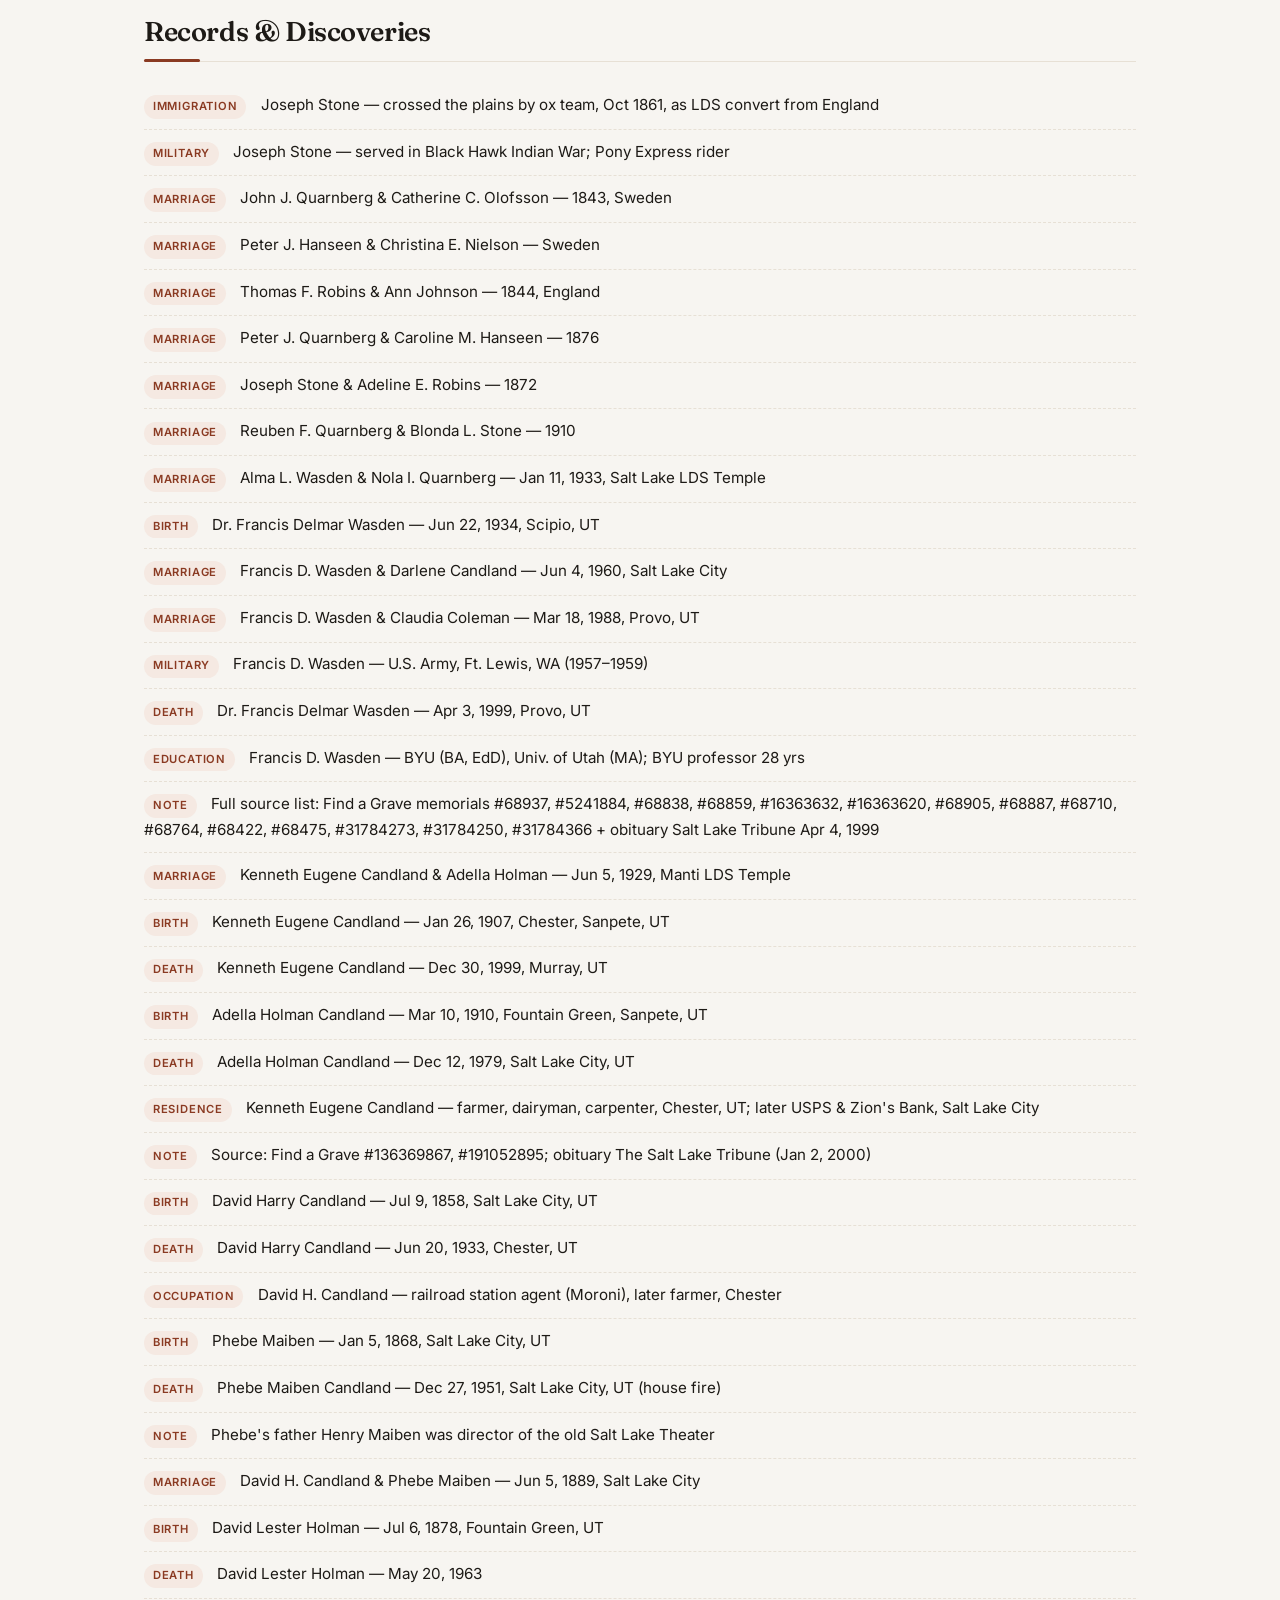
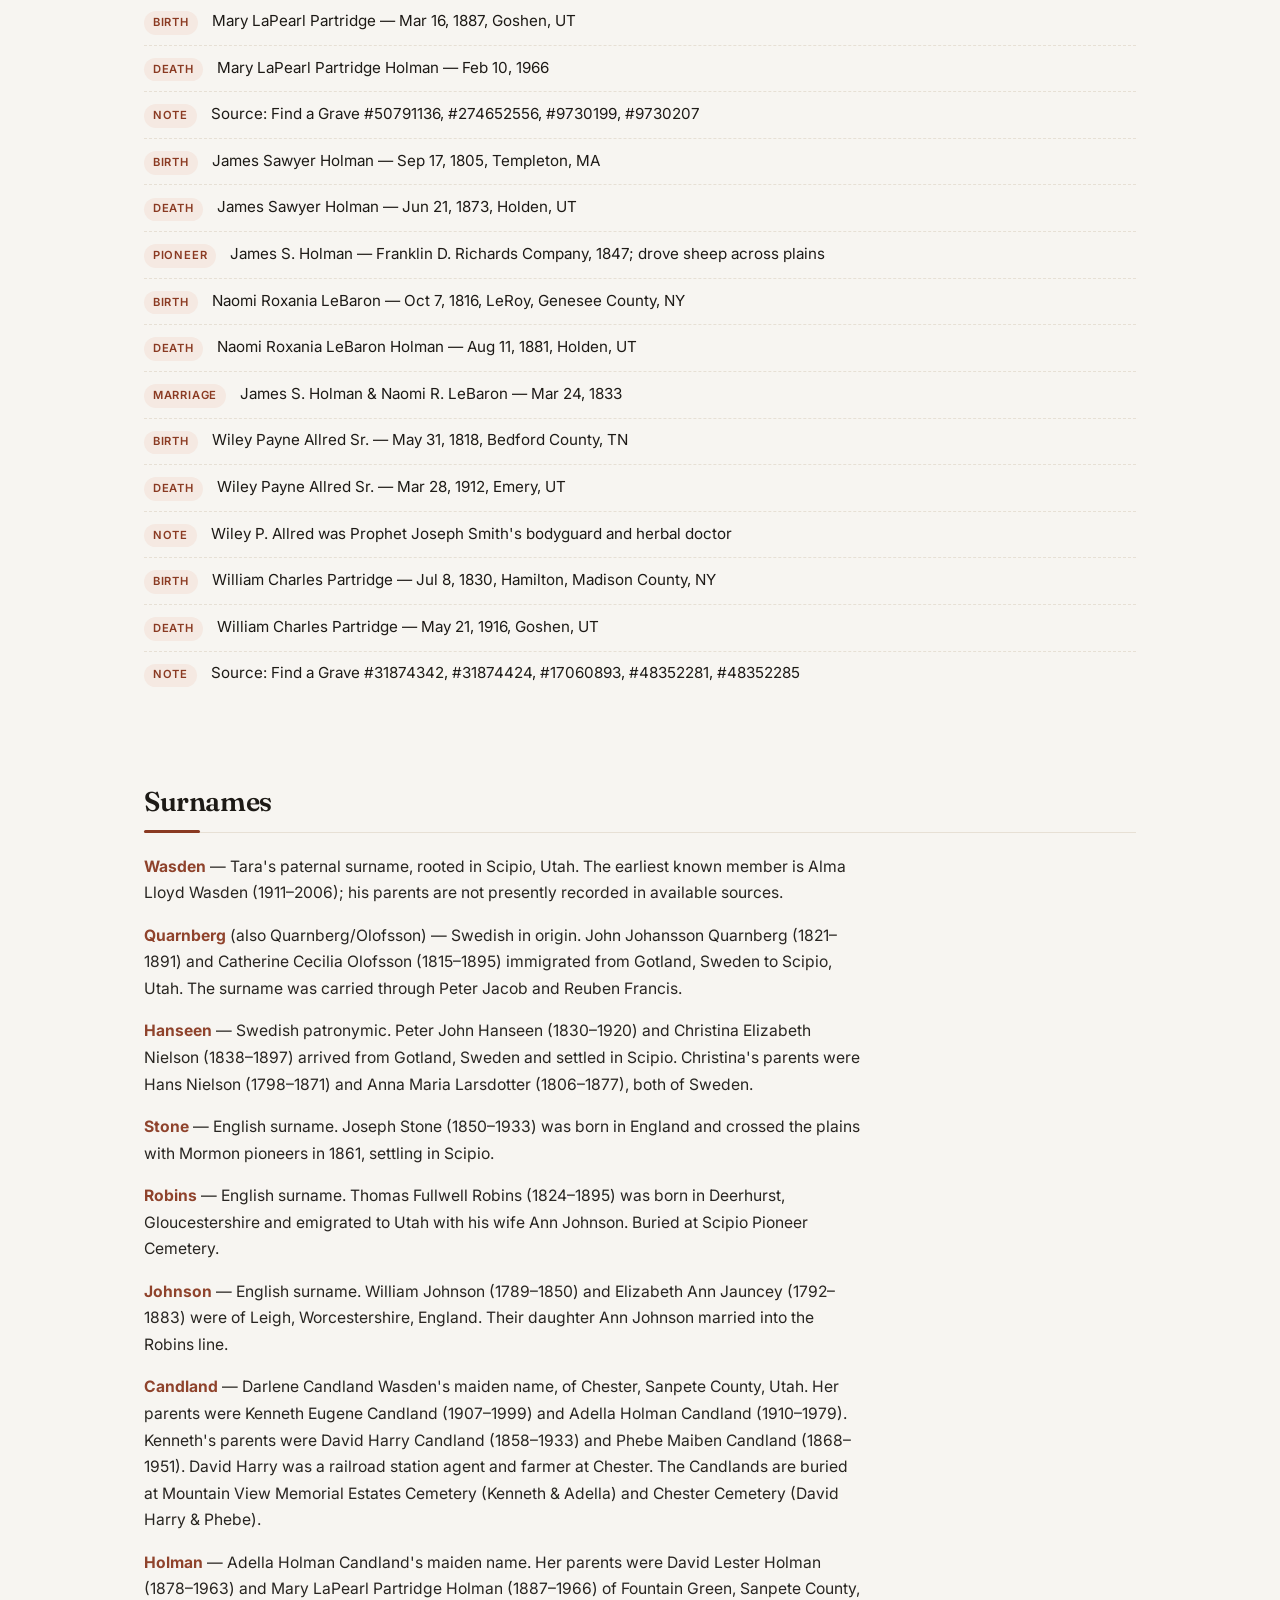
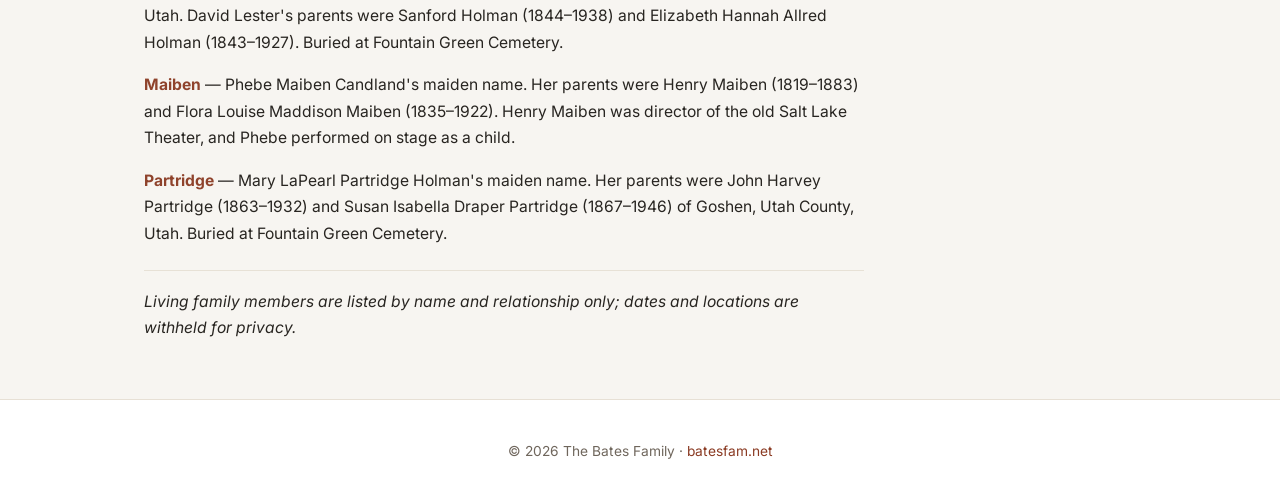
<file: tara-family.html>
<!DOCTYPE html>
<html lang="en">
<head>
  <meta charset="UTF-8" />
  <meta http-equiv="refresh" content="0; url=/wasden-family-tree.html" />
  <link rel="canonical" href="/wasden-family-tree.html" />
  <title>Wasden Family Tree</title>
  <script>location.replace('/wasden-family-tree.html');</script>
</head>
<body>
  <p>This page has moved to <a href="/wasden-family-tree.html">the Wasden Family Tree</a>.</p>
</body>
</html>
</file>
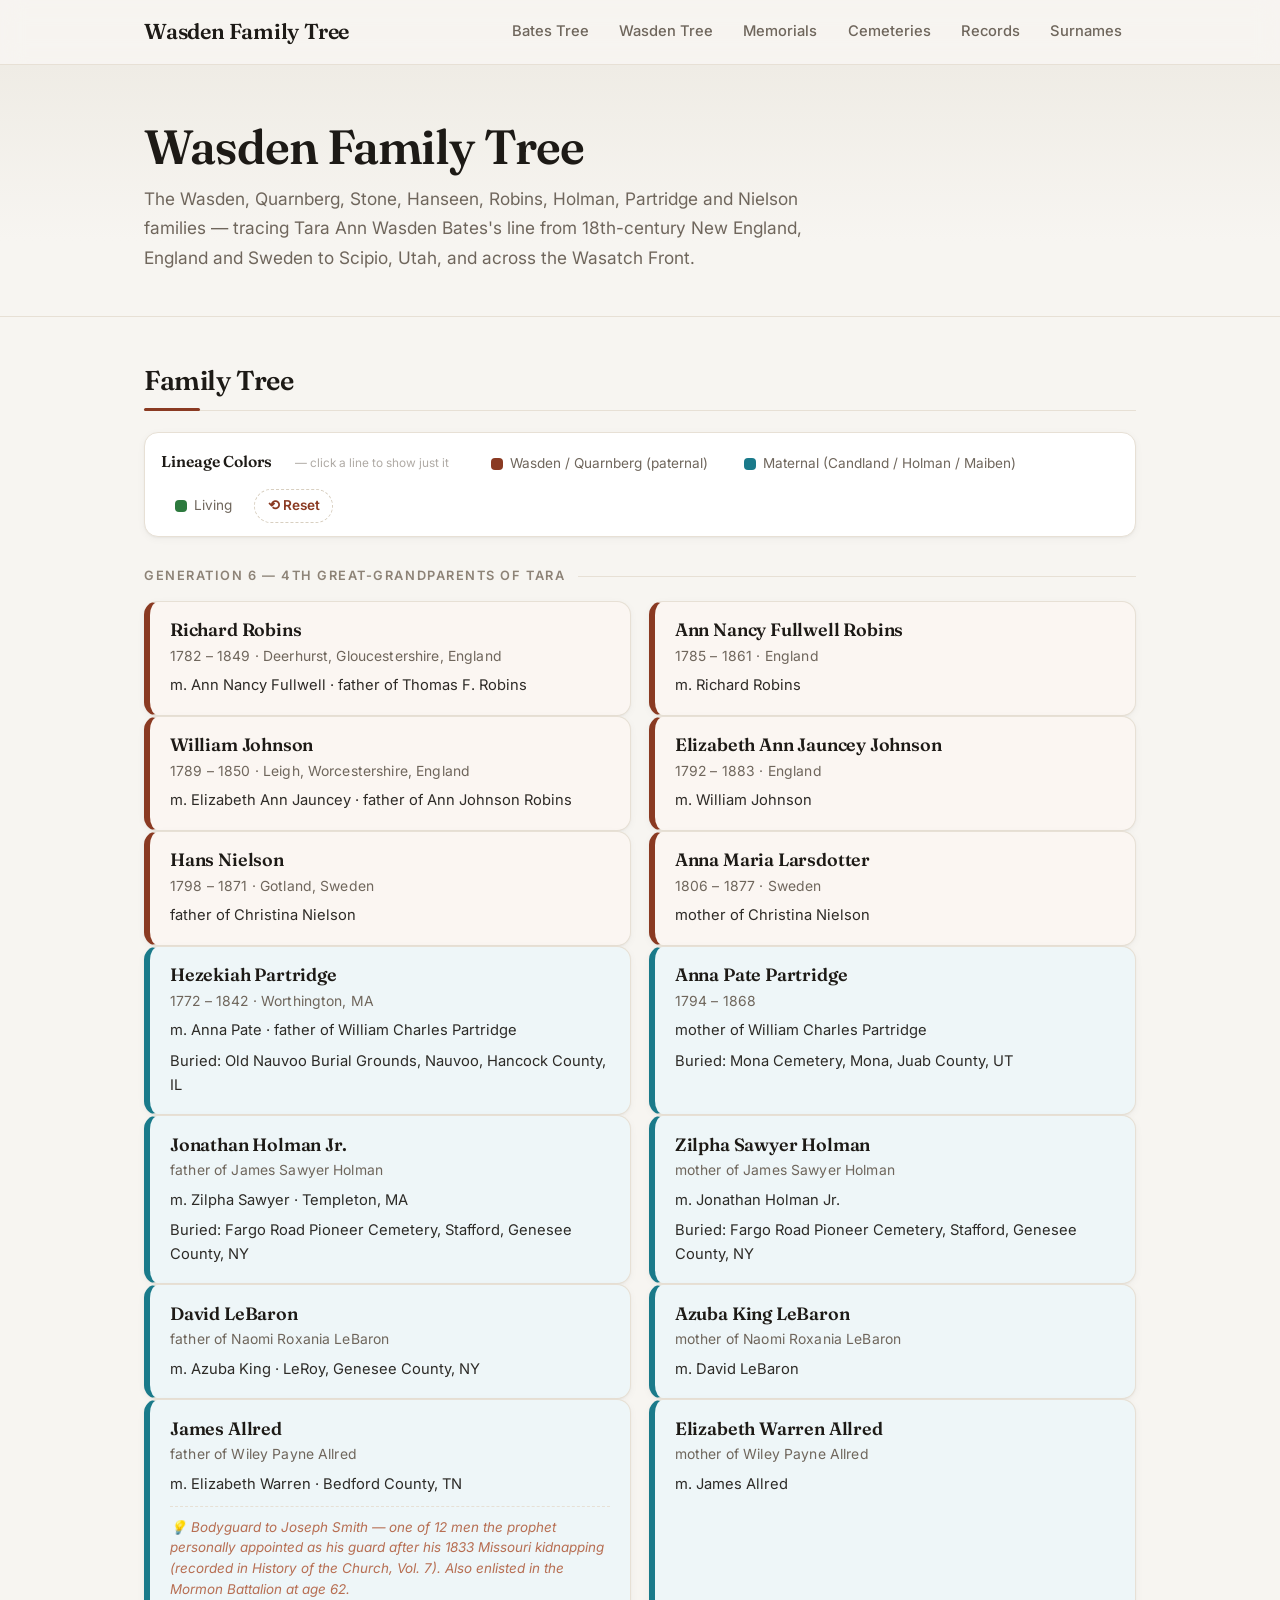
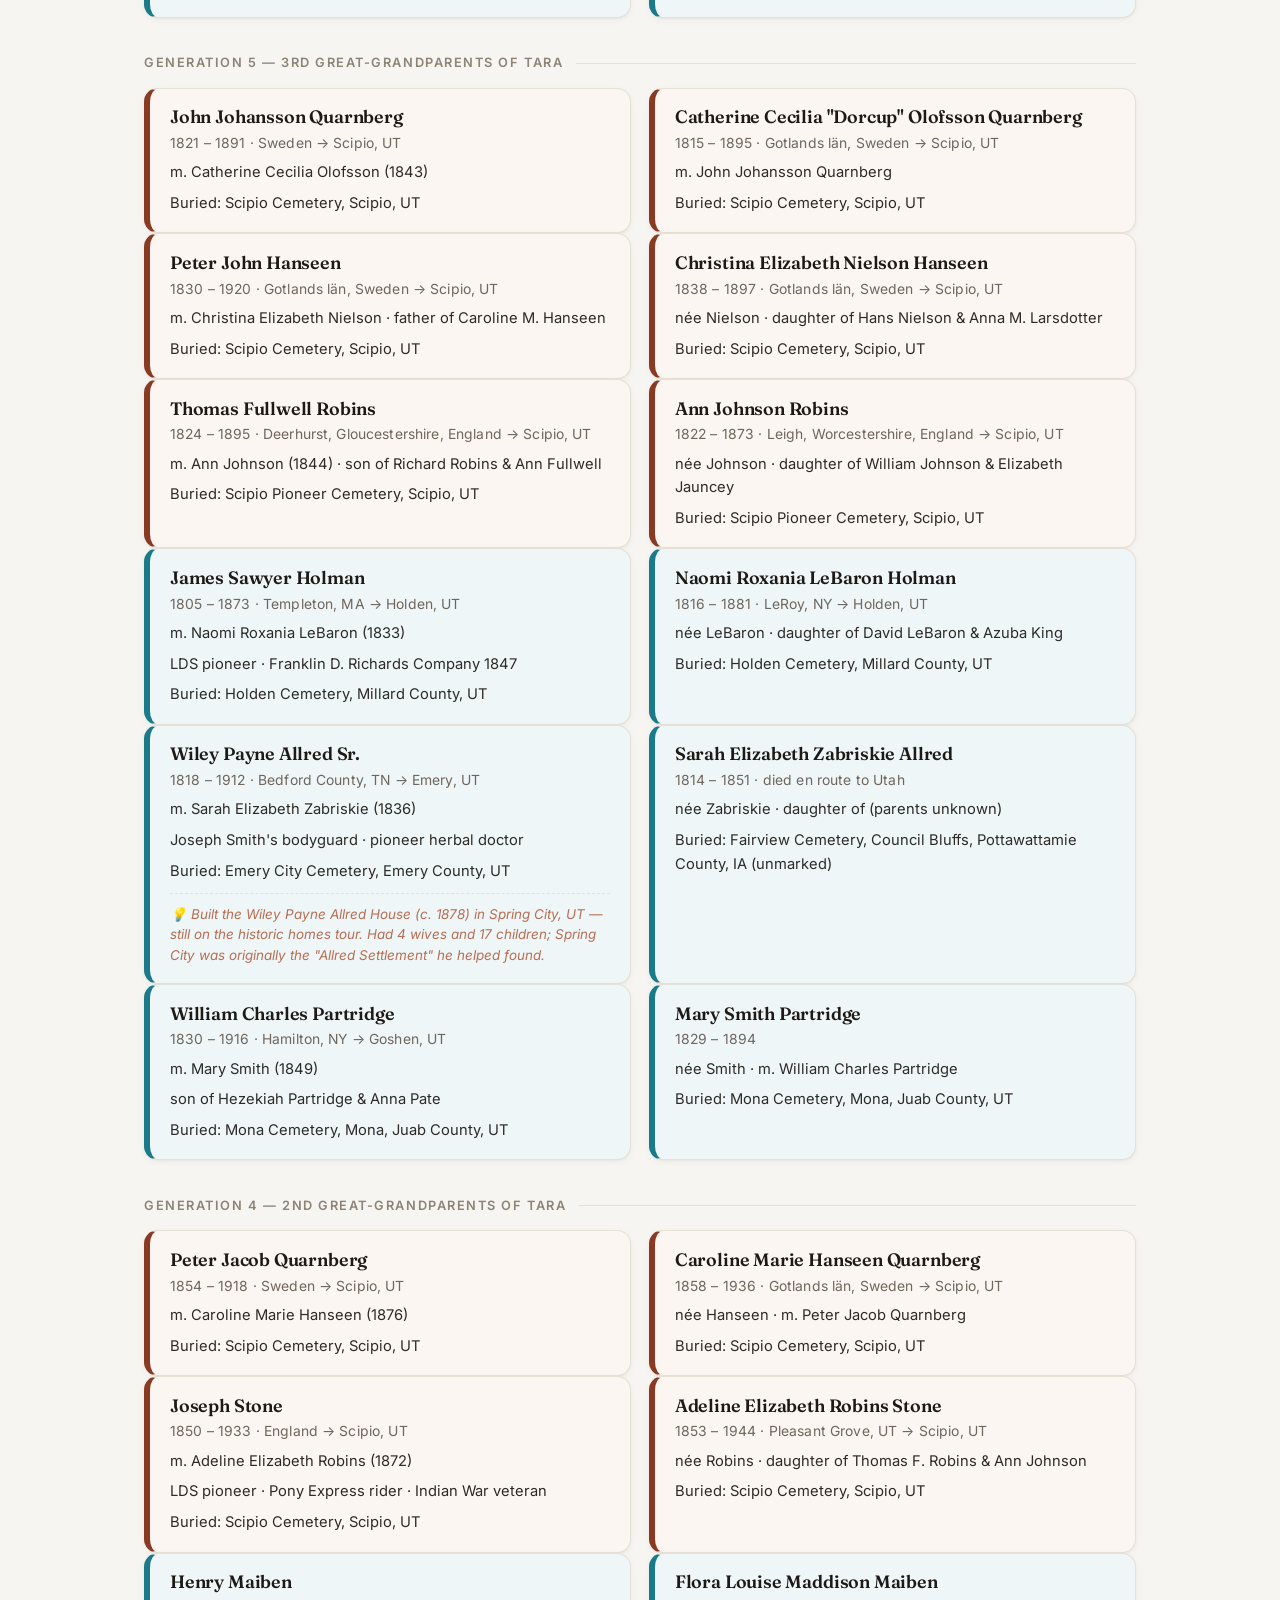
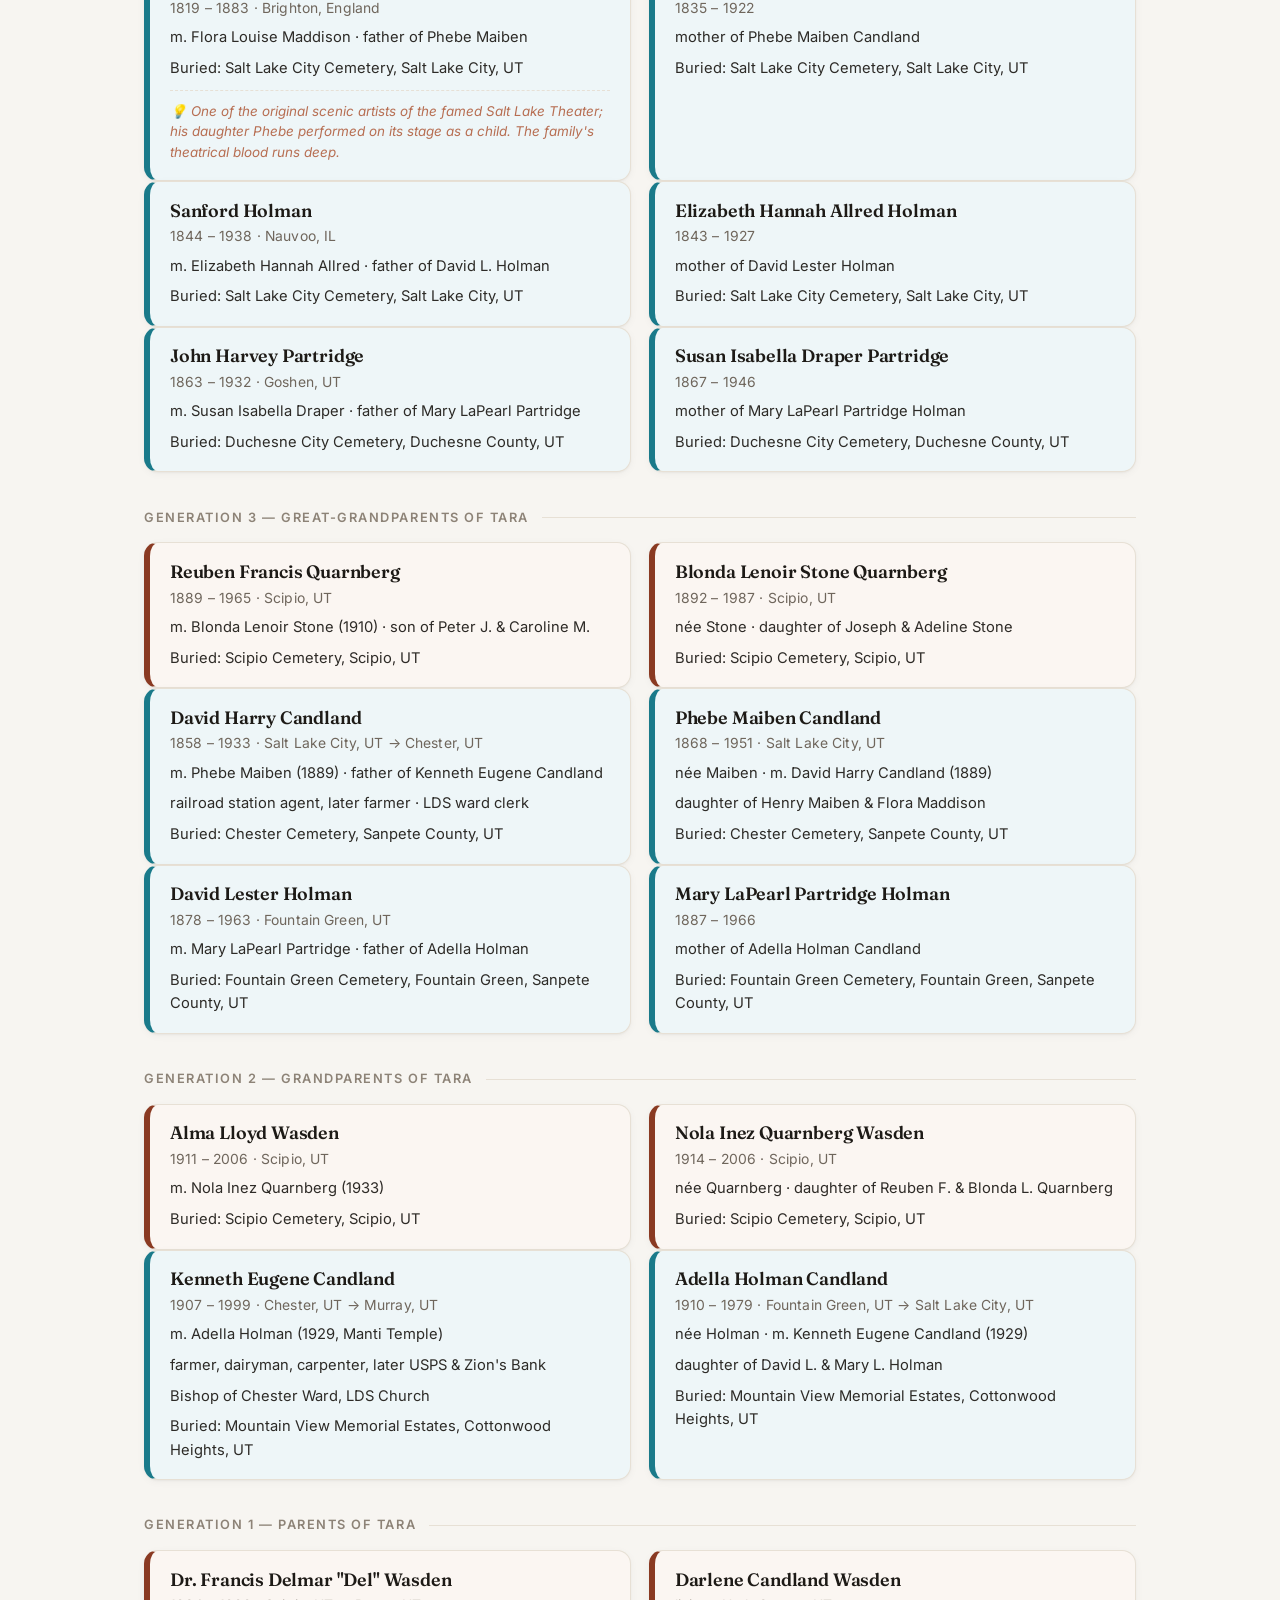
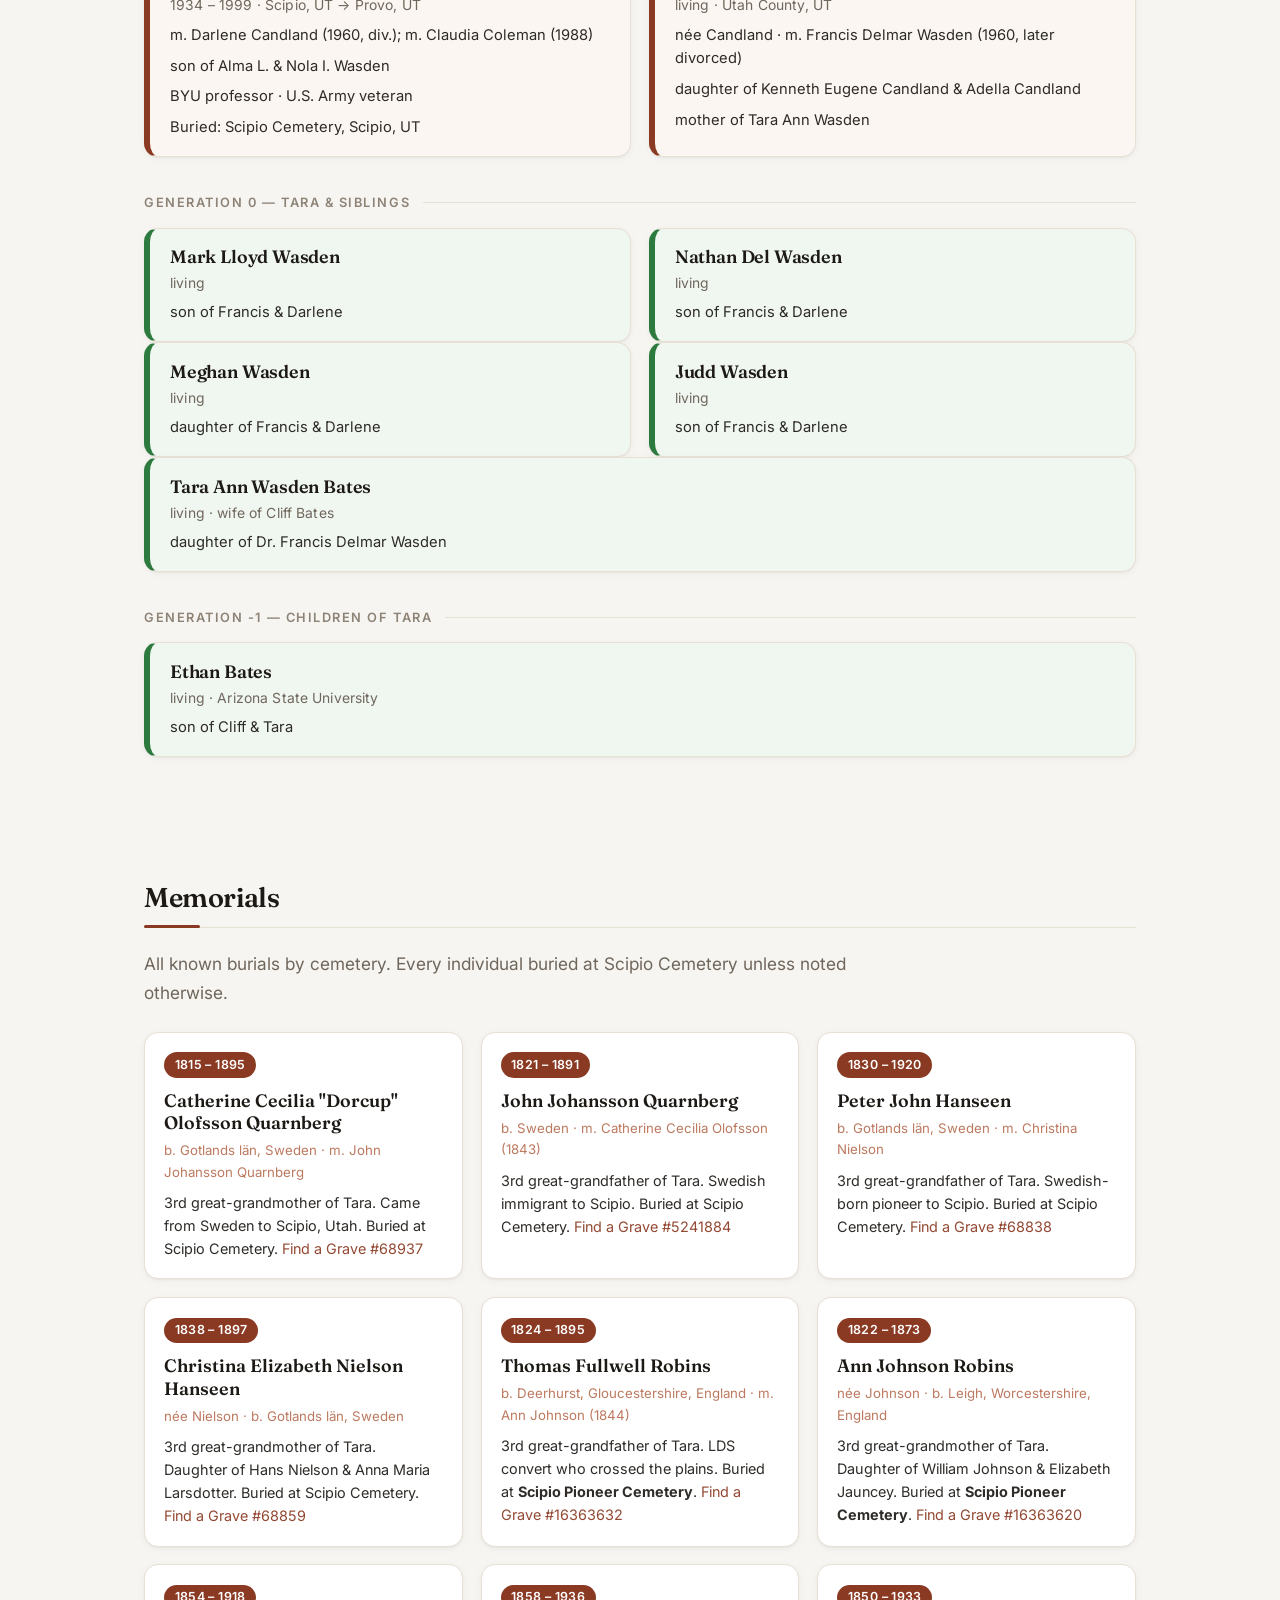
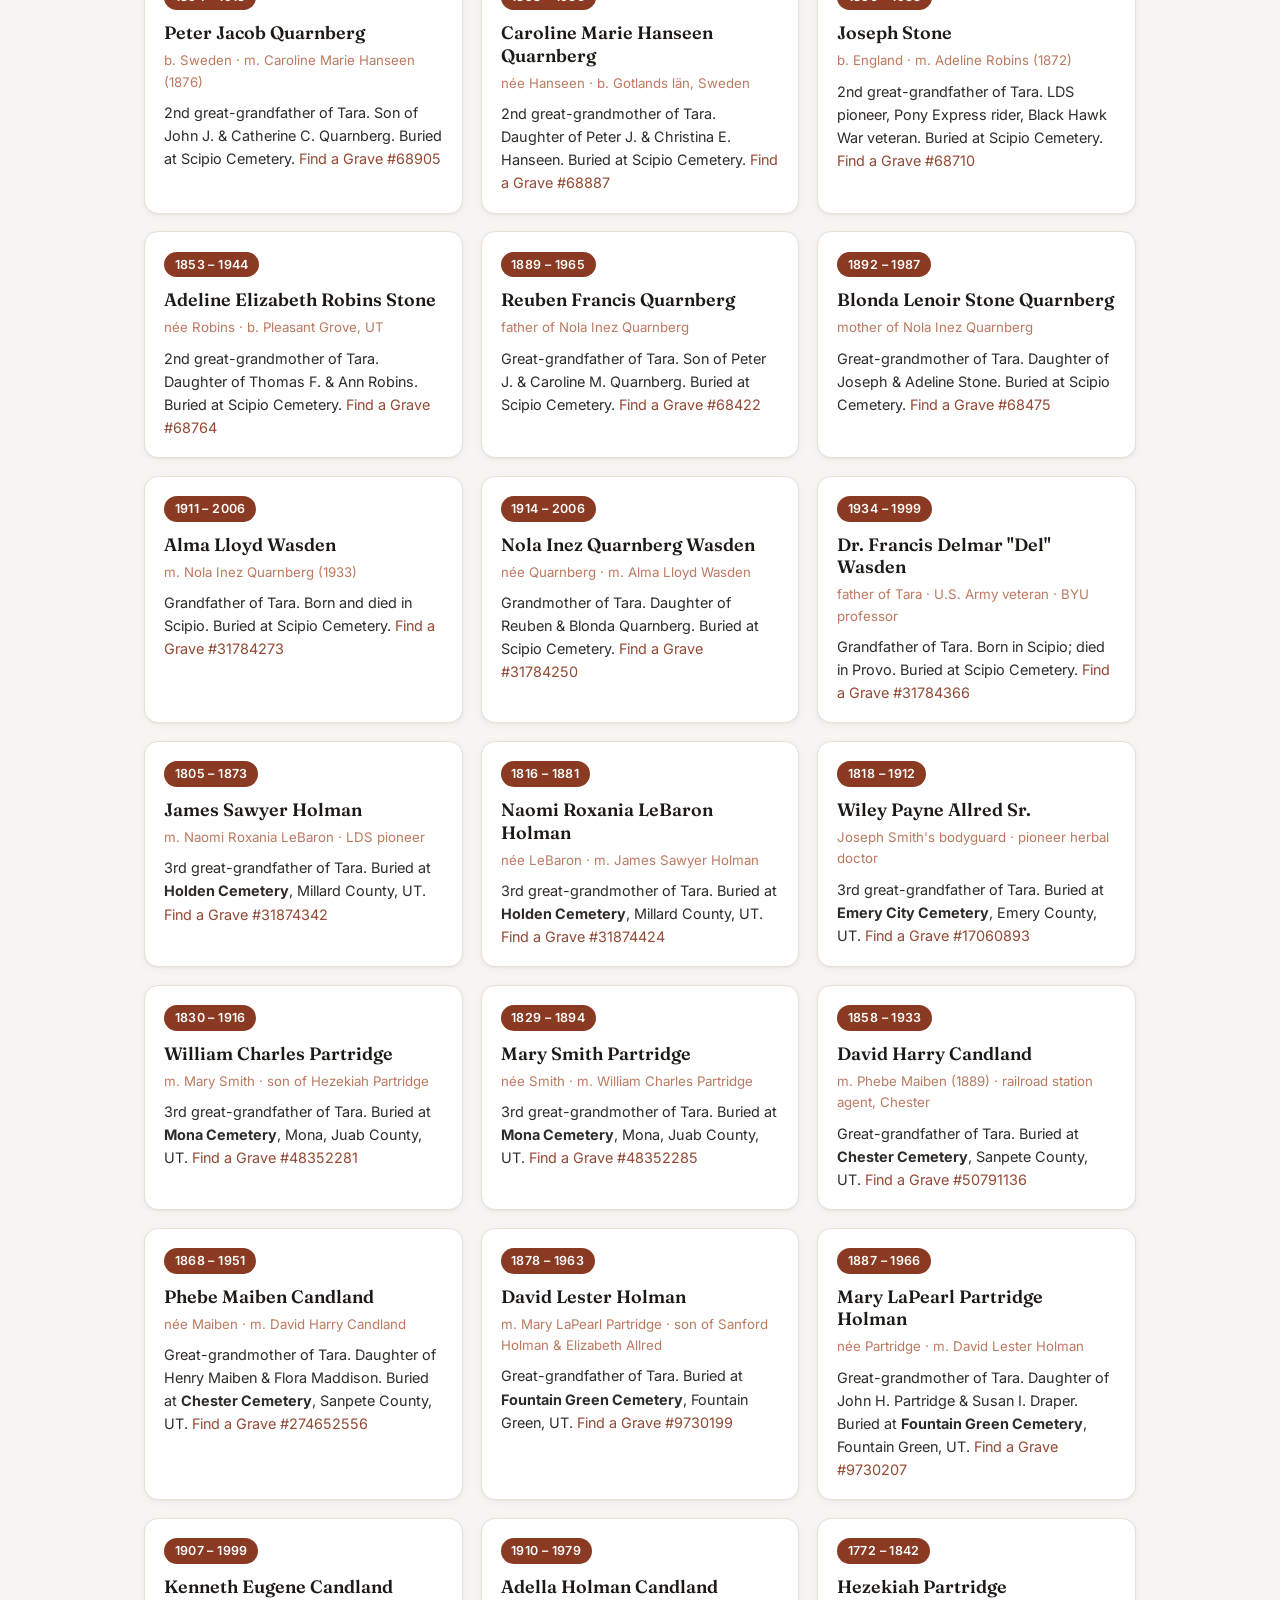
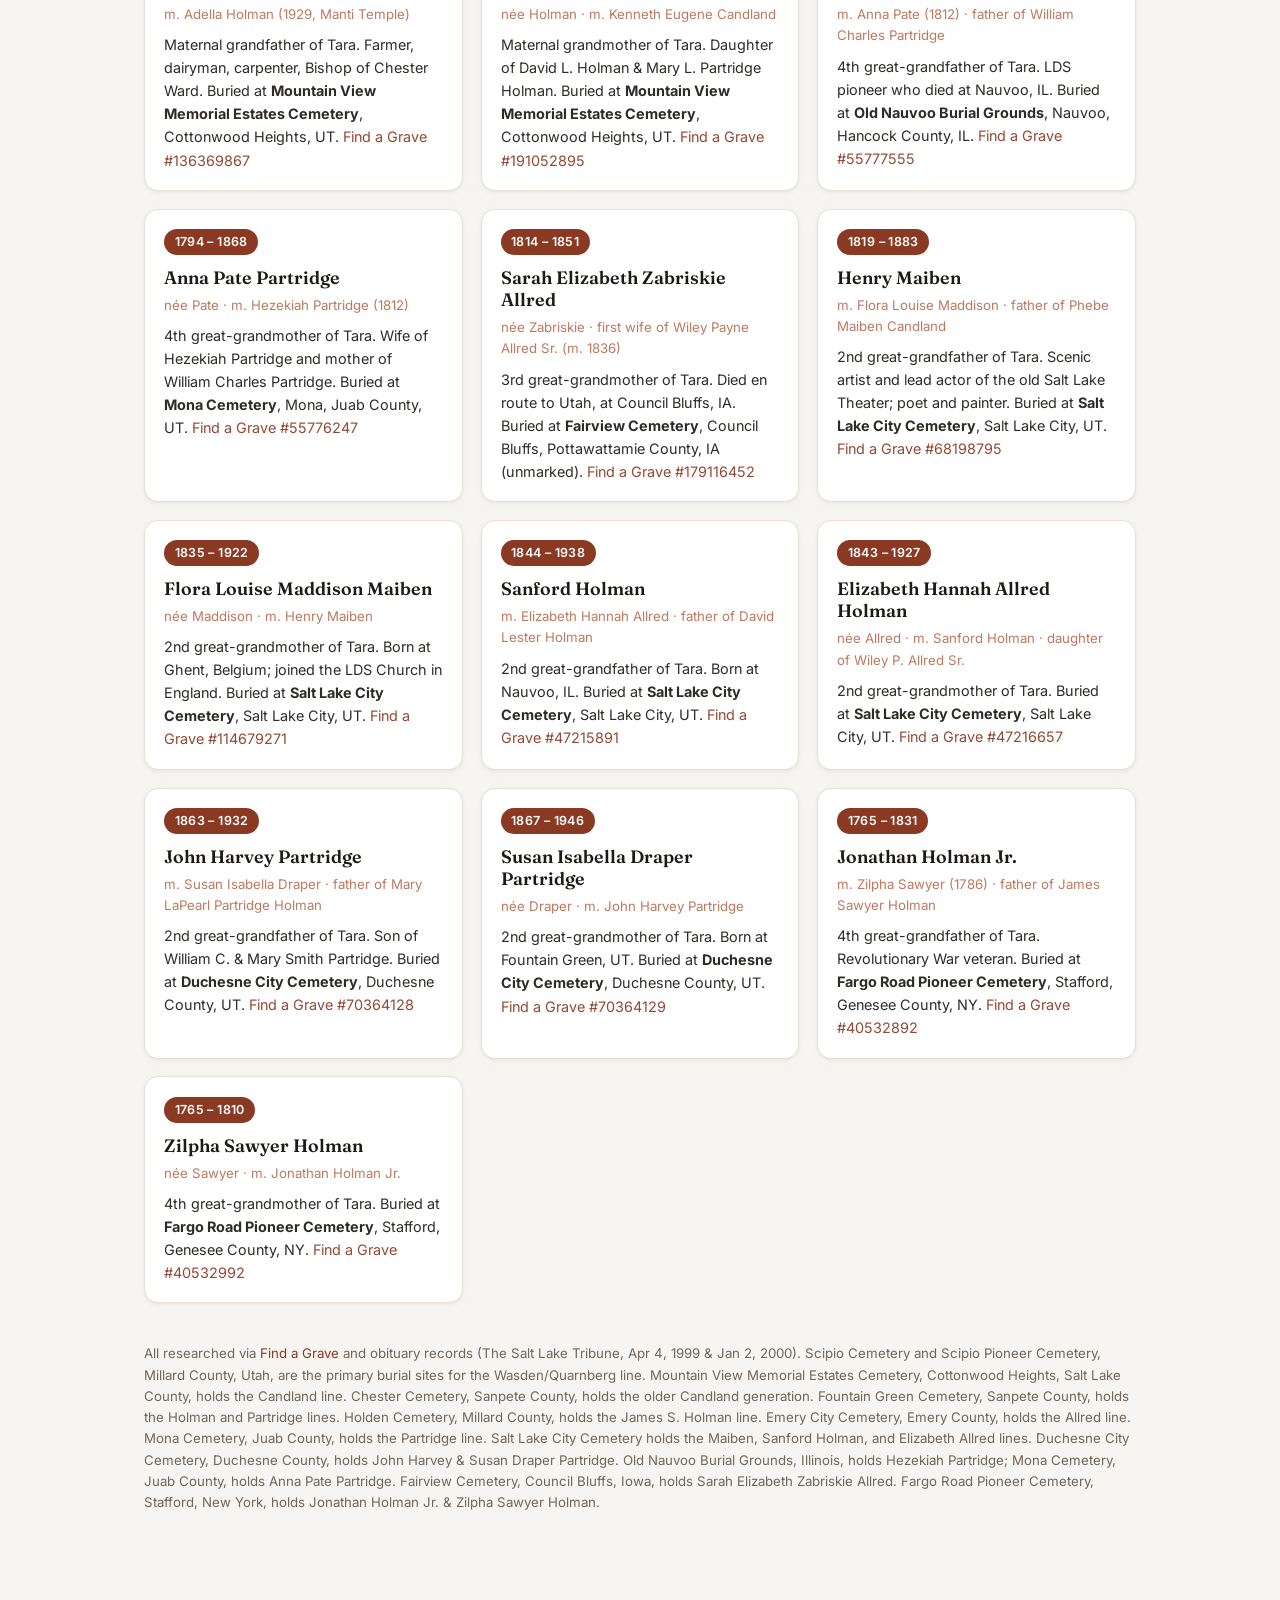
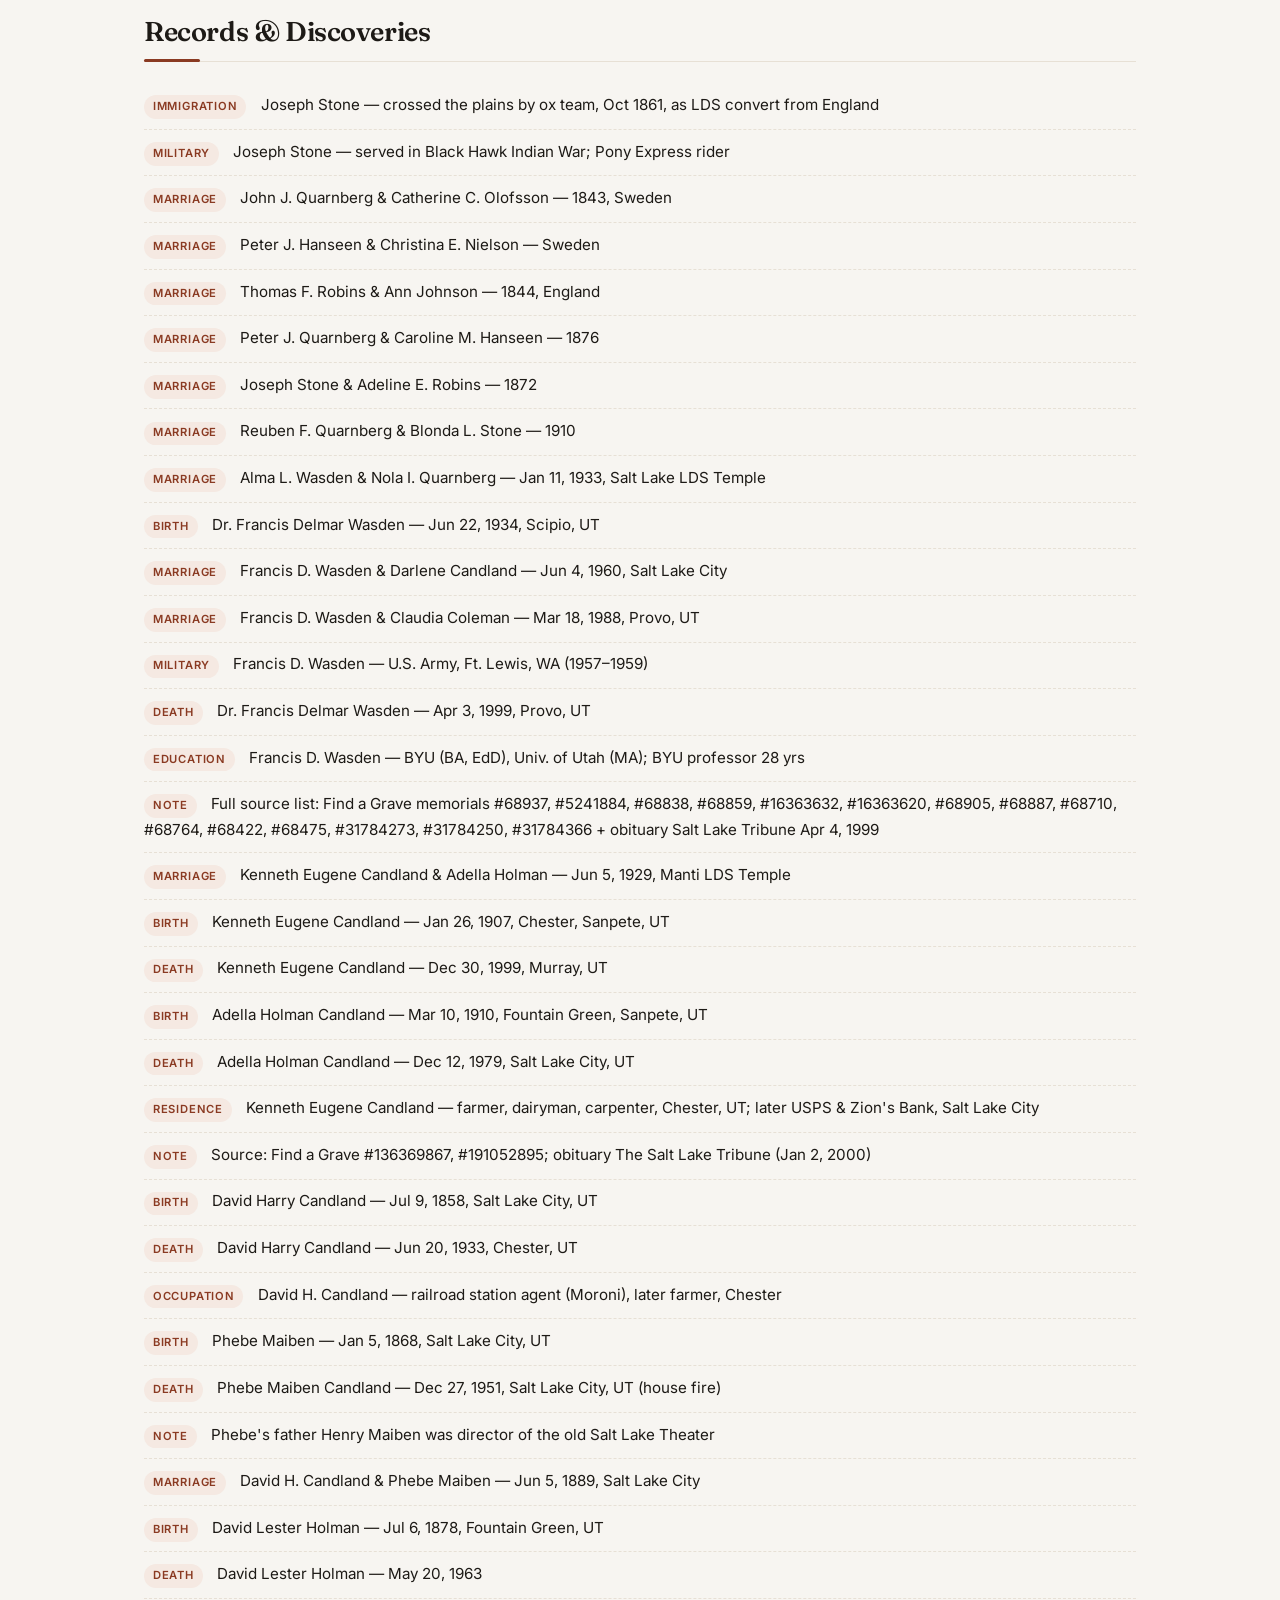
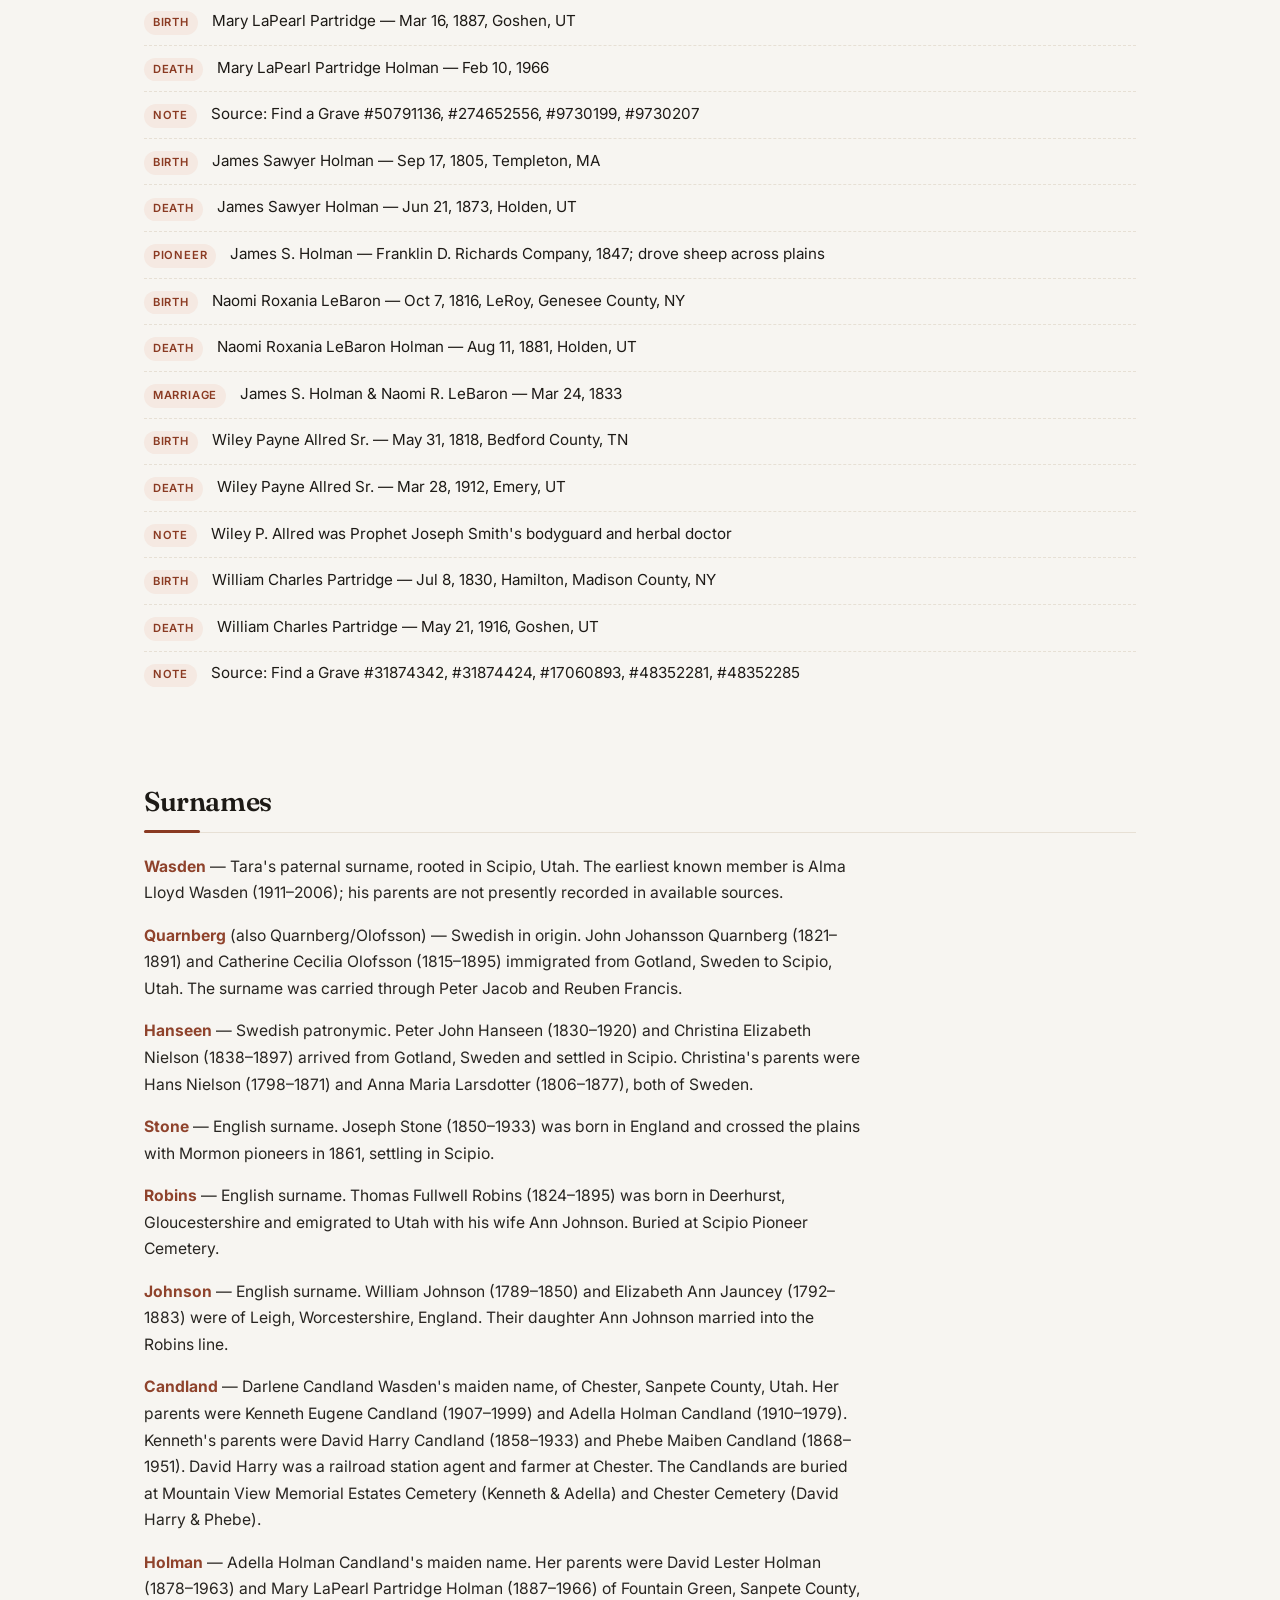
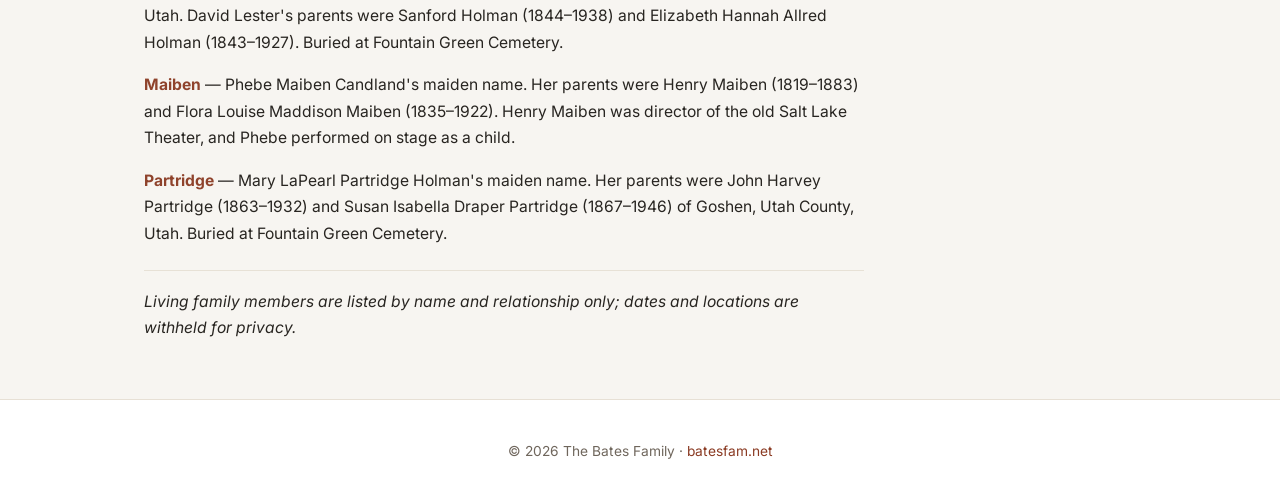
<file: wasden-family-tree.html>
<!DOCTYPE html>
<html lang="en">
<head>
  <meta charset="UTF-8" />
  <meta name="viewport" content="width=device-width, initial-scale=1.0" />
  <title>Wasden Family Tree</title>
  <link rel="preconnect" href="https://fonts.googleapis.com" />
  <link rel="preconnect" href="https://fonts.gstatic.com" crossorigin />
  <link href="https://fonts.googleapis.com/css2?family=Fraunces:opsz,wght@9..144,500;9..144,600;9..144,700&family=Inter:wght@400;500;600&display=swap" rel="stylesheet" />
  <link rel="stylesheet" href="genealogy.css" />

<script data-goatcounter="https://cliffy2323.goatcounter.com/count" async src="//gc.zgo.at/count.js"></script></head>
<body>
  <header class="site-header">
    <div class="wrap">
      <a class="brand" href="/wasden-family-tree.html">Wasden Family Tree</a>
      <nav>
        <a href="bates-family-tree.html#tree">Bates Tree</a>
        <a href="#tree">Wasden Tree</a>
        <a href="#memorials">Memorials</a>
        <a href="cemeteries.html">Cemeteries</a>
        <a href="#records">Records</a>
        <a href="#surnames">Surnames</a>
      </nav>
    </div>
  </header>

  <section class="hero">
    <div class="wrap">
      <h1>Wasden Family Tree</h1>
      <p class="tagline">
        The Wasden, Quarnberg, Stone, Hanseen, Robins, Holman, Partridge and
        Nielson families — tracing Tara Ann Wasden Bates's line from 18th-century
        New England, England and Sweden to Scipio, Utah, and across the Wasatch
        Front.
      </p>
    </div>
  </section>

  <section id="tree" class="tree">
    <div class="wrap">
      <h2>Family Tree</h2>

      <div class="legend">
        <h4>Lineage Colors <span class="hint">— click a line to show just it</span></h4>
        <span data-line="bates"><i class="swatch-bates"></i> Wasden / Quarnberg (paternal)</span>
        <span data-line="maternal"><i class="swatch-maternal"></i> Maternal (Candland / Holman / Maiben)</span>
        <span data-line="living"><i class="swatch-living"></i> Living</span>
        <span class="legend-reset" title="Show all lines">⟲ Reset</span>
      </div>

      <div class="gen">
        <h3>Generation 6 — 4th Great-Grandparents of Tara</h3>
        <div class="couple">
          <div class="node">
            <span class="name">Richard Robins</span>
            <span class="meta">1782 – 1849 · Deerhurst, Gloucestershire, England</span>
            <span class="rel">m. Ann Nancy Fullwell · father of Thomas F. Robins</span>
          </div>
          <div class="node">
            <span class="name">Ann Nancy Fullwell Robins</span>
            <span class="meta">1785 – 1861 · England</span>
            <span class="rel">m. Richard Robins</span>
          </div>
        </div>
        <div class="couple">
          <div class="node">
            <span class="name">William Johnson</span>
            <span class="meta">1789 – 1850 · Leigh, Worcestershire, England</span>
            <span class="rel">m. Elizabeth Ann Jauncey · father of Ann Johnson Robins</span>
          </div>
          <div class="node">
            <span class="name">Elizabeth Ann Jauncey Johnson</span>
            <span class="meta">1792 – 1883 · England</span>
            <span class="rel">m. William Johnson</span>
          </div>
        </div>
        <div class="couple">
          <div class="node">
            <span class="name">Hans Nielson</span>
            <span class="meta">1798 – 1871 · Gotland, Sweden</span>
            <span class="rel">father of Christina Nielson</span>
          </div>
          <div class="node">
            <span class="name">Anna Maria Larsdotter</span>
            <span class="meta">1806 – 1877 · Sweden</span>
            <span class="rel">mother of Christina Nielson</span>
          </div>
        </div>
        <div class="couple">
          <div class="node maternal">
            <span class="name">Hezekiah Partridge</span>
            <span class="meta">1772 – 1842 · Worthington, MA</span>
            <span class="rel">m. Anna Pate · father of William Charles Partridge</span>
            <span class="rel">Buried: Old Nauvoo Burial Grounds, Nauvoo, Hancock County, IL</span>
          </div>
          <div class="node maternal">
            <span class="name">Anna Pate Partridge</span>
            <span class="meta">1794 – 1868</span>
            <span class="rel">mother of William Charles Partridge</span>
            <span class="rel">Buried: Mona Cemetery, Mona, Juab County, UT</span>
          </div>
        </div>
        <div class="couple">
          <div class="node maternal">
            <span class="name">Jonathan Holman Jr.</span>
            <span class="meta">father of James Sawyer Holman</span>
            <span class="rel">m. Zilpha Sawyer · Templeton, MA</span>
            <span class="rel">Buried: Fargo Road Pioneer Cemetery, Stafford, Genesee County, NY</span>
          </div>
          <div class="node maternal">
            <span class="name">Zilpha Sawyer Holman</span>
            <span class="meta">mother of James Sawyer Holman</span>
            <span class="rel">m. Jonathan Holman Jr.</span>
            <span class="rel">Buried: Fargo Road Pioneer Cemetery, Stafford, Genesee County, NY</span>
          </div>
        </div>
        <div class="couple">
          <div class="node maternal">
            <span class="name">David LeBaron</span>
            <span class="meta">father of Naomi Roxania LeBaron</span>
            <span class="rel">m. Azuba King · LeRoy, Genesee County, NY</span>
          </div>
          <div class="node maternal">
            <span class="name">Azuba King LeBaron</span>
            <span class="meta">mother of Naomi Roxania LeBaron</span>
            <span class="rel">m. David LeBaron</span>
          </div>
        </div>
        <div class="couple">
          <div class="node maternal">
            <span class="name">James Allred</span>
            <span class="meta">father of Wiley Payne Allred</span>
            <span class="rel">m. Elizabeth Warren · Bedford County, TN</span>
            <span class="trivia">💡 Bodyguard to Joseph Smith — one of 12 men the prophet personally appointed as his guard after his 1833 Missouri kidnapping (recorded in History of the Church, Vol. 7). Also enlisted in the Mormon Battalion at age 62.</span>
          </div>
          <div class="node maternal">
            <span class="name">Elizabeth Warren Allred</span>
            <span class="meta">mother of Wiley Payne Allred</span>
            <span class="rel">m. James Allred</span>
          </div>
        </div>
      </div>

      <div class="gen">
        <h3>Generation 5 — 3rd Great-Grandparents of Tara</h3>
        <div class="couple">
          <div class="node">
            <span class="name">John Johansson Quarnberg</span>
            <span class="meta">1821 – 1891 · Sweden → Scipio, UT</span>
            <span class="rel">m. Catherine Cecilia Olofsson (1843)</span>
            <span class="rel">Buried: Scipio Cemetery, Scipio, UT</span>
          </div>
          <div class="node">
            <span class="name">Catherine Cecilia "Dorcup" Olofsson Quarnberg</span>
            <span class="meta">1815 – 1895 · Gotlands län, Sweden → Scipio, UT</span>
            <span class="rel">m. John Johansson Quarnberg</span>
            <span class="rel">Buried: Scipio Cemetery, Scipio, UT</span>
          </div>
        </div>
        <div class="couple">
          <div class="node">
            <span class="name">Peter John Hanseen</span>
            <span class="meta">1830 – 1920 · Gotlands län, Sweden → Scipio, UT</span>
            <span class="rel">m. Christina Elizabeth Nielson · father of Caroline M. Hanseen</span>
            <span class="rel">Buried: Scipio Cemetery, Scipio, UT</span>
          </div>
          <div class="node">
            <span class="name">Christina Elizabeth Nielson Hanseen</span>
            <span class="meta">1838 – 1897 · Gotlands län, Sweden → Scipio, UT</span>
            <span class="rel">née Nielson · daughter of Hans Nielson &amp; Anna M. Larsdotter</span>
            <span class="rel">Buried: Scipio Cemetery, Scipio, UT</span>
          </div>
        </div>
        <div class="couple">
          <div class="node">
            <span class="name">Thomas Fullwell Robins</span>
            <span class="meta">1824 – 1895 · Deerhurst, Gloucestershire, England → Scipio, UT</span>
            <span class="rel">m. Ann Johnson (1844) · son of Richard Robins &amp; Ann Fullwell</span>
            <span class="rel">Buried: Scipio Pioneer Cemetery, Scipio, UT</span>
          </div>
          <div class="node">
            <span class="name">Ann Johnson Robins</span>
            <span class="meta">1822 – 1873 · Leigh, Worcestershire, England → Scipio, UT</span>
            <span class="rel">née Johnson · daughter of William Johnson &amp; Elizabeth Jauncey</span>
            <span class="rel">Buried: Scipio Pioneer Cemetery, Scipio, UT</span>
          </div>
        </div>
        <div class="couple">
          <div class="node maternal">
            <span class="name">James Sawyer Holman</span>
            <span class="meta">1805 – 1873 · Templeton, MA → Holden, UT</span>
            <span class="rel">m. Naomi Roxania LeBaron (1833)</span>
            <span class="rel">LDS pioneer · Franklin D. Richards Company 1847</span>
            <span class="rel">Buried: Holden Cemetery, Millard County, UT</span>
          </div>
          <div class="node maternal">
            <span class="name">Naomi Roxania LeBaron Holman</span>
            <span class="meta">1816 – 1881 · LeRoy, NY → Holden, UT</span>
            <span class="rel">née LeBaron · daughter of David LeBaron &amp; Azuba King</span>
            <span class="rel">Buried: Holden Cemetery, Millard County, UT</span>
          </div>
        </div>
        <div class="couple">
          <div class="node maternal">
            <span class="name">Wiley Payne Allred Sr.</span>
            <span class="meta">1818 – 1912 · Bedford County, TN → Emery, UT</span>
            <span class="rel">m. Sarah Elizabeth Zabriskie (1836)</span>
            <span class="rel">Joseph Smith's bodyguard · pioneer herbal doctor</span>
            <span class="rel">Buried: Emery City Cemetery, Emery County, UT</span>
            <span class="trivia">💡 Built the Wiley Payne Allred House (c. 1878) in Spring City, UT — still on the historic homes tour. Had 4 wives and 17 children; Spring City was originally the "Allred Settlement" he helped found.</span>
          </div>
          <div class="node maternal">
            <span class="name">Sarah Elizabeth Zabriskie Allred</span>
            <span class="meta">1814 – 1851 · died en route to Utah</span>
            <span class="rel">née Zabriskie · daughter of (parents unknown)</span>
            <span class="rel">Buried: Fairview Cemetery, Council Bluffs, Pottawattamie County, IA (unmarked)</span>
          </div>
        </div>
        <div class="couple">
          <div class="node maternal">
            <span class="name">William Charles Partridge</span>
            <span class="meta">1830 – 1916 · Hamilton, NY → Goshen, UT</span>
            <span class="rel">m. Mary Smith (1849)</span>
            <span class="rel">son of Hezekiah Partridge &amp; Anna Pate</span>
            <span class="rel">Buried: Mona Cemetery, Mona, Juab County, UT</span>
          </div>
          <div class="node maternal">
            <span class="name">Mary Smith Partridge</span>
            <span class="meta">1829 – 1894</span>
            <span class="rel">née Smith · m. William Charles Partridge</span>
            <span class="rel">Buried: Mona Cemetery, Mona, Juab County, UT</span>
          </div>
        </div>
      </div>

      <div class="gen">
        <h3>Generation 4 — 2nd Great-Grandparents of Tara</h3>
        <div class="couple">
          <div class="node">
            <span class="name">Peter Jacob Quarnberg</span>
            <span class="meta">1854 – 1918 · Sweden → Scipio, UT</span>
            <span class="rel">m. Caroline Marie Hanseen (1876)</span>
            <span class="rel">Buried: Scipio Cemetery, Scipio, UT</span>
          </div>
          <div class="node">
            <span class="name">Caroline Marie Hanseen Quarnberg</span>
            <span class="meta">1858 – 1936 · Gotlands län, Sweden → Scipio, UT</span>
            <span class="rel">née Hanseen · m. Peter Jacob Quarnberg</span>
            <span class="rel">Buried: Scipio Cemetery, Scipio, UT</span>
          </div>
        </div>
        <div class="couple">
          <div class="node">
            <span class="name">Joseph Stone</span>
            <span class="meta">1850 – 1933 · England → Scipio, UT</span>
            <span class="rel">m. Adeline Elizabeth Robins (1872)</span>
            <span class="rel">LDS pioneer · Pony Express rider · Indian War veteran</span>
            <span class="rel">Buried: Scipio Cemetery, Scipio, UT</span>
          </div>
          <div class="node">
            <span class="name">Adeline Elizabeth Robins Stone</span>
            <span class="meta">1853 – 1944 · Pleasant Grove, UT → Scipio, UT</span>
            <span class="rel">née Robins · daughter of Thomas F. Robins &amp; Ann Johnson</span>
            <span class="rel">Buried: Scipio Cemetery, Scipio, UT</span>
          </div>
        </div>
        <div class="couple">
          <div class="node maternal">
            <span class="name">Henry Maiben</span>
            <span class="meta">1819 – 1883 · Brighton, England</span>
            <span class="rel">m. Flora Louise Maddison · father of Phebe Maiben</span>
            <span class="rel">Buried: Salt Lake City Cemetery, Salt Lake City, UT</span>
            <span class="trivia">💡 One of the original scenic artists of the famed Salt Lake Theater; his daughter Phebe performed on its stage as a child. The family's theatrical blood runs deep.</span>
          </div>
          <div class="node maternal">
            <span class="name">Flora Louise Maddison Maiben</span>
            <span class="meta">1835 – 1922</span>
            <span class="rel">mother of Phebe Maiben Candland</span>
            <span class="rel">Buried: Salt Lake City Cemetery, Salt Lake City, UT</span>
          </div>
        </div>
        <div class="couple">
          <div class="node maternal">
            <span class="name">Sanford Holman</span>
            <span class="meta">1844 – 1938 · Nauvoo, IL</span>
            <span class="rel">m. Elizabeth Hannah Allred · father of David L. Holman</span>
            <span class="rel">Buried: Salt Lake City Cemetery, Salt Lake City, UT</span>
          </div>
          <div class="node maternal">
            <span class="name">Elizabeth Hannah Allred Holman</span>
            <span class="meta">1843 – 1927</span>
            <span class="rel">mother of David Lester Holman</span>
            <span class="rel">Buried: Salt Lake City Cemetery, Salt Lake City, UT</span>
          </div>
        </div>
        <div class="couple">
          <div class="node maternal">
            <span class="name">John Harvey Partridge</span>
            <span class="meta">1863 – 1932 · Goshen, UT</span>
            <span class="rel">m. Susan Isabella Draper · father of Mary LaPearl Partridge</span>
            <span class="rel">Buried: Duchesne City Cemetery, Duchesne County, UT</span>
          </div>
          <div class="node maternal">
            <span class="name">Susan Isabella Draper Partridge</span>
            <span class="meta">1867 – 1946</span>
            <span class="rel">mother of Mary LaPearl Partridge Holman</span>
            <span class="rel">Buried: Duchesne City Cemetery, Duchesne County, UT</span>
          </div>
        </div>
      </div>

      <div class="gen">
        <h3>Generation 3 — Great-Grandparents of Tara</h3>
        <div class="couple">
          <div class="node">
            <span class="name">Reuben Francis Quarnberg</span>
            <span class="meta">1889 – 1965 · Scipio, UT</span>
            <span class="rel">m. Blonda Lenoir Stone (1910) · son of Peter J. &amp; Caroline M.</span>
            <span class="rel">Buried: Scipio Cemetery, Scipio, UT</span>
          </div>
          <div class="node">
            <span class="name">Blonda Lenoir Stone Quarnberg</span>
            <span class="meta">1892 – 1987 · Scipio, UT</span>
            <span class="rel">née Stone · daughter of Joseph &amp; Adeline Stone</span>
            <span class="rel">Buried: Scipio Cemetery, Scipio, UT</span>
          </div>
        </div>
        <div class="couple">
          <div class="node maternal">
            <span class="name">David Harry Candland</span>
            <span class="meta">1858 – 1933 · Salt Lake City, UT → Chester, UT</span>
            <span class="rel">m. Phebe Maiben (1889) · father of Kenneth Eugene Candland</span>
            <span class="rel">railroad station agent, later farmer · LDS ward clerk</span>
            <span class="rel">Buried: Chester Cemetery, Sanpete County, UT</span>
          </div>
          <div class="node maternal">
            <span class="name">Phebe Maiben Candland</span>
            <span class="meta">1868 – 1951 · Salt Lake City, UT</span>
            <span class="rel">née Maiben · m. David Harry Candland (1889)</span>
            <span class="rel">daughter of Henry Maiben &amp; Flora Maddison</span>
            <span class="rel">Buried: Chester Cemetery, Sanpete County, UT</span>
          </div>
        </div>
        <div class="couple">
          <div class="node maternal">
            <span class="name">David Lester Holman</span>
            <span class="meta">1878 – 1963 · Fountain Green, UT</span>
            <span class="rel">m. Mary LaPearl Partridge · father of Adella Holman</span>
            <span class="rel">Buried: Fountain Green Cemetery, Fountain Green, Sanpete County, UT</span>
          </div>
          <div class="node maternal">
            <span class="name">Mary LaPearl Partridge Holman</span>
            <span class="meta">1887 – 1966</span>
            <span class="rel">mother of Adella Holman Candland</span>
            <span class="rel">Buried: Fountain Green Cemetery, Fountain Green, Sanpete County, UT</span>
          </div>
        </div>
      </div>

      <div class="gen">
        <h3>Generation 2 — Grandparents of Tara</h3>
        <div class="couple">
          <div class="node">
            <span class="name">Alma Lloyd Wasden</span>
            <span class="meta">1911 – 2006 · Scipio, UT</span>
            <span class="rel">m. Nola Inez Quarnberg (1933)</span>
            <span class="rel">Buried: Scipio Cemetery, Scipio, UT</span>
          </div>
          <div class="node">
            <span class="name">Nola Inez Quarnberg Wasden</span>
            <span class="meta">1914 – 2006 · Scipio, UT</span>
            <span class="rel">née Quarnberg · daughter of Reuben F. &amp; Blonda L. Quarnberg</span>
            <span class="rel">Buried: Scipio Cemetery, Scipio, UT</span>
          </div>
        </div>
        <div class="couple">
          <div class="node maternal">
            <span class="name">Kenneth Eugene Candland</span>
            <span class="meta">1907 – 1999 · Chester, UT → Murray, UT</span>
            <span class="rel">m. Adella Holman (1929, Manti Temple)</span>
            <span class="rel">farmer, dairyman, carpenter, later USPS &amp; Zion's Bank</span>
            <span class="rel">Bishop of Chester Ward, LDS Church</span>
            <span class="rel">Buried: Mountain View Memorial Estates, Cottonwood Heights, UT</span>
          </div>
          <div class="node maternal">
            <span class="name">Adella Holman Candland</span>
            <span class="meta">1910 – 1979 · Fountain Green, UT → Salt Lake City, UT</span>
            <span class="rel">née Holman · m. Kenneth Eugene Candland (1929)</span>
            <span class="rel">daughter of David L. &amp; Mary L. Holman</span>
            <span class="rel">Buried: Mountain View Memorial Estates, Cottonwood Heights, UT</span>
          </div>
        </div>
      </div>

      <div class="gen">
        <h3>Generation 1 — Parents of Tara</h3>
        <div class="couple">
          <div class="node">
            <span class="name">Dr. Francis Delmar "Del" Wasden</span>
            <span class="meta">1934 – 1999 · Scipio, UT → Provo, UT</span>
            <span class="rel">m. Darlene Candland (1960, div.); m. Claudia Coleman (1988)</span>
            <span class="rel">son of Alma L. &amp; Nola I. Wasden</span>
            <span class="rel">BYU professor · U.S. Army veteran</span>
            <span class="rel">Buried: Scipio Cemetery, Scipio, UT</span>
          </div>
          <div class="node">
            <span class="name">Darlene Candland Wasden</span>
            <span class="meta">living · Utah County, UT</span>
            <span class="rel">née Candland · m. Francis Delmar Wasden (1960, later divorced)</span>
            <span class="rel">daughter of Kenneth Eugene Candland &amp; Adella Candland</span>
            <span class="rel">mother of Tara Ann Wasden</span>
          </div>
        </div>
      </div>

      <div class="gen">
        <h3>Generation 0 — Tara &amp; Siblings</h3>
        <div class="couple">
          <div class="node child">
            <span class="name">Mark Lloyd Wasden</span>
            <span class="meta">living</span>
            <span class="rel">son of Francis &amp; Darlene</span>
          </div>
          <div class="node child">
            <span class="name">Nathan Del Wasden</span>
            <span class="meta">living</span>
            <span class="rel">son of Francis &amp; Darlene</span>
          </div>
        </div>
        <div class="couple">
          <div class="node child">
            <span class="name">Meghan Wasden</span>
            <span class="meta">living</span>
            <span class="rel">daughter of Francis &amp; Darlene</span>
          </div>
          <div class="node child">
            <span class="name">Judd Wasden</span>
            <span class="meta">living</span>
            <span class="rel">son of Francis &amp; Darlene</span>
          </div>
        </div>
        <div class="couple">
          <div class="node child">
            <span class="name">Tara Ann Wasden Bates</span>
            <span class="meta">living · wife of Cliff Bates</span>
            <span class="rel">daughter of Dr. Francis Delmar Wasden</span>
          </div>
        </div>
      </div>

      <div class="gen">
        <h3>Generation -1 — Children of Tara</h3>
        <div class="couple">
          <div class="node child">
            <span class="name">Ethan Bates</span>
            <span class="meta">living · Arizona State University</span>
            <span class="rel">son of Cliff &amp; Tara</span>
          </div>
        </div>
      </div>
    </div>
  </section>

  <section id="memorials" class="memorials">
    <div class="wrap">
      <h2>Memorials</h2>
      <p class="tagline" style="margin-bottom:1.5rem;">All known burials by cemetery. Every individual buried at Scipio Cemetery unless noted otherwise.</p>
      <div class="cards">
        <article class="card memorial">
          <div class="stone">1815 – 1895</div>
          <h3>Catherine Cecilia "Dorcup" Olofsson Quarnberg</h3>
          <p class="meta">b. Gotlands län, Sweden · m. John Johansson Quarnberg</p>
          <p>3rd great-grandmother of Tara. Came from Sweden to Scipio, Utah. Buried at Scipio Cemetery. <a href="https://www.findagrave.com/memorial/68937/catherine_cecilia-quarnberg" target="_blank" rel="noopener">Find a Grave #68937</a></p>
        </article>
        <article class="card memorial">
          <div class="stone">1821 – 1891</div>
          <h3>John Johansson Quarnberg</h3>
          <p class="meta">b. Sweden · m. Catherine Cecilia Olofsson (1843)</p>
          <p>3rd great-grandfather of Tara. Swedish immigrant to Scipio. Buried at Scipio Cemetery. <a href="https://www.findagrave.com/memorial/5241884/john_johansson-quarnberg" target="_blank" rel="noopener">Find a Grave #5241884</a></p>
        </article>
        <article class="card memorial">
          <div class="stone">1830 – 1920</div>
          <h3>Peter John Hanseen</h3>
          <p class="meta">b. Gotlands län, Sweden · m. Christina Nielson</p>
          <p>3rd great-grandfather of Tara. Swedish-born pioneer to Scipio. Buried at Scipio Cemetery. <a href="https://www.findagrave.com/memorial/68838/peter_john-hanseen" target="_blank" rel="noopener">Find a Grave #68838</a></p>
        </article>
        <article class="card memorial">
          <div class="stone">1838 – 1897</div>
          <h3>Christina Elizabeth Nielson Hanseen</h3>
          <p class="meta">née Nielson · b. Gotlands län, Sweden</p>
          <p>3rd great-grandmother of Tara. Daughter of Hans Nielson &amp; Anna Maria Larsdotter. Buried at Scipio Cemetery. <a href="https://www.findagrave.com/memorial/68859/christina_elizabeth-hanseen" target="_blank" rel="noopener">Find a Grave #68859</a></p>
        </article>
        <article class="card memorial">
          <div class="stone">1824 – 1895</div>
          <h3>Thomas Fullwell Robins</h3>
          <p class="meta">b. Deerhurst, Gloucestershire, England · m. Ann Johnson (1844)</p>
          <p>3rd great-grandfather of Tara. LDS convert who crossed the plains. Buried at <strong>Scipio Pioneer Cemetery</strong>. <a href="https://www.findagrave.com/memorial/16363632/thomas_fullwell-robins" target="_blank" rel="noopener">Find a Grave #16363632</a></p>
        </article>
        <article class="card memorial">
          <div class="stone">1822 – 1873</div>
          <h3>Ann Johnson Robins</h3>
          <p class="meta">née Johnson · b. Leigh, Worcestershire, England</p>
          <p>3rd great-grandmother of Tara. Daughter of William Johnson &amp; Elizabeth Jauncey. Buried at <strong>Scipio Pioneer Cemetery</strong>. <a href="https://www.findagrave.com/memorial/16363620/ann-robins" target="_blank" rel="noopener">Find a Grave #16363620</a></p>
        </article>
        <article class="card memorial">
          <div class="stone">1854 – 1918</div>
          <h3>Peter Jacob Quarnberg</h3>
          <p class="meta">b. Sweden · m. Caroline Marie Hanseen (1876)</p>
          <p>2nd great-grandfather of Tara. Son of John J. &amp; Catherine C. Quarnberg. Buried at Scipio Cemetery. <a href="https://www.findagrave.com/memorial/68905/peter_jacob-quarnberg" target="_blank" rel="noopener">Find a Grave #68905</a></p>
        </article>
        <article class="card memorial">
          <div class="stone">1858 – 1936</div>
          <h3>Caroline Marie Hanseen Quarnberg</h3>
          <p class="meta">née Hanseen · b. Gotlands län, Sweden</p>
          <p>2nd great-grandmother of Tara. Daughter of Peter J. &amp; Christina E. Hanseen. Buried at Scipio Cemetery. <a href="https://www.findagrave.com/memorial/68887/caroline_marie-quarnberg" target="_blank" rel="noopener">Find a Grave #68887</a></p>
        </article>
        <article class="card memorial">
          <div class="stone">1850 – 1933</div>
          <h3>Joseph Stone</h3>
          <p class="meta">b. England · m. Adeline Robins (1872)</p>
          <p>2nd great-grandfather of Tara. LDS pioneer, Pony Express rider, Black Hawk War veteran. Buried at Scipio Cemetery. <a href="https://www.findagrave.com/memorial/68710/joseph-stone" target="_blank" rel="noopener">Find a Grave #68710</a></p>
        </article>
        <article class="card memorial">
          <div class="stone">1853 – 1944</div>
          <h3>Adeline Elizabeth Robins Stone</h3>
          <p class="meta">née Robins · b. Pleasant Grove, UT</p>
          <p>2nd great-grandmother of Tara. Daughter of Thomas F. &amp; Ann Robins. Buried at Scipio Cemetery. <a href="https://www.findagrave.com/memorial/68764/adeline_elizabeth-stone" target="_blank" rel="noopener">Find a Grave #68764</a></p>
        </article>
        <article class="card memorial">
          <div class="stone">1889 – 1965</div>
          <h3>Reuben Francis Quarnberg</h3>
          <p class="meta">father of Nola Inez Quarnberg</p>
          <p>Great-grandfather of Tara. Son of Peter J. &amp; Caroline M. Quarnberg. Buried at Scipio Cemetery. <a href="https://www.findagrave.com/memorial/68422/reuben_francis-quarnberg" target="_blank" rel="noopener">Find a Grave #68422</a></p>
        </article>
        <article class="card memorial">
          <div class="stone">1892 – 1987</div>
          <h3>Blonda Lenoir Stone Quarnberg</h3>
          <p class="meta">mother of Nola Inez Quarnberg</p>
          <p>Great-grandmother of Tara. Daughter of Joseph &amp; Adeline Stone. Buried at Scipio Cemetery. <a href="https://www.findagrave.com/memorial/68475/blonda_lenoir-quarnberg" target="_blank" rel="noopener">Find a Grave #68475</a></p>
        </article>
        <article class="card memorial">
          <div class="stone">1911 – 2006</div>
          <h3>Alma Lloyd Wasden</h3>
          <p class="meta">m. Nola Inez Quarnberg (1933)</p>
          <p>Grandfather of Tara. Born and died in Scipio. Buried at Scipio Cemetery. <a href="https://www.findagrave.com/memorial/31784273/alma-lloyd-wasden" target="_blank" rel="noopener">Find a Grave #31784273</a></p>
        </article>
        <article class="card memorial">
          <div class="stone">1914 – 2006</div>
          <h3>Nola Inez Quarnberg Wasden</h3>
          <p class="meta">née Quarnberg · m. Alma Lloyd Wasden</p>
          <p>Grandmother of Tara. Daughter of Reuben &amp; Blonda Quarnberg. Buried at Scipio Cemetery. <a href="https://www.findagrave.com/memorial/31784250/nola_inez-wasden" target="_blank" rel="noopener">Find a Grave #31784250</a></p>
        </article>
        <article class="card memorial">
          <div class="stone">1934 – 1999</div>
          <h3>Dr. Francis Delmar "Del" Wasden</h3>
          <p class="meta">father of Tara · U.S. Army veteran · BYU professor</p>
          <p>Grandfather of Tara. Born in Scipio; died in Provo. Buried at Scipio Cemetery. <a href="https://www.findagrave.com/memorial/31784366/francis_delmar-wasden" target="_blank" rel="noopener">Find a Grave #31784366</a></p>
        </article>
        <article class="card memorial">
          <div class="stone">1805 – 1873</div>
          <h3>James Sawyer Holman</h3>
          <p class="meta">m. Naomi Roxania LeBaron · LDS pioneer</p>
          <p>3rd great-grandfather of Tara. Buried at <strong>Holden Cemetery</strong>, Millard County, UT. <a href="https://www.findagrave.com/memorial/31874342/james_sawyer-holman" target="_blank" rel="noopener">Find a Grave #31874342</a></p>
        </article>
        <article class="card memorial">
          <div class="stone">1816 – 1881</div>
          <h3>Naomi Roxania LeBaron Holman</h3>
          <p class="meta">née LeBaron · m. James Sawyer Holman</p>
          <p>3rd great-grandmother of Tara. Buried at <strong>Holden Cemetery</strong>, Millard County, UT. <a href="https://www.findagrave.com/memorial/31874424/naomi_roxania-holman" target="_blank" rel="noopener">Find a Grave #31874424</a></p>
        </article>
        <article class="card memorial">
          <div class="stone">1818 – 1912</div>
          <h3>Wiley Payne Allred Sr.</h3>
          <p class="meta">Joseph Smith's bodyguard · pioneer herbal doctor</p>
          <p>3rd great-grandfather of Tara. Buried at <strong>Emery City Cemetery</strong>, Emery County, UT. <a href="https://www.findagrave.com/memorial/17060893/wiley_payne-allred" target="_blank" rel="noopener">Find a Grave #17060893</a></p>
        </article>
        <article class="card memorial">
          <div class="stone">1830 – 1916</div>
          <h3>William Charles Partridge</h3>
          <p class="meta">m. Mary Smith · son of Hezekiah Partridge</p>
          <p>3rd great-grandfather of Tara. Buried at <strong>Mona Cemetery</strong>, Mona, Juab County, UT. <a href="https://www.findagrave.com/memorial/48352281/william_charles-partridge" target="_blank" rel="noopener">Find a Grave #48352281</a></p>
        </article>
        <article class="card memorial">
          <div class="stone">1829 – 1894</div>
          <h3>Mary Smith Partridge</h3>
          <p class="meta">née Smith · m. William Charles Partridge</p>
          <p>3rd great-grandmother of Tara. Buried at <strong>Mona Cemetery</strong>, Mona, Juab County, UT. <a href="https://www.findagrave.com/memorial/48352285/mary-partridge" target="_blank" rel="noopener">Find a Grave #48352285</a></p>
        </article>
        <article class="card memorial">
          <div class="stone">1858 – 1933</div>
          <h3>David Harry Candland</h3>
          <p class="meta">m. Phebe Maiben (1889) · railroad station agent, Chester</p>
          <p>Great-grandfather of Tara. Buried at <strong>Chester Cemetery</strong>, Sanpete County, UT. <a href="https://www.findagrave.com/memorial/50791136/david_harry-candland" target="_blank" rel="noopener">Find a Grave #50791136</a></p>
        </article>
        <article class="card memorial">
          <div class="stone">1868 – 1951</div>
          <h3>Phebe Maiben Candland</h3>
          <p class="meta">née Maiben · m. David Harry Candland</p>
          <p>Great-grandmother of Tara. Daughter of Henry Maiben &amp; Flora Maddison. Buried at <strong>Chester Cemetery</strong>, Sanpete County, UT. <a href="https://www.findagrave.com/memorial/274652556/phebe-candland" target="_blank" rel="noopener">Find a Grave #274652556</a></p>
        </article>
        <article class="card memorial">
          <div class="stone">1878 – 1963</div>
          <h3>David Lester Holman</h3>
          <p class="meta">m. Mary LaPearl Partridge · son of Sanford Holman &amp; Elizabeth Allred</p>
          <p>Great-grandfather of Tara. Buried at <strong>Fountain Green Cemetery</strong>, Fountain Green, UT. <a href="https://www.findagrave.com/memorial/9730199/david_lester-holman" target="_blank" rel="noopener">Find a Grave #9730199</a></p>
        </article>
        <article class="card memorial">
          <div class="stone">1887 – 1966</div>
          <h3>Mary LaPearl Partridge Holman</h3>
          <p class="meta">née Partridge · m. David Lester Holman</p>
          <p>Great-grandmother of Tara. Daughter of John H. Partridge &amp; Susan I. Draper. Buried at <strong>Fountain Green Cemetery</strong>, Fountain Green, UT. <a href="https://www.findagrave.com/memorial/9730207/mary_lapearl-holman" target="_blank" rel="noopener">Find a Grave #9730207</a></p>
        </article>
        <article class="card memorial">
          <div class="stone">1907 – 1999</div>
          <h3>Kenneth Eugene Candland</h3>
          <p class="meta">m. Adella Holman (1929, Manti Temple)</p>
          <p>Maternal grandfather of Tara. Farmer, dairyman, carpenter, Bishop of Chester Ward. Buried at <strong>Mountain View Memorial Estates Cemetery</strong>, Cottonwood Heights, UT. <a href="https://www.findagrave.com/memorial/136369867/kenneth_eugene-candland" target="_blank" rel="noopener">Find a Grave #136369867</a></p>
        </article>
        <article class="card memorial">
          <div class="stone">1910 – 1979</div>
          <h3>Adella Holman Candland</h3>
          <p class="meta">née Holman · m. Kenneth Eugene Candland</p>
          <p>Maternal grandmother of Tara. Daughter of David L. Holman &amp; Mary L. Partridge Holman. Buried at <strong>Mountain View Memorial Estates Cemetery</strong>, Cottonwood Heights, UT. <a href="https://www.findagrave.com/memorial/191052895/adella-candland" target="_blank" rel="noopener">Find a Grave #191052895</a></p>
        </article>
        <article class="card memorial">
          <div class="stone">1772 – 1842</div>
          <h3>Hezekiah Partridge</h3>
          <p class="meta">m. Anna Pate (1812) · father of William Charles Partridge</p>
          <p>4th great-grandfather of Tara. LDS pioneer who died at Nauvoo, IL. Buried at <strong>Old Nauvoo Burial Grounds</strong>, Nauvoo, Hancock County, IL. <a href="https://www.findagrave.com/memorial/55777555/hezekiah-partridge" target="_blank" rel="noopener">Find a Grave #55777555</a></p>
        </article>
        <article class="card memorial">
          <div class="stone">1794 – 1868</div>
          <h3>Anna Pate Partridge</h3>
          <p class="meta">née Pate · m. Hezekiah Partridge (1812)</p>
          <p>4th great-grandmother of Tara. Wife of Hezekiah Partridge and mother of William Charles Partridge. Buried at <strong>Mona Cemetery</strong>, Mona, Juab County, UT. <a href="https://www.findagrave.com/memorial/55776247/anna-partridge" target="_blank" rel="noopener">Find a Grave #55776247</a></p>
        </article>
        <article class="card memorial">
          <div class="stone">1814 – 1851</div>
          <h3>Sarah Elizabeth Zabriskie Allred</h3>
          <p class="meta">née Zabriskie · first wife of Wiley Payne Allred Sr. (m. 1836)</p>
          <p>3rd great-grandmother of Tara. Died en route to Utah, at Council Bluffs, IA. Buried at <strong>Fairview Cemetery</strong>, Council Bluffs, Pottawattamie County, IA (unmarked). <a href="https://www.findagrave.com/memorial/179116452/sarah_elizabeth-allred" target="_blank" rel="noopener">Find a Grave #179116452</a></p>
        </article>
        <article class="card memorial">
          <div class="stone">1819 – 1883</div>
          <h3>Henry Maiben</h3>
          <p class="meta">m. Flora Louise Maddison · father of Phebe Maiben Candland</p>
          <p>2nd great-grandfather of Tara. Scenic artist and lead actor of the old Salt Lake Theater; poet and painter. Buried at <strong>Salt Lake City Cemetery</strong>, Salt Lake City, UT. <a href="https://www.findagrave.com/memorial/68198795/henry-maiben" target="_blank" rel="noopener">Find a Grave #68198795</a></p>
        </article>
        <article class="card memorial">
          <div class="stone">1835 – 1922</div>
          <h3>Flora Louise Maddison Maiben</h3>
          <p class="meta">née Maddison · m. Henry Maiben</p>
          <p>2nd great-grandmother of Tara. Born at Ghent, Belgium; joined the LDS Church in England. Buried at <strong>Salt Lake City Cemetery</strong>, Salt Lake City, UT. <a href="https://www.findagrave.com/memorial/114679271/flora_louise-maiben" target="_blank" rel="noopener">Find a Grave #114679271</a></p>
        </article>
        <article class="card memorial">
          <div class="stone">1844 – 1938</div>
          <h3>Sanford Holman</h3>
          <p class="meta">m. Elizabeth Hannah Allred · father of David Lester Holman</p>
          <p>2nd great-grandfather of Tara. Born at Nauvoo, IL. Buried at <strong>Salt Lake City Cemetery</strong>, Salt Lake City, UT. <a href="https://www.findagrave.com/memorial/47215891/sanford-holman" target="_blank" rel="noopener">Find a Grave #47215891</a></p>
        </article>
        <article class="card memorial">
          <div class="stone">1843 – 1927</div>
          <h3>Elizabeth Hannah Allred Holman</h3>
          <p class="meta">née Allred · m. Sanford Holman · daughter of Wiley P. Allred Sr.</p>
          <p>2nd great-grandmother of Tara. Buried at <strong>Salt Lake City Cemetery</strong>, Salt Lake City, UT. <a href="https://www.findagrave.com/memorial/47216657/elizabeth_hannah-holman" target="_blank" rel="noopener">Find a Grave #47216657</a></p>
        </article>
        <article class="card memorial">
          <div class="stone">1863 – 1932</div>
          <h3>John Harvey Partridge</h3>
          <p class="meta">m. Susan Isabella Draper · father of Mary LaPearl Partridge Holman</p>
          <p>2nd great-grandfather of Tara. Son of William C. &amp; Mary Smith Partridge. Buried at <strong>Duchesne City Cemetery</strong>, Duchesne County, UT. <a href="https://www.findagrave.com/memorial/70364128/john_harvey-partridge" target="_blank" rel="noopener">Find a Grave #70364128</a></p>
        </article>
        <article class="card memorial">
          <div class="stone">1867 – 1946</div>
          <h3>Susan Isabella Draper Partridge</h3>
          <p class="meta">née Draper · m. John Harvey Partridge</p>
          <p>2nd great-grandmother of Tara. Born at Fountain Green, UT. Buried at <strong>Duchesne City Cemetery</strong>, Duchesne County, UT. <a href="https://www.findagrave.com/memorial/70364129/susan_isabella-partridge" target="_blank" rel="noopener">Find a Grave #70364129</a></p>
        </article>
        <article class="card memorial">
          <div class="stone">1765 – 1831</div>
          <h3>Jonathan Holman Jr.</h3>
          <p class="meta">m. Zilpha Sawyer (1786) · father of James Sawyer Holman</p>
          <p>4th great-grandfather of Tara. Revolutionary War veteran. Buried at <strong>Fargo Road Pioneer Cemetery</strong>, Stafford, Genesee County, NY. <a href="https://www.findagrave.com/memorial/40532892/jonathan-holman" target="_blank" rel="noopener">Find a Grave #40532892</a></p>
        </article>
        <article class="card memorial">
          <div class="stone">1765 – 1810</div>
          <h3>Zilpha Sawyer Holman</h3>
          <p class="meta">née Sawyer · m. Jonathan Holman Jr.</p>
          <p>4th great-grandmother of Tara. Buried at <strong>Fargo Road Pioneer Cemetery</strong>, Stafford, Genesee County, NY. <a href="https://www.findagrave.com/memorial/40532992/zilpha-holman" target="_blank" rel="noopener">Find a Grave #40532992</a></p>
        </article>
        <p class="source-note">
          All researched via
          <a href="https://www.findagrave.com/" target="_blank" rel="noopener">Find a Grave</a>
          and obituary records (The Salt Lake Tribune, Apr 4, 1999 &amp; Jan 2, 2000). Scipio Cemetery and Scipio Pioneer Cemetery,
          Millard County, Utah, are the primary burial sites for the Wasden/Quarnberg line.
          Mountain View Memorial Estates Cemetery, Cottonwood Heights, Salt Lake County, holds the Candland line.
          Chester Cemetery, Sanpete County, holds the older Candland generation.
          Fountain Green Cemetery, Sanpete County, holds the Holman and Partridge lines.
          Holden Cemetery, Millard County, holds the James S. Holman line.
          Emery City Cemetery, Emery County, holds the Allred line.
          Mona Cemetery, Juab County, holds the Partridge line.
          Salt Lake City Cemetery holds the Maiben, Sanford Holman, and Elizabeth Allred lines.
          Duchesne City Cemetery, Duchesne County, holds John Harvey &amp; Susan Draper Partridge.
          Old Nauvoo Burial Grounds, Illinois, holds Hezekiah Partridge; Mona Cemetery, Juab County, holds Anna Pate Partridge.
          Fairview Cemetery, Council Bluffs, Iowa, holds Sarah Elizabeth Zabriskie Allred.
          Fargo Road Pioneer Cemetery, Stafford, New York, holds Jonathan Holman Jr. &amp; Zilpha Sawyer Holman.
        </p>
      </div>
    </div>
  </section>

  <section id="records" class="records">
    <div class="wrap">
      <h2>Records &amp; Discoveries</h2>
      <ul class="record-list">
        <li><span class="tag">Immigration</span> Joseph Stone — crossed the plains by ox team, Oct 1861, as LDS convert from England</li>
        <li><span class="tag">Military</span> Joseph Stone — served in Black Hawk Indian War; Pony Express rider</li>
        <li><span class="tag">Marriage</span> John J. Quarnberg &amp; Catherine C. Olofsson — 1843, Sweden</li>
        <li><span class="tag">Marriage</span> Peter J. Hanseen &amp; Christina E. Nielson — Sweden</li>
        <li><span class="tag">Marriage</span> Thomas F. Robins &amp; Ann Johnson — 1844, England</li>
        <li><span class="tag">Marriage</span> Peter J. Quarnberg &amp; Caroline M. Hanseen — 1876</li>
        <li><span class="tag">Marriage</span> Joseph Stone &amp; Adeline E. Robins — 1872</li>
        <li><span class="tag">Marriage</span> Reuben F. Quarnberg &amp; Blonda L. Stone — 1910</li>
        <li><span class="tag">Marriage</span> Alma L. Wasden &amp; Nola I. Quarnberg — Jan 11, 1933, Salt Lake LDS Temple</li>
        <li><span class="tag">Birth</span> Dr. Francis Delmar Wasden — Jun 22, 1934, Scipio, UT</li>
        <li><span class="tag">Marriage</span> Francis D. Wasden &amp; Darlene Candland — Jun 4, 1960, Salt Lake City</li>
        <li><span class="tag">Marriage</span> Francis D. Wasden &amp; Claudia Coleman — Mar 18, 1988, Provo, UT</li>
        <li><span class="tag">Military</span> Francis D. Wasden — U.S. Army, Ft. Lewis, WA (1957–1959)</li>
        <li><span class="tag">Death</span> Dr. Francis Delmar Wasden — Apr 3, 1999, Provo, UT</li>
        <li><span class="tag">Education</span> Francis D. Wasden — BYU (BA, EdD), Univ. of Utah (MA); BYU professor 28 yrs</li>
        <li><span class="tag">Note</span> Full source list: Find a Grave memorials #68937, #5241884, #68838, #68859, #16363632, #16363620, #68905, #68887, #68710, #68764, #68422, #68475, #31784273, #31784250, #31784366 + obituary Salt Lake Tribune Apr 4, 1999</li>
        <li><span class="tag">Marriage</span> Kenneth Eugene Candland &amp; Adella Holman — Jun 5, 1929, Manti LDS Temple</li>
        <li><span class="tag">Birth</span> Kenneth Eugene Candland — Jan 26, 1907, Chester, Sanpete, UT</li>
        <li><span class="tag">Death</span> Kenneth Eugene Candland — Dec 30, 1999, Murray, UT</li>
        <li><span class="tag">Birth</span> Adella Holman Candland — Mar 10, 1910, Fountain Green, Sanpete, UT</li>
        <li><span class="tag">Death</span> Adella Holman Candland — Dec 12, 1979, Salt Lake City, UT</li>
        <li><span class="tag">Residence</span> Kenneth Eugene Candland — farmer, dairyman, carpenter, Chester, UT; later USPS &amp; Zion's Bank, Salt Lake City</li>
        <li><span class="tag">Note</span> Source: Find a Grave #136369867, #191052895; obituary The Salt Lake Tribune (Jan 2, 2000)</li>
        <li><span class="tag">Birth</span> David Harry Candland — Jul 9, 1858, Salt Lake City, UT</li>
        <li><span class="tag">Death</span> David Harry Candland — Jun 20, 1933, Chester, UT</li>
        <li><span class="tag">Occupation</span> David H. Candland — railroad station agent (Moroni), later farmer, Chester</li>
        <li><span class="tag">Birth</span> Phebe Maiben — Jan 5, 1868, Salt Lake City, UT</li>
        <li><span class="tag">Death</span> Phebe Maiben Candland — Dec 27, 1951, Salt Lake City, UT (house fire)</li>
        <li><span class="tag">Note</span> Phebe's father Henry Maiben was director of the old Salt Lake Theater</li>
        <li><span class="tag">Marriage</span> David H. Candland &amp; Phebe Maiben — Jun 5, 1889, Salt Lake City</li>
        <li><span class="tag">Birth</span> David Lester Holman — Jul 6, 1878, Fountain Green, UT</li>
        <li><span class="tag">Death</span> David Lester Holman — May 20, 1963</li>
        <li><span class="tag">Birth</span> Mary LaPearl Partridge — Mar 16, 1887, Goshen, UT</li>
        <li><span class="tag">Death</span> Mary LaPearl Partridge Holman — Feb 10, 1966</li>
        <li><span class="tag">Note</span> Source: Find a Grave #50791136, #274652556, #9730199, #9730207</li>
        <li><span class="tag">Birth</span> James Sawyer Holman — Sep 17, 1805, Templeton, MA</li>
        <li><span class="tag">Death</span> James Sawyer Holman — Jun 21, 1873, Holden, UT</li>
        <li><span class="tag">Pioneer</span> James S. Holman — Franklin D. Richards Company, 1847; drove sheep across plains</li>
        <li><span class="tag">Birth</span> Naomi Roxania LeBaron — Oct 7, 1816, LeRoy, Genesee County, NY</li>
        <li><span class="tag">Death</span> Naomi Roxania LeBaron Holman — Aug 11, 1881, Holden, UT</li>
        <li><span class="tag">Marriage</span> James S. Holman &amp; Naomi R. LeBaron — Mar 24, 1833</li>
        <li><span class="tag">Birth</span> Wiley Payne Allred Sr. — May 31, 1818, Bedford County, TN</li>
        <li><span class="tag">Death</span> Wiley Payne Allred Sr. — Mar 28, 1912, Emery, UT</li>
        <li><span class="tag">Note</span> Wiley P. Allred was Prophet Joseph Smith's bodyguard and herbal doctor</li>
        <li><span class="tag">Birth</span> William Charles Partridge — Jul 8, 1830, Hamilton, Madison County, NY</li>
        <li><span class="tag">Death</span> William Charles Partridge — May 21, 1916, Goshen, UT</li>
        <li><span class="tag">Note</span> Source: Find a Grave #31874342, #31874424, #17060893, #48352281, #48352285</li>
      </ul>
    </div>
  </section>

  <section id="surnames" class="surnames">
    <div class="wrap">
      <h2>Surnames</h2>
      <p>
        <strong>Wasden</strong> — Tara's paternal surname, rooted in Scipio, Utah.
        The earliest known member is Alma Lloyd Wasden (1911–2006); his parents
        are not presently recorded in available sources.
      </p>
      <p>
        <strong>Quarnberg</strong> (also Quarnberg/Olofsson) — Swedish in origin.
        John Johansson Quarnberg (1821–1891) and Catherine Cecilia Olofsson
        (1815–1895) immigrated from Gotland, Sweden to Scipio, Utah. The surname
        was carried through Peter Jacob and Reuben Francis.
      </p>
      <p>
        <strong>Hanseen</strong> — Swedish patronymic. Peter John Hanseen
        (1830–1920) and Christina Elizabeth Nielson (1838–1897) arrived from
        Gotland, Sweden and settled in Scipio. Christina's parents were Hans
        Nielson (1798–1871) and Anna Maria Larsdotter (1806–1877), both of Sweden.
      </p>
      <p>
        <strong>Stone</strong> — English surname. Joseph Stone (1850–1933) was
        born in England and crossed the plains with Mormon pioneers in 1861,
        settling in Scipio.
      </p>
      <p>
        <strong>Robins</strong> — English surname. Thomas Fullwell Robins
        (1824–1895) was born in Deerhurst, Gloucestershire and emigrated to Utah
        with his wife Ann Johnson. Buried at Scipio Pioneer Cemetery.
      </p>
      <p>
        <strong>Johnson</strong> — English surname. William Johnson (1789–1850)
        and Elizabeth Ann Jauncey (1792–1883) were of Leigh, Worcestershire,
        England. Their daughter Ann Johnson married into the Robins line.
      </p>
      <p>
        <strong>Candland</strong> — Darlene Candland Wasden's maiden name,
        of Chester, Sanpete County, Utah. Her parents were Kenneth Eugene
        Candland (1907–1999) and Adella Holman Candland (1910–1979).
        Kenneth's parents were David Harry Candland (1858–1933) and Phebe
        Maiben Candland (1868–1951). David Harry was a railroad station agent
        and farmer at Chester. The Candlands are buried at Mountain View
        Memorial Estates Cemetery (Kenneth &amp; Adella) and Chester Cemetery
        (David Harry &amp; Phebe).
      </p>
      <p>
        <strong>Holman</strong> — Adella Holman Candland's maiden name.
        Her parents were David Lester Holman (1878–1963) and Mary LaPearl
        Partridge Holman (1887–1966) of Fountain Green, Sanpete County, Utah.
        David Lester's parents were Sanford Holman (1844–1938) and Elizabeth
        Hannah Allred Holman (1843–1927). Buried at Fountain Green Cemetery.
      </p>
      <p>
        <strong>Maiben</strong> — Phebe Maiben Candland's maiden name.
        Her parents were Henry Maiben (1819–1883) and Flora Louise Maddison
        Maiben (1835–1922). Henry Maiben was director of the old Salt Lake
        Theater, and Phebe performed on stage as a child.
      </p>
      <p>
        <strong>Partridge</strong> — Mary LaPearl Partridge Holman's maiden
        name. Her parents were John Harvey Partridge (1863–1932) and Susan
        Isabella Draper Partridge (1867–1946) of Goshen, Utah County, Utah.
        Buried at Fountain Green Cemetery.
      </p>
      <p class="privacy">
        Living family members are listed by name and relationship only;
        dates and locations are withheld for privacy.
      </p>
    </div>
  </section>

  <footer class="site-footer">
    <div class="wrap">
      <p>© 2026 The Bates Family · <a href="bates-family-tree.html">batesfam.net</a></p>
    </div>
  </footer>
  <script>
  (function(){
    var LINE = {
      bates:    function(n){ return !n.classList.contains('ryan') && !n.classList.contains('maternal') && !n.classList.contains('child') && !n.classList.contains('deceased'); },
      ryan:     function(n){ return n.classList.contains('ryan'); },
      maternal: function(n){ return n.classList.contains('maternal'); },
      living:   function(n){ return n.classList.contains('child'); },
      deceased: function(n){ return n.classList.contains('deceased'); }
    };
    var tree = document.getElementById('tree');
    if(!tree) return;
    var gens = Array.prototype.slice.call(tree.querySelectorAll('.gen'));
    var chips = Array.prototype.slice.call(document.querySelectorAll('.legend span[data-line]'));
    var active = null;

    function genIndex(g){
      var m = (g.querySelector('h3')||{}).textContent || '';
      var mm = m.match(/Generation\s*(-?\d+)/i);
      return mm ? parseInt(mm[1],10) : NaN;
    }
    function pinned(g){
      var i = genIndex(g);
      return i === 0 || i === 1;
    }

    function apply(){
      var fn = active ? LINE[active] : null;
      gens.forEach(function(g){
        var couples = Array.prototype.slice.call(g.querySelectorAll('.couple'));
        var anyVisible = false;
        couples.forEach(function(c){
          var nodes = Array.prototype.slice.call(c.querySelectorAll('.node'));
          var match = fn ? nodes.some(fn) : true;
          var show = fn ? (pinned(g) || match) : true;
          c.classList.toggle('is-hidden', !show);
          if(show) anyVisible = true;
        });
        g.classList.toggle('is-hidden', !anyVisible);
      });
      chips.forEach(function(ch){
        ch.classList.toggle('active', ch.dataset.line === active);
      });
      if(resetBtn) resetBtn.classList.toggle('has-active', !!active);
    }

    var resetBtn = document.querySelector('.legend-reset');
    if(resetBtn){
      resetBtn.addEventListener('click', function(){
        active = null;
        apply();
      });
    }

    chips.forEach(function(ch){
      ch.addEventListener('click', function(){
        active = (active === ch.dataset.line) ? null : ch.dataset.line;
        apply();
      });
    });
  })();
  </script>
</body>
</html>
</file>
<file: styles.css>
:root {
  --bg: #0f1419;
  --surface: #1a212b;
  --surface-2: #222b37;
  --text: #e8edf2;
  --muted: #9aa7b4;
  --accent: #f0a500;
  --accent-hover: #ffbf2e;
  --border: #232c38;
  --green: #34d399;
  --radius: 12px;
}

* { box-sizing: border-box; margin: 0; padding: 0; }

body {
  font-family: "Inter", -apple-system, BlinkMacSystemFont, "Segoe UI", Roboto, sans-serif;
  background: var(--bg);
  color: var(--text);
  line-height: 1.6;
  -webkit-font-smoothing: antialiased;
  text-rendering: optimizeLegibility;
}

.wrap { max-width: 1000px; margin: 0 auto; padding: 0 24px; }

/* ── Header (unified across pages) ─────────────────────── */
.site-header {
  border-bottom: 1px solid var(--border);
  padding: 18px 0;
  background: rgba(15, 20, 25, 0.8);
  backdrop-filter: blur(8px);
  position: sticky;
  top: 0;
  z-index: 50;
}
.site-header .wrap { display: flex; align-items: center; justify-content: space-between; }
.brand { font-weight: 700; font-size: 1.25rem; letter-spacing: -0.01em; color: var(--text); text-decoration: none; }
nav a { color: var(--muted); text-decoration: none; margin-left: 22px; font-size: 0.95rem; font-weight: 500; transition: color 0.15s; }
nav a:hover { color: var(--text); }
nav a.cta-link { color: var(--accent); }
nav a.cta-link:hover { color: var(--accent-hover); }

/* ── Hero ──────────────────────────────────────────────── */
.hero { padding: 72px 0 40px; text-align: center; }
.hero .headshot {
  display: block;
  width: 170px; height: 170px; border-radius: 50%; object-fit: cover;
  border: 3px solid var(--accent); margin: 0 auto 24px;
  box-shadow: 0 8px 30px rgba(240, 165, 0, 0.15);
}
.hero .status {
  display: inline-flex; align-items: center; gap: 8px;
  font-size: 0.82rem; font-weight: 600; letter-spacing: 0.02em;
  color: var(--green);
  border: 1px solid rgba(52, 211, 153, 0.3);
  background: rgba(52, 211, 153, 0.08);
  padding: 6px 14px; border-radius: 999px; margin-bottom: 22px;
}
.hero .status .dot {
  width: 7px; height: 7px; border-radius: 50%; background: var(--green);
  box-shadow: 0 0 0 3px rgba(52, 211, 153, 0.2);
}
.hero h1 { font-size: 3rem; letter-spacing: -0.03em; line-height: 1.1; margin-bottom: 14px; font-weight: 800; }
.hero .role { color: var(--muted); font-size: 1.25rem; max-width: 640px; margin: 0 auto 16px; font-weight: 400; }
.hero .contact { color: var(--muted); font-size: 0.98rem; margin-bottom: 30px; }
.hero .contact a { color: var(--accent); text-decoration: none; }
.hero .contact a:hover { color: var(--accent-hover); }
.actions { display: flex; gap: 14px; justify-content: center; flex-wrap: wrap; margin-bottom: 20px; }
.btn {
  display: inline-block; background: var(--accent); color: #0f1419;
  font-weight: 700; padding: 14px 30px; border-radius: 10px;
  text-decoration: none; font-size: 1rem; transition: background 0.15s, transform 0.15s;
}
.btn:hover { background: var(--accent-hover); transform: translateY(-1px); }
.btn.ghost { background: transparent; color: var(--text); border: 1px solid #3a4655; }
.btn.ghost:hover { border-color: var(--accent); color: var(--accent); transform: translateY(-1px); }

/* ── Profile block ─────────────────────────────────────── */
.profile { max-width: 760px; margin: 0 auto; padding: 40px 24px; text-align: center; }
.profile .headshot {
  width: 160px; height: 160px; border-radius: 50%; object-fit: cover;
  border: 3px solid var(--accent); margin-bottom: 24px;
  box-shadow: 0 8px 30px rgba(240, 165, 0, 0.15);
}

/* ── Summary ───────────────────────────────────────────── */
.summary { color: var(--muted); font-size: 1.08rem; line-height: 1.8; max-width: 720px; margin: 0 auto 56px; text-align: center; }
.summary strong { color: var(--text); }

/* ── Highlight stats ───────────────────────────────────── */
.highlights { display: grid; grid-template-columns: repeat(auto-fit, minmax(200px, 1fr)); gap: 18px; max-width: 820px; margin: 0 auto 70px; }
.highlight { background: var(--surface); border: 1px solid var(--border); border-radius: var(--radius); padding: 24px 22px; text-align: center; }
.highlight .num { color: var(--accent); font-size: 1.8rem; font-weight: 800; letter-spacing: -0.02em; }
.highlight .label { color: var(--text); font-size: 0.95rem; margin-top: 6px; font-weight: 500; }

/* ── Section headings ──────────────────────────────────── */
.section-head { text-align: center; margin-bottom: 34px; }
.section-head .kicker { color: var(--accent); font-size: 0.8rem; font-weight: 700; letter-spacing: 0.14em; text-transform: uppercase; margin-bottom: 8px; }
.section-head h2 { font-size: 1.8rem; letter-spacing: -0.02em; font-weight: 700; }

/* ── Social proof / recommendations ────────────────────── */
.testimonials { max-width: 860px; margin: 0 auto 80px; }
.quote-grid { display: grid; grid-template-columns: repeat(auto-fit, minmax(260px, 1fr)); gap: 16px; }
.quote-card {
  background: var(--surface); border: 1px solid var(--border); border-radius: var(--radius);
  padding: 22px 20px; display: flex; flex-direction: column; gap: 12px;
}
.quote-card blockquote { color: var(--muted); font-size: 0.95rem; line-height: 1.65; font-style: italic; flex: 1; }
.quote-card blockquote::before { content: "“"; color: var(--accent); font-size: 1.6rem; font-weight: 800; line-height: 0; vertical-align: -0.35em; margin-right: 2px; }
.quote-card .who { color: var(--text); font-size: 0.85rem; font-weight: 600; }
.quote-card .who .title { color: var(--muted); font-weight: 400; }

/* Featured (reference letter) */
.quote-featured {
  margin-top: 16px; background: linear-gradient(135deg, rgba(240, 165, 0, 0.07), rgba(240, 165, 0, 0.02));
  border: 1px solid rgba(240, 165, 0, 0.25); border-radius: var(--radius);
  padding: 28px 26px; display: flex; flex-direction: column; gap: 12px;
}
.quote-featured blockquote { color: var(--text); font-size: 1.05rem; line-height: 1.7; font-style: italic; }
.quote-featured blockquote::before { content: "“"; color: var(--accent); font-size: 2.2rem; font-weight: 800; line-height: 0; vertical-align: -0.4em; margin-right: 3px; }
.quote-featured .who { color: var(--accent); font-size: 0.9rem; font-weight: 700; }
.quote-featured .who .title { color: var(--muted); font-weight: 400; }

/* ── More-about-me cards ───────────────────────────────── */
.more { max-width: 860px; margin: 0 auto 80px; }
.links { display: grid; grid-template-columns: repeat(auto-fit, minmax(240px, 1fr)); gap: 14px; }
.link-card {
  background: var(--surface); border: 1px solid var(--border); border-radius: var(--radius);
  padding: 22px; text-decoration: none; color: var(--text); transition: border-color 0.15s, transform 0.15s;
}
.link-card:hover { border-color: var(--accent); transform: translateY(-2px); }
.link-card .t { font-weight: 700; margin-bottom: 6px; font-size: 1.02rem; }
.link-card .d { color: var(--muted); font-size: 0.88rem; line-height: 1.55; }

/* ── Resume page ───────────────────────────────────────── */
.resume-page { max-width: 860px; margin: 0 auto; padding: 56px 24px 80px; }
.resume-head { text-align: center; padding-bottom: 30px; border-bottom: 1px solid var(--border); margin-bottom: 36px; }
.resume-head h1 { font-size: 2.6rem; letter-spacing: -0.02em; margin-bottom: 8px; font-weight: 800; }
.resume-head .role { color: var(--accent); font-size: 1.12rem; font-weight: 600; margin-bottom: 12px; }
.resume-head .contact { color: var(--muted); font-size: 0.95rem; }
.resume-head .contact a { color: var(--accent); text-decoration: none; }
.resume-head .contact a:hover { color: var(--accent-hover); }
.resume-actions { display: flex; gap: 12px; justify-content: center; margin-top: 24px; flex-wrap: wrap; }
.resume-page h2 {
  font-size: 1.05rem; color: var(--accent); margin: 40px 0 18px;
  text-transform: uppercase; letter-spacing: 0.12em; font-weight: 700;
}
.resume-page h2::after { content: ""; display: block; width: 36px; height: 2px; background: var(--accent); margin-top: 8px; }
.summary-block { color: var(--muted); font-size: 1.02rem; line-height: 1.75; }
.comps { display: grid; grid-template-columns: 1fr 1fr; gap: 18px; }
@media (max-width: 640px) { .comps { grid-template-columns: 1fr; } }
.comp { background: var(--surface); border: 1px solid var(--border); border-radius: 10px; padding: 20px; }
.comp h3 { font-size: 0.95rem; color: var(--text); margin-bottom: 8px; font-weight: 700; }
.comp p { color: var(--muted); font-size: 0.88rem; line-height: 1.65; }
.job { margin-bottom: 26px; }
.job .jt { display: flex; justify-content: space-between; align-items: baseline; gap: 12px; flex-wrap: wrap; }
.job h3 { font-size: 1.08rem; color: var(--text); font-weight: 700; }
.job .dates { color: var(--accent); font-size: 0.85rem; white-space: nowrap; font-weight: 600; }
.job .org { color: var(--muted); font-size: 0.92rem; margin-bottom: 10px; }
.job ul { margin: 0; padding-left: 20px; }
.job li { color: var(--muted); font-size: 0.93rem; line-height: 1.7; margin-bottom: 7px; }
.job li strong { color: var(--text); }
.refs, .edu { color: var(--muted); font-size: 0.95rem; line-height: 1.8; }

/* ── Footer ────────────────────────────────────────────── */
.site-footer { border-top: 1px solid var(--border); padding: 30px 0; }
.site-footer .cta-line { text-align: center; margin-bottom: 18px; }
.site-footer .cta-line a { color: var(--accent); text-decoration: none; font-weight: 600; }
.site-footer .cta-line a:hover { color: var(--accent-hover); }
.site-footer p { color: var(--muted); font-size: 0.9rem; text-align: center; }
.site-footer a { color: var(--accent); text-decoration: none; }

@media (max-width: 600px) {
  .hero h1 { font-size: 2.2rem; }
  .hero { padding: 48px 0 32px; }
  nav a { margin-left: 14px; font-size: 0.88rem; }
}
</file>
<file: genealogy.css>
/* ==========================================================================
   The Bates Family Tree — genealogy.css (modern editorial theme, 2026-09)
   Refined serif display + clean UI sans · warm-paper light with auto dark mode
   ========================================================================== */

/* ---------- Design tokens ---------- */
:root{
  /* palette (light) */
  --bg:#f7f5f1;            /* warm paper */
  --bg-soft:#efece5;
  --surface:#ffffff;
  --surface-2:#fbfaf7;
  --ink:#1d1a16;
  --muted:#6f665c;
  --faint:#8d8377;
  --line:#e7e0d5;
  --line-strong:#d8cfc0;

  /* brand accent (muted brick / terracotta) */
  --accent:#8a3a22;
  --accent-soft:#b76e52;
  --accent-tint:#f5e9e2;

  /* lineage colors (light) */
  --c-bates:#8a3a22;   /* paternal brick */
  --c-ryan:#b8860b;    /* goldenrod */
  --c-maternal:#1a7a8a;/* deep teal */
  --c-madsen:#7a3f8a;  /* purple */
  --c-living:#2d7a3e;  /* green */
  --c-deceased:#8a847c;/* gray */

  /* lineage tints (light) */
  --t-bates:#fbf6f2;
  --t-ryan:#faf5ea;
  --t-maternal:#eef6f8;
  --t-madsen:#f6f0f8;
  --t-living:#f0f7f1;
  --t-deceased:#f5f5f5;

  /* surfaces & effects */
  --shadow-sm:0 1px 2px rgba(29,26,22,.04),0 2px 8px rgba(29,26,22,.04);
  --shadow-md:0 2px 4px rgba(29,26,22,.05),0 12px 28px rgba(29,26,22,.09);
  --shadow-lg:0 4px 10px rgba(29,26,22,.06),0 24px 48px rgba(29,26,22,.12);
  --radius:14px;
  --radius-sm:9px;
  --radius-pill:999px;

  /* typography */
  --font-display:"Fraunces",Georgia,"Times New Roman",serif;
  --font-body:"Inter",-apple-system,BlinkMacSystemFont,"Segoe UI",Roboto,Helvetica,Arial,sans-serif;

  --header-h:64px;
  --ease:cubic-bezier(.4,0,.2,1);
}

/* ---------- Dark mode (automatic) ---------- */
@media (prefers-color-scheme:dark){
  :root{
    --bg:#16130f;
    --bg-soft:#1d1914;
    --surface:#211c15;
    --surface-2:#282218;
    --ink:#ece7de;
    --muted:#a89e8e;
    --faint:#877d6e;
    --line:#3a3329;
    --line-strong:#4b4235;

    --accent:#d07955;
    --accent-soft:#e29a7a;
    --accent-tint:#39261f;

    --c-bates:#d07955;
    --c-ryan:#d9a94b;
    --c-maternal:#4fb5c6;
    --c-madsen:#b878c9;
    --c-living:#6fc184;
    --c-deceased:#9a948a;

    --t-bates:#241b15;
    --t-ryan:#2a2316;
    --t-maternal:#15242a;
    --t-madsen:#251d28;
    --t-living:#16271a;
    --t-deceased:#22221f;

    --shadow-sm:0 1px 2px rgba(0,0,0,.3),0 2px 8px rgba(0,0,0,.3);
    --shadow-md:0 2px 4px rgba(0,0,0,.35),0 14px 32px rgba(0,0,0,.45);
    --shadow-lg:0 4px 10px rgba(0,0,0,.4),0 28px 56px rgba(0,0,0,.55);
  }
}

/* ---------- Base ---------- */
*{box-sizing:border-box;}
html{scroll-behavior:smooth;}
body{
  margin:0;
  font-family:var(--font-body);
  font-size:16px;
  color:var(--ink);
  background:var(--bg);
  line-height:1.6;
  -webkit-font-smoothing:antialiased;
  text-rendering:optimizeLegibility;
}
a{color:var(--accent);text-decoration:none;transition:color .18s var(--ease);}
a:hover{color:var(--accent-soft);}
a:focus-visible,button:focus-visible,summary:focus-visible{
  outline:2px solid var(--accent-soft);outline-offset:2px;border-radius:4px;
}

.wrap{max-width:1040px;margin:0 auto;padding:0 1.5rem;}

/* ---------- Header ---------- */
.site-header{
  position:sticky;top:0;z-index:50;
  background:color-mix(in srgb,var(--bg) 82%,transparent);
  -webkit-backdrop-filter:blur(12px) saturate(160%);
  backdrop-filter:blur(12px) saturate(160%);
  border-bottom:1px solid var(--line);
}
.site-header .wrap{
  display:flex;align-items:center;justify-content:space-between;
  flex-wrap:wrap;gap:.6rem 1.25rem;min-height:var(--header-h);
  padding-top:.55rem;padding-bottom:.55rem;
}
.brand{
  font-family:var(--font-display);font-size:1.35rem;font-weight:600;
  color:var(--ink);letter-spacing:-.01em;line-height:1.1;
}
.brand:hover{color:var(--accent);text-decoration:none;}
nav{display:flex;gap:.2rem;flex-wrap:wrap;align-items:center;}
nav a{
  color:var(--muted);font-size:.92rem;font-weight:500;
  padding:.45rem .85rem;border-radius:var(--radius-pill);
  transition:color .18s var(--ease),background .18s var(--ease);
}
nav a:hover{color:var(--ink);background:var(--surface);text-decoration:none;}

/* ---------- Hero ---------- */
.hero{
  padding:3.5rem 0 2.75rem;
  background:linear-gradient(180deg,var(--bg-soft),var(--bg) 70%);
  border-bottom:1px solid var(--line);
}
.hero h1{
  font-family:var(--font-display);font-size:clamp(2rem,4.5vw,3rem);
  font-weight:600;letter-spacing:-.02em;margin:0 0 .7rem;color:var(--ink);
  line-height:1.08;
}
.tagline{font-size:1.08rem;color:var(--muted);max-width:64ch;margin:0;line-height:1.7;}

/* ---------- Sections ---------- */
section{padding:2.6rem 0;}
h2{
  font-family:var(--font-display);font-size:1.7rem;font-weight:600;
  letter-spacing:-.015em;color:var(--ink);
  margin:0 0 1.3rem;padding-bottom:.5rem;
  border-bottom:1px solid var(--line);
  position:relative;
}
h2::after{
  content:"";position:absolute;left:0;bottom:-1px;width:56px;height:3px;
  background:var(--accent);border-radius:3px;
}

/* ---------- Tree ---------- */
.gen{margin-bottom:2.2rem;}
.gen h3{
  font-size:.8rem;font-weight:600;letter-spacing:.12em;text-transform:uppercase;
  color:var(--faint);margin:0 0 .9rem;
  display:flex;align-items:center;gap:.8rem;
}
.gen h3::after{content:"";flex:1;height:1px;background:var(--line);}
.couple{display:flex;gap:1.1rem;flex-wrap:wrap;}
.node{
  flex:1 1 300px;position:relative;
  background:var(--surface);border:1px solid var(--line);
  border-left:6px solid var(--accent-soft);
  border-radius:var(--radius);
  padding:1.1rem 1.25rem 1.05rem;
  box-shadow:var(--shadow-sm);
  transition:transform .22s var(--ease),box-shadow .22s var(--ease),border-color .22s var(--ease);
}
.node:hover{
  transform:translateY(-3px);
  box-shadow:var(--shadow-md);
  border-color:var(--line-strong);
}
.node .name{
  display:block;font-family:var(--font-display);font-size:1.12rem;
  font-weight:600;color:var(--ink);letter-spacing:-.01em;line-height:1.25;
}
.node .meta{display:block;color:var(--muted);font-size:.87rem;margin-top:.2rem;letter-spacing:.01em;}
.node .rel{display:block;font-size:.92rem;color:var(--ink);margin-top:.45rem;opacity:.92;}
.node .trivia{
  display:block;font-size:.84rem;margin-top:.6rem;font-style:italic;
  color:var(--accent-soft);
  border-top:1px dashed var(--line);padding-top:.6rem;line-height:1.55;
}

/* lineage accents + tints */
.node{border-left-color:var(--c-bates);background:var(--t-bates);}
.node.ryan{border-left-color:var(--c-ryan);background:var(--t-ryan);}
.node.maternal{border-left-color:var(--c-maternal);background:var(--t-maternal);}
.node.madsen{border-left-color:var(--c-madsen);background:var(--t-madsen);}
.node.child{border-left-color:var(--c-living);background:var(--t-living);}
.node.deceased{border-left-color:var(--c-deceased);background:var(--t-deceased);}

.sibnote{margin-top:.8rem;font-size:.86rem;color:var(--muted);font-style:italic;}

/* ---------- Legend (lineage filter) ---------- */
.legend{
  display:flex;flex-wrap:wrap;gap:.5rem .5rem;align-items:center;
  background:var(--surface);border:1px solid var(--line);
  border-radius:var(--radius);padding:.85rem 1rem;margin:0 0 1.8rem;
  font-size:.85rem;box-shadow:var(--shadow-sm);
}
.legend h4{margin:0 .4rem 0 0;font-family:var(--font-display);font-size:.98rem;font-weight:600;color:var(--ink);}
.legend h4 .hint{font-family:var(--font-body);font-weight:400;opacity:.55;font-size:.74rem;margin-left:.4rem;}
.legend span{
  display:inline-flex;align-items:center;gap:.45rem;white-space:nowrap;
  cursor:pointer;border-radius:var(--radius-pill);padding:.32rem .8rem;
  color:var(--muted);border:1px solid transparent;
  transition:background .18s var(--ease),color .18s var(--ease),border-color .18s var(--ease),box-shadow .18s var(--ease);
}
.legend span:hover{background:var(--surface-2);color:var(--ink);border-color:var(--line-strong);}
.legend span.active{background:var(--accent-tint);color:var(--accent);border-color:var(--accent-soft);box-shadow:0 0 0 3px color-mix(in srgb,var(--accent-soft) 22%,transparent);}
.legend i{display:inline-block;width:12px;height:12px;border-radius:4px;flex:none;}
.legend .swatch-bates{background:var(--c-bates);}
.legend .swatch-ryan{background:var(--c-ryan);}
.legend .swatch-maternal{background:var(--c-maternal);}
.legend .swatch-madsen{background:var(--c-madsen);}
.legend .swatch-living{background:var(--c-living);}
.legend .swatch-deceased{background:var(--c-deceased);}
.legend .legend-reset{color:var(--accent);font-weight:600;border:1px dashed var(--line-strong);}
.legend .legend-reset:hover{border-color:var(--accent-soft);}
.legend .legend-reset.has-active{background:var(--accent-tint);border-style:solid;border-color:var(--accent-soft);}

/* ---------- Memorials ---------- */
.cards{display:grid;grid-template-columns:repeat(auto-fill,minmax(250px,1fr));gap:1.1rem;}
.card.memorial{
  background:var(--surface);border:1px solid var(--line);
  border-radius:var(--radius);padding:1.15rem 1.2rem;
  box-shadow:var(--shadow-sm);
  transition:transform .22s var(--ease),box-shadow .22s var(--ease),border-color .22s var(--ease);
}
.card.memorial:hover{transform:translateY(-3px);box-shadow:var(--shadow-md);border-color:var(--line-strong);}
.card.memorial .stone{
  display:inline-block;background:var(--accent);color:#fff;
  font-size:.78rem;font-weight:600;letter-spacing:.03em;
  padding:.18rem .65rem;border-radius:var(--radius-pill);margin-bottom:.6rem;
  font-family:var(--font-body);
}
.card.memorial h3{margin:.15rem 0 .35rem;font-size:1.12rem;font-family:var(--font-display);font-weight:600;line-height:1.25;}
.card.memorial .meta{color:var(--accent-soft);font-size:.83rem;margin:.1rem 0;}
.card.memorial p{font-size:.9rem;margin:.5rem 0 0;color:var(--ink);opacity:.92;}
.grave{width:100%;height:auto;border-radius:10px;margin-bottom:.7rem;border:1px solid var(--line);}
.source-note{font-size:.83rem;color:var(--muted);margin-top:1.4rem;grid-column:1/-1;line-height:1.6;}

/* ---------- Records ---------- */
.record-list{list-style:none;padding:0;margin:0;}
.record-list li{padding:.62rem 0;border-bottom:1px dashed var(--line);font-size:.95rem;color:var(--ink);}
.record-list li:last-child{border-bottom:none;}
.tag{
  display:inline-block;background:var(--accent-tint);color:var(--accent);
  font-size:.7rem;font-weight:600;text-transform:uppercase;letter-spacing:.07em;
  padding:.18rem .55rem;border-radius:var(--radius-pill);margin-right:.65rem;
}

/* ---------- Surnames ---------- */
.surnames p{font-size:.98rem;max-width:72ch;line-height:1.7;color:var(--ink);opacity:.95;}
.surnames strong{color:var(--accent);}
.privacy{
  font-size:.85rem;color:var(--muted);font-style:italic;
  border-top:1px solid var(--line);padding-top:1.1rem;margin-top:1.4rem;
}

/* ---------- Footer ---------- */
.site-footer{background:var(--surface);border-top:1px solid var(--line);padding:1.6rem 0;font-size:.86rem;color:var(--muted);}
.site-footer .wrap{display:flex;justify-content:center;text-align:center;}
.site-footer a{color:var(--accent);}

/* ---------- Tree line filter (JS toggles these) ---------- */
.gen.is-hidden{display:none;}
.couple.is-hidden{display:none;}

/* ---------- Responsive ---------- */
@media (max-width:600px){
  .site-header .wrap{justify-content:center;text-align:center;padding-top:.8rem;padding-bottom:.8rem;}
  .wrap{padding:0 1.15rem;}
  .hero{padding:2.4rem 0 2rem;}
  section{padding:2rem 0;}
  .node{flex-basis:100%;}
  .legend{gap:.4rem .4rem;padding:.7rem .75rem;}
  .legend span{padding:.28rem .65rem;}
}
</file>
